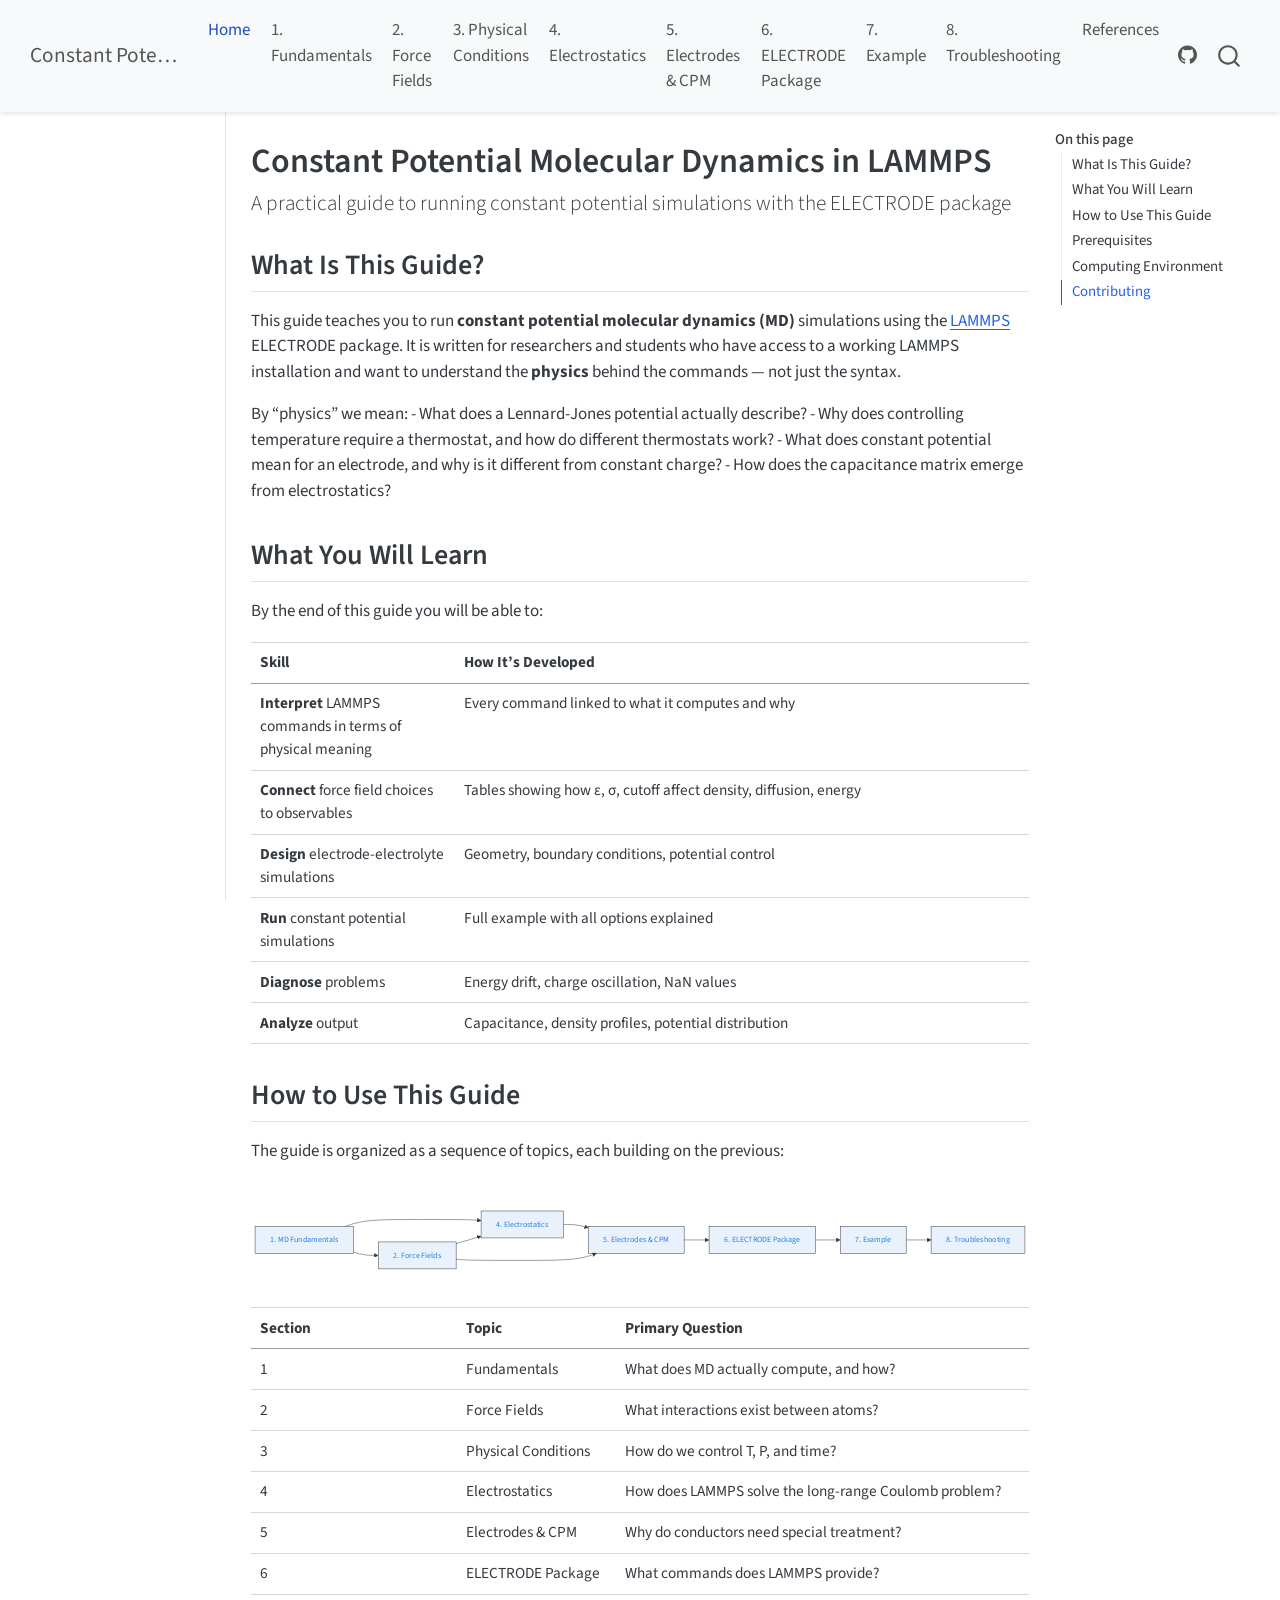
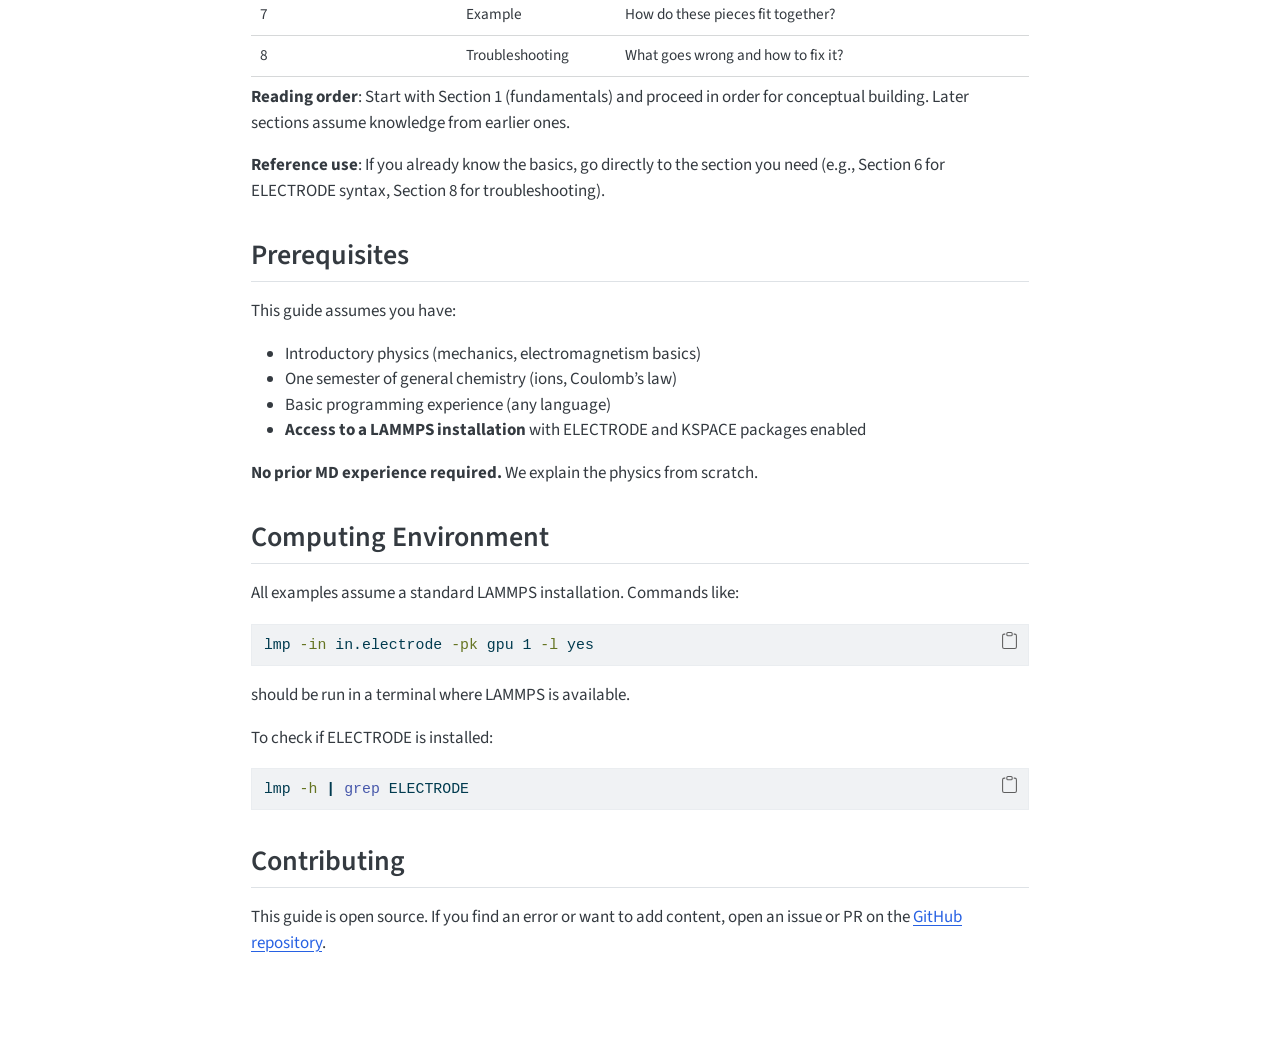
<file: index.html>
<!DOCTYPE html>
<html xmlns="http://www.w3.org/1999/xhtml" lang="en" xml:lang="en"><head>

<meta charset="utf-8">
<meta name="generator" content="quarto-1.9.36">

<meta name="viewport" content="width=device-width, initial-scale=1.0, user-scalable=yes">


<title>Constant Potential Molecular Dynamics in LAMMPS – Constant Potential MD in LAMMPS</title>
<style>
/* Default styles provided by pandoc.
** See https://pandoc.org/MANUAL.html#variables-for-html for config info.
*/
code{white-space: pre-wrap;}
span.smallcaps{font-variant: small-caps;}
div.columns{display: flex; gap: min(4vw, 1.5em);}
div.column{flex: auto; overflow-x: auto;}
div.hanging-indent{margin-left: 1.5em; text-indent: -1.5em;}
ul.task-list{list-style: none;}
ul.task-list li input[type="checkbox"] {
  width: 0.8em;
  margin: 0 0.8em 0.2em -1em; /* quarto-specific, see https://github.com/quarto-dev/quarto-cli/issues/4556 */ 
  vertical-align: middle;
}
/* CSS for syntax highlighting */
html { -webkit-text-size-adjust: 100%; }
pre > code.sourceCode { white-space: pre; position: relative; }
pre > code.sourceCode > span { display: inline-block; line-height: 1.25; }
pre > code.sourceCode > span:empty { height: 1.2em; }
.sourceCode { overflow: visible; }
code.sourceCode > span { color: inherit; text-decoration: inherit; }
div.sourceCode { margin: 1em 0; }
pre.sourceCode { margin: 0; }
@media screen {
div.sourceCode { overflow: auto; }
}
@media print {
pre > code.sourceCode { white-space: pre-wrap; }
pre > code.sourceCode > span { text-indent: -5em; padding-left: 5em; }
}
pre.numberSource code
  { counter-reset: source-line 0; }
pre.numberSource code > span
  { position: relative; left: -4em; counter-increment: source-line; }
pre.numberSource code > span > a:first-child::before
  { content: counter(source-line);
    position: relative; left: -1em; text-align: right; vertical-align: baseline;
    border: none; display: inline-block;
    -webkit-touch-callout: none; -webkit-user-select: none;
    -khtml-user-select: none; -moz-user-select: none;
    -ms-user-select: none; user-select: none;
    padding: 0 4px; width: 4em;
  }
pre.numberSource { margin-left: 3em;  padding-left: 4px; }
div.sourceCode
  {   }
@media screen {
pre > code.sourceCode > span > a:first-child::before { text-decoration: underline; }
}
</style>


<script src="site_libs/quarto-nav/quarto-nav.js"></script>
<script src="site_libs/quarto-nav/headroom.min.js"></script>
<script src="site_libs/clipboard/clipboard.min.js"></script>
<script src="site_libs/quarto-search/autocomplete.umd.js"></script>
<script src="site_libs/quarto-search/fuse.min.js"></script>
<script src="site_libs/quarto-search/quarto-search.js"></script>
<meta name="quarto:offset" content="./">
<script src="site_libs/quarto-html/quarto.js" type="module"></script>
<script src="site_libs/quarto-html/tabsets/tabsets.js" type="module"></script>
<script src="site_libs/quarto-html/popper.min.js"></script>
<script src="site_libs/quarto-html/tippy.umd.min.js"></script>
<script src="site_libs/quarto-html/anchor.min.js"></script>
<link href="site_libs/quarto-html/tippy.css" rel="stylesheet">
<link href="site_libs/quarto-html/quarto-syntax-highlighting-845c23b38eaddc0f92fda52bfe77a8c8.css" rel="stylesheet" id="quarto-text-highlighting-styles">
<script src="site_libs/bootstrap/bootstrap.min.js"></script>
<link href="site_libs/bootstrap/bootstrap-icons.css" rel="stylesheet">
<link href="site_libs/bootstrap/bootstrap-ff0631ae66c640f7beec88805fcb678e.min.css" rel="stylesheet" append-hash="true" id="quarto-bootstrap" data-mode="light">
<script id="quarto-search-options" type="application/json">{
  "location": "navbar",
  "copy-button": false,
  "collapse-after": 3,
  "panel-placement": "end",
  "type": "overlay",
  "limit": 50,
  "keyboard-shortcut": [
    "f",
    "/",
    "s"
  ],
  "show-item-context": false,
  "language": {
    "search-no-results-text": "No results",
    "search-matching-documents-text": "matching documents",
    "search-copy-link-title": "Copy link to search",
    "search-hide-matches-text": "Hide additional matches",
    "search-more-match-text": "more match in this document",
    "search-more-matches-text": "more matches in this document",
    "search-clear-button-title": "Clear",
    "search-text-placeholder": "",
    "search-detached-cancel-button-title": "Cancel",
    "search-submit-button-title": "Submit",
    "search-label": "Search"
  }
}</script>
<script src="site_libs/quarto-diagram/mermaid.min.js"></script>
<script src="site_libs/quarto-diagram/mermaid-init.js"></script>
<link href="site_libs/quarto-diagram/mermaid.css" rel="stylesheet">


<link rel="stylesheet" href="styles.css">
</head>

<body class="nav-sidebar docked nav-fixed quarto-light">

<div id="quarto-search-results"></div>
  <header id="quarto-header" class="headroom fixed-top">
    <nav class="navbar navbar-expand-lg " data-bs-theme="dark">
      <div class="navbar-container container-fluid">
      <div class="navbar-brand-container mx-auto">
    <a class="navbar-brand" href="./index.html">
    <span class="navbar-title">Constant Potential MD in LAMMPS</span>
    </a>
  </div>
            <div id="quarto-search" class="" title="Search"></div>
          <button class="navbar-toggler" type="button" data-bs-toggle="collapse" data-bs-target="#navbarCollapse" aria-controls="navbarCollapse" role="menu" aria-expanded="false" aria-label="Toggle navigation" onclick="if (window.quartoToggleHeadroom) { window.quartoToggleHeadroom(); }">
  <span class="navbar-toggler-icon"></span>
</button>
          <div class="collapse navbar-collapse" id="navbarCollapse">
            <ul class="navbar-nav navbar-nav-scroll me-auto">
  <li class="nav-item">
    <a class="nav-link active" href="./index.html" aria-current="page"> 
<span class="menu-text">Home</span></a>
  </li>  
  <li class="nav-item">
    <a class="nav-link" href="./01-fundamentals.html"> 
<span class="menu-text">1. Fundamentals</span></a>
  </li>  
  <li class="nav-item">
    <a class="nav-link" href="./02-force-fields.html"> 
<span class="menu-text">2. Force Fields</span></a>
  </li>  
  <li class="nav-item">
    <a class="nav-link" href="./03-physical-conditions.html"> 
<span class="menu-text">3. Physical Conditions</span></a>
  </li>  
  <li class="nav-item">
    <a class="nav-link" href="./04-electrostatics.html"> 
<span class="menu-text">4. Electrostatics</span></a>
  </li>  
  <li class="nav-item">
    <a class="nav-link" href="./05-electrodes-cpm.html"> 
<span class="menu-text">5. Electrodes &amp; CPM</span></a>
  </li>  
  <li class="nav-item">
    <a class="nav-link" href="./06-electrode-package.html"> 
<span class="menu-text">6. ELECTRODE Package</span></a>
  </li>  
  <li class="nav-item">
    <a class="nav-link" href="./07-example-simulation.html"> 
<span class="menu-text">7. Example</span></a>
  </li>  
  <li class="nav-item">
    <a class="nav-link" href="./08-troubleshooting.html"> 
<span class="menu-text">8. Troubleshooting</span></a>
  </li>  
  <li class="nav-item">
    <a class="nav-link" href="./references.html"> 
<span class="menu-text">References</span></a>
  </li>  
</ul>
            <ul class="navbar-nav navbar-nav-scroll ms-auto">
  <li class="nav-item compact">
    <a class="nav-link" href="https://github.com/lammps/lammps"> <i class="bi bi-github" role="img" aria-label="LAMMPS GitHub">
</i> 
<span class="menu-text"></span></a>
  </li>  
</ul>
          </div> <!-- /navcollapse -->
            <div class="quarto-navbar-tools">
</div>
      </div> <!-- /container-fluid -->
    </nav>
  <nav class="quarto-secondary-nav">
    <div class="container-fluid d-flex">
      <button type="button" class="quarto-btn-toggle btn" data-bs-toggle="collapse" role="button" data-bs-target=".quarto-sidebar-collapse-item" aria-controls="quarto-sidebar" aria-expanded="false" aria-label="Toggle sidebar navigation" onclick="if (window.quartoToggleHeadroom) { window.quartoToggleHeadroom(); }">
        <i class="bi bi-layout-text-sidebar-reverse"></i>
      </button>
        <nav class="quarto-page-breadcrumbs" aria-label="breadcrumb"><ol class="breadcrumb"><li class="breadcrumb-item">Constant Potential Molecular Dynamics in LAMMPS</li></ol></nav>
        <a class="flex-grow-1" role="navigation" data-bs-toggle="collapse" data-bs-target=".quarto-sidebar-collapse-item" aria-controls="quarto-sidebar" aria-expanded="false" aria-label="Toggle sidebar navigation" onclick="if (window.quartoToggleHeadroom) { window.quartoToggleHeadroom(); }">      
        </a>
      <button type="button" class="btn quarto-search-button" aria-label="Search" onclick="window.quartoOpenSearch();">
        <i class="bi bi-search"></i>
      </button>
    </div>
  </nav>
</header>
<!-- content -->
<div id="quarto-content" class="quarto-container page-columns page-rows-contents page-layout-article page-navbar">
<!-- sidebar -->
  <nav id="quarto-sidebar" class="sidebar collapse collapse-horizontal quarto-sidebar-collapse-item sidebar-navigation docked overflow-auto">
        <div class="mt-2 flex-shrink-0 align-items-center">
        <div class="sidebar-search">
        <div id="quarto-search" class="" title="Search"></div>
        </div>
        </div>
</nav>
<div id="quarto-sidebar-glass" class="quarto-sidebar-collapse-item" data-bs-toggle="collapse" data-bs-target=".quarto-sidebar-collapse-item"></div>
<!-- margin-sidebar -->
    <div id="quarto-margin-sidebar" class="sidebar margin-sidebar">
        <nav id="TOC" role="doc-toc" class="toc-active">
    <h2 id="toc-title">On this page</h2>
   
  <ul>
  <li><a href="#what-is-this-guide" id="toc-what-is-this-guide" class="nav-link active" data-scroll-target="#what-is-this-guide">What Is This Guide?</a></li>
  <li><a href="#what-you-will-learn" id="toc-what-you-will-learn" class="nav-link" data-scroll-target="#what-you-will-learn">What You Will Learn</a></li>
  <li><a href="#how-to-use-this-guide" id="toc-how-to-use-this-guide" class="nav-link" data-scroll-target="#how-to-use-this-guide">How to Use This Guide</a></li>
  <li><a href="#prerequisites" id="toc-prerequisites" class="nav-link" data-scroll-target="#prerequisites">Prerequisites</a></li>
  <li><a href="#computing-environment" id="toc-computing-environment" class="nav-link" data-scroll-target="#computing-environment">Computing Environment</a></li>
  <li><a href="#contributing" id="toc-contributing" class="nav-link" data-scroll-target="#contributing">Contributing</a></li>
  </ul>
</nav>
    </div>
<!-- main -->
<main class="content" id="quarto-document-content">

<header id="title-block-header" class="quarto-title-block default">
<div class="quarto-title">
<h1 class="title">Constant Potential Molecular Dynamics in LAMMPS</h1>
<p class="subtitle lead">A practical guide to running constant potential simulations with the ELECTRODE package</p>
</div>



<div class="quarto-title-meta">

    
  
    
  </div>
  


</header>


<section id="what-is-this-guide" class="level2">
<h2 class="anchored" data-anchor-id="what-is-this-guide">What Is This Guide?</h2>
<p>This guide teaches you to run <strong>constant potential molecular dynamics (MD)</strong> simulations using the <a href="https://lammps.org">LAMMPS</a> ELECTRODE package. It is written for researchers and students who have access to a working LAMMPS installation and want to understand the <strong>physics</strong> behind the commands — not just the syntax.</p>
<p>By “physics” we mean: - What does a Lennard-Jones potential actually describe? - Why does controlling temperature require a thermostat, and how do different thermostats work? - What does constant potential mean for an electrode, and why is it different from constant charge? - How does the capacitance matrix emerge from electrostatics?</p>
</section>
<section id="what-you-will-learn" class="level2">
<h2 class="anchored" data-anchor-id="what-you-will-learn">What You Will Learn</h2>
<p>By the end of this guide you will be able to:</p>
<table class="caption-top table">
<colgroup>
<col style="width: 26%">
<col style="width: 73%">
</colgroup>
<thead>
<tr class="header">
<th>Skill</th>
<th>How It’s Developed</th>
</tr>
</thead>
<tbody>
<tr class="odd">
<td><strong>Interpret</strong> LAMMPS commands in terms of physical meaning</td>
<td>Every command linked to what it computes and why</td>
</tr>
<tr class="even">
<td><strong>Connect</strong> force field choices to observables</td>
<td>Tables showing how ε, σ, cutoff affect density, diffusion, energy</td>
</tr>
<tr class="odd">
<td><strong>Design</strong> electrode-electrolyte simulations</td>
<td>Geometry, boundary conditions, potential control</td>
</tr>
<tr class="even">
<td><strong>Run</strong> constant potential simulations</td>
<td>Full example with all options explained</td>
</tr>
<tr class="odd">
<td><strong>Diagnose</strong> problems</td>
<td>Energy drift, charge oscillation, NaN values</td>
</tr>
<tr class="even">
<td><strong>Analyze</strong> output</td>
<td>Capacitance, density profiles, potential distribution</td>
</tr>
</tbody>
</table>
</section>
<section id="how-to-use-this-guide" class="level2">
<h2 class="anchored" data-anchor-id="how-to-use-this-guide">How to Use This Guide</h2>
<p>The guide is organized as a sequence of topics, each building on the previous:</p>
<div class="cell" data-layout-align="default">
<div class="cell-output-display">
<div>
<p></p><figure class="figure"><p></p>
<div>
<pre class="mermaid mermaid-js">flowchart LR
    A[1. MD Fundamentals] --&gt; B[2. Force Fields]
    A --&gt; C[4. Electrostatics]
    B --&gt; C
    C --&gt; D[5. Electrodes &amp; CPM]
    D --&gt; E[6. ELECTRODE Package]
    E --&gt; F[7. Example]
    F --&gt; G[8. Troubleshooting]
    B --&gt; D
</pre>
</div>
<p></p></figure><p></p>
</div>
</div>
</div>
<table class="caption-top table">
<colgroup>
<col style="width: 26%">
<col style="width: 20%">
<col style="width: 52%">
</colgroup>
<thead>
<tr class="header">
<th>Section</th>
<th>Topic</th>
<th>Primary Question</th>
</tr>
</thead>
<tbody>
<tr class="odd">
<td>1</td>
<td>Fundamentals</td>
<td>What does MD actually compute, and how?</td>
</tr>
<tr class="even">
<td>2</td>
<td>Force Fields</td>
<td>What interactions exist between atoms?</td>
</tr>
<tr class="odd">
<td>3</td>
<td>Physical Conditions</td>
<td>How do we control T, P, and time?</td>
</tr>
<tr class="even">
<td>4</td>
<td>Electrostatics</td>
<td>How does LAMMPS solve the long-range Coulomb problem?</td>
</tr>
<tr class="odd">
<td>5</td>
<td>Electrodes &amp; CPM</td>
<td>Why do conductors need special treatment?</td>
</tr>
<tr class="even">
<td>6</td>
<td>ELECTRODE Package</td>
<td>What commands does LAMMPS provide?</td>
</tr>
<tr class="odd">
<td>7</td>
<td>Example</td>
<td>How do these pieces fit together?</td>
</tr>
<tr class="even">
<td>8</td>
<td>Troubleshooting</td>
<td>What goes wrong and how to fix it?</td>
</tr>
</tbody>
</table>
<p><strong>Reading order</strong>: Start with Section 1 (fundamentals) and proceed in order for conceptual building. Later sections assume knowledge from earlier ones.</p>
<p><strong>Reference use</strong>: If you already know the basics, go directly to the section you need (e.g., Section 6 for ELECTRODE syntax, Section 8 for troubleshooting).</p>
</section>
<section id="prerequisites" class="level2">
<h2 class="anchored" data-anchor-id="prerequisites">Prerequisites</h2>
<p>This guide assumes you have:</p>
<ul>
<li>Introductory physics (mechanics, electromagnetism basics)</li>
<li>One semester of general chemistry (ions, Coulomb’s law)</li>
<li>Basic programming experience (any language)</li>
<li><strong>Access to a LAMMPS installation</strong> with ELECTRODE and KSPACE packages enabled</li>
</ul>
<p><strong>No prior MD experience required.</strong> We explain the physics from scratch.</p>
</section>
<section id="computing-environment" class="level2">
<h2 class="anchored" data-anchor-id="computing-environment">Computing Environment</h2>
<p>All examples assume a standard LAMMPS installation. Commands like:</p>
<div class="code-copy-outer-scaffold"><div class="sourceCode" id="cb1"><pre class="sourceCode bash code-with-copy"><code class="sourceCode bash"><span id="cb1-1"><a href="#cb1-1" aria-hidden="true" tabindex="-1"></a><span class="ex">lmp</span> <span class="at">-in</span> in.electrode <span class="at">-pk</span> gpu 1 <span class="at">-l</span> yes</span></code></pre></div><button title="Copy to Clipboard" class="code-copy-button"><i class="bi"></i></button></div>
<p>should be run in a terminal where LAMMPS is available.</p>
<p>To check if ELECTRODE is installed:</p>
<div class="code-copy-outer-scaffold"><div class="sourceCode" id="cb2"><pre class="sourceCode bash code-with-copy"><code class="sourceCode bash"><span id="cb2-1"><a href="#cb2-1" aria-hidden="true" tabindex="-1"></a><span class="ex">lmp</span> <span class="at">-h</span> <span class="kw">|</span> <span class="fu">grep</span> ELECTRODE</span></code></pre></div><button title="Copy to Clipboard" class="code-copy-button"><i class="bi"></i></button></div>
</section>
<section id="contributing" class="level2">
<h2 class="anchored" data-anchor-id="contributing">Contributing</h2>
<p>This guide is open source. If you find an error or want to add content, open an issue or PR on the <a href="https://github.com/srtee/mddocs">GitHub repository</a>.</p>


</section>

</main> <!-- /main -->
<script id="quarto-html-after-body" type="application/javascript">
  window.document.addEventListener("DOMContentLoaded", function (event) {
    const icon = "";
    const anchorJS = new window.AnchorJS();
    anchorJS.options = {
      placement: 'right',
      icon: icon
    };
    anchorJS.add('.anchored');
    const isCodeAnnotation = (el) => {
      for (const clz of el.classList) {
        if (clz.startsWith('code-annotation-')) {                     
          return true;
        }
      }
      return false;
    }
    const onCopySuccess = function(e) {
      // button target
      const button = e.trigger;
      // don't keep focus
      button.blur();
      // flash "checked"
      button.classList.add('code-copy-button-checked');
      var currentTitle = button.getAttribute("title");
      button.setAttribute("title", "Copied!");
      let tooltip;
      if (window.bootstrap) {
        button.setAttribute("data-bs-toggle", "tooltip");
        button.setAttribute("data-bs-placement", "left");
        button.setAttribute("data-bs-title", "Copied!");
        tooltip = new bootstrap.Tooltip(button, 
          { trigger: "manual", 
            customClass: "code-copy-button-tooltip",
            offset: [0, -8]});
        tooltip.show();    
      }
      setTimeout(function() {
        if (tooltip) {
          tooltip.hide();
          button.removeAttribute("data-bs-title");
          button.removeAttribute("data-bs-toggle");
          button.removeAttribute("data-bs-placement");
        }
        button.setAttribute("title", currentTitle);
        button.classList.remove('code-copy-button-checked');
      }, 1000);
      // clear code selection
      e.clearSelection();
    }
    const getTextToCopy = function(trigger) {
      const outerScaffold = trigger.parentElement.cloneNode(true);
      const codeEl = outerScaffold.querySelector('code');
      for (const childEl of codeEl.children) {
        if (isCodeAnnotation(childEl)) {
          childEl.remove();
        }
      }
      return codeEl.innerText;
    }
    const clipboard = new window.ClipboardJS('.code-copy-button:not([data-in-quarto-modal])', {
      text: getTextToCopy
    });
    clipboard.on('success', onCopySuccess);
    if (window.document.getElementById('quarto-embedded-source-code-modal')) {
      const clipboardModal = new window.ClipboardJS('.code-copy-button[data-in-quarto-modal]', {
        text: getTextToCopy,
        container: window.document.getElementById('quarto-embedded-source-code-modal')
      });
      clipboardModal.on('success', onCopySuccess);
    }
      var localhostRegex = new RegExp(/^(?:http|https):\/\/localhost\:?[0-9]*\//);
      var mailtoRegex = new RegExp(/^mailto:/);
        var filterRegex = new RegExp("https:\/\/srtee\.github\.io\/mddocs\/");
      var isInternal = (href) => {
          return filterRegex.test(href) || localhostRegex.test(href) || mailtoRegex.test(href);
      }
      // Inspect non-navigation links and adorn them if external
     var links = window.document.querySelectorAll('a[href]:not(.nav-link):not(.navbar-brand):not(.toc-action):not(.sidebar-link):not(.sidebar-item-toggle):not(.pagination-link):not(.no-external):not([aria-hidden]):not(.dropdown-item):not(.quarto-navigation-tool):not(.about-link)');
      for (var i=0; i<links.length; i++) {
        const link = links[i];
        if (!isInternal(link.href)) {
          // undo the damage that might have been done by quarto-nav.js in the case of
          // links that we want to consider external
          if (link.dataset.originalHref !== undefined) {
            link.href = link.dataset.originalHref;
          }
            // target, if specified
            link.setAttribute("target", "_blank");
            if (link.getAttribute("rel") === null) {
              link.setAttribute("rel", "noopener");
            }
        }
      }
    function tippyHover(el, contentFn, onTriggerFn, onUntriggerFn) {
      const config = {
        allowHTML: true,
        maxWidth: 500,
        delay: 100,
        arrow: false,
        appendTo: function(el) {
            return el.parentElement;
        },
        interactive: true,
        interactiveBorder: 10,
        theme: 'quarto',
        placement: 'bottom-start',
      };
      if (contentFn) {
        config.content = contentFn;
      }
      if (onTriggerFn) {
        config.onTrigger = onTriggerFn;
      }
      if (onUntriggerFn) {
        config.onUntrigger = onUntriggerFn;
      }
      window.tippy(el, config); 
    }
    const noterefs = window.document.querySelectorAll('a[role="doc-noteref"]');
    for (var i=0; i<noterefs.length; i++) {
      const ref = noterefs[i];
      tippyHover(ref, function() {
        // use id or data attribute instead here
        let href = ref.getAttribute('data-footnote-href') || ref.getAttribute('href');
        try { href = new URL(href).hash; } catch {}
        const id = href.replace(/^#\/?/, "");
        const note = window.document.getElementById(id);
        if (note) {
          return note.innerHTML;
        } else {
          return "";
        }
      });
    }
    const xrefs = window.document.querySelectorAll('a.quarto-xref');
    const processXRef = (id, note) => {
      // Strip column container classes
      const stripColumnClz = (el) => {
        el.classList.remove("page-full", "page-columns");
        if (el.children) {
          for (const child of el.children) {
            stripColumnClz(child);
          }
        }
      }
      stripColumnClz(note)
      if (id === null || id.startsWith('sec-')) {
        // Special case sections, only their first couple elements
        const container = document.createElement("div");
        if (note.children && note.children.length > 2) {
          container.appendChild(note.children[0].cloneNode(true));
          for (let i = 1; i < note.children.length; i++) {
            const child = note.children[i];
            if (child.tagName === "P" && child.innerText === "") {
              continue;
            } else {
              container.appendChild(child.cloneNode(true));
              break;
            }
          }
          if (window.Quarto?.typesetMath) {
            window.Quarto.typesetMath(container);
          }
          return container.innerHTML
        } else {
          if (window.Quarto?.typesetMath) {
            window.Quarto.typesetMath(note);
          }
          return note.innerHTML;
        }
      } else {
        // Remove any anchor links if they are present
        const anchorLink = note.querySelector('a.anchorjs-link');
        if (anchorLink) {
          anchorLink.remove();
        }
        if (window.Quarto?.typesetMath) {
          window.Quarto.typesetMath(note);
        }
        if (note.classList.contains("callout")) {
          return note.outerHTML;
        } else {
          return note.innerHTML;
        }
      }
    }
    for (var i=0; i<xrefs.length; i++) {
      const xref = xrefs[i];
      tippyHover(xref, undefined, function(instance) {
        instance.disable();
        let url = xref.getAttribute('href');
        let hash = undefined; 
        if (url.startsWith('#')) {
          hash = url;
        } else {
          try { hash = new URL(url).hash; } catch {}
        }
        if (hash) {
          const id = hash.replace(/^#\/?/, "");
          const note = window.document.getElementById(id);
          if (note !== null) {
            try {
              const html = processXRef(id, note.cloneNode(true));
              instance.setContent(html);
            } finally {
              instance.enable();
              instance.show();
            }
          } else {
            // See if we can fetch this
            fetch(url.split('#')[0])
            .then(res => res.text())
            .then(html => {
              const parser = new DOMParser();
              const htmlDoc = parser.parseFromString(html, "text/html");
              const note = htmlDoc.getElementById(id);
              if (note !== null) {
                const html = processXRef(id, note);
                instance.setContent(html);
              } 
            }).finally(() => {
              instance.enable();
              instance.show();
            });
          }
        } else {
          // See if we can fetch a full url (with no hash to target)
          // This is a special case and we should probably do some content thinning / targeting
          fetch(url)
          .then(res => res.text())
          .then(html => {
            const parser = new DOMParser();
            const htmlDoc = parser.parseFromString(html, "text/html");
            const note = htmlDoc.querySelector('main.content');
            if (note !== null) {
              // This should only happen for chapter cross references
              // (since there is no id in the URL)
              // remove the first header
              if (note.children.length > 0 && note.children[0].tagName === "HEADER") {
                note.children[0].remove();
              }
              const html = processXRef(null, note);
              instance.setContent(html);
            } 
          }).finally(() => {
            instance.enable();
            instance.show();
          });
        }
      }, function(instance) {
      });
    }
        let selectedAnnoteEl;
        const selectorForAnnotation = ( cell, annotation) => {
          let cellAttr = 'data-code-cell="' + cell + '"';
          let lineAttr = 'data-code-annotation="' +  annotation + '"';
          const selector = 'span[' + cellAttr + '][' + lineAttr + ']';
          return selector;
        }
        const selectCodeLines = (annoteEl) => {
          const doc = window.document;
          const targetCell = annoteEl.getAttribute("data-target-cell");
          const targetAnnotation = annoteEl.getAttribute("data-target-annotation");
          const annoteSpan = window.document.querySelector(selectorForAnnotation(targetCell, targetAnnotation));
          const lines = annoteSpan.getAttribute("data-code-lines").split(",");
          const lineIds = lines.map((line) => {
            return targetCell + "-" + line;
          })
          let top = null;
          let height = null;
          let parent = null;
          if (lineIds.length > 0) {
              //compute the position of the single el (top and bottom and make a div)
              const el = window.document.getElementById(lineIds[0]);
              top = el.offsetTop;
              height = el.offsetHeight;
              parent = el.parentElement.parentElement;
            if (lineIds.length > 1) {
              const lastEl = window.document.getElementById(lineIds[lineIds.length - 1]);
              const bottom = lastEl.offsetTop + lastEl.offsetHeight;
              height = bottom - top;
            }
            if (top !== null && height !== null && parent !== null) {
              // cook up a div (if necessary) and position it 
              let div = window.document.getElementById("code-annotation-line-highlight");
              if (div === null) {
                div = window.document.createElement("div");
                div.setAttribute("id", "code-annotation-line-highlight");
                div.style.position = 'absolute';
                parent.appendChild(div);
              }
              div.style.top = top - 2 + "px";
              div.style.height = height + 4 + "px";
              div.style.left = 0;
              let gutterDiv = window.document.getElementById("code-annotation-line-highlight-gutter");
              if (gutterDiv === null) {
                gutterDiv = window.document.createElement("div");
                gutterDiv.setAttribute("id", "code-annotation-line-highlight-gutter");
                gutterDiv.style.position = 'absolute';
                const codeCell = window.document.getElementById(targetCell);
                const gutter = codeCell.querySelector('.code-annotation-gutter');
                gutter.appendChild(gutterDiv);
              }
              gutterDiv.style.top = top - 2 + "px";
              gutterDiv.style.height = height + 4 + "px";
            }
            selectedAnnoteEl = annoteEl;
          }
        };
        const unselectCodeLines = () => {
          const elementsIds = ["code-annotation-line-highlight", "code-annotation-line-highlight-gutter"];
          elementsIds.forEach((elId) => {
            const div = window.document.getElementById(elId);
            if (div) {
              div.remove();
            }
          });
          selectedAnnoteEl = undefined;
        };
          // Handle positioning of the toggle
      window.addEventListener(
        "resize",
        throttle(() => {
          elRect = undefined;
          if (selectedAnnoteEl) {
            selectCodeLines(selectedAnnoteEl);
          }
        }, 10)
      );
      function throttle(fn, ms) {
      let throttle = false;
      let timer;
        return (...args) => {
          if(!throttle) { // first call gets through
              fn.apply(this, args);
              throttle = true;
          } else { // all the others get throttled
              if(timer) clearTimeout(timer); // cancel #2
              timer = setTimeout(() => {
                fn.apply(this, args);
                timer = throttle = false;
              }, ms);
          }
        };
      }
        // Attach click handler to the DT
        const annoteDls = window.document.querySelectorAll('dt[data-target-cell]');
        for (const annoteDlNode of annoteDls) {
          annoteDlNode.addEventListener('click', (event) => {
            const clickedEl = event.target;
            if (clickedEl !== selectedAnnoteEl) {
              unselectCodeLines();
              const activeEl = window.document.querySelector('dt[data-target-cell].code-annotation-active');
              if (activeEl) {
                activeEl.classList.remove('code-annotation-active');
              }
              selectCodeLines(clickedEl);
              clickedEl.classList.add('code-annotation-active');
            } else {
              // Unselect the line
              unselectCodeLines();
              clickedEl.classList.remove('code-annotation-active');
            }
          });
        }
    const findCites = (el) => {
      const parentEl = el.parentElement;
      if (parentEl) {
        const cites = parentEl.dataset.cites;
        if (cites) {
          return {
            el,
            cites: cites.split(' ')
          };
        } else {
          return findCites(el.parentElement)
        }
      } else {
        return undefined;
      }
    };
    var bibliorefs = window.document.querySelectorAll('a[role="doc-biblioref"]');
    for (var i=0; i<bibliorefs.length; i++) {
      const ref = bibliorefs[i];
      const citeInfo = findCites(ref);
      if (citeInfo) {
        tippyHover(citeInfo.el, function() {
          var popup = window.document.createElement('div');
          citeInfo.cites.forEach(function(cite) {
            var citeDiv = window.document.createElement('div');
            citeDiv.classList.add('hanging-indent');
            citeDiv.classList.add('csl-entry');
            var biblioDiv = window.document.getElementById('ref-' + cite);
            if (biblioDiv) {
              citeDiv.innerHTML = biblioDiv.innerHTML;
            }
            popup.appendChild(citeDiv);
          });
          return popup.innerHTML;
        });
      }
    }
  });
  </script>
</div> <!-- /content -->




</body></html>
</file>
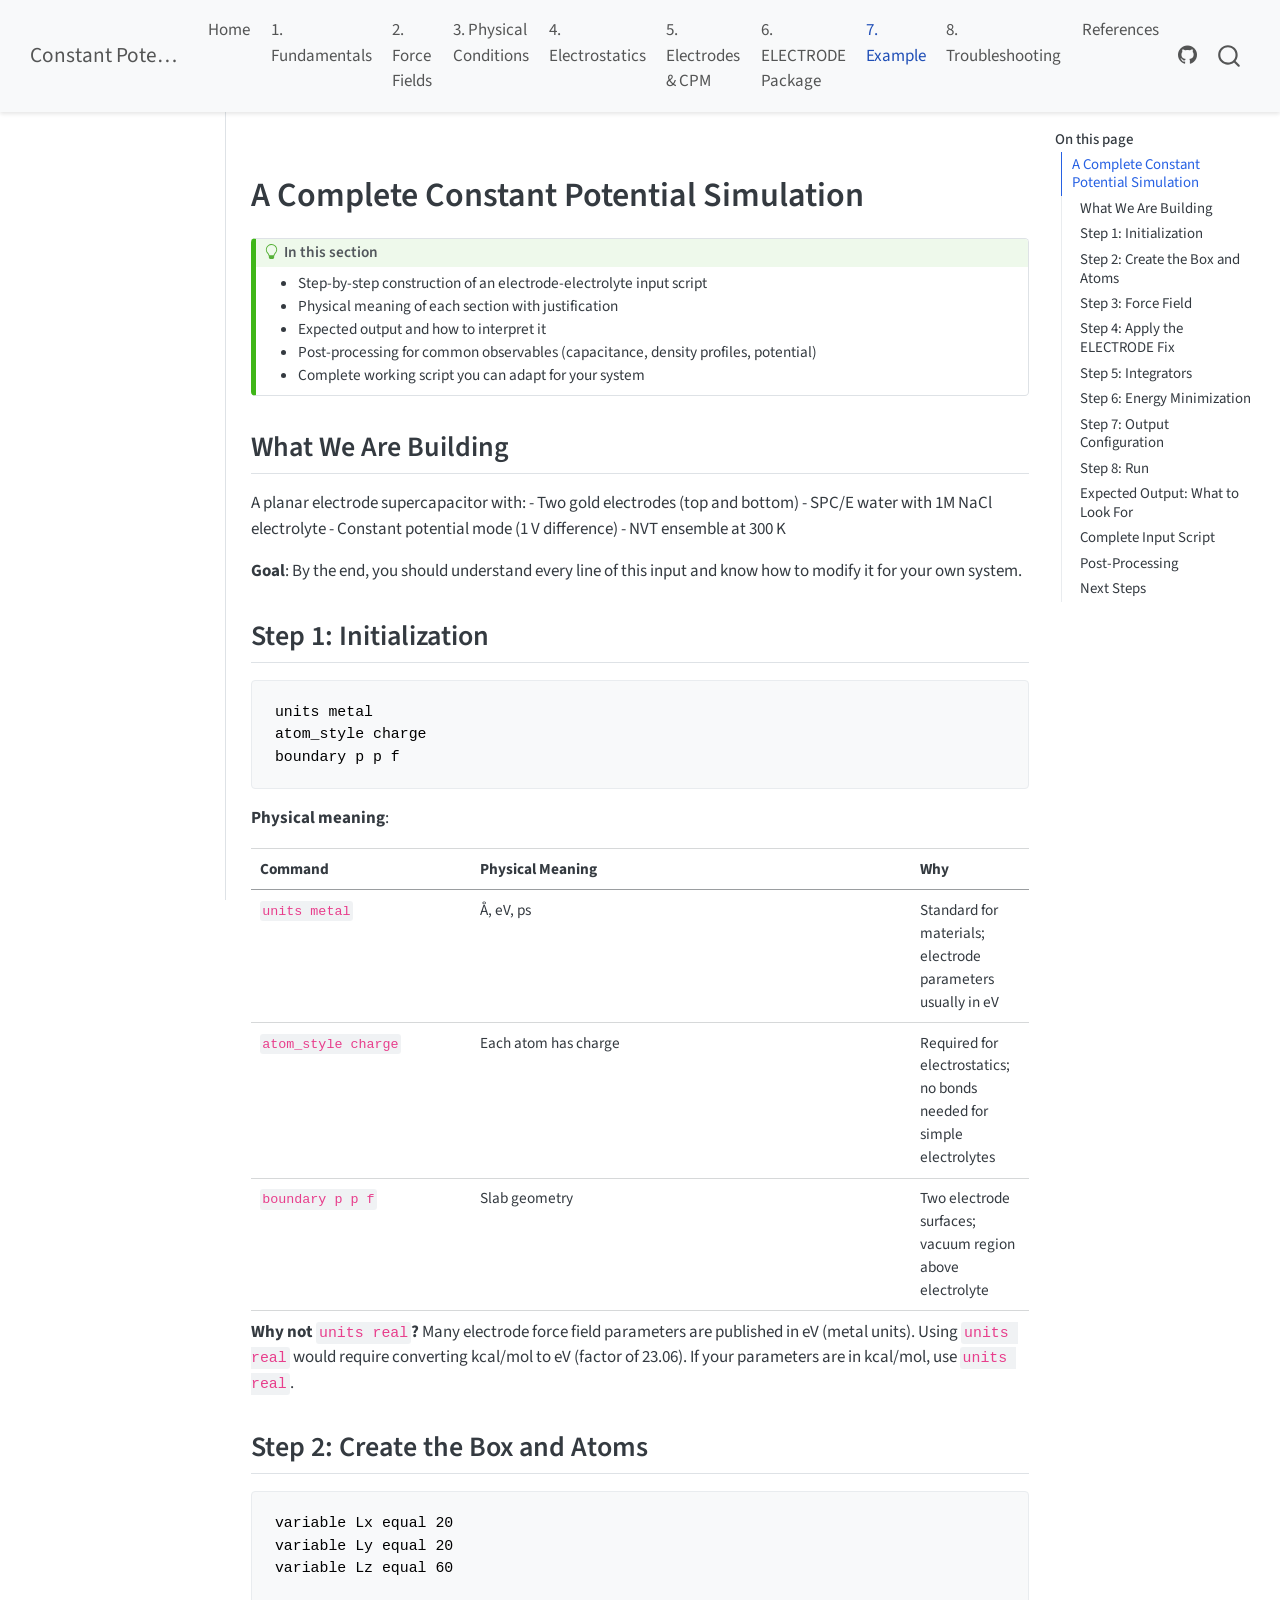
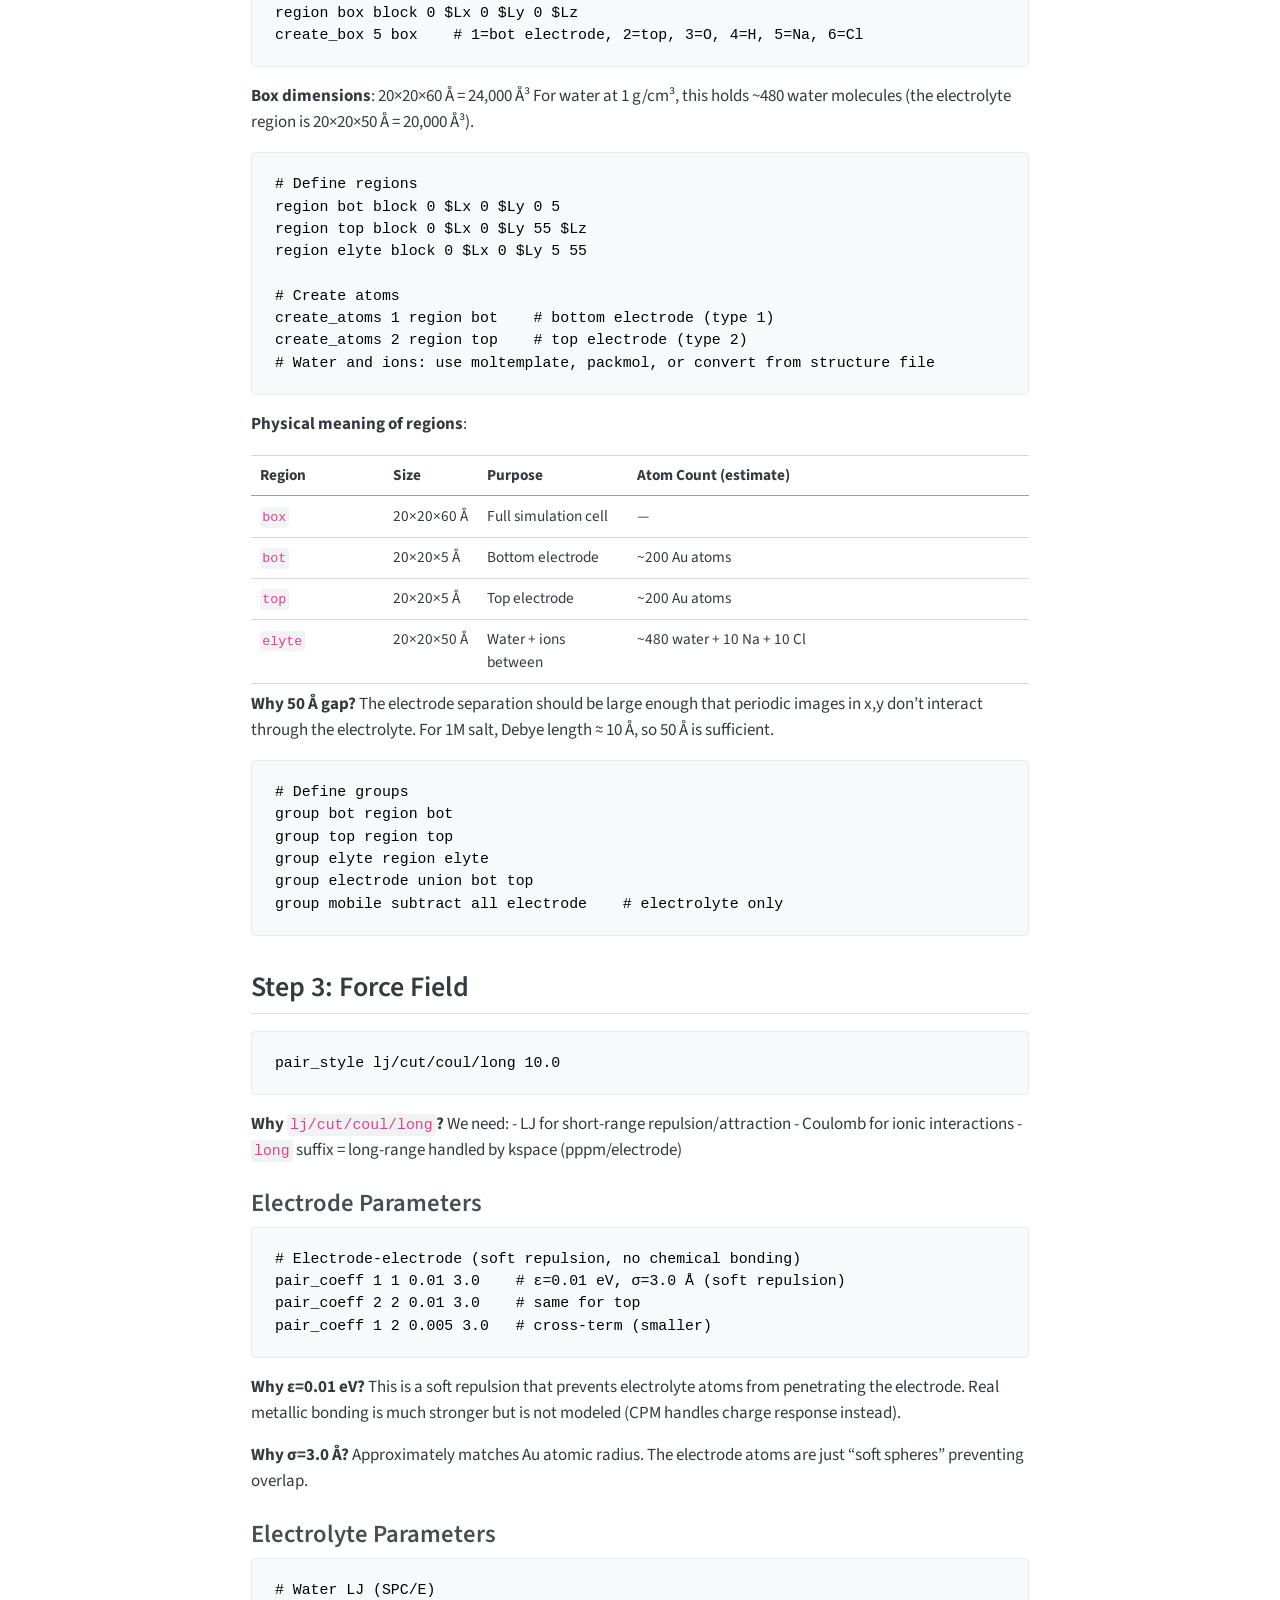
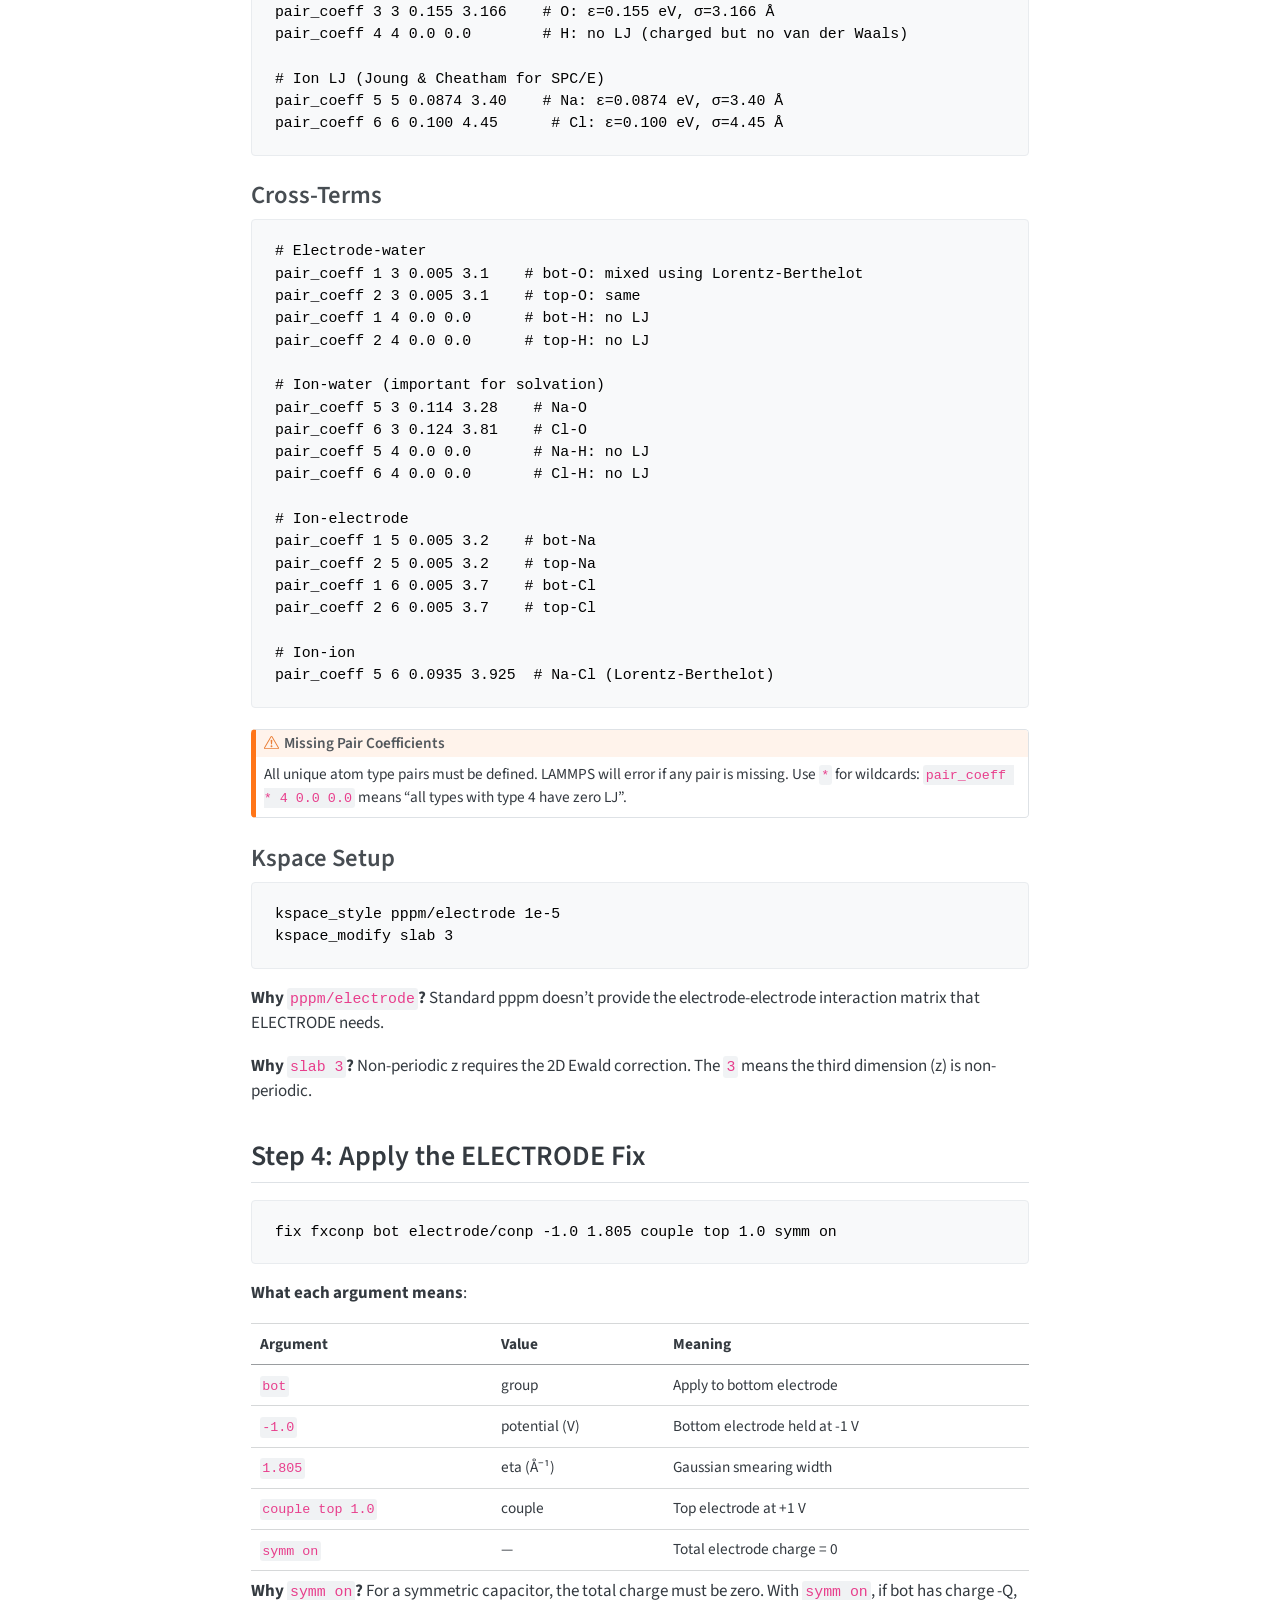
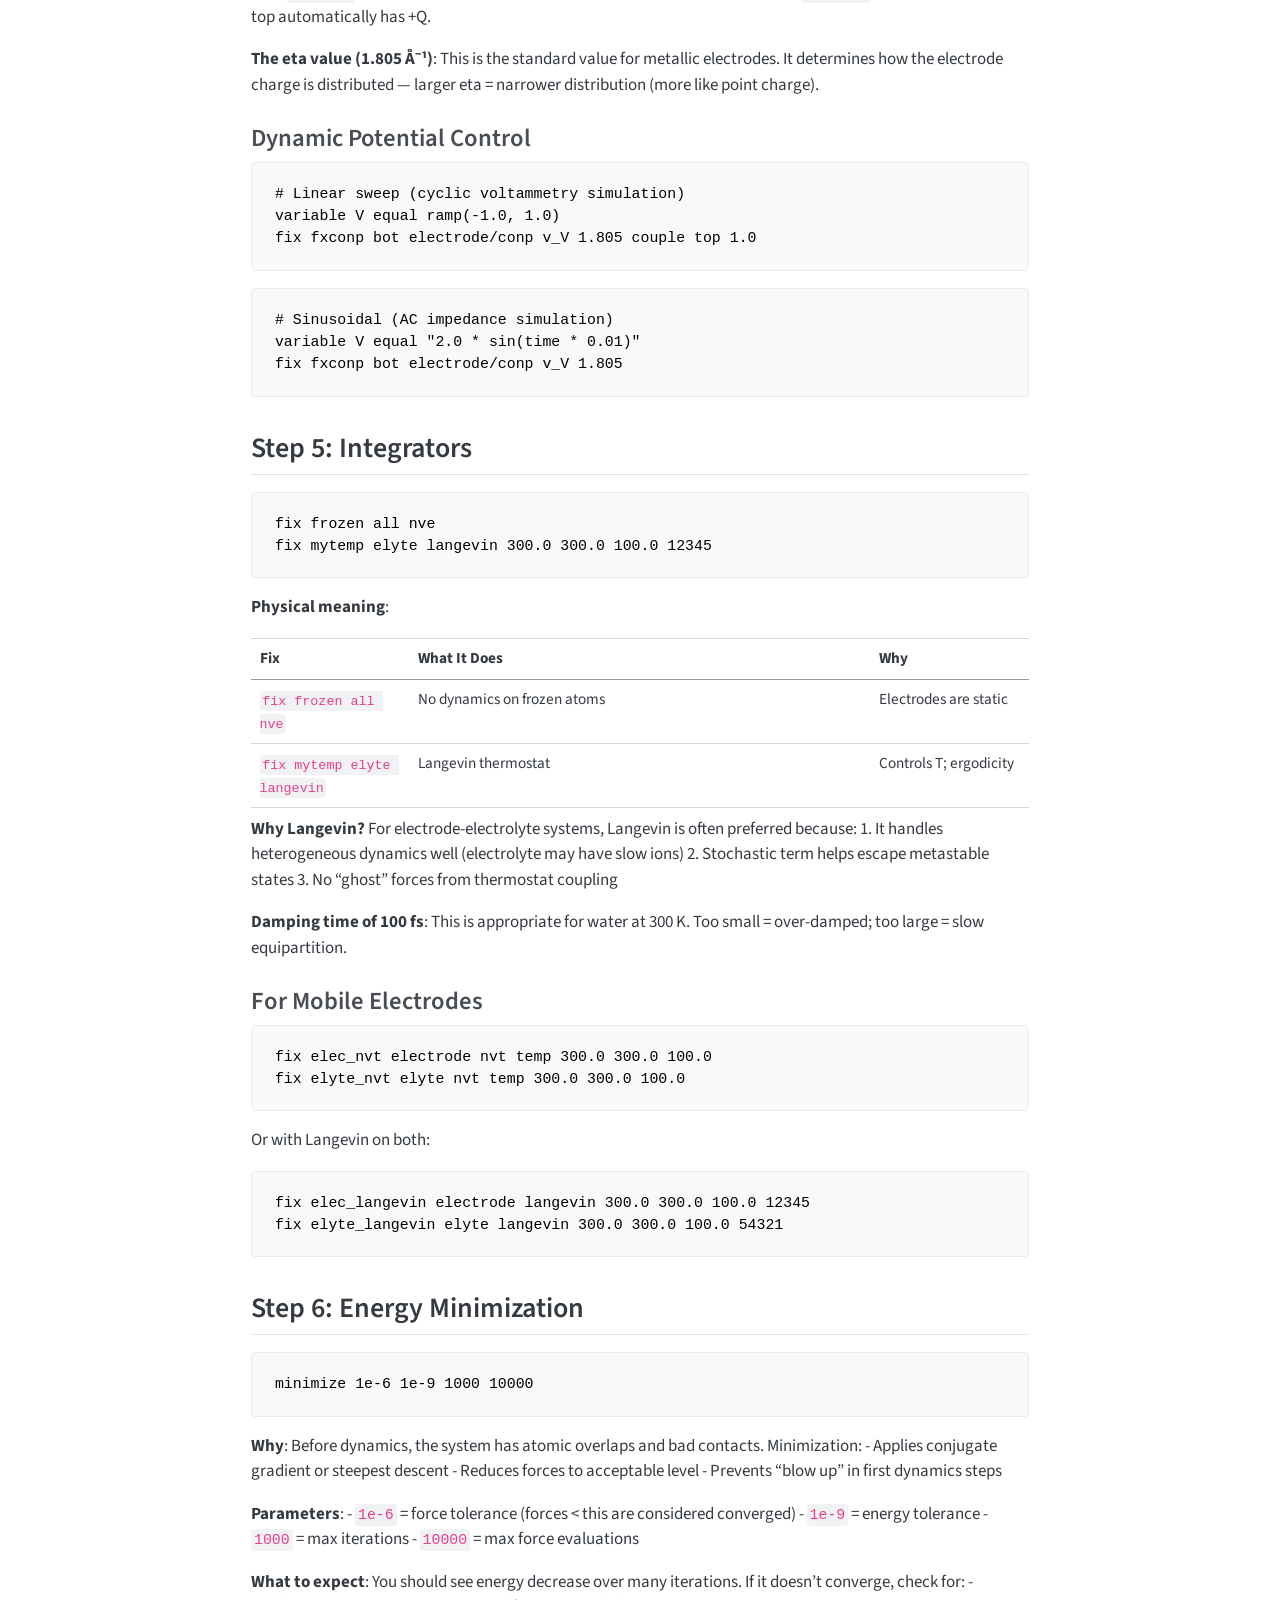
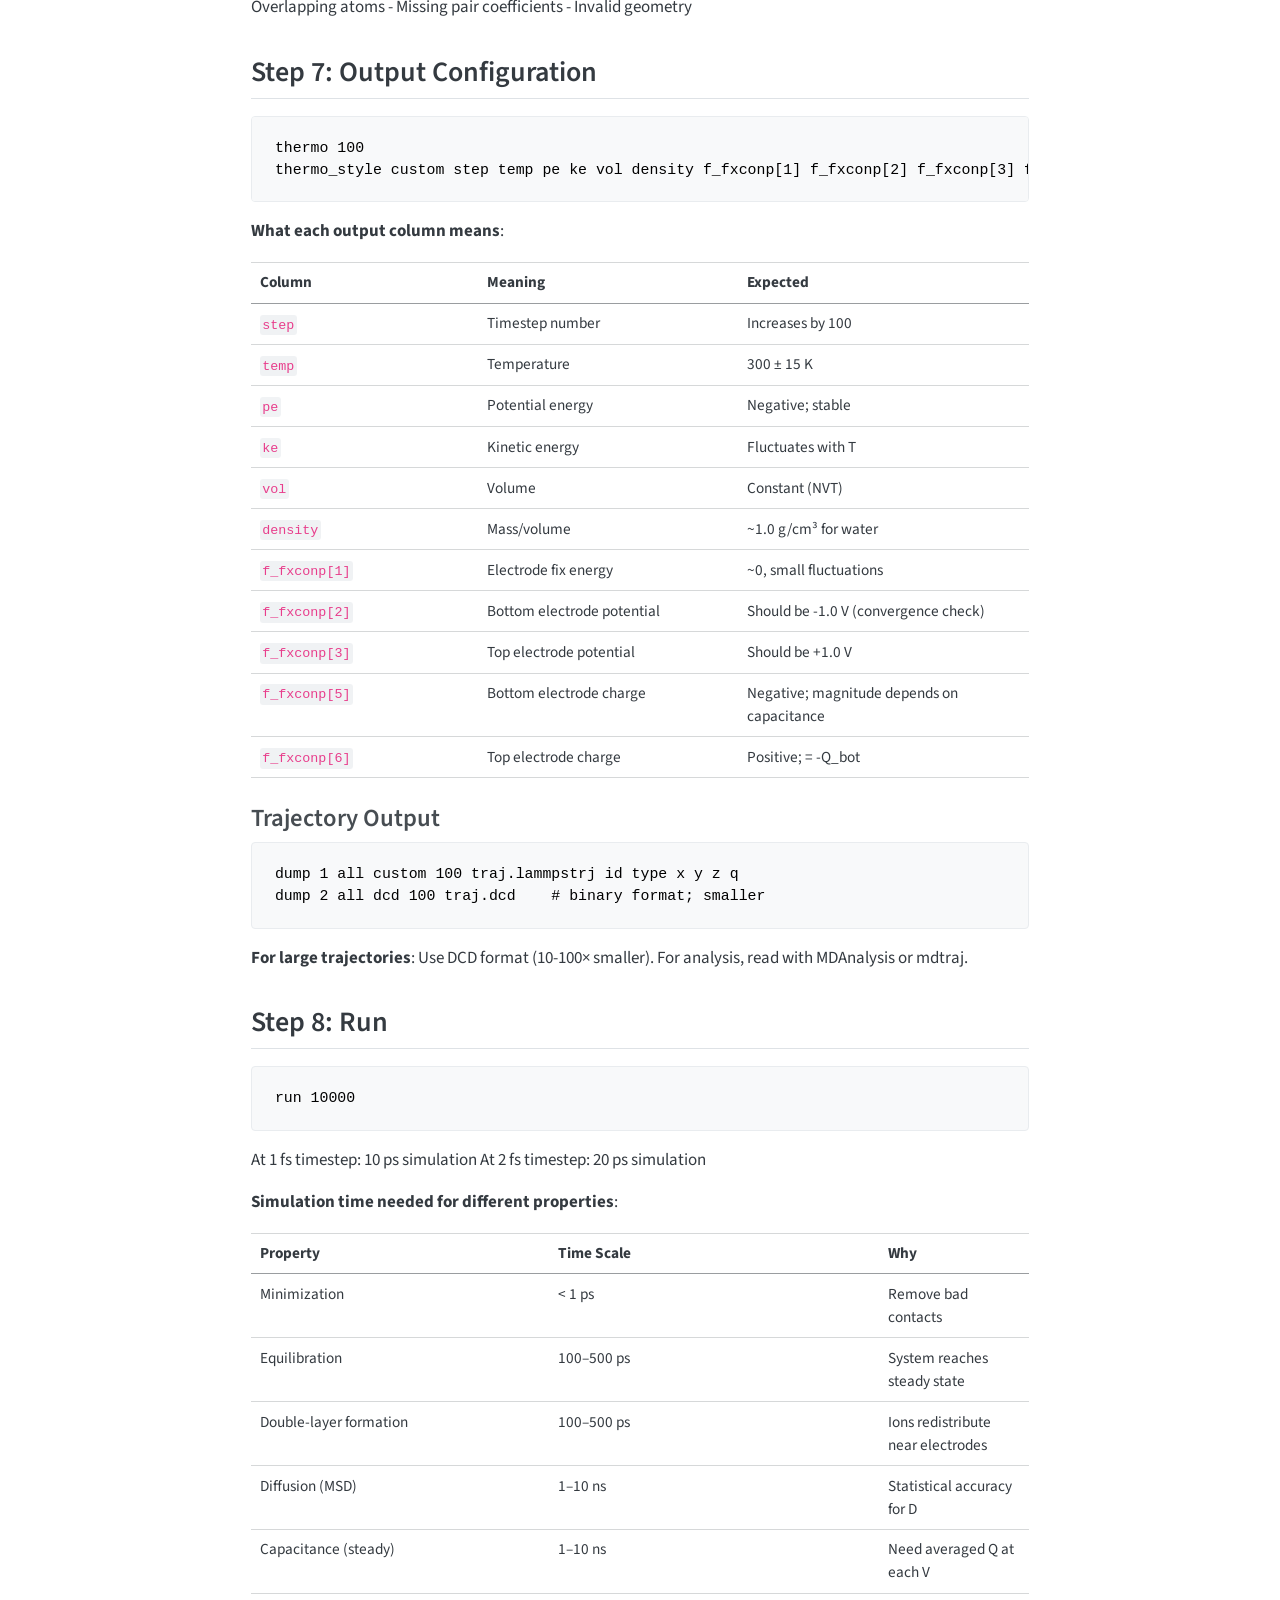
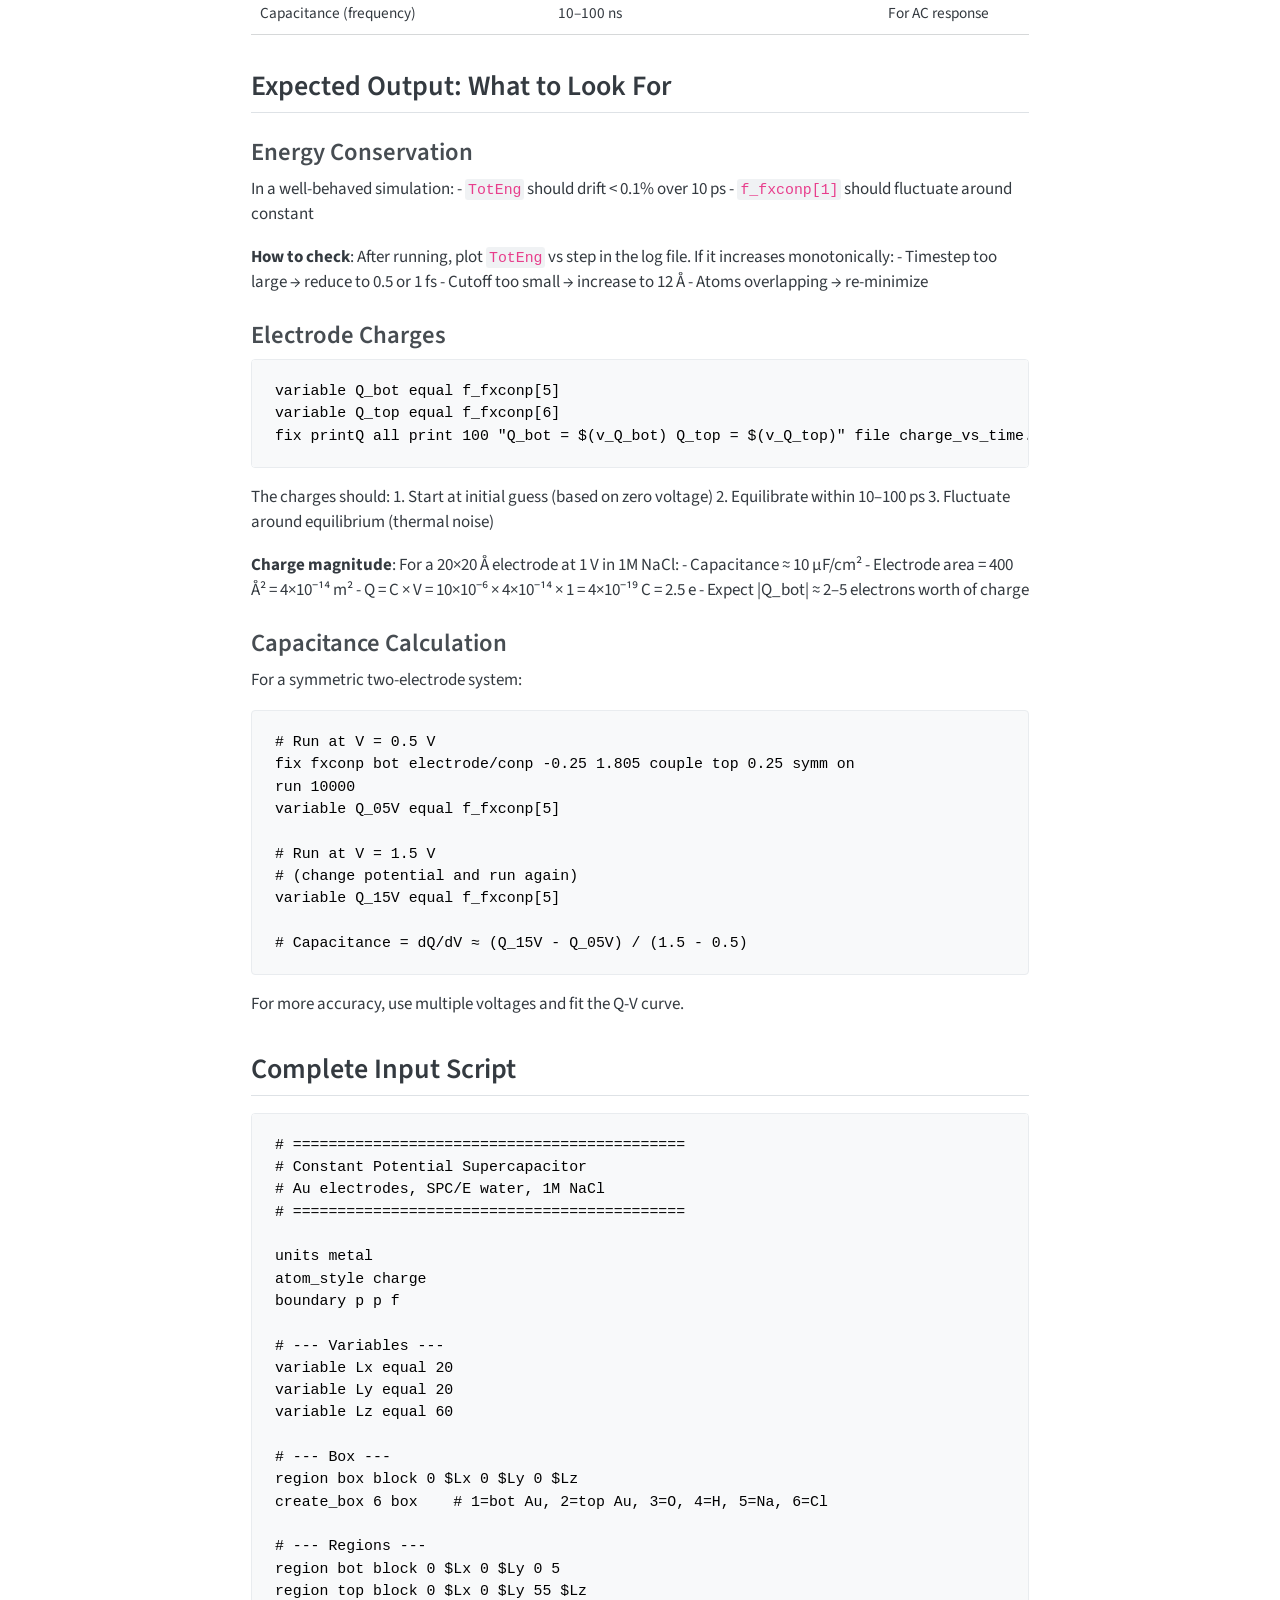
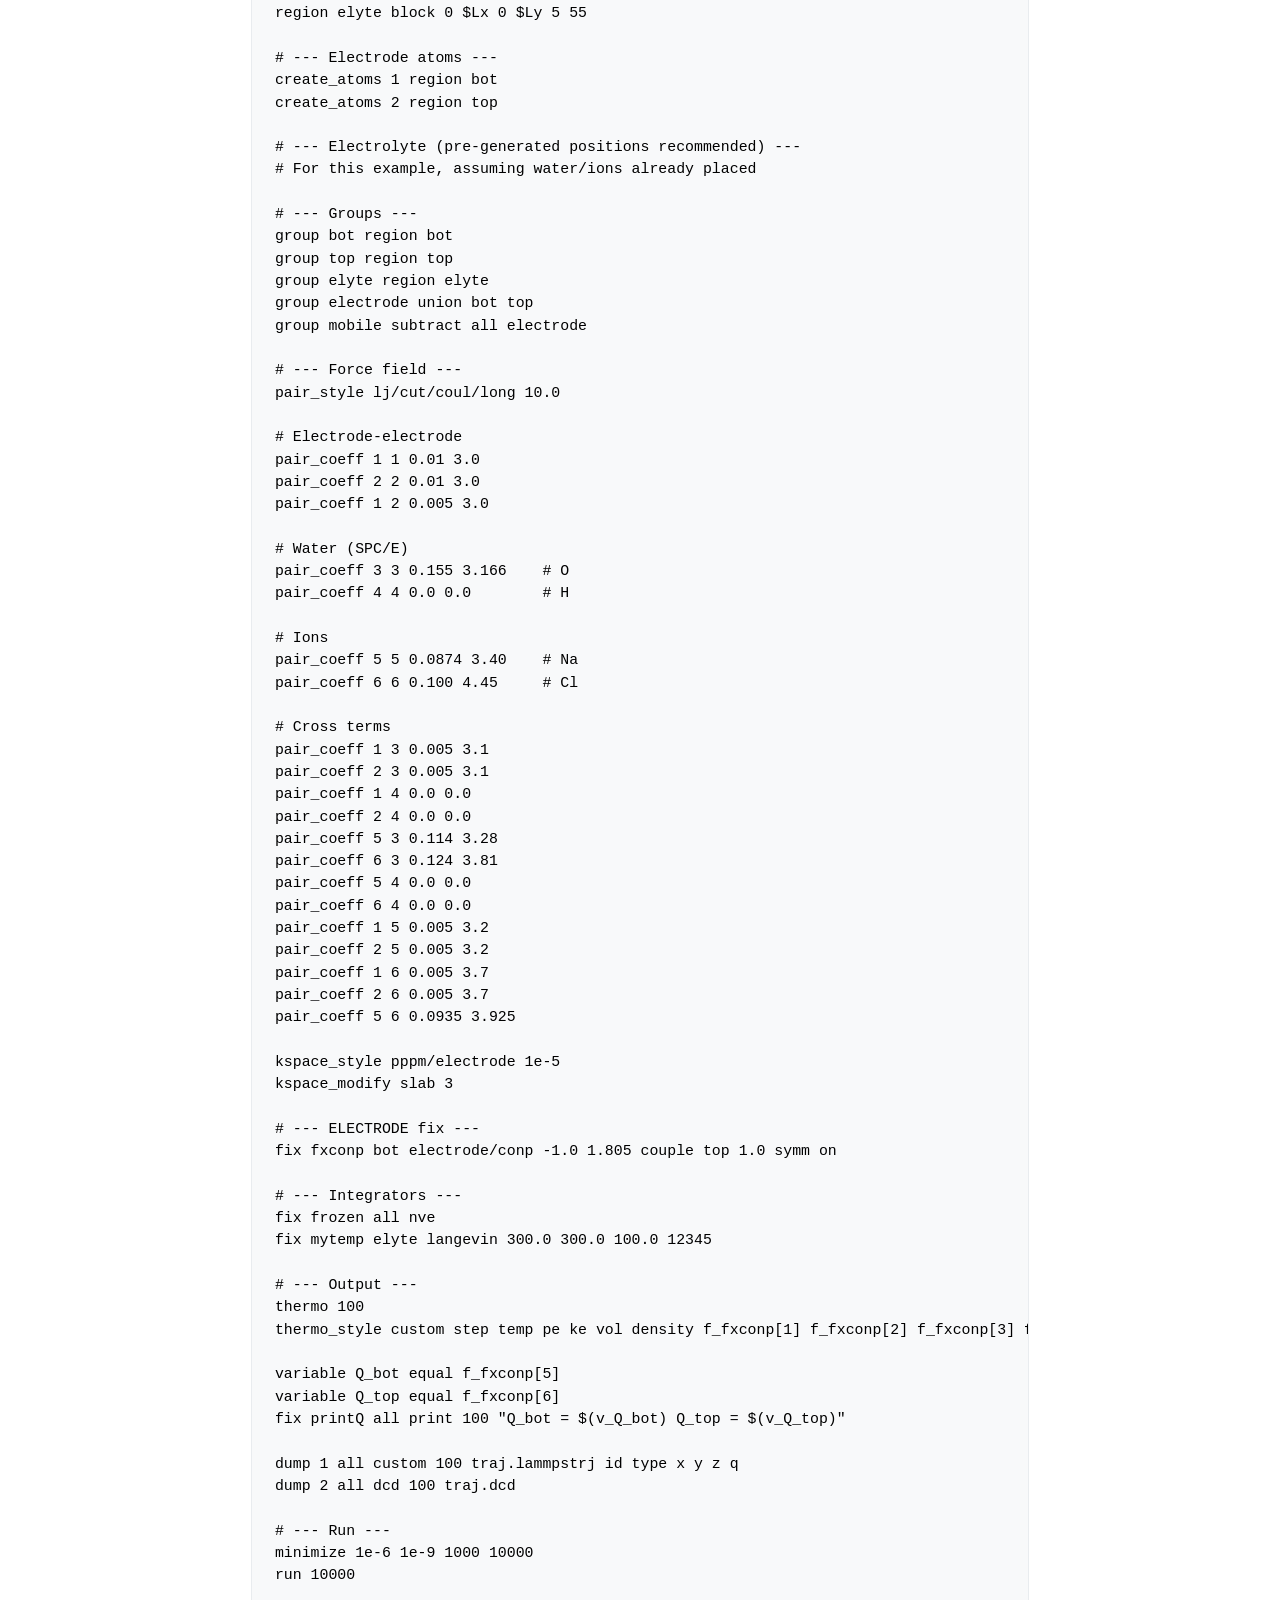
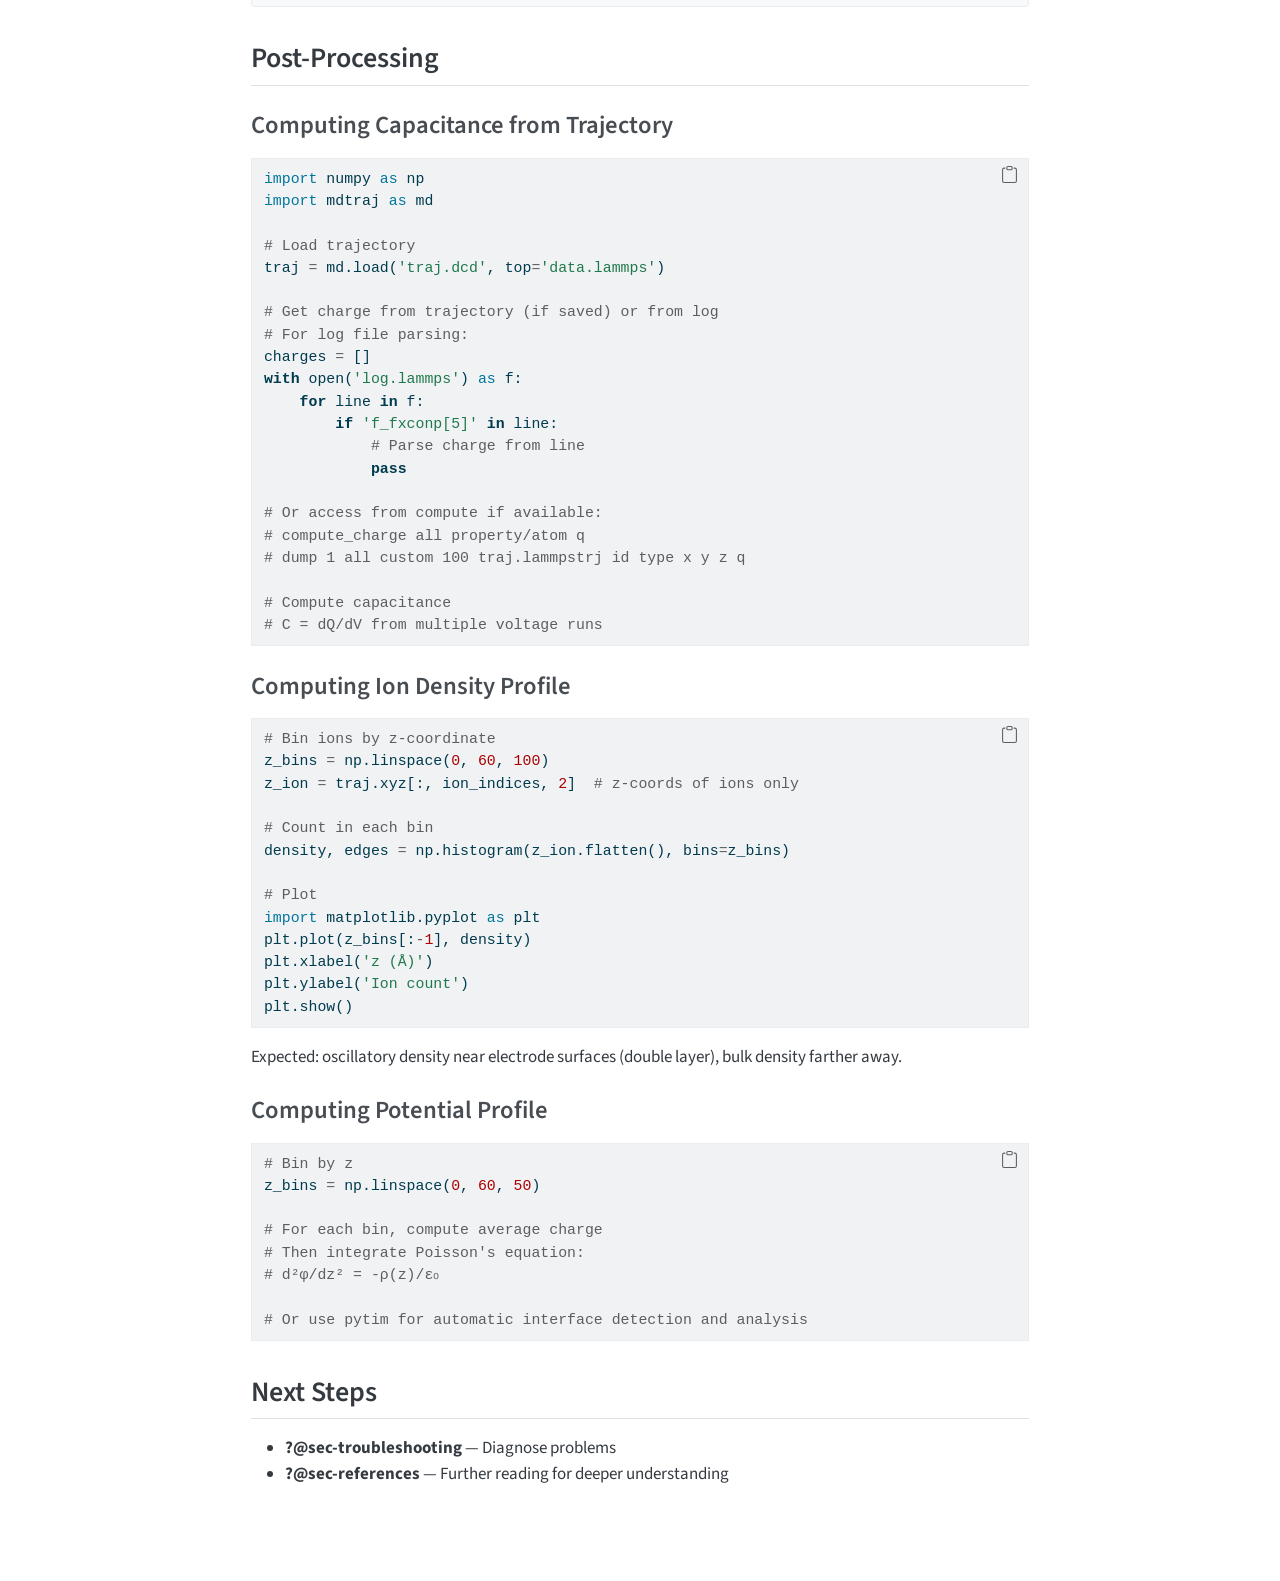
<file: 07-example-simulation.html>
<!DOCTYPE html>
<html xmlns="http://www.w3.org/1999/xhtml" lang="en" xml:lang="en"><head>

<meta charset="utf-8">
<meta name="generator" content="quarto-1.9.36">

<meta name="viewport" content="width=device-width, initial-scale=1.0, user-scalable=yes">


<title>example-simulation – Constant Potential MD in LAMMPS</title>
<style>
/* Default styles provided by pandoc.
** See https://pandoc.org/MANUAL.html#variables-for-html for config info.
*/
code{white-space: pre-wrap;}
span.smallcaps{font-variant: small-caps;}
div.columns{display: flex; gap: min(4vw, 1.5em);}
div.column{flex: auto; overflow-x: auto;}
div.hanging-indent{margin-left: 1.5em; text-indent: -1.5em;}
ul.task-list{list-style: none;}
ul.task-list li input[type="checkbox"] {
  width: 0.8em;
  margin: 0 0.8em 0.2em -1em; /* quarto-specific, see https://github.com/quarto-dev/quarto-cli/issues/4556 */ 
  vertical-align: middle;
}
/* CSS for syntax highlighting */
html { -webkit-text-size-adjust: 100%; }
pre > code.sourceCode { white-space: pre; position: relative; }
pre > code.sourceCode > span { display: inline-block; line-height: 1.25; }
pre > code.sourceCode > span:empty { height: 1.2em; }
.sourceCode { overflow: visible; }
code.sourceCode > span { color: inherit; text-decoration: inherit; }
div.sourceCode { margin: 1em 0; }
pre.sourceCode { margin: 0; }
@media screen {
div.sourceCode { overflow: auto; }
}
@media print {
pre > code.sourceCode { white-space: pre-wrap; }
pre > code.sourceCode > span { text-indent: -5em; padding-left: 5em; }
}
pre.numberSource code
  { counter-reset: source-line 0; }
pre.numberSource code > span
  { position: relative; left: -4em; counter-increment: source-line; }
pre.numberSource code > span > a:first-child::before
  { content: counter(source-line);
    position: relative; left: -1em; text-align: right; vertical-align: baseline;
    border: none; display: inline-block;
    -webkit-touch-callout: none; -webkit-user-select: none;
    -khtml-user-select: none; -moz-user-select: none;
    -ms-user-select: none; user-select: none;
    padding: 0 4px; width: 4em;
  }
pre.numberSource { margin-left: 3em;  padding-left: 4px; }
div.sourceCode
  {   }
@media screen {
pre > code.sourceCode > span > a:first-child::before { text-decoration: underline; }
}
</style>


<script src="site_libs/quarto-nav/quarto-nav.js"></script>
<script src="site_libs/quarto-nav/headroom.min.js"></script>
<script src="site_libs/clipboard/clipboard.min.js"></script>
<script src="site_libs/quarto-search/autocomplete.umd.js"></script>
<script src="site_libs/quarto-search/fuse.min.js"></script>
<script src="site_libs/quarto-search/quarto-search.js"></script>
<meta name="quarto:offset" content="./">
<script src="site_libs/quarto-html/quarto.js" type="module"></script>
<script src="site_libs/quarto-html/tabsets/tabsets.js" type="module"></script>
<script src="site_libs/quarto-html/popper.min.js"></script>
<script src="site_libs/quarto-html/tippy.umd.min.js"></script>
<script src="site_libs/quarto-html/anchor.min.js"></script>
<link href="site_libs/quarto-html/tippy.css" rel="stylesheet">
<link href="site_libs/quarto-html/quarto-syntax-highlighting-845c23b38eaddc0f92fda52bfe77a8c8.css" rel="stylesheet" id="quarto-text-highlighting-styles">
<script src="site_libs/bootstrap/bootstrap.min.js"></script>
<link href="site_libs/bootstrap/bootstrap-icons.css" rel="stylesheet">
<link href="site_libs/bootstrap/bootstrap-ff0631ae66c640f7beec88805fcb678e.min.css" rel="stylesheet" append-hash="true" id="quarto-bootstrap" data-mode="light">
<script id="quarto-search-options" type="application/json">{
  "location": "navbar",
  "copy-button": false,
  "collapse-after": 3,
  "panel-placement": "end",
  "type": "overlay",
  "limit": 50,
  "keyboard-shortcut": [
    "f",
    "/",
    "s"
  ],
  "show-item-context": false,
  "language": {
    "search-no-results-text": "No results",
    "search-matching-documents-text": "matching documents",
    "search-copy-link-title": "Copy link to search",
    "search-hide-matches-text": "Hide additional matches",
    "search-more-match-text": "more match in this document",
    "search-more-matches-text": "more matches in this document",
    "search-clear-button-title": "Clear",
    "search-text-placeholder": "",
    "search-detached-cancel-button-title": "Cancel",
    "search-submit-button-title": "Submit",
    "search-label": "Search"
  }
}</script>


<link rel="stylesheet" href="styles.css">
</head>

<body class="nav-sidebar docked nav-fixed quarto-light">

<div id="quarto-search-results"></div>
  <header id="quarto-header" class="headroom fixed-top">
    <nav class="navbar navbar-expand-lg " data-bs-theme="dark">
      <div class="navbar-container container-fluid">
      <div class="navbar-brand-container mx-auto">
    <a class="navbar-brand" href="./index.html">
    <span class="navbar-title">Constant Potential MD in LAMMPS</span>
    </a>
  </div>
            <div id="quarto-search" class="" title="Search"></div>
          <button class="navbar-toggler" type="button" data-bs-toggle="collapse" data-bs-target="#navbarCollapse" aria-controls="navbarCollapse" role="menu" aria-expanded="false" aria-label="Toggle navigation" onclick="if (window.quartoToggleHeadroom) { window.quartoToggleHeadroom(); }">
  <span class="navbar-toggler-icon"></span>
</button>
          <div class="collapse navbar-collapse" id="navbarCollapse">
            <ul class="navbar-nav navbar-nav-scroll me-auto">
  <li class="nav-item">
    <a class="nav-link" href="./index.html"> 
<span class="menu-text">Home</span></a>
  </li>  
  <li class="nav-item">
    <a class="nav-link" href="./01-fundamentals.html"> 
<span class="menu-text">1. Fundamentals</span></a>
  </li>  
  <li class="nav-item">
    <a class="nav-link" href="./02-force-fields.html"> 
<span class="menu-text">2. Force Fields</span></a>
  </li>  
  <li class="nav-item">
    <a class="nav-link" href="./03-physical-conditions.html"> 
<span class="menu-text">3. Physical Conditions</span></a>
  </li>  
  <li class="nav-item">
    <a class="nav-link" href="./04-electrostatics.html"> 
<span class="menu-text">4. Electrostatics</span></a>
  </li>  
  <li class="nav-item">
    <a class="nav-link" href="./05-electrodes-cpm.html"> 
<span class="menu-text">5. Electrodes &amp; CPM</span></a>
  </li>  
  <li class="nav-item">
    <a class="nav-link" href="./06-electrode-package.html"> 
<span class="menu-text">6. ELECTRODE Package</span></a>
  </li>  
  <li class="nav-item">
    <a class="nav-link active" href="./07-example-simulation.html" aria-current="page"> 
<span class="menu-text">7. Example</span></a>
  </li>  
  <li class="nav-item">
    <a class="nav-link" href="./08-troubleshooting.html"> 
<span class="menu-text">8. Troubleshooting</span></a>
  </li>  
  <li class="nav-item">
    <a class="nav-link" href="./references.html"> 
<span class="menu-text">References</span></a>
  </li>  
</ul>
            <ul class="navbar-nav navbar-nav-scroll ms-auto">
  <li class="nav-item compact">
    <a class="nav-link" href="https://github.com/lammps/lammps"> <i class="bi bi-github" role="img" aria-label="LAMMPS GitHub">
</i> 
<span class="menu-text"></span></a>
  </li>  
</ul>
          </div> <!-- /navcollapse -->
            <div class="quarto-navbar-tools">
</div>
      </div> <!-- /container-fluid -->
    </nav>
  <nav class="quarto-secondary-nav">
    <div class="container-fluid d-flex">
      <button type="button" class="quarto-btn-toggle btn" data-bs-toggle="collapse" role="button" data-bs-target=".quarto-sidebar-collapse-item" aria-controls="quarto-sidebar" aria-expanded="false" aria-label="Toggle sidebar navigation" onclick="if (window.quartoToggleHeadroom) { window.quartoToggleHeadroom(); }">
        <i class="bi bi-layout-text-sidebar-reverse"></i>
      </button>
        <nav class="quarto-page-breadcrumbs" aria-label="breadcrumb"><ol class="breadcrumb"></ol></nav>
        <a class="flex-grow-1" role="navigation" data-bs-toggle="collapse" data-bs-target=".quarto-sidebar-collapse-item" aria-controls="quarto-sidebar" aria-expanded="false" aria-label="Toggle sidebar navigation" onclick="if (window.quartoToggleHeadroom) { window.quartoToggleHeadroom(); }">      
        </a>
      <button type="button" class="btn quarto-search-button" aria-label="Search" onclick="window.quartoOpenSearch();">
        <i class="bi bi-search"></i>
      </button>
    </div>
  </nav>
</header>
<!-- content -->
<div id="quarto-content" class="quarto-container page-columns page-rows-contents page-layout-article page-navbar">
<!-- sidebar -->
  <nav id="quarto-sidebar" class="sidebar collapse collapse-horizontal quarto-sidebar-collapse-item sidebar-navigation docked overflow-auto">
        <div class="mt-2 flex-shrink-0 align-items-center">
        <div class="sidebar-search">
        <div id="quarto-search" class="" title="Search"></div>
        </div>
        </div>
</nav>
<div id="quarto-sidebar-glass" class="quarto-sidebar-collapse-item" data-bs-toggle="collapse" data-bs-target=".quarto-sidebar-collapse-item"></div>
<!-- margin-sidebar -->
    <div id="quarto-margin-sidebar" class="sidebar margin-sidebar">
        <nav id="TOC" role="doc-toc" class="toc-active">
    <h2 id="toc-title">On this page</h2>
   
  <ul>
  <li><a href="#sec-example" id="toc-sec-example" class="nav-link active" data-scroll-target="#sec-example">A Complete Constant Potential Simulation</a>
  <ul class="collapse">
  <li><a href="#what-we-are-building" id="toc-what-we-are-building" class="nav-link" data-scroll-target="#what-we-are-building">What We Are Building</a></li>
  <li><a href="#step-1-initialization" id="toc-step-1-initialization" class="nav-link" data-scroll-target="#step-1-initialization">Step 1: Initialization</a></li>
  <li><a href="#step-2-create-the-box-and-atoms" id="toc-step-2-create-the-box-and-atoms" class="nav-link" data-scroll-target="#step-2-create-the-box-and-atoms">Step 2: Create the Box and Atoms</a></li>
  <li><a href="#step-3-force-field" id="toc-step-3-force-field" class="nav-link" data-scroll-target="#step-3-force-field">Step 3: Force Field</a>
  <ul class="collapse">
  <li><a href="#electrode-parameters" id="toc-electrode-parameters" class="nav-link" data-scroll-target="#electrode-parameters">Electrode Parameters</a></li>
  <li><a href="#electrolyte-parameters" id="toc-electrolyte-parameters" class="nav-link" data-scroll-target="#electrolyte-parameters">Electrolyte Parameters</a></li>
  <li><a href="#cross-terms" id="toc-cross-terms" class="nav-link" data-scroll-target="#cross-terms">Cross-Terms</a></li>
  <li><a href="#kspace-setup" id="toc-kspace-setup" class="nav-link" data-scroll-target="#kspace-setup">Kspace Setup</a></li>
  </ul></li>
  <li><a href="#step-4-apply-the-electrode-fix" id="toc-step-4-apply-the-electrode-fix" class="nav-link" data-scroll-target="#step-4-apply-the-electrode-fix">Step 4: Apply the ELECTRODE Fix</a>
  <ul class="collapse">
  <li><a href="#dynamic-potential-control" id="toc-dynamic-potential-control" class="nav-link" data-scroll-target="#dynamic-potential-control">Dynamic Potential Control</a></li>
  </ul></li>
  <li><a href="#step-5-integrators" id="toc-step-5-integrators" class="nav-link" data-scroll-target="#step-5-integrators">Step 5: Integrators</a>
  <ul class="collapse">
  <li><a href="#for-mobile-electrodes" id="toc-for-mobile-electrodes" class="nav-link" data-scroll-target="#for-mobile-electrodes">For Mobile Electrodes</a></li>
  </ul></li>
  <li><a href="#step-6-energy-minimization" id="toc-step-6-energy-minimization" class="nav-link" data-scroll-target="#step-6-energy-minimization">Step 6: Energy Minimization</a></li>
  <li><a href="#step-7-output-configuration" id="toc-step-7-output-configuration" class="nav-link" data-scroll-target="#step-7-output-configuration">Step 7: Output Configuration</a>
  <ul class="collapse">
  <li><a href="#trajectory-output" id="toc-trajectory-output" class="nav-link" data-scroll-target="#trajectory-output">Trajectory Output</a></li>
  </ul></li>
  <li><a href="#step-8-run" id="toc-step-8-run" class="nav-link" data-scroll-target="#step-8-run">Step 8: Run</a></li>
  <li><a href="#expected-output-what-to-look-for" id="toc-expected-output-what-to-look-for" class="nav-link" data-scroll-target="#expected-output-what-to-look-for">Expected Output: What to Look For</a>
  <ul class="collapse">
  <li><a href="#energy-conservation" id="toc-energy-conservation" class="nav-link" data-scroll-target="#energy-conservation">Energy Conservation</a></li>
  <li><a href="#electrode-charges" id="toc-electrode-charges" class="nav-link" data-scroll-target="#electrode-charges">Electrode Charges</a></li>
  <li><a href="#capacitance-calculation" id="toc-capacitance-calculation" class="nav-link" data-scroll-target="#capacitance-calculation">Capacitance Calculation</a></li>
  </ul></li>
  <li><a href="#complete-input-script" id="toc-complete-input-script" class="nav-link" data-scroll-target="#complete-input-script">Complete Input Script</a></li>
  <li><a href="#post-processing" id="toc-post-processing" class="nav-link" data-scroll-target="#post-processing">Post-Processing</a>
  <ul class="collapse">
  <li><a href="#computing-capacitance-from-trajectory" id="toc-computing-capacitance-from-trajectory" class="nav-link" data-scroll-target="#computing-capacitance-from-trajectory">Computing Capacitance from Trajectory</a></li>
  <li><a href="#computing-ion-density-profile" id="toc-computing-ion-density-profile" class="nav-link" data-scroll-target="#computing-ion-density-profile">Computing Ion Density Profile</a></li>
  <li><a href="#computing-potential-profile" id="toc-computing-potential-profile" class="nav-link" data-scroll-target="#computing-potential-profile">Computing Potential Profile</a></li>
  </ul></li>
  <li><a href="#next-steps" id="toc-next-steps" class="nav-link" data-scroll-target="#next-steps">Next Steps</a></li>
  </ul></li>
  </ul>
</nav>
    </div>
<!-- main -->
<main class="content" id="quarto-document-content"><header id="title-block-header" class="quarto-title-block"></header>




<section id="sec-example" class="level1">
<h1>A Complete Constant Potential Simulation</h1>
<div class="callout callout-style-default callout-tip callout-titled">
<div class="callout-header d-flex align-content-center">
<div class="callout-icon-container">
<i class="callout-icon"></i>
</div>
<div class="callout-title-container flex-fill">
<span class="screen-reader-only">Tip</span>In this section
</div>
</div>
<div class="callout-body-container callout-body">
<ul>
<li>Step-by-step construction of an electrode-electrolyte input script</li>
<li>Physical meaning of each section with justification</li>
<li>Expected output and how to interpret it</li>
<li>Post-processing for common observables (capacitance, density profiles, potential)</li>
<li>Complete working script you can adapt for your system</li>
</ul>
</div>
</div>
<section id="what-we-are-building" class="level2">
<h2 class="anchored" data-anchor-id="what-we-are-building">What We Are Building</h2>
<p>A planar electrode supercapacitor with: - Two gold electrodes (top and bottom) - SPC/E water with 1M NaCl electrolyte - Constant potential mode (1 V difference) - NVT ensemble at 300 K</p>
<p><strong>Goal</strong>: By the end, you should understand every line of this input and know how to modify it for your own system.</p>
</section>
<section id="step-1-initialization" class="level2">
<h2 class="anchored" data-anchor-id="step-1-initialization">Step 1: Initialization</h2>
<pre class="lammps"><code>units metal
atom_style charge
boundary p p f</code></pre>
<p><strong>Physical meaning</strong>:</p>
<table class="caption-top table">
<colgroup>
<col style="width: 28%">
<col style="width: 56%">
<col style="width: 15%">
</colgroup>
<thead>
<tr class="header">
<th>Command</th>
<th>Physical Meaning</th>
<th>Why</th>
</tr>
</thead>
<tbody>
<tr class="odd">
<td><code>units metal</code></td>
<td>Å, eV, ps</td>
<td>Standard for materials; electrode parameters usually in eV</td>
</tr>
<tr class="even">
<td><code>atom_style charge</code></td>
<td>Each atom has charge</td>
<td>Required for electrostatics; no bonds needed for simple electrolytes</td>
</tr>
<tr class="odd">
<td><code>boundary p p f</code></td>
<td>Slab geometry</td>
<td>Two electrode surfaces; vacuum region above electrolyte</td>
</tr>
</tbody>
</table>
<p><strong>Why not <code>units real</code>?</strong> Many electrode force field parameters are published in eV (metal units). Using <code>units real</code> would require converting kcal/mol to eV (factor of 23.06). If your parameters are in kcal/mol, use <code>units real</code>.</p>
</section>
<section id="step-2-create-the-box-and-atoms" class="level2">
<h2 class="anchored" data-anchor-id="step-2-create-the-box-and-atoms">Step 2: Create the Box and Atoms</h2>
<pre class="lammps"><code>variable Lx equal 20
variable Ly equal 20
variable Lz equal 60

region box block 0 $Lx 0 $Ly 0 $Lz
create_box 5 box    # 1=bot electrode, 2=top, 3=O, 4=H, 5=Na, 6=Cl</code></pre>
<p><strong>Box dimensions</strong>: 20×20×60 Å = 24,000 Å³ For water at 1 g/cm³, this holds ~480 water molecules (the electrolyte region is 20×20×50 Å = 20,000 Å³).</p>
<pre class="lammps"><code># Define regions
region bot block 0 $Lx 0 $Ly 0 5
region top block 0 $Lx 0 $Ly 55 $Lz
region elyte block 0 $Lx 0 $Ly 5 55

# Create atoms
create_atoms 1 region bot    # bottom electrode (type 1)
create_atoms 2 region top    # top electrode (type 2)
# Water and ions: use moltemplate, packmol, or convert from structure file</code></pre>
<p><strong>Physical meaning of regions</strong>:</p>
<table class="caption-top table">
<colgroup>
<col style="width: 17%">
<col style="width: 12%">
<col style="width: 19%">
<col style="width: 51%">
</colgroup>
<thead>
<tr class="header">
<th>Region</th>
<th>Size</th>
<th>Purpose</th>
<th>Atom Count (estimate)</th>
</tr>
</thead>
<tbody>
<tr class="odd">
<td><code>box</code></td>
<td>20×20×60 Å</td>
<td>Full simulation cell</td>
<td>—</td>
</tr>
<tr class="even">
<td><code>bot</code></td>
<td>20×20×5 Å</td>
<td>Bottom electrode</td>
<td>~200 Au atoms</td>
</tr>
<tr class="odd">
<td><code>top</code></td>
<td>20×20×5 Å</td>
<td>Top electrode</td>
<td>~200 Au atoms</td>
</tr>
<tr class="even">
<td><code>elyte</code></td>
<td>20×20×50 Å</td>
<td>Water + ions between</td>
<td>~480 water + 10 Na + 10 Cl</td>
</tr>
</tbody>
</table>
<p><strong>Why 50 Å gap?</strong> The electrode separation should be large enough that periodic images in x,y don’t interact through the electrolyte. For 1M salt, Debye length ≈ 10 Å, so 50 Å is sufficient.</p>
<pre class="lammps"><code># Define groups
group bot region bot
group top region top
group elyte region elyte
group electrode union bot top
group mobile subtract all electrode    # electrolyte only</code></pre>
</section>
<section id="step-3-force-field" class="level2">
<h2 class="anchored" data-anchor-id="step-3-force-field">Step 3: Force Field</h2>
<pre class="lammps"><code>pair_style lj/cut/coul/long 10.0</code></pre>
<p><strong>Why <code>lj/cut/coul/long</code>?</strong> We need: - LJ for short-range repulsion/attraction - Coulomb for ionic interactions - <code>long</code> suffix = long-range handled by kspace (pppm/electrode)</p>
<section id="electrode-parameters" class="level3">
<h3 class="anchored" data-anchor-id="electrode-parameters">Electrode Parameters</h3>
<pre class="lammps"><code># Electrode-electrode (soft repulsion, no chemical bonding)
pair_coeff 1 1 0.01 3.0    # ε=0.01 eV, σ=3.0 Å (soft repulsion)
pair_coeff 2 2 0.01 3.0    # same for top
pair_coeff 1 2 0.005 3.0   # cross-term (smaller)</code></pre>
<p><strong>Why ε=0.01 eV?</strong> This is a soft repulsion that prevents electrolyte atoms from penetrating the electrode. Real metallic bonding is much stronger but is not modeled (CPM handles charge response instead).</p>
<p><strong>Why σ=3.0 Å?</strong> Approximately matches Au atomic radius. The electrode atoms are just “soft spheres” preventing overlap.</p>
</section>
<section id="electrolyte-parameters" class="level3">
<h3 class="anchored" data-anchor-id="electrolyte-parameters">Electrolyte Parameters</h3>
<pre class="lammps"><code># Water LJ (SPC/E)
pair_coeff 3 3 0.155 3.166    # O: ε=0.155 eV, σ=3.166 Å
pair_coeff 4 4 0.0 0.0        # H: no LJ (charged but no van der Waals)

# Ion LJ (Joung &amp; Cheatham for SPC/E)
pair_coeff 5 5 0.0874 3.40    # Na: ε=0.0874 eV, σ=3.40 Å
pair_coeff 6 6 0.100 4.45      # Cl: ε=0.100 eV, σ=4.45 Å</code></pre>
</section>
<section id="cross-terms" class="level3">
<h3 class="anchored" data-anchor-id="cross-terms">Cross-Terms</h3>
<pre class="lammps"><code># Electrode-water
pair_coeff 1 3 0.005 3.1    # bot-O: mixed using Lorentz-Berthelot
pair_coeff 2 3 0.005 3.1    # top-O: same
pair_coeff 1 4 0.0 0.0      # bot-H: no LJ
pair_coeff 2 4 0.0 0.0      # top-H: no LJ

# Ion-water (important for solvation)
pair_coeff 5 3 0.114 3.28    # Na-O
pair_coeff 6 3 0.124 3.81    # Cl-O
pair_coeff 5 4 0.0 0.0       # Na-H: no LJ
pair_coeff 6 4 0.0 0.0       # Cl-H: no LJ

# Ion-electrode
pair_coeff 1 5 0.005 3.2    # bot-Na
pair_coeff 2 5 0.005 3.2    # top-Na
pair_coeff 1 6 0.005 3.7    # bot-Cl
pair_coeff 2 6 0.005 3.7    # top-Cl

# Ion-ion
pair_coeff 5 6 0.0935 3.925  # Na-Cl (Lorentz-Berthelot)</code></pre>
<div class="callout callout-style-default callout-warning callout-titled">
<div class="callout-header d-flex align-content-center">
<div class="callout-icon-container">
<i class="callout-icon"></i>
</div>
<div class="callout-title-container flex-fill">
<span class="screen-reader-only">Warning</span>Missing Pair Coefficients
</div>
</div>
<div class="callout-body-container callout-body">
<p>All unique atom type pairs must be defined. LAMMPS will error if any pair is missing. Use <code>*</code> for wildcards: <code>pair_coeff * 4 0.0 0.0</code> means “all types with type 4 have zero LJ”.</p>
</div>
</div>
</section>
<section id="kspace-setup" class="level3">
<h3 class="anchored" data-anchor-id="kspace-setup">Kspace Setup</h3>
<pre class="lammps"><code>kspace_style pppm/electrode 1e-5
kspace_modify slab 3</code></pre>
<p><strong>Why <code>pppm/electrode</code>?</strong> Standard pppm doesn’t provide the electrode-electrode interaction matrix that ELECTRODE needs.</p>
<p><strong>Why <code>slab 3</code>?</strong> Non-periodic z requires the 2D Ewald correction. The <code>3</code> means the third dimension (z) is non-periodic.</p>
</section>
</section>
<section id="step-4-apply-the-electrode-fix" class="level2">
<h2 class="anchored" data-anchor-id="step-4-apply-the-electrode-fix">Step 4: Apply the ELECTRODE Fix</h2>
<pre class="lammps"><code>fix fxconp bot electrode/conp -1.0 1.805 couple top 1.0 symm on</code></pre>
<p><strong>What each argument means</strong>:</p>
<table class="caption-top table">
<thead>
<tr class="header">
<th>Argument</th>
<th>Value</th>
<th>Meaning</th>
</tr>
</thead>
<tbody>
<tr class="odd">
<td><code>bot</code></td>
<td>group</td>
<td>Apply to bottom electrode</td>
</tr>
<tr class="even">
<td><code>-1.0</code></td>
<td>potential (V)</td>
<td>Bottom electrode held at -1 V</td>
</tr>
<tr class="odd">
<td><code>1.805</code></td>
<td>eta (Å⁻¹)</td>
<td>Gaussian smearing width</td>
</tr>
<tr class="even">
<td><code>couple top 1.0</code></td>
<td>couple</td>
<td>Top electrode at +1 V</td>
</tr>
<tr class="odd">
<td><code>symm on</code></td>
<td>—</td>
<td>Total electrode charge = 0</td>
</tr>
</tbody>
</table>
<p><strong>Why <code>symm on</code>?</strong> For a symmetric capacitor, the total charge must be zero. With <code>symm on</code>, if bot has charge -Q, top automatically has +Q.</p>
<p><strong>The eta value (1.805 Å⁻¹)</strong>: This is the standard value for metallic electrodes. It determines how the electrode charge is distributed — larger eta = narrower distribution (more like point charge).</p>
<section id="dynamic-potential-control" class="level3">
<h3 class="anchored" data-anchor-id="dynamic-potential-control">Dynamic Potential Control</h3>
<pre class="lammps"><code># Linear sweep (cyclic voltammetry simulation)
variable V equal ramp(-1.0, 1.0)
fix fxconp bot electrode/conp v_V 1.805 couple top 1.0</code></pre>
<pre class="lammps"><code># Sinusoidal (AC impedance simulation)
variable V equal "2.0 * sin(time * 0.01)"
fix fxconp bot electrode/conp v_V 1.805</code></pre>
</section>
</section>
<section id="step-5-integrators" class="level2">
<h2 class="anchored" data-anchor-id="step-5-integrators">Step 5: Integrators</h2>
<pre class="lammps"><code>fix frozen all nve
fix mytemp elyte langevin 300.0 300.0 100.0 12345</code></pre>
<p><strong>Physical meaning</strong>:</p>
<table class="caption-top table">
<colgroup>
<col style="width: 20%">
<col style="width: 58%">
<col style="width: 20%">
</colgroup>
<thead>
<tr class="header">
<th>Fix</th>
<th>What It Does</th>
<th>Why</th>
</tr>
</thead>
<tbody>
<tr class="odd">
<td><code>fix frozen all nve</code></td>
<td>No dynamics on frozen atoms</td>
<td>Electrodes are static</td>
</tr>
<tr class="even">
<td><code>fix mytemp elyte langevin</code></td>
<td>Langevin thermostat</td>
<td>Controls T; ergodicity</td>
</tr>
</tbody>
</table>
<p><strong>Why Langevin?</strong> For electrode-electrolyte systems, Langevin is often preferred because: 1. It handles heterogeneous dynamics well (electrolyte may have slow ions) 2. Stochastic term helps escape metastable states 3. No “ghost” forces from thermostat coupling</p>
<p><strong>Damping time of 100 fs</strong>: This is appropriate for water at 300 K. Too small = over-damped; too large = slow equipartition.</p>
<section id="for-mobile-electrodes" class="level3">
<h3 class="anchored" data-anchor-id="for-mobile-electrodes">For Mobile Electrodes</h3>
<pre class="lammps"><code>fix elec_nvt electrode nvt temp 300.0 300.0 100.0
fix elyte_nvt elyte nvt temp 300.0 300.0 100.0</code></pre>
<p>Or with Langevin on both:</p>
<pre class="lammps"><code>fix elec_langevin electrode langevin 300.0 300.0 100.0 12345
fix elyte_langevin elyte langevin 300.0 300.0 100.0 54321</code></pre>
</section>
</section>
<section id="step-6-energy-minimization" class="level2">
<h2 class="anchored" data-anchor-id="step-6-energy-minimization">Step 6: Energy Minimization</h2>
<pre class="lammps"><code>minimize 1e-6 1e-9 1000 10000</code></pre>
<p><strong>Why</strong>: Before dynamics, the system has atomic overlaps and bad contacts. Minimization: - Applies conjugate gradient or steepest descent - Reduces forces to acceptable level - Prevents “blow up” in first dynamics steps</p>
<p><strong>Parameters</strong>: - <code>1e-6</code> = force tolerance (forces &lt; this are considered converged) - <code>1e-9</code> = energy tolerance - <code>1000</code> = max iterations - <code>10000</code> = max force evaluations</p>
<p><strong>What to expect</strong>: You should see energy decrease over many iterations. If it doesn’t converge, check for: - Overlapping atoms - Missing pair coefficients - Invalid geometry</p>
</section>
<section id="step-7-output-configuration" class="level2">
<h2 class="anchored" data-anchor-id="step-7-output-configuration">Step 7: Output Configuration</h2>
<pre class="lammps"><code>thermo 100
thermo_style custom step temp pe ke vol density f_fxconp[1] f_fxconp[2] f_fxconp[3] f_fxconp[5] f_fxconp[6]</code></pre>
<p><strong>What each output column means</strong>:</p>
<table class="caption-top table">
<colgroup>
<col style="width: 29%">
<col style="width: 33%">
<col style="width: 37%">
</colgroup>
<thead>
<tr class="header">
<th>Column</th>
<th>Meaning</th>
<th>Expected</th>
</tr>
</thead>
<tbody>
<tr class="odd">
<td><code>step</code></td>
<td>Timestep number</td>
<td>Increases by 100</td>
</tr>
<tr class="even">
<td><code>temp</code></td>
<td>Temperature</td>
<td>300 ± 15 K</td>
</tr>
<tr class="odd">
<td><code>pe</code></td>
<td>Potential energy</td>
<td>Negative; stable</td>
</tr>
<tr class="even">
<td><code>ke</code></td>
<td>Kinetic energy</td>
<td>Fluctuates with T</td>
</tr>
<tr class="odd">
<td><code>vol</code></td>
<td>Volume</td>
<td>Constant (NVT)</td>
</tr>
<tr class="even">
<td><code>density</code></td>
<td>Mass/volume</td>
<td>~1.0 g/cm³ for water</td>
</tr>
<tr class="odd">
<td><code>f_fxconp[1]</code></td>
<td>Electrode fix energy</td>
<td>~0, small fluctuations</td>
</tr>
<tr class="even">
<td><code>f_fxconp[2]</code></td>
<td>Bottom electrode potential</td>
<td>Should be -1.0 V (convergence check)</td>
</tr>
<tr class="odd">
<td><code>f_fxconp[3]</code></td>
<td>Top electrode potential</td>
<td>Should be +1.0 V</td>
</tr>
<tr class="even">
<td><code>f_fxconp[5]</code></td>
<td>Bottom electrode charge</td>
<td>Negative; magnitude depends on capacitance</td>
</tr>
<tr class="odd">
<td><code>f_fxconp[6]</code></td>
<td>Top electrode charge</td>
<td>Positive; = -Q_bot</td>
</tr>
</tbody>
</table>
<section id="trajectory-output" class="level3">
<h3 class="anchored" data-anchor-id="trajectory-output">Trajectory Output</h3>
<pre class="lammps"><code>dump 1 all custom 100 traj.lammpstrj id type x y z q
dump 2 all dcd 100 traj.dcd    # binary format; smaller</code></pre>
<p><strong>For large trajectories</strong>: Use DCD format (10-100× smaller). For analysis, read with MDAnalysis or mdtraj.</p>
</section>
</section>
<section id="step-8-run" class="level2">
<h2 class="anchored" data-anchor-id="step-8-run">Step 8: Run</h2>
<pre class="lammps"><code>run 10000</code></pre>
<p>At 1 fs timestep: 10 ps simulation At 2 fs timestep: 20 ps simulation</p>
<p><strong>Simulation time needed for different properties</strong>:</p>
<table class="caption-top table">
<colgroup>
<col style="width: 38%">
<col style="width: 42%">
<col style="width: 19%">
</colgroup>
<thead>
<tr class="header">
<th>Property</th>
<th>Time Scale</th>
<th>Why</th>
</tr>
</thead>
<tbody>
<tr class="odd">
<td>Minimization</td>
<td>&lt; 1 ps</td>
<td>Remove bad contacts</td>
</tr>
<tr class="even">
<td>Equilibration</td>
<td>100–500 ps</td>
<td>System reaches steady state</td>
</tr>
<tr class="odd">
<td>Double-layer formation</td>
<td>100–500 ps</td>
<td>Ions redistribute near electrodes</td>
</tr>
<tr class="even">
<td>Diffusion (MSD)</td>
<td>1–10 ns</td>
<td>Statistical accuracy for D</td>
</tr>
<tr class="odd">
<td>Capacitance (steady)</td>
<td>1–10 ns</td>
<td>Need averaged Q at each V</td>
</tr>
<tr class="even">
<td>Capacitance (frequency)</td>
<td>10–100 ns</td>
<td>For AC response</td>
</tr>
</tbody>
</table>
</section>
<section id="expected-output-what-to-look-for" class="level2">
<h2 class="anchored" data-anchor-id="expected-output-what-to-look-for">Expected Output: What to Look For</h2>
<section id="energy-conservation" class="level3">
<h3 class="anchored" data-anchor-id="energy-conservation">Energy Conservation</h3>
<p>In a well-behaved simulation: - <code>TotEng</code> should drift &lt; 0.1% over 10 ps - <code>f_fxconp[1]</code> should fluctuate around constant</p>
<p><strong>How to check</strong>: After running, plot <code>TotEng</code> vs step in the log file. If it increases monotonically: - Timestep too large → reduce to 0.5 or 1 fs - Cutoff too small → increase to 12 Å - Atoms overlapping → re-minimize</p>
</section>
<section id="electrode-charges" class="level3">
<h3 class="anchored" data-anchor-id="electrode-charges">Electrode Charges</h3>
<pre class="lammps"><code>variable Q_bot equal f_fxconp[5]
variable Q_top equal f_fxconp[6]
fix printQ all print 100 "Q_bot = $(v_Q_bot) Q_top = $(v_Q_top)" file charge_vs_time.txt</code></pre>
<p>The charges should: 1. Start at initial guess (based on zero voltage) 2. Equilibrate within 10–100 ps 3. Fluctuate around equilibrium (thermal noise)</p>
<p><strong>Charge magnitude</strong>: For a 20×20 Å electrode at 1 V in 1M NaCl: - Capacitance ≈ 10 μF/cm² - Electrode area = 400 Å² = 4×10⁻¹⁴ m² - Q = C × V = 10×10⁻⁶ × 4×10⁻¹⁴ × 1 = 4×10⁻¹⁹ C = 2.5 e - Expect |Q_bot| ≈ 2–5 electrons worth of charge</p>
</section>
<section id="capacitance-calculation" class="level3">
<h3 class="anchored" data-anchor-id="capacitance-calculation">Capacitance Calculation</h3>
<p>For a symmetric two-electrode system:</p>
<pre class="lammps"><code># Run at V = 0.5 V
fix fxconp bot electrode/conp -0.25 1.805 couple top 0.25 symm on
run 10000
variable Q_05V equal f_fxconp[5]

# Run at V = 1.5 V  
# (change potential and run again)
variable Q_15V equal f_fxconp[5]

# Capacitance = dQ/dV ≈ (Q_15V - Q_05V) / (1.5 - 0.5)</code></pre>
<p>For more accuracy, use multiple voltages and fit the Q-V curve.</p>
</section>
</section>
<section id="complete-input-script" class="level2">
<h2 class="anchored" data-anchor-id="complete-input-script">Complete Input Script</h2>
<pre class="lammps"><code># ============================================
# Constant Potential Supercapacitor
# Au electrodes, SPC/E water, 1M NaCl
# ============================================

units metal
atom_style charge
boundary p p f

# --- Variables ---
variable Lx equal 20
variable Ly equal 20
variable Lz equal 60

# --- Box ---
region box block 0 $Lx 0 $Ly 0 $Lz
create_box 6 box    # 1=bot Au, 2=top Au, 3=O, 4=H, 5=Na, 6=Cl

# --- Regions ---
region bot block 0 $Lx 0 $Ly 0 5
region top block 0 $Lx 0 $Ly 55 $Lz
region elyte block 0 $Lx 0 $Ly 5 55

# --- Electrode atoms ---
create_atoms 1 region bot
create_atoms 2 region top

# --- Electrolyte (pre-generated positions recommended) ---
# For this example, assuming water/ions already placed

# --- Groups ---
group bot region bot
group top region top
group elyte region elyte
group electrode union bot top
group mobile subtract all electrode

# --- Force field ---
pair_style lj/cut/coul/long 10.0

# Electrode-electrode
pair_coeff 1 1 0.01 3.0
pair_coeff 2 2 0.01 3.0
pair_coeff 1 2 0.005 3.0

# Water (SPC/E)
pair_coeff 3 3 0.155 3.166    # O
pair_coeff 4 4 0.0 0.0        # H

# Ions
pair_coeff 5 5 0.0874 3.40    # Na
pair_coeff 6 6 0.100 4.45     # Cl

# Cross terms
pair_coeff 1 3 0.005 3.1
pair_coeff 2 3 0.005 3.1
pair_coeff 1 4 0.0 0.0
pair_coeff 2 4 0.0 0.0
pair_coeff 5 3 0.114 3.28
pair_coeff 6 3 0.124 3.81
pair_coeff 5 4 0.0 0.0
pair_coeff 6 4 0.0 0.0
pair_coeff 1 5 0.005 3.2
pair_coeff 2 5 0.005 3.2
pair_coeff 1 6 0.005 3.7
pair_coeff 2 6 0.005 3.7
pair_coeff 5 6 0.0935 3.925

kspace_style pppm/electrode 1e-5
kspace_modify slab 3

# --- ELECTRODE fix ---
fix fxconp bot electrode/conp -1.0 1.805 couple top 1.0 symm on

# --- Integrators ---
fix frozen all nve
fix mytemp elyte langevin 300.0 300.0 100.0 12345

# --- Output ---
thermo 100
thermo_style custom step temp pe ke vol density f_fxconp[1] f_fxconp[2] f_fxconp[3] f_fxconp[5] f_fxconp[6]

variable Q_bot equal f_fxconp[5]
variable Q_top equal f_fxconp[6]
fix printQ all print 100 "Q_bot = $(v_Q_bot) Q_top = $(v_Q_top)"

dump 1 all custom 100 traj.lammpstrj id type x y z q
dump 2 all dcd 100 traj.dcd

# --- Run ---
minimize 1e-6 1e-9 1000 10000
run 10000</code></pre>
</section>
<section id="post-processing" class="level2">
<h2 class="anchored" data-anchor-id="post-processing">Post-Processing</h2>
<section id="computing-capacitance-from-trajectory" class="level3">
<h3 class="anchored" data-anchor-id="computing-capacitance-from-trajectory">Computing Capacitance from Trajectory</h3>
<div class="code-copy-outer-scaffold"><div class="sourceCode" id="cb23"><pre class="sourceCode python code-with-copy"><code class="sourceCode python"><span id="cb23-1"><a href="#cb23-1" aria-hidden="true" tabindex="-1"></a><span class="im">import</span> numpy <span class="im">as</span> np</span>
<span id="cb23-2"><a href="#cb23-2" aria-hidden="true" tabindex="-1"></a><span class="im">import</span> mdtraj <span class="im">as</span> md</span>
<span id="cb23-3"><a href="#cb23-3" aria-hidden="true" tabindex="-1"></a></span>
<span id="cb23-4"><a href="#cb23-4" aria-hidden="true" tabindex="-1"></a><span class="co"># Load trajectory</span></span>
<span id="cb23-5"><a href="#cb23-5" aria-hidden="true" tabindex="-1"></a>traj <span class="op">=</span> md.load(<span class="st">'traj.dcd'</span>, top<span class="op">=</span><span class="st">'data.lammps'</span>)</span>
<span id="cb23-6"><a href="#cb23-6" aria-hidden="true" tabindex="-1"></a></span>
<span id="cb23-7"><a href="#cb23-7" aria-hidden="true" tabindex="-1"></a><span class="co"># Get charge from trajectory (if saved) or from log</span></span>
<span id="cb23-8"><a href="#cb23-8" aria-hidden="true" tabindex="-1"></a><span class="co"># For log file parsing:</span></span>
<span id="cb23-9"><a href="#cb23-9" aria-hidden="true" tabindex="-1"></a>charges <span class="op">=</span> []</span>
<span id="cb23-10"><a href="#cb23-10" aria-hidden="true" tabindex="-1"></a><span class="cf">with</span> <span class="bu">open</span>(<span class="st">'log.lammps'</span>) <span class="im">as</span> f:</span>
<span id="cb23-11"><a href="#cb23-11" aria-hidden="true" tabindex="-1"></a>    <span class="cf">for</span> line <span class="kw">in</span> f:</span>
<span id="cb23-12"><a href="#cb23-12" aria-hidden="true" tabindex="-1"></a>        <span class="cf">if</span> <span class="st">'f_fxconp[5]'</span> <span class="kw">in</span> line:</span>
<span id="cb23-13"><a href="#cb23-13" aria-hidden="true" tabindex="-1"></a>            <span class="co"># Parse charge from line</span></span>
<span id="cb23-14"><a href="#cb23-14" aria-hidden="true" tabindex="-1"></a>            <span class="cf">pass</span></span>
<span id="cb23-15"><a href="#cb23-15" aria-hidden="true" tabindex="-1"></a></span>
<span id="cb23-16"><a href="#cb23-16" aria-hidden="true" tabindex="-1"></a><span class="co"># Or access from compute if available:</span></span>
<span id="cb23-17"><a href="#cb23-17" aria-hidden="true" tabindex="-1"></a><span class="co"># compute_charge all property/atom q</span></span>
<span id="cb23-18"><a href="#cb23-18" aria-hidden="true" tabindex="-1"></a><span class="co"># dump 1 all custom 100 traj.lammpstrj id type x y z q</span></span>
<span id="cb23-19"><a href="#cb23-19" aria-hidden="true" tabindex="-1"></a></span>
<span id="cb23-20"><a href="#cb23-20" aria-hidden="true" tabindex="-1"></a><span class="co"># Compute capacitance</span></span>
<span id="cb23-21"><a href="#cb23-21" aria-hidden="true" tabindex="-1"></a><span class="co"># C = dQ/dV from multiple voltage runs</span></span></code></pre></div><button title="Copy to Clipboard" class="code-copy-button"><i class="bi"></i></button></div>
</section>
<section id="computing-ion-density-profile" class="level3">
<h3 class="anchored" data-anchor-id="computing-ion-density-profile">Computing Ion Density Profile</h3>
<div class="code-copy-outer-scaffold"><div class="sourceCode" id="cb24"><pre class="sourceCode python code-with-copy"><code class="sourceCode python"><span id="cb24-1"><a href="#cb24-1" aria-hidden="true" tabindex="-1"></a><span class="co"># Bin ions by z-coordinate</span></span>
<span id="cb24-2"><a href="#cb24-2" aria-hidden="true" tabindex="-1"></a>z_bins <span class="op">=</span> np.linspace(<span class="dv">0</span>, <span class="dv">60</span>, <span class="dv">100</span>)</span>
<span id="cb24-3"><a href="#cb24-3" aria-hidden="true" tabindex="-1"></a>z_ion <span class="op">=</span> traj.xyz[:, ion_indices, <span class="dv">2</span>]  <span class="co"># z-coords of ions only</span></span>
<span id="cb24-4"><a href="#cb24-4" aria-hidden="true" tabindex="-1"></a></span>
<span id="cb24-5"><a href="#cb24-5" aria-hidden="true" tabindex="-1"></a><span class="co"># Count in each bin</span></span>
<span id="cb24-6"><a href="#cb24-6" aria-hidden="true" tabindex="-1"></a>density, edges <span class="op">=</span> np.histogram(z_ion.flatten(), bins<span class="op">=</span>z_bins)</span>
<span id="cb24-7"><a href="#cb24-7" aria-hidden="true" tabindex="-1"></a></span>
<span id="cb24-8"><a href="#cb24-8" aria-hidden="true" tabindex="-1"></a><span class="co"># Plot</span></span>
<span id="cb24-9"><a href="#cb24-9" aria-hidden="true" tabindex="-1"></a><span class="im">import</span> matplotlib.pyplot <span class="im">as</span> plt</span>
<span id="cb24-10"><a href="#cb24-10" aria-hidden="true" tabindex="-1"></a>plt.plot(z_bins[:<span class="op">-</span><span class="dv">1</span>], density)</span>
<span id="cb24-11"><a href="#cb24-11" aria-hidden="true" tabindex="-1"></a>plt.xlabel(<span class="st">'z (Å)'</span>)</span>
<span id="cb24-12"><a href="#cb24-12" aria-hidden="true" tabindex="-1"></a>plt.ylabel(<span class="st">'Ion count'</span>)</span>
<span id="cb24-13"><a href="#cb24-13" aria-hidden="true" tabindex="-1"></a>plt.show()</span></code></pre></div><button title="Copy to Clipboard" class="code-copy-button"><i class="bi"></i></button></div>
<p>Expected: oscillatory density near electrode surfaces (double layer), bulk density farther away.</p>
</section>
<section id="computing-potential-profile" class="level3">
<h3 class="anchored" data-anchor-id="computing-potential-profile">Computing Potential Profile</h3>
<div class="code-copy-outer-scaffold"><div class="sourceCode" id="cb25"><pre class="sourceCode python code-with-copy"><code class="sourceCode python"><span id="cb25-1"><a href="#cb25-1" aria-hidden="true" tabindex="-1"></a><span class="co"># Bin by z</span></span>
<span id="cb25-2"><a href="#cb25-2" aria-hidden="true" tabindex="-1"></a>z_bins <span class="op">=</span> np.linspace(<span class="dv">0</span>, <span class="dv">60</span>, <span class="dv">50</span>)</span>
<span id="cb25-3"><a href="#cb25-3" aria-hidden="true" tabindex="-1"></a></span>
<span id="cb25-4"><a href="#cb25-4" aria-hidden="true" tabindex="-1"></a><span class="co"># For each bin, compute average charge</span></span>
<span id="cb25-5"><a href="#cb25-5" aria-hidden="true" tabindex="-1"></a><span class="co"># Then integrate Poisson's equation:</span></span>
<span id="cb25-6"><a href="#cb25-6" aria-hidden="true" tabindex="-1"></a><span class="co"># d²φ/dz² = -ρ(z)/ε₀</span></span>
<span id="cb25-7"><a href="#cb25-7" aria-hidden="true" tabindex="-1"></a></span>
<span id="cb25-8"><a href="#cb25-8" aria-hidden="true" tabindex="-1"></a><span class="co"># Or use pytim for automatic interface detection and analysis</span></span></code></pre></div><button title="Copy to Clipboard" class="code-copy-button"><i class="bi"></i></button></div>
</section>
</section>
<section id="next-steps" class="level2">
<h2 class="anchored" data-anchor-id="next-steps">Next Steps</h2>
<ul>
<li><strong>?@sec-troubleshooting</strong> — Diagnose problems</li>
<li><strong>?@sec-references</strong> — Further reading for deeper understanding</li>
</ul>


</section>
</section>

</main> <!-- /main -->
<script id="quarto-html-after-body" type="application/javascript">
  window.document.addEventListener("DOMContentLoaded", function (event) {
    const icon = "";
    const anchorJS = new window.AnchorJS();
    anchorJS.options = {
      placement: 'right',
      icon: icon
    };
    anchorJS.add('.anchored');
    const isCodeAnnotation = (el) => {
      for (const clz of el.classList) {
        if (clz.startsWith('code-annotation-')) {                     
          return true;
        }
      }
      return false;
    }
    const onCopySuccess = function(e) {
      // button target
      const button = e.trigger;
      // don't keep focus
      button.blur();
      // flash "checked"
      button.classList.add('code-copy-button-checked');
      var currentTitle = button.getAttribute("title");
      button.setAttribute("title", "Copied!");
      let tooltip;
      if (window.bootstrap) {
        button.setAttribute("data-bs-toggle", "tooltip");
        button.setAttribute("data-bs-placement", "left");
        button.setAttribute("data-bs-title", "Copied!");
        tooltip = new bootstrap.Tooltip(button, 
          { trigger: "manual", 
            customClass: "code-copy-button-tooltip",
            offset: [0, -8]});
        tooltip.show();    
      }
      setTimeout(function() {
        if (tooltip) {
          tooltip.hide();
          button.removeAttribute("data-bs-title");
          button.removeAttribute("data-bs-toggle");
          button.removeAttribute("data-bs-placement");
        }
        button.setAttribute("title", currentTitle);
        button.classList.remove('code-copy-button-checked');
      }, 1000);
      // clear code selection
      e.clearSelection();
    }
    const getTextToCopy = function(trigger) {
      const outerScaffold = trigger.parentElement.cloneNode(true);
      const codeEl = outerScaffold.querySelector('code');
      for (const childEl of codeEl.children) {
        if (isCodeAnnotation(childEl)) {
          childEl.remove();
        }
      }
      return codeEl.innerText;
    }
    const clipboard = new window.ClipboardJS('.code-copy-button:not([data-in-quarto-modal])', {
      text: getTextToCopy
    });
    clipboard.on('success', onCopySuccess);
    if (window.document.getElementById('quarto-embedded-source-code-modal')) {
      const clipboardModal = new window.ClipboardJS('.code-copy-button[data-in-quarto-modal]', {
        text: getTextToCopy,
        container: window.document.getElementById('quarto-embedded-source-code-modal')
      });
      clipboardModal.on('success', onCopySuccess);
    }
      var localhostRegex = new RegExp(/^(?:http|https):\/\/localhost\:?[0-9]*\//);
      var mailtoRegex = new RegExp(/^mailto:/);
        var filterRegex = new RegExp("https:\/\/srtee\.github\.io\/mddocs\/");
      var isInternal = (href) => {
          return filterRegex.test(href) || localhostRegex.test(href) || mailtoRegex.test(href);
      }
      // Inspect non-navigation links and adorn them if external
     var links = window.document.querySelectorAll('a[href]:not(.nav-link):not(.navbar-brand):not(.toc-action):not(.sidebar-link):not(.sidebar-item-toggle):not(.pagination-link):not(.no-external):not([aria-hidden]):not(.dropdown-item):not(.quarto-navigation-tool):not(.about-link)');
      for (var i=0; i<links.length; i++) {
        const link = links[i];
        if (!isInternal(link.href)) {
          // undo the damage that might have been done by quarto-nav.js in the case of
          // links that we want to consider external
          if (link.dataset.originalHref !== undefined) {
            link.href = link.dataset.originalHref;
          }
            // target, if specified
            link.setAttribute("target", "_blank");
            if (link.getAttribute("rel") === null) {
              link.setAttribute("rel", "noopener");
            }
        }
      }
    function tippyHover(el, contentFn, onTriggerFn, onUntriggerFn) {
      const config = {
        allowHTML: true,
        maxWidth: 500,
        delay: 100,
        arrow: false,
        appendTo: function(el) {
            return el.parentElement;
        },
        interactive: true,
        interactiveBorder: 10,
        theme: 'quarto',
        placement: 'bottom-start',
      };
      if (contentFn) {
        config.content = contentFn;
      }
      if (onTriggerFn) {
        config.onTrigger = onTriggerFn;
      }
      if (onUntriggerFn) {
        config.onUntrigger = onUntriggerFn;
      }
      window.tippy(el, config); 
    }
    const noterefs = window.document.querySelectorAll('a[role="doc-noteref"]');
    for (var i=0; i<noterefs.length; i++) {
      const ref = noterefs[i];
      tippyHover(ref, function() {
        // use id or data attribute instead here
        let href = ref.getAttribute('data-footnote-href') || ref.getAttribute('href');
        try { href = new URL(href).hash; } catch {}
        const id = href.replace(/^#\/?/, "");
        const note = window.document.getElementById(id);
        if (note) {
          return note.innerHTML;
        } else {
          return "";
        }
      });
    }
    const xrefs = window.document.querySelectorAll('a.quarto-xref');
    const processXRef = (id, note) => {
      // Strip column container classes
      const stripColumnClz = (el) => {
        el.classList.remove("page-full", "page-columns");
        if (el.children) {
          for (const child of el.children) {
            stripColumnClz(child);
          }
        }
      }
      stripColumnClz(note)
      if (id === null || id.startsWith('sec-')) {
        // Special case sections, only their first couple elements
        const container = document.createElement("div");
        if (note.children && note.children.length > 2) {
          container.appendChild(note.children[0].cloneNode(true));
          for (let i = 1; i < note.children.length; i++) {
            const child = note.children[i];
            if (child.tagName === "P" && child.innerText === "") {
              continue;
            } else {
              container.appendChild(child.cloneNode(true));
              break;
            }
          }
          if (window.Quarto?.typesetMath) {
            window.Quarto.typesetMath(container);
          }
          return container.innerHTML
        } else {
          if (window.Quarto?.typesetMath) {
            window.Quarto.typesetMath(note);
          }
          return note.innerHTML;
        }
      } else {
        // Remove any anchor links if they are present
        const anchorLink = note.querySelector('a.anchorjs-link');
        if (anchorLink) {
          anchorLink.remove();
        }
        if (window.Quarto?.typesetMath) {
          window.Quarto.typesetMath(note);
        }
        if (note.classList.contains("callout")) {
          return note.outerHTML;
        } else {
          return note.innerHTML;
        }
      }
    }
    for (var i=0; i<xrefs.length; i++) {
      const xref = xrefs[i];
      tippyHover(xref, undefined, function(instance) {
        instance.disable();
        let url = xref.getAttribute('href');
        let hash = undefined; 
        if (url.startsWith('#')) {
          hash = url;
        } else {
          try { hash = new URL(url).hash; } catch {}
        }
        if (hash) {
          const id = hash.replace(/^#\/?/, "");
          const note = window.document.getElementById(id);
          if (note !== null) {
            try {
              const html = processXRef(id, note.cloneNode(true));
              instance.setContent(html);
            } finally {
              instance.enable();
              instance.show();
            }
          } else {
            // See if we can fetch this
            fetch(url.split('#')[0])
            .then(res => res.text())
            .then(html => {
              const parser = new DOMParser();
              const htmlDoc = parser.parseFromString(html, "text/html");
              const note = htmlDoc.getElementById(id);
              if (note !== null) {
                const html = processXRef(id, note);
                instance.setContent(html);
              } 
            }).finally(() => {
              instance.enable();
              instance.show();
            });
          }
        } else {
          // See if we can fetch a full url (with no hash to target)
          // This is a special case and we should probably do some content thinning / targeting
          fetch(url)
          .then(res => res.text())
          .then(html => {
            const parser = new DOMParser();
            const htmlDoc = parser.parseFromString(html, "text/html");
            const note = htmlDoc.querySelector('main.content');
            if (note !== null) {
              // This should only happen for chapter cross references
              // (since there is no id in the URL)
              // remove the first header
              if (note.children.length > 0 && note.children[0].tagName === "HEADER") {
                note.children[0].remove();
              }
              const html = processXRef(null, note);
              instance.setContent(html);
            } 
          }).finally(() => {
            instance.enable();
            instance.show();
          });
        }
      }, function(instance) {
      });
    }
        let selectedAnnoteEl;
        const selectorForAnnotation = ( cell, annotation) => {
          let cellAttr = 'data-code-cell="' + cell + '"';
          let lineAttr = 'data-code-annotation="' +  annotation + '"';
          const selector = 'span[' + cellAttr + '][' + lineAttr + ']';
          return selector;
        }
        const selectCodeLines = (annoteEl) => {
          const doc = window.document;
          const targetCell = annoteEl.getAttribute("data-target-cell");
          const targetAnnotation = annoteEl.getAttribute("data-target-annotation");
          const annoteSpan = window.document.querySelector(selectorForAnnotation(targetCell, targetAnnotation));
          const lines = annoteSpan.getAttribute("data-code-lines").split(",");
          const lineIds = lines.map((line) => {
            return targetCell + "-" + line;
          })
          let top = null;
          let height = null;
          let parent = null;
          if (lineIds.length > 0) {
              //compute the position of the single el (top and bottom and make a div)
              const el = window.document.getElementById(lineIds[0]);
              top = el.offsetTop;
              height = el.offsetHeight;
              parent = el.parentElement.parentElement;
            if (lineIds.length > 1) {
              const lastEl = window.document.getElementById(lineIds[lineIds.length - 1]);
              const bottom = lastEl.offsetTop + lastEl.offsetHeight;
              height = bottom - top;
            }
            if (top !== null && height !== null && parent !== null) {
              // cook up a div (if necessary) and position it 
              let div = window.document.getElementById("code-annotation-line-highlight");
              if (div === null) {
                div = window.document.createElement("div");
                div.setAttribute("id", "code-annotation-line-highlight");
                div.style.position = 'absolute';
                parent.appendChild(div);
              }
              div.style.top = top - 2 + "px";
              div.style.height = height + 4 + "px";
              div.style.left = 0;
              let gutterDiv = window.document.getElementById("code-annotation-line-highlight-gutter");
              if (gutterDiv === null) {
                gutterDiv = window.document.createElement("div");
                gutterDiv.setAttribute("id", "code-annotation-line-highlight-gutter");
                gutterDiv.style.position = 'absolute';
                const codeCell = window.document.getElementById(targetCell);
                const gutter = codeCell.querySelector('.code-annotation-gutter');
                gutter.appendChild(gutterDiv);
              }
              gutterDiv.style.top = top - 2 + "px";
              gutterDiv.style.height = height + 4 + "px";
            }
            selectedAnnoteEl = annoteEl;
          }
        };
        const unselectCodeLines = () => {
          const elementsIds = ["code-annotation-line-highlight", "code-annotation-line-highlight-gutter"];
          elementsIds.forEach((elId) => {
            const div = window.document.getElementById(elId);
            if (div) {
              div.remove();
            }
          });
          selectedAnnoteEl = undefined;
        };
          // Handle positioning of the toggle
      window.addEventListener(
        "resize",
        throttle(() => {
          elRect = undefined;
          if (selectedAnnoteEl) {
            selectCodeLines(selectedAnnoteEl);
          }
        }, 10)
      );
      function throttle(fn, ms) {
      let throttle = false;
      let timer;
        return (...args) => {
          if(!throttle) { // first call gets through
              fn.apply(this, args);
              throttle = true;
          } else { // all the others get throttled
              if(timer) clearTimeout(timer); // cancel #2
              timer = setTimeout(() => {
                fn.apply(this, args);
                timer = throttle = false;
              }, ms);
          }
        };
      }
        // Attach click handler to the DT
        const annoteDls = window.document.querySelectorAll('dt[data-target-cell]');
        for (const annoteDlNode of annoteDls) {
          annoteDlNode.addEventListener('click', (event) => {
            const clickedEl = event.target;
            if (clickedEl !== selectedAnnoteEl) {
              unselectCodeLines();
              const activeEl = window.document.querySelector('dt[data-target-cell].code-annotation-active');
              if (activeEl) {
                activeEl.classList.remove('code-annotation-active');
              }
              selectCodeLines(clickedEl);
              clickedEl.classList.add('code-annotation-active');
            } else {
              // Unselect the line
              unselectCodeLines();
              clickedEl.classList.remove('code-annotation-active');
            }
          });
        }
    const findCites = (el) => {
      const parentEl = el.parentElement;
      if (parentEl) {
        const cites = parentEl.dataset.cites;
        if (cites) {
          return {
            el,
            cites: cites.split(' ')
          };
        } else {
          return findCites(el.parentElement)
        }
      } else {
        return undefined;
      }
    };
    var bibliorefs = window.document.querySelectorAll('a[role="doc-biblioref"]');
    for (var i=0; i<bibliorefs.length; i++) {
      const ref = bibliorefs[i];
      const citeInfo = findCites(ref);
      if (citeInfo) {
        tippyHover(citeInfo.el, function() {
          var popup = window.document.createElement('div');
          citeInfo.cites.forEach(function(cite) {
            var citeDiv = window.document.createElement('div');
            citeDiv.classList.add('hanging-indent');
            citeDiv.classList.add('csl-entry');
            var biblioDiv = window.document.getElementById('ref-' + cite);
            if (biblioDiv) {
              citeDiv.innerHTML = biblioDiv.innerHTML;
            }
            popup.appendChild(citeDiv);
          });
          return popup.innerHTML;
        });
      }
    }
  });
  </script>
</div> <!-- /content -->




</body></html>
</file>
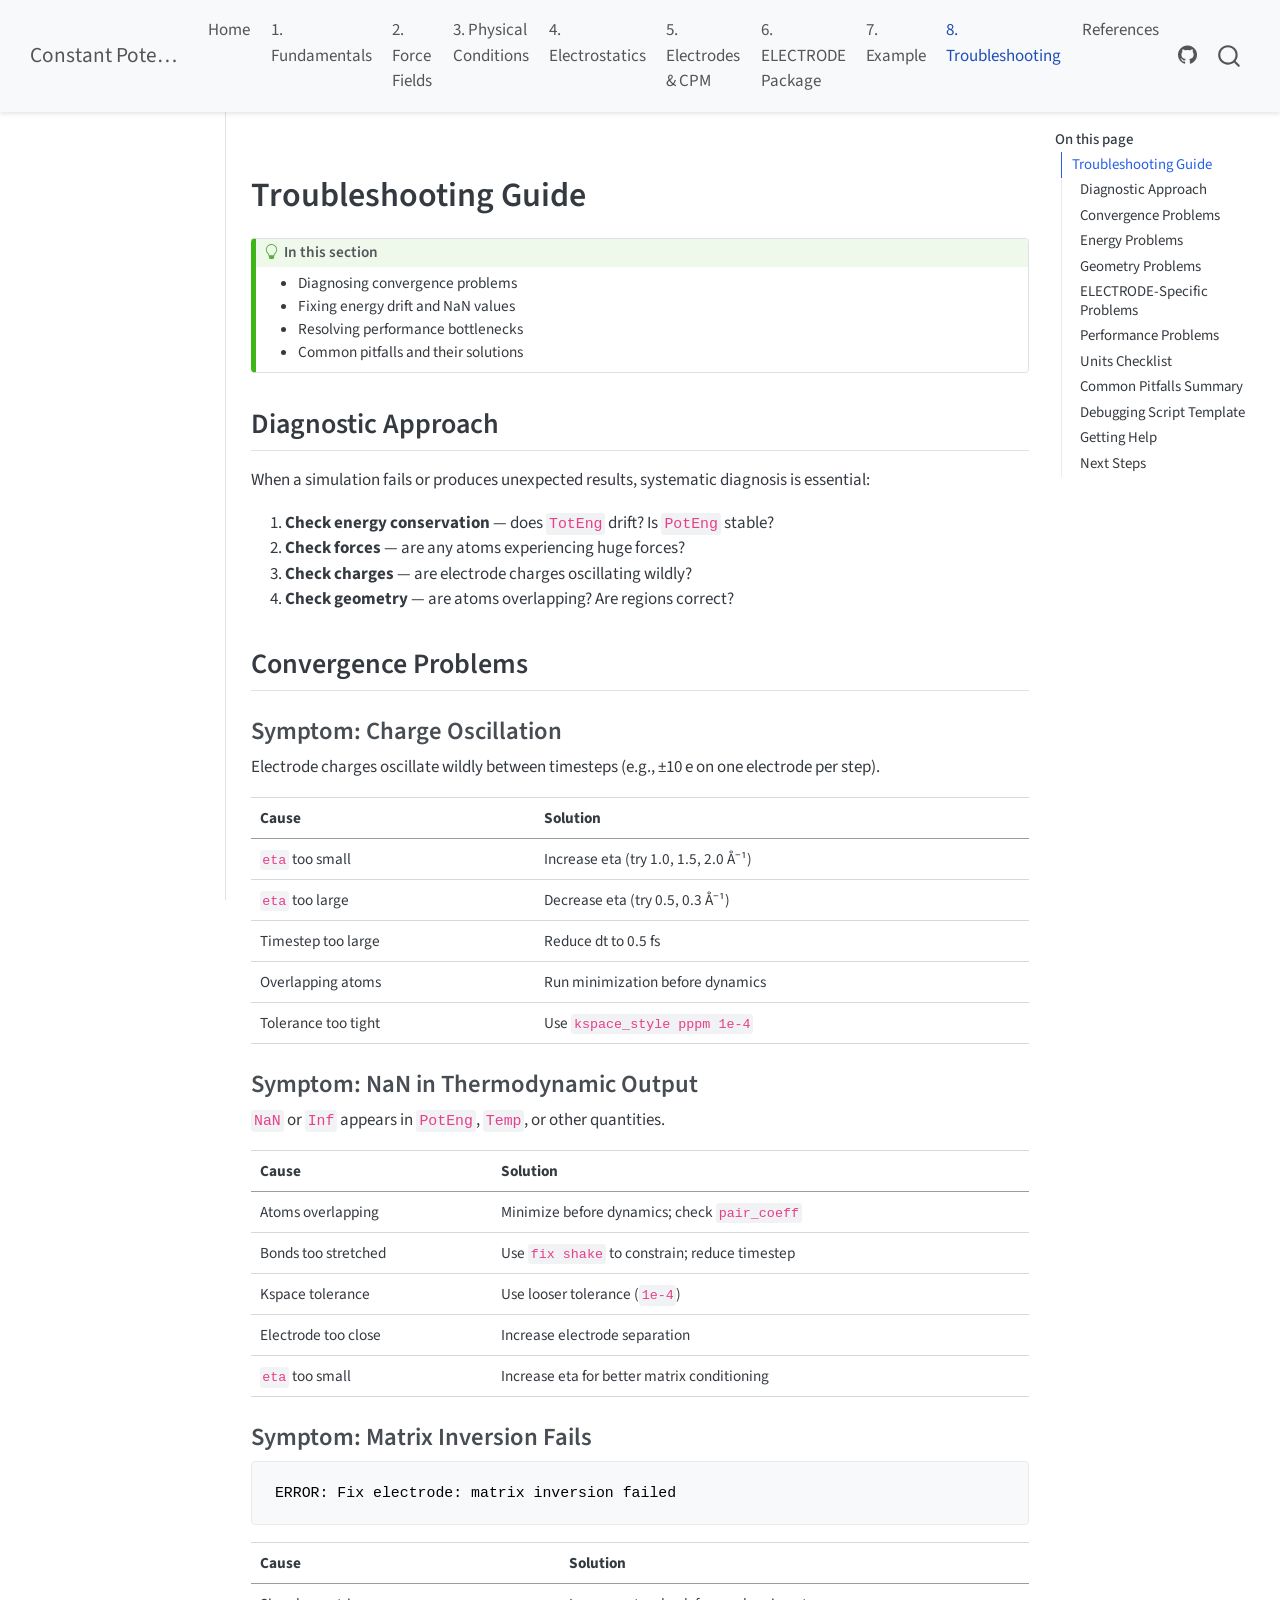
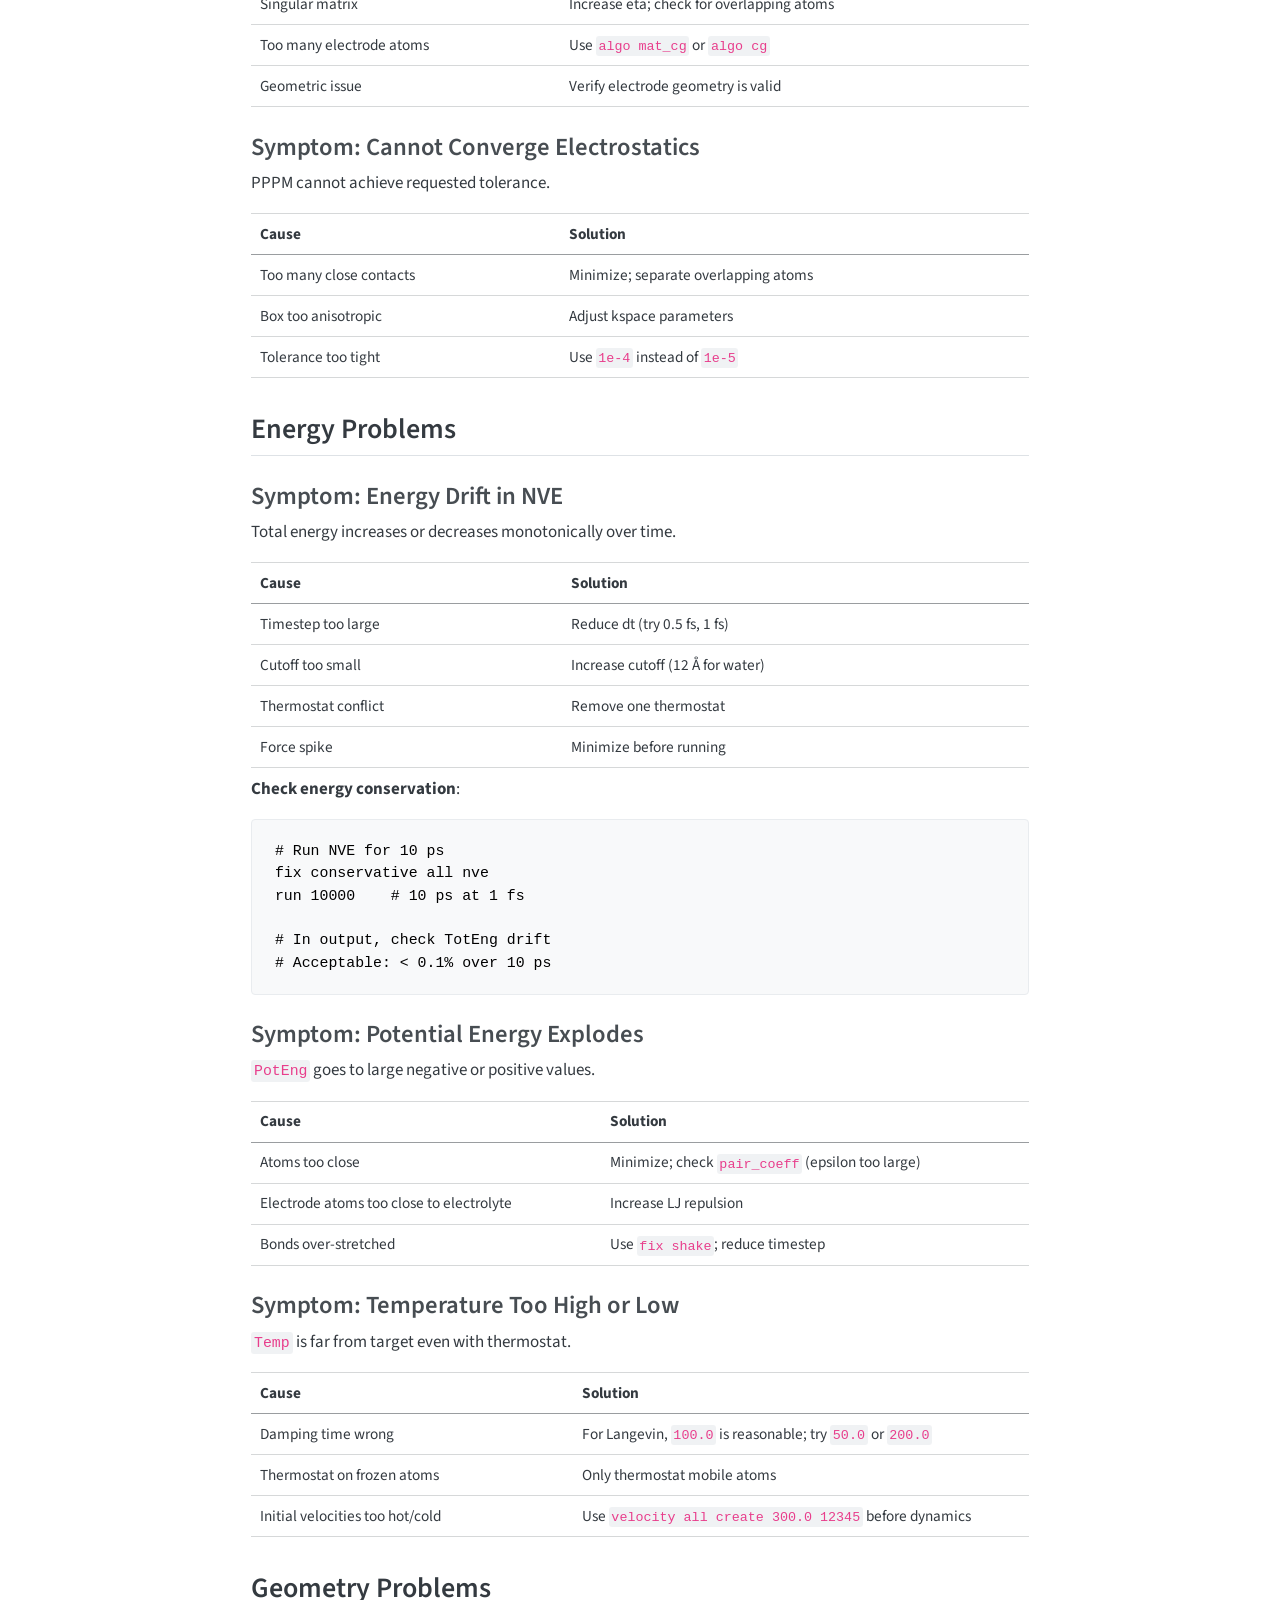
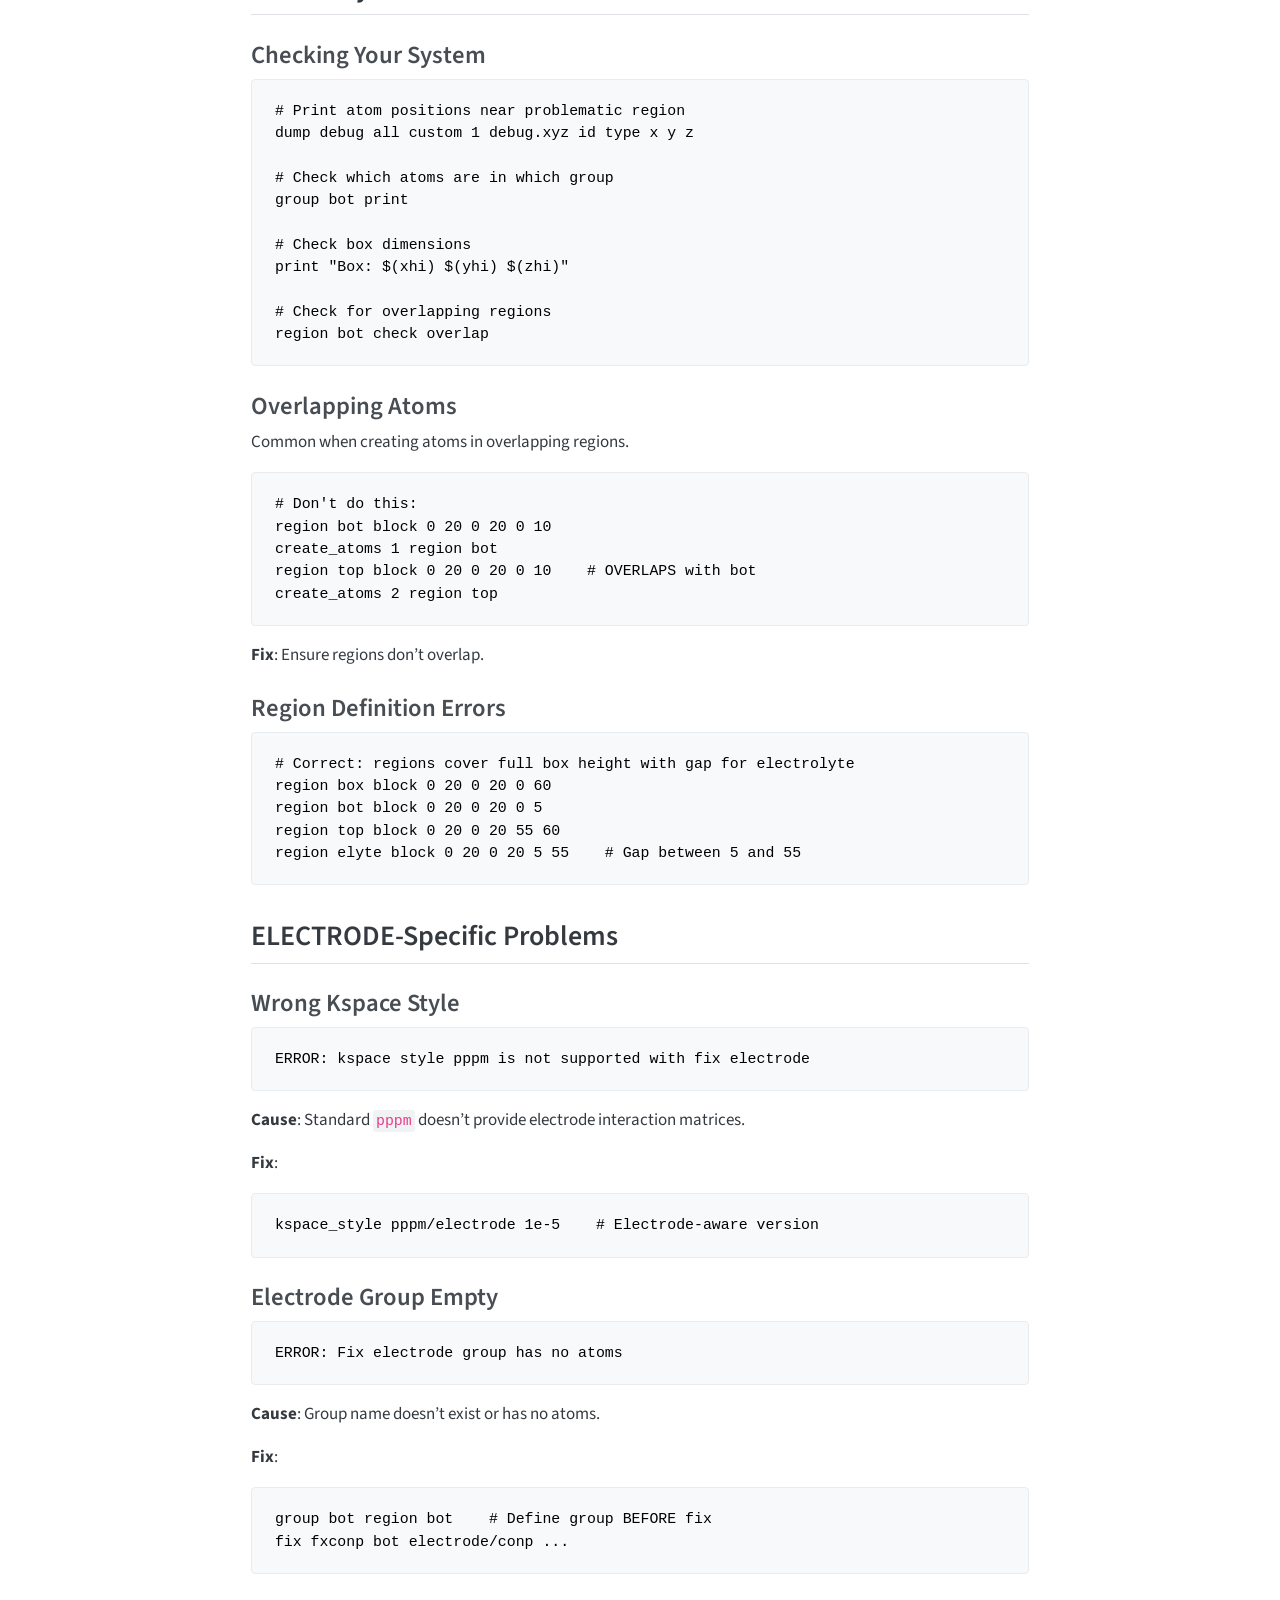
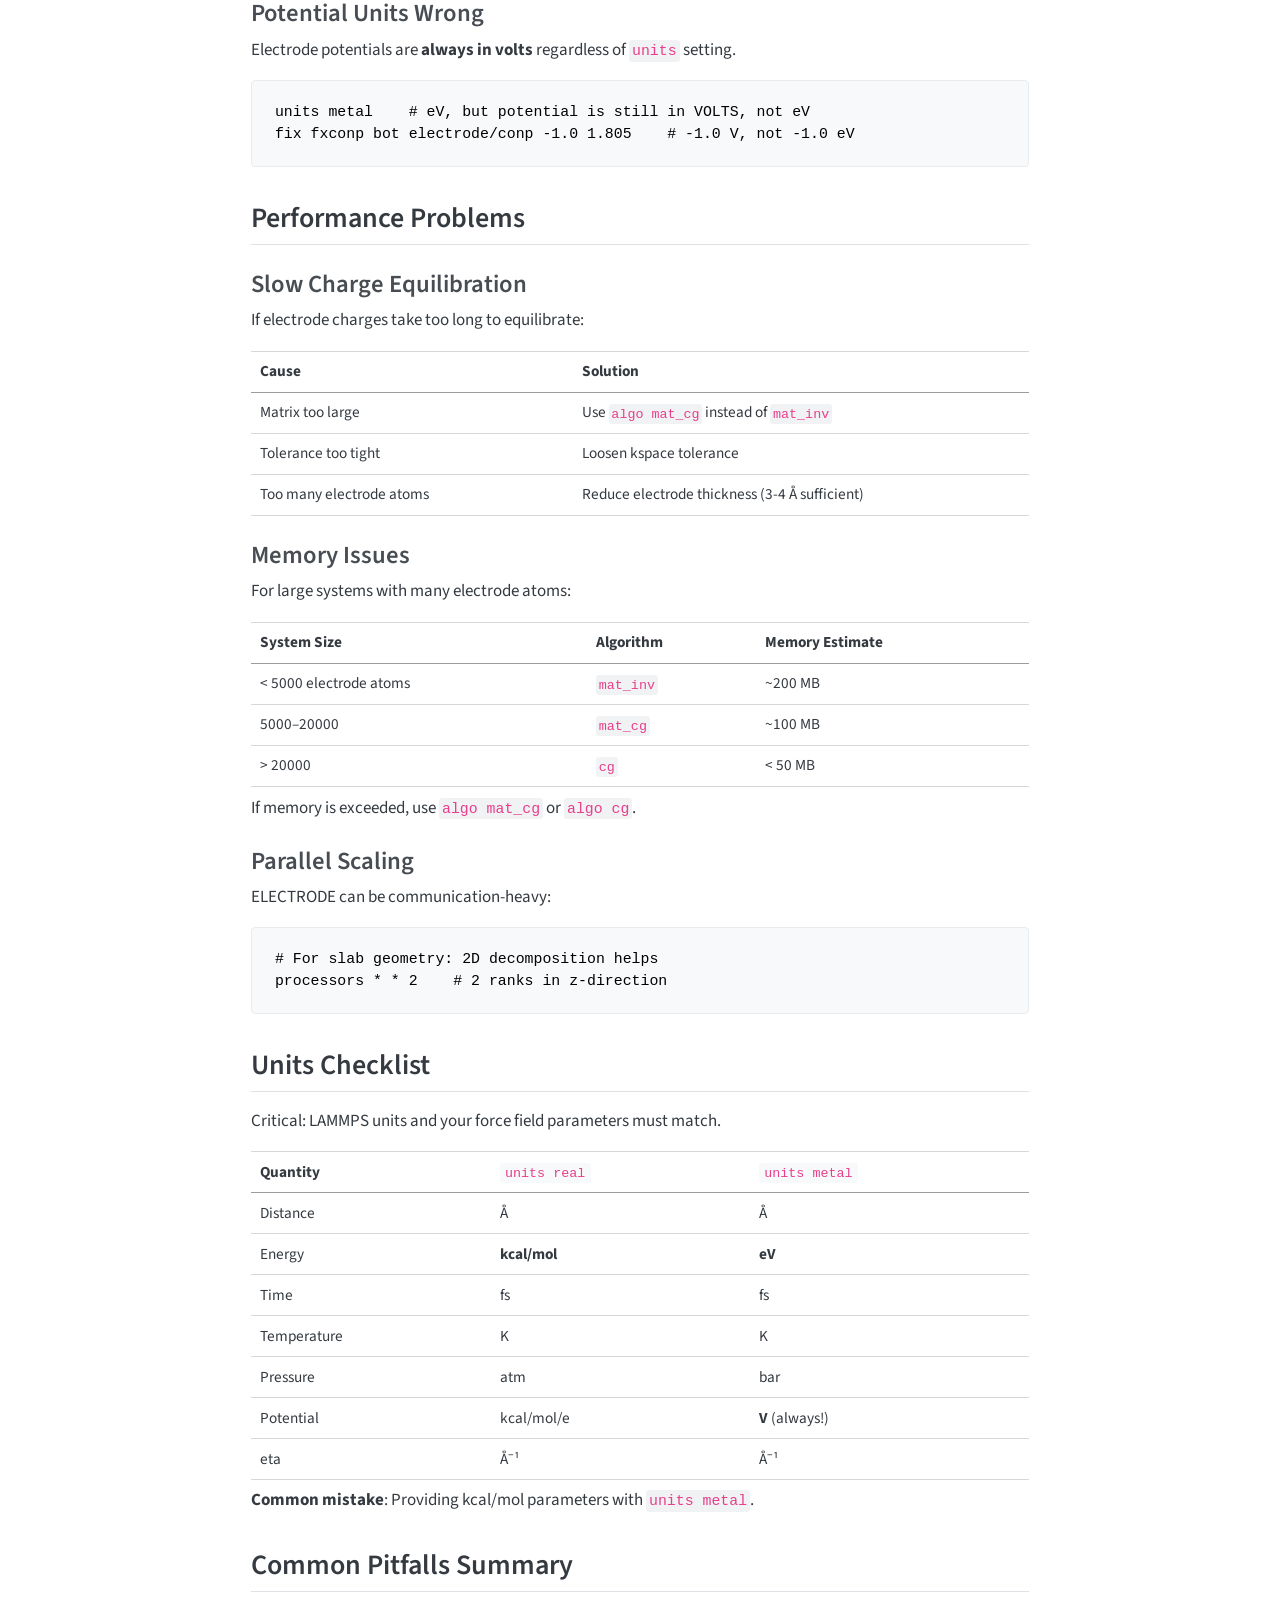
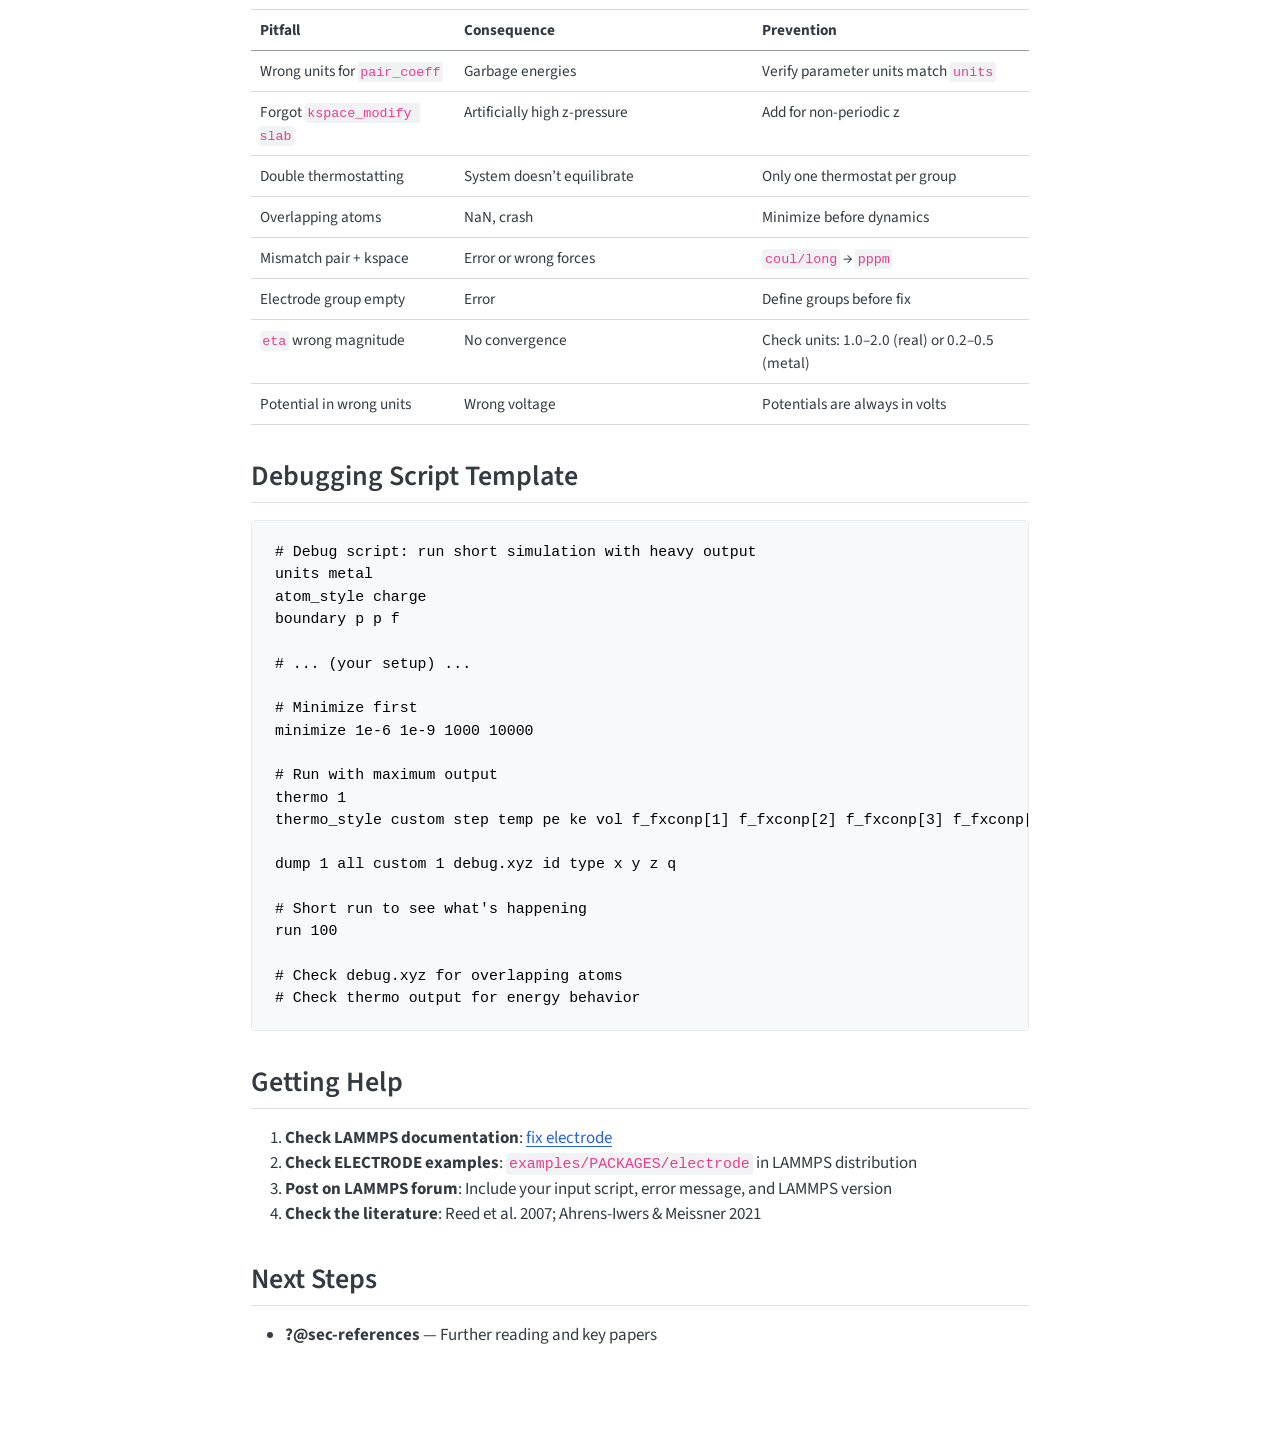
<file: 08-troubleshooting.html>
<!DOCTYPE html>
<html xmlns="http://www.w3.org/1999/xhtml" lang="en" xml:lang="en"><head>

<meta charset="utf-8">
<meta name="generator" content="quarto-1.9.36">

<meta name="viewport" content="width=device-width, initial-scale=1.0, user-scalable=yes">


<title>troubleshooting – Constant Potential MD in LAMMPS</title>
<style>
/* Default styles provided by pandoc.
** See https://pandoc.org/MANUAL.html#variables-for-html for config info.
*/
code{white-space: pre-wrap;}
span.smallcaps{font-variant: small-caps;}
div.columns{display: flex; gap: min(4vw, 1.5em);}
div.column{flex: auto; overflow-x: auto;}
div.hanging-indent{margin-left: 1.5em; text-indent: -1.5em;}
ul.task-list{list-style: none;}
ul.task-list li input[type="checkbox"] {
  width: 0.8em;
  margin: 0 0.8em 0.2em -1em; /* quarto-specific, see https://github.com/quarto-dev/quarto-cli/issues/4556 */ 
  vertical-align: middle;
}
</style>


<script src="site_libs/quarto-nav/quarto-nav.js"></script>
<script src="site_libs/quarto-nav/headroom.min.js"></script>
<script src="site_libs/clipboard/clipboard.min.js"></script>
<script src="site_libs/quarto-search/autocomplete.umd.js"></script>
<script src="site_libs/quarto-search/fuse.min.js"></script>
<script src="site_libs/quarto-search/quarto-search.js"></script>
<meta name="quarto:offset" content="./">
<script src="site_libs/quarto-html/quarto.js" type="module"></script>
<script src="site_libs/quarto-html/tabsets/tabsets.js" type="module"></script>
<script src="site_libs/quarto-html/popper.min.js"></script>
<script src="site_libs/quarto-html/tippy.umd.min.js"></script>
<script src="site_libs/quarto-html/anchor.min.js"></script>
<link href="site_libs/quarto-html/tippy.css" rel="stylesheet">
<link href="site_libs/quarto-html/quarto-syntax-highlighting-845c23b38eaddc0f92fda52bfe77a8c8.css" rel="stylesheet" id="quarto-text-highlighting-styles">
<script src="site_libs/bootstrap/bootstrap.min.js"></script>
<link href="site_libs/bootstrap/bootstrap-icons.css" rel="stylesheet">
<link href="site_libs/bootstrap/bootstrap-ff0631ae66c640f7beec88805fcb678e.min.css" rel="stylesheet" append-hash="true" id="quarto-bootstrap" data-mode="light">
<script id="quarto-search-options" type="application/json">{
  "location": "navbar",
  "copy-button": false,
  "collapse-after": 3,
  "panel-placement": "end",
  "type": "overlay",
  "limit": 50,
  "keyboard-shortcut": [
    "f",
    "/",
    "s"
  ],
  "show-item-context": false,
  "language": {
    "search-no-results-text": "No results",
    "search-matching-documents-text": "matching documents",
    "search-copy-link-title": "Copy link to search",
    "search-hide-matches-text": "Hide additional matches",
    "search-more-match-text": "more match in this document",
    "search-more-matches-text": "more matches in this document",
    "search-clear-button-title": "Clear",
    "search-text-placeholder": "",
    "search-detached-cancel-button-title": "Cancel",
    "search-submit-button-title": "Submit",
    "search-label": "Search"
  }
}</script>


<link rel="stylesheet" href="styles.css">
</head>

<body class="nav-sidebar docked nav-fixed quarto-light">

<div id="quarto-search-results"></div>
  <header id="quarto-header" class="headroom fixed-top">
    <nav class="navbar navbar-expand-lg " data-bs-theme="dark">
      <div class="navbar-container container-fluid">
      <div class="navbar-brand-container mx-auto">
    <a class="navbar-brand" href="./index.html">
    <span class="navbar-title">Constant Potential MD in LAMMPS</span>
    </a>
  </div>
            <div id="quarto-search" class="" title="Search"></div>
          <button class="navbar-toggler" type="button" data-bs-toggle="collapse" data-bs-target="#navbarCollapse" aria-controls="navbarCollapse" role="menu" aria-expanded="false" aria-label="Toggle navigation" onclick="if (window.quartoToggleHeadroom) { window.quartoToggleHeadroom(); }">
  <span class="navbar-toggler-icon"></span>
</button>
          <div class="collapse navbar-collapse" id="navbarCollapse">
            <ul class="navbar-nav navbar-nav-scroll me-auto">
  <li class="nav-item">
    <a class="nav-link" href="./index.html"> 
<span class="menu-text">Home</span></a>
  </li>  
  <li class="nav-item">
    <a class="nav-link" href="./01-fundamentals.html"> 
<span class="menu-text">1. Fundamentals</span></a>
  </li>  
  <li class="nav-item">
    <a class="nav-link" href="./02-force-fields.html"> 
<span class="menu-text">2. Force Fields</span></a>
  </li>  
  <li class="nav-item">
    <a class="nav-link" href="./03-physical-conditions.html"> 
<span class="menu-text">3. Physical Conditions</span></a>
  </li>  
  <li class="nav-item">
    <a class="nav-link" href="./04-electrostatics.html"> 
<span class="menu-text">4. Electrostatics</span></a>
  </li>  
  <li class="nav-item">
    <a class="nav-link" href="./05-electrodes-cpm.html"> 
<span class="menu-text">5. Electrodes &amp; CPM</span></a>
  </li>  
  <li class="nav-item">
    <a class="nav-link" href="./06-electrode-package.html"> 
<span class="menu-text">6. ELECTRODE Package</span></a>
  </li>  
  <li class="nav-item">
    <a class="nav-link" href="./07-example-simulation.html"> 
<span class="menu-text">7. Example</span></a>
  </li>  
  <li class="nav-item">
    <a class="nav-link active" href="./08-troubleshooting.html" aria-current="page"> 
<span class="menu-text">8. Troubleshooting</span></a>
  </li>  
  <li class="nav-item">
    <a class="nav-link" href="./references.html"> 
<span class="menu-text">References</span></a>
  </li>  
</ul>
            <ul class="navbar-nav navbar-nav-scroll ms-auto">
  <li class="nav-item compact">
    <a class="nav-link" href="https://github.com/lammps/lammps"> <i class="bi bi-github" role="img" aria-label="LAMMPS GitHub">
</i> 
<span class="menu-text"></span></a>
  </li>  
</ul>
          </div> <!-- /navcollapse -->
            <div class="quarto-navbar-tools">
</div>
      </div> <!-- /container-fluid -->
    </nav>
  <nav class="quarto-secondary-nav">
    <div class="container-fluid d-flex">
      <button type="button" class="quarto-btn-toggle btn" data-bs-toggle="collapse" role="button" data-bs-target=".quarto-sidebar-collapse-item" aria-controls="quarto-sidebar" aria-expanded="false" aria-label="Toggle sidebar navigation" onclick="if (window.quartoToggleHeadroom) { window.quartoToggleHeadroom(); }">
        <i class="bi bi-layout-text-sidebar-reverse"></i>
      </button>
        <nav class="quarto-page-breadcrumbs" aria-label="breadcrumb"><ol class="breadcrumb"></ol></nav>
        <a class="flex-grow-1" role="navigation" data-bs-toggle="collapse" data-bs-target=".quarto-sidebar-collapse-item" aria-controls="quarto-sidebar" aria-expanded="false" aria-label="Toggle sidebar navigation" onclick="if (window.quartoToggleHeadroom) { window.quartoToggleHeadroom(); }">      
        </a>
      <button type="button" class="btn quarto-search-button" aria-label="Search" onclick="window.quartoOpenSearch();">
        <i class="bi bi-search"></i>
      </button>
    </div>
  </nav>
</header>
<!-- content -->
<div id="quarto-content" class="quarto-container page-columns page-rows-contents page-layout-article page-navbar">
<!-- sidebar -->
  <nav id="quarto-sidebar" class="sidebar collapse collapse-horizontal quarto-sidebar-collapse-item sidebar-navigation docked overflow-auto">
        <div class="mt-2 flex-shrink-0 align-items-center">
        <div class="sidebar-search">
        <div id="quarto-search" class="" title="Search"></div>
        </div>
        </div>
</nav>
<div id="quarto-sidebar-glass" class="quarto-sidebar-collapse-item" data-bs-toggle="collapse" data-bs-target=".quarto-sidebar-collapse-item"></div>
<!-- margin-sidebar -->
    <div id="quarto-margin-sidebar" class="sidebar margin-sidebar">
        <nav id="TOC" role="doc-toc" class="toc-active">
    <h2 id="toc-title">On this page</h2>
   
  <ul>
  <li><a href="#sec-troubleshooting" id="toc-sec-troubleshooting" class="nav-link active" data-scroll-target="#sec-troubleshooting">Troubleshooting Guide</a>
  <ul class="collapse">
  <li><a href="#diagnostic-approach" id="toc-diagnostic-approach" class="nav-link" data-scroll-target="#diagnostic-approach">Diagnostic Approach</a></li>
  <li><a href="#convergence-problems" id="toc-convergence-problems" class="nav-link" data-scroll-target="#convergence-problems">Convergence Problems</a>
  <ul class="collapse">
  <li><a href="#symptom-charge-oscillation" id="toc-symptom-charge-oscillation" class="nav-link" data-scroll-target="#symptom-charge-oscillation">Symptom: Charge Oscillation</a></li>
  <li><a href="#symptom-nan-in-thermodynamic-output" id="toc-symptom-nan-in-thermodynamic-output" class="nav-link" data-scroll-target="#symptom-nan-in-thermodynamic-output">Symptom: NaN in Thermodynamic Output</a></li>
  <li><a href="#symptom-matrix-inversion-fails" id="toc-symptom-matrix-inversion-fails" class="nav-link" data-scroll-target="#symptom-matrix-inversion-fails">Symptom: Matrix Inversion Fails</a></li>
  <li><a href="#symptom-cannot-converge-electrostatics" id="toc-symptom-cannot-converge-electrostatics" class="nav-link" data-scroll-target="#symptom-cannot-converge-electrostatics">Symptom: Cannot Converge Electrostatics</a></li>
  </ul></li>
  <li><a href="#energy-problems" id="toc-energy-problems" class="nav-link" data-scroll-target="#energy-problems">Energy Problems</a>
  <ul class="collapse">
  <li><a href="#symptom-energy-drift-in-nve" id="toc-symptom-energy-drift-in-nve" class="nav-link" data-scroll-target="#symptom-energy-drift-in-nve">Symptom: Energy Drift in NVE</a></li>
  <li><a href="#symptom-potential-energy-explodes" id="toc-symptom-potential-energy-explodes" class="nav-link" data-scroll-target="#symptom-potential-energy-explodes">Symptom: Potential Energy Explodes</a></li>
  <li><a href="#symptom-temperature-too-high-or-low" id="toc-symptom-temperature-too-high-or-low" class="nav-link" data-scroll-target="#symptom-temperature-too-high-or-low">Symptom: Temperature Too High or Low</a></li>
  </ul></li>
  <li><a href="#geometry-problems" id="toc-geometry-problems" class="nav-link" data-scroll-target="#geometry-problems">Geometry Problems</a>
  <ul class="collapse">
  <li><a href="#checking-your-system" id="toc-checking-your-system" class="nav-link" data-scroll-target="#checking-your-system">Checking Your System</a></li>
  <li><a href="#overlapping-atoms" id="toc-overlapping-atoms" class="nav-link" data-scroll-target="#overlapping-atoms">Overlapping Atoms</a></li>
  <li><a href="#region-definition-errors" id="toc-region-definition-errors" class="nav-link" data-scroll-target="#region-definition-errors">Region Definition Errors</a></li>
  </ul></li>
  <li><a href="#electrode-specific-problems" id="toc-electrode-specific-problems" class="nav-link" data-scroll-target="#electrode-specific-problems">ELECTRODE-Specific Problems</a>
  <ul class="collapse">
  <li><a href="#wrong-kspace-style" id="toc-wrong-kspace-style" class="nav-link" data-scroll-target="#wrong-kspace-style">Wrong Kspace Style</a></li>
  <li><a href="#electrode-group-empty" id="toc-electrode-group-empty" class="nav-link" data-scroll-target="#electrode-group-empty">Electrode Group Empty</a></li>
  <li><a href="#potential-units-wrong" id="toc-potential-units-wrong" class="nav-link" data-scroll-target="#potential-units-wrong">Potential Units Wrong</a></li>
  </ul></li>
  <li><a href="#performance-problems" id="toc-performance-problems" class="nav-link" data-scroll-target="#performance-problems">Performance Problems</a>
  <ul class="collapse">
  <li><a href="#slow-charge-equilibration" id="toc-slow-charge-equilibration" class="nav-link" data-scroll-target="#slow-charge-equilibration">Slow Charge Equilibration</a></li>
  <li><a href="#memory-issues" id="toc-memory-issues" class="nav-link" data-scroll-target="#memory-issues">Memory Issues</a></li>
  <li><a href="#parallel-scaling" id="toc-parallel-scaling" class="nav-link" data-scroll-target="#parallel-scaling">Parallel Scaling</a></li>
  </ul></li>
  <li><a href="#units-checklist" id="toc-units-checklist" class="nav-link" data-scroll-target="#units-checklist">Units Checklist</a></li>
  <li><a href="#common-pitfalls-summary" id="toc-common-pitfalls-summary" class="nav-link" data-scroll-target="#common-pitfalls-summary">Common Pitfalls Summary</a></li>
  <li><a href="#debugging-script-template" id="toc-debugging-script-template" class="nav-link" data-scroll-target="#debugging-script-template">Debugging Script Template</a></li>
  <li><a href="#getting-help" id="toc-getting-help" class="nav-link" data-scroll-target="#getting-help">Getting Help</a></li>
  <li><a href="#next-steps" id="toc-next-steps" class="nav-link" data-scroll-target="#next-steps">Next Steps</a></li>
  </ul></li>
  </ul>
</nav>
    </div>
<!-- main -->
<main class="content" id="quarto-document-content"><header id="title-block-header" class="quarto-title-block"></header>




<section id="sec-troubleshooting" class="level1">
<h1>Troubleshooting Guide</h1>
<div class="callout callout-style-default callout-tip callout-titled">
<div class="callout-header d-flex align-content-center">
<div class="callout-icon-container">
<i class="callout-icon"></i>
</div>
<div class="callout-title-container flex-fill">
<span class="screen-reader-only">Tip</span>In this section
</div>
</div>
<div class="callout-body-container callout-body">
<ul>
<li>Diagnosing convergence problems</li>
<li>Fixing energy drift and NaN values</li>
<li>Resolving performance bottlenecks</li>
<li>Common pitfalls and their solutions</li>
</ul>
</div>
</div>
<section id="diagnostic-approach" class="level2">
<h2 class="anchored" data-anchor-id="diagnostic-approach">Diagnostic Approach</h2>
<p>When a simulation fails or produces unexpected results, systematic diagnosis is essential:</p>
<ol type="1">
<li><strong>Check energy conservation</strong> — does <code>TotEng</code> drift? Is <code>PotEng</code> stable?</li>
<li><strong>Check forces</strong> — are any atoms experiencing huge forces?</li>
<li><strong>Check charges</strong> — are electrode charges oscillating wildly?</li>
<li><strong>Check geometry</strong> — are atoms overlapping? Are regions correct?</li>
</ol>
</section>
<section id="convergence-problems" class="level2">
<h2 class="anchored" data-anchor-id="convergence-problems">Convergence Problems</h2>
<section id="symptom-charge-oscillation" class="level3">
<h3 class="anchored" data-anchor-id="symptom-charge-oscillation">Symptom: Charge Oscillation</h3>
<p>Electrode charges oscillate wildly between timesteps (e.g., ±10 e on one electrode per step).</p>
<table class="caption-top table">
<thead>
<tr class="header">
<th>Cause</th>
<th>Solution</th>
</tr>
</thead>
<tbody>
<tr class="odd">
<td><code>eta</code> too small</td>
<td>Increase eta (try 1.0, 1.5, 2.0 Å⁻¹)</td>
</tr>
<tr class="even">
<td><code>eta</code> too large</td>
<td>Decrease eta (try 0.5, 0.3 Å⁻¹)</td>
</tr>
<tr class="odd">
<td>Timestep too large</td>
<td>Reduce dt to 0.5 fs</td>
</tr>
<tr class="even">
<td>Overlapping atoms</td>
<td>Run minimization before dynamics</td>
</tr>
<tr class="odd">
<td>Tolerance too tight</td>
<td>Use <code>kspace_style pppm 1e-4</code></td>
</tr>
</tbody>
</table>
</section>
<section id="symptom-nan-in-thermodynamic-output" class="level3">
<h3 class="anchored" data-anchor-id="symptom-nan-in-thermodynamic-output">Symptom: NaN in Thermodynamic Output</h3>
<p><code>NaN</code> or <code>Inf</code> appears in <code>PotEng</code>, <code>Temp</code>, or other quantities.</p>
<table class="caption-top table">
<thead>
<tr class="header">
<th>Cause</th>
<th>Solution</th>
</tr>
</thead>
<tbody>
<tr class="odd">
<td>Atoms overlapping</td>
<td>Minimize before dynamics; check <code>pair_coeff</code></td>
</tr>
<tr class="even">
<td>Bonds too stretched</td>
<td>Use <code>fix shake</code> to constrain; reduce timestep</td>
</tr>
<tr class="odd">
<td>Kspace tolerance</td>
<td>Use looser tolerance (<code>1e-4</code>)</td>
</tr>
<tr class="even">
<td>Electrode too close</td>
<td>Increase electrode separation</td>
</tr>
<tr class="odd">
<td><code>eta</code> too small</td>
<td>Increase eta for better matrix conditioning</td>
</tr>
</tbody>
</table>
</section>
<section id="symptom-matrix-inversion-fails" class="level3">
<h3 class="anchored" data-anchor-id="symptom-matrix-inversion-fails">Symptom: Matrix Inversion Fails</h3>
<pre><code>ERROR: Fix electrode: matrix inversion failed</code></pre>
<table class="caption-top table">
<thead>
<tr class="header">
<th>Cause</th>
<th>Solution</th>
</tr>
</thead>
<tbody>
<tr class="odd">
<td>Singular matrix</td>
<td>Increase eta; check for overlapping atoms</td>
</tr>
<tr class="even">
<td>Too many electrode atoms</td>
<td>Use <code>algo mat_cg</code> or <code>algo cg</code></td>
</tr>
<tr class="odd">
<td>Geometric issue</td>
<td>Verify electrode geometry is valid</td>
</tr>
</tbody>
</table>
</section>
<section id="symptom-cannot-converge-electrostatics" class="level3">
<h3 class="anchored" data-anchor-id="symptom-cannot-converge-electrostatics">Symptom: Cannot Converge Electrostatics</h3>
<p>PPPM cannot achieve requested tolerance.</p>
<table class="caption-top table">
<thead>
<tr class="header">
<th>Cause</th>
<th>Solution</th>
</tr>
</thead>
<tbody>
<tr class="odd">
<td>Too many close contacts</td>
<td>Minimize; separate overlapping atoms</td>
</tr>
<tr class="even">
<td>Box too anisotropic</td>
<td>Adjust kspace parameters</td>
</tr>
<tr class="odd">
<td>Tolerance too tight</td>
<td>Use <code>1e-4</code> instead of <code>1e-5</code></td>
</tr>
</tbody>
</table>
</section>
</section>
<section id="energy-problems" class="level2">
<h2 class="anchored" data-anchor-id="energy-problems">Energy Problems</h2>
<section id="symptom-energy-drift-in-nve" class="level3">
<h3 class="anchored" data-anchor-id="symptom-energy-drift-in-nve">Symptom: Energy Drift in NVE</h3>
<p>Total energy increases or decreases monotonically over time.</p>
<table class="caption-top table">
<thead>
<tr class="header">
<th>Cause</th>
<th>Solution</th>
</tr>
</thead>
<tbody>
<tr class="odd">
<td>Timestep too large</td>
<td>Reduce dt (try 0.5 fs, 1 fs)</td>
</tr>
<tr class="even">
<td>Cutoff too small</td>
<td>Increase cutoff (12 Å for water)</td>
</tr>
<tr class="odd">
<td>Thermostat conflict</td>
<td>Remove one thermostat</td>
</tr>
<tr class="even">
<td>Force spike</td>
<td>Minimize before running</td>
</tr>
</tbody>
</table>
<p><strong>Check energy conservation</strong>:</p>
<pre class="lammps"><code># Run NVE for 10 ps
fix conservative all nve
run 10000    # 10 ps at 1 fs

# In output, check TotEng drift
# Acceptable: &lt; 0.1% over 10 ps</code></pre>
</section>
<section id="symptom-potential-energy-explodes" class="level3">
<h3 class="anchored" data-anchor-id="symptom-potential-energy-explodes">Symptom: Potential Energy Explodes</h3>
<p><code>PotEng</code> goes to large negative or positive values.</p>
<table class="caption-top table">
<thead>
<tr class="header">
<th>Cause</th>
<th>Solution</th>
</tr>
</thead>
<tbody>
<tr class="odd">
<td>Atoms too close</td>
<td>Minimize; check <code>pair_coeff</code> (epsilon too large)</td>
</tr>
<tr class="even">
<td>Electrode atoms too close to electrolyte</td>
<td>Increase LJ repulsion</td>
</tr>
<tr class="odd">
<td>Bonds over-stretched</td>
<td>Use <code>fix shake</code>; reduce timestep</td>
</tr>
</tbody>
</table>
</section>
<section id="symptom-temperature-too-high-or-low" class="level3">
<h3 class="anchored" data-anchor-id="symptom-temperature-too-high-or-low">Symptom: Temperature Too High or Low</h3>
<p><code>Temp</code> is far from target even with thermostat.</p>
<table class="caption-top table">
<colgroup>
<col style="width: 41%">
<col style="width: 58%">
</colgroup>
<thead>
<tr class="header">
<th>Cause</th>
<th>Solution</th>
</tr>
</thead>
<tbody>
<tr class="odd">
<td>Damping time wrong</td>
<td>For Langevin, <code>100.0</code> is reasonable; try <code>50.0</code> or <code>200.0</code></td>
</tr>
<tr class="even">
<td>Thermostat on frozen atoms</td>
<td>Only thermostat mobile atoms</td>
</tr>
<tr class="odd">
<td>Initial velocities too hot/cold</td>
<td>Use <code>velocity all create 300.0 12345</code> before dynamics</td>
</tr>
</tbody>
</table>
</section>
</section>
<section id="geometry-problems" class="level2">
<h2 class="anchored" data-anchor-id="geometry-problems">Geometry Problems</h2>
<section id="checking-your-system" class="level3">
<h3 class="anchored" data-anchor-id="checking-your-system">Checking Your System</h3>
<pre class="lammps"><code># Print atom positions near problematic region
dump debug all custom 1 debug.xyz id type x y z

# Check which atoms are in which group
group bot print

# Check box dimensions
print "Box: $(xhi) $(yhi) $(zhi)"

# Check for overlapping regions
region bot check overlap</code></pre>
</section>
<section id="overlapping-atoms" class="level3">
<h3 class="anchored" data-anchor-id="overlapping-atoms">Overlapping Atoms</h3>
<p>Common when creating atoms in overlapping regions.</p>
<pre class="lammps"><code># Don't do this:
region bot block 0 20 0 20 0 10
create_atoms 1 region bot
region top block 0 20 0 20 0 10    # OVERLAPS with bot
create_atoms 2 region top</code></pre>
<p><strong>Fix</strong>: Ensure regions don’t overlap.</p>
</section>
<section id="region-definition-errors" class="level3">
<h3 class="anchored" data-anchor-id="region-definition-errors">Region Definition Errors</h3>
<pre class="lammps"><code># Correct: regions cover full box height with gap for electrolyte
region box block 0 20 0 20 0 60
region bot block 0 20 0 20 0 5
region top block 0 20 0 20 55 60
region elyte block 0 20 0 20 5 55    # Gap between 5 and 55</code></pre>
</section>
</section>
<section id="electrode-specific-problems" class="level2">
<h2 class="anchored" data-anchor-id="electrode-specific-problems">ELECTRODE-Specific Problems</h2>
<section id="wrong-kspace-style" class="level3">
<h3 class="anchored" data-anchor-id="wrong-kspace-style">Wrong Kspace Style</h3>
<pre><code>ERROR: kspace style pppm is not supported with fix electrode</code></pre>
<p><strong>Cause</strong>: Standard <code>pppm</code> doesn’t provide electrode interaction matrices.</p>
<p><strong>Fix</strong>:</p>
<pre class="lammps"><code>kspace_style pppm/electrode 1e-5    # Electrode-aware version</code></pre>
</section>
<section id="electrode-group-empty" class="level3">
<h3 class="anchored" data-anchor-id="electrode-group-empty">Electrode Group Empty</h3>
<pre><code>ERROR: Fix electrode group has no atoms</code></pre>
<p><strong>Cause</strong>: Group name doesn’t exist or has no atoms.</p>
<p><strong>Fix</strong>:</p>
<pre class="lammps"><code>group bot region bot    # Define group BEFORE fix
fix fxconp bot electrode/conp ...</code></pre>
</section>
<section id="potential-units-wrong" class="level3">
<h3 class="anchored" data-anchor-id="potential-units-wrong">Potential Units Wrong</h3>
<p>Electrode potentials are <strong>always in volts</strong> regardless of <code>units</code> setting.</p>
<pre class="lammps"><code>units metal    # eV, but potential is still in VOLTS, not eV
fix fxconp bot electrode/conp -1.0 1.805    # -1.0 V, not -1.0 eV</code></pre>
</section>
</section>
<section id="performance-problems" class="level2">
<h2 class="anchored" data-anchor-id="performance-problems">Performance Problems</h2>
<section id="slow-charge-equilibration" class="level3">
<h3 class="anchored" data-anchor-id="slow-charge-equilibration">Slow Charge Equilibration</h3>
<p>If electrode charges take too long to equilibrate:</p>
<table class="caption-top table">
<colgroup>
<col style="width: 41%">
<col style="width: 58%">
</colgroup>
<thead>
<tr class="header">
<th>Cause</th>
<th>Solution</th>
</tr>
</thead>
<tbody>
<tr class="odd">
<td>Matrix too large</td>
<td>Use <code>algo mat_cg</code> instead of <code>mat_inv</code></td>
</tr>
<tr class="even">
<td>Tolerance too tight</td>
<td>Loosen kspace tolerance</td>
</tr>
<tr class="odd">
<td>Too many electrode atoms</td>
<td>Reduce electrode thickness (3-4 Å sufficient)</td>
</tr>
</tbody>
</table>
</section>
<section id="memory-issues" class="level3">
<h3 class="anchored" data-anchor-id="memory-issues">Memory Issues</h3>
<p>For large systems with many electrode atoms:</p>
<table class="caption-top table">
<thead>
<tr class="header">
<th>System Size</th>
<th>Algorithm</th>
<th>Memory Estimate</th>
</tr>
</thead>
<tbody>
<tr class="odd">
<td>&lt; 5000 electrode atoms</td>
<td><code>mat_inv</code></td>
<td>~200 MB</td>
</tr>
<tr class="even">
<td>5000–20000</td>
<td><code>mat_cg</code></td>
<td>~100 MB</td>
</tr>
<tr class="odd">
<td>&gt; 20000</td>
<td><code>cg</code></td>
<td>&lt; 50 MB</td>
</tr>
</tbody>
</table>
<p>If memory is exceeded, use <code>algo mat_cg</code> or <code>algo cg</code>.</p>
</section>
<section id="parallel-scaling" class="level3">
<h3 class="anchored" data-anchor-id="parallel-scaling">Parallel Scaling</h3>
<p>ELECTRODE can be communication-heavy:</p>
<pre class="lammps"><code># For slab geometry: 2D decomposition helps
processors * * 2    # 2 ranks in z-direction</code></pre>
</section>
</section>
<section id="units-checklist" class="level2">
<h2 class="anchored" data-anchor-id="units-checklist">Units Checklist</h2>
<p>Critical: LAMMPS units and your force field parameters must match.</p>
<table class="caption-top table">
<thead>
<tr class="header">
<th>Quantity</th>
<th><code>units real</code></th>
<th><code>units metal</code></th>
</tr>
</thead>
<tbody>
<tr class="odd">
<td>Distance</td>
<td>Å</td>
<td>Å</td>
</tr>
<tr class="even">
<td>Energy</td>
<td><strong>kcal/mol</strong></td>
<td><strong>eV</strong></td>
</tr>
<tr class="odd">
<td>Time</td>
<td>fs</td>
<td>fs</td>
</tr>
<tr class="even">
<td>Temperature</td>
<td>K</td>
<td>K</td>
</tr>
<tr class="odd">
<td>Pressure</td>
<td>atm</td>
<td>bar</td>
</tr>
<tr class="even">
<td>Potential</td>
<td>kcal/mol/e</td>
<td><strong>V</strong> (always!)</td>
</tr>
<tr class="odd">
<td>eta</td>
<td>Å⁻¹</td>
<td>Å⁻¹</td>
</tr>
</tbody>
</table>
<p><strong>Common mistake</strong>: Providing kcal/mol parameters with <code>units metal</code>.</p>
</section>
<section id="common-pitfalls-summary" class="level2">
<h2 class="anchored" data-anchor-id="common-pitfalls-summary">Common Pitfalls Summary</h2>
<table class="caption-top table">
<colgroup>
<col style="width: 26%">
<col style="width: 38%">
<col style="width: 35%">
</colgroup>
<thead>
<tr class="header">
<th>Pitfall</th>
<th>Consequence</th>
<th>Prevention</th>
</tr>
</thead>
<tbody>
<tr class="odd">
<td>Wrong units for <code>pair_coeff</code></td>
<td>Garbage energies</td>
<td>Verify parameter units match <code>units</code></td>
</tr>
<tr class="even">
<td>Forgot <code>kspace_modify slab</code></td>
<td>Artificially high z-pressure</td>
<td>Add for non-periodic z</td>
</tr>
<tr class="odd">
<td>Double thermostatting</td>
<td>System doesn’t equilibrate</td>
<td>Only one thermostat per group</td>
</tr>
<tr class="even">
<td>Overlapping atoms</td>
<td>NaN, crash</td>
<td>Minimize before dynamics</td>
</tr>
<tr class="odd">
<td>Mismatch pair + kspace</td>
<td>Error or wrong forces</td>
<td><code>coul/long</code> → <code>pppm</code></td>
</tr>
<tr class="even">
<td>Electrode group empty</td>
<td>Error</td>
<td>Define groups before fix</td>
</tr>
<tr class="odd">
<td><code>eta</code> wrong magnitude</td>
<td>No convergence</td>
<td>Check units: 1.0–2.0 (real) or 0.2–0.5 (metal)</td>
</tr>
<tr class="even">
<td>Potential in wrong units</td>
<td>Wrong voltage</td>
<td>Potentials are always in volts</td>
</tr>
</tbody>
</table>
</section>
<section id="debugging-script-template" class="level2">
<h2 class="anchored" data-anchor-id="debugging-script-template">Debugging Script Template</h2>
<pre class="lammps"><code># Debug script: run short simulation with heavy output
units metal
atom_style charge
boundary p p f

# ... (your setup) ...

# Minimize first
minimize 1e-6 1e-9 1000 10000

# Run with maximum output
thermo 1
thermo_style custom step temp pe ke vol f_fxconp[1] f_fxconp[2] f_fxconp[3] f_fxconp[4] f_fxconp[5]

dump 1 all custom 1 debug.xyz id type x y z q

# Short run to see what's happening
run 100

# Check debug.xyz for overlapping atoms
# Check thermo output for energy behavior</code></pre>
</section>
<section id="getting-help" class="level2">
<h2 class="anchored" data-anchor-id="getting-help">Getting Help</h2>
<ol type="1">
<li><strong>Check LAMMPS documentation</strong>: <a href="https://docs.lammps.org/fix_electrode.html">fix electrode</a></li>
<li><strong>Check ELECTRODE examples</strong>: <code>examples/PACKAGES/electrode</code> in LAMMPS distribution</li>
<li><strong>Post on LAMMPS forum</strong>: Include your input script, error message, and LAMMPS version</li>
<li><strong>Check the literature</strong>: Reed et al.&nbsp;2007; Ahrens-Iwers &amp; Meissner 2021</li>
</ol>
</section>
<section id="next-steps" class="level2">
<h2 class="anchored" data-anchor-id="next-steps">Next Steps</h2>
<ul>
<li><strong>?@sec-references</strong> — Further reading and key papers</li>
</ul>


</section>
</section>

</main> <!-- /main -->
<script id="quarto-html-after-body" type="application/javascript">
  window.document.addEventListener("DOMContentLoaded", function (event) {
    const icon = "";
    const anchorJS = new window.AnchorJS();
    anchorJS.options = {
      placement: 'right',
      icon: icon
    };
    anchorJS.add('.anchored');
    const isCodeAnnotation = (el) => {
      for (const clz of el.classList) {
        if (clz.startsWith('code-annotation-')) {                     
          return true;
        }
      }
      return false;
    }
    const onCopySuccess = function(e) {
      // button target
      const button = e.trigger;
      // don't keep focus
      button.blur();
      // flash "checked"
      button.classList.add('code-copy-button-checked');
      var currentTitle = button.getAttribute("title");
      button.setAttribute("title", "Copied!");
      let tooltip;
      if (window.bootstrap) {
        button.setAttribute("data-bs-toggle", "tooltip");
        button.setAttribute("data-bs-placement", "left");
        button.setAttribute("data-bs-title", "Copied!");
        tooltip = new bootstrap.Tooltip(button, 
          { trigger: "manual", 
            customClass: "code-copy-button-tooltip",
            offset: [0, -8]});
        tooltip.show();    
      }
      setTimeout(function() {
        if (tooltip) {
          tooltip.hide();
          button.removeAttribute("data-bs-title");
          button.removeAttribute("data-bs-toggle");
          button.removeAttribute("data-bs-placement");
        }
        button.setAttribute("title", currentTitle);
        button.classList.remove('code-copy-button-checked');
      }, 1000);
      // clear code selection
      e.clearSelection();
    }
    const getTextToCopy = function(trigger) {
      const outerScaffold = trigger.parentElement.cloneNode(true);
      const codeEl = outerScaffold.querySelector('code');
      for (const childEl of codeEl.children) {
        if (isCodeAnnotation(childEl)) {
          childEl.remove();
        }
      }
      return codeEl.innerText;
    }
    const clipboard = new window.ClipboardJS('.code-copy-button:not([data-in-quarto-modal])', {
      text: getTextToCopy
    });
    clipboard.on('success', onCopySuccess);
    if (window.document.getElementById('quarto-embedded-source-code-modal')) {
      const clipboardModal = new window.ClipboardJS('.code-copy-button[data-in-quarto-modal]', {
        text: getTextToCopy,
        container: window.document.getElementById('quarto-embedded-source-code-modal')
      });
      clipboardModal.on('success', onCopySuccess);
    }
      var localhostRegex = new RegExp(/^(?:http|https):\/\/localhost\:?[0-9]*\//);
      var mailtoRegex = new RegExp(/^mailto:/);
        var filterRegex = new RegExp("https:\/\/srtee\.github\.io\/mddocs\/");
      var isInternal = (href) => {
          return filterRegex.test(href) || localhostRegex.test(href) || mailtoRegex.test(href);
      }
      // Inspect non-navigation links and adorn them if external
     var links = window.document.querySelectorAll('a[href]:not(.nav-link):not(.navbar-brand):not(.toc-action):not(.sidebar-link):not(.sidebar-item-toggle):not(.pagination-link):not(.no-external):not([aria-hidden]):not(.dropdown-item):not(.quarto-navigation-tool):not(.about-link)');
      for (var i=0; i<links.length; i++) {
        const link = links[i];
        if (!isInternal(link.href)) {
          // undo the damage that might have been done by quarto-nav.js in the case of
          // links that we want to consider external
          if (link.dataset.originalHref !== undefined) {
            link.href = link.dataset.originalHref;
          }
            // target, if specified
            link.setAttribute("target", "_blank");
            if (link.getAttribute("rel") === null) {
              link.setAttribute("rel", "noopener");
            }
        }
      }
    function tippyHover(el, contentFn, onTriggerFn, onUntriggerFn) {
      const config = {
        allowHTML: true,
        maxWidth: 500,
        delay: 100,
        arrow: false,
        appendTo: function(el) {
            return el.parentElement;
        },
        interactive: true,
        interactiveBorder: 10,
        theme: 'quarto',
        placement: 'bottom-start',
      };
      if (contentFn) {
        config.content = contentFn;
      }
      if (onTriggerFn) {
        config.onTrigger = onTriggerFn;
      }
      if (onUntriggerFn) {
        config.onUntrigger = onUntriggerFn;
      }
      window.tippy(el, config); 
    }
    const noterefs = window.document.querySelectorAll('a[role="doc-noteref"]');
    for (var i=0; i<noterefs.length; i++) {
      const ref = noterefs[i];
      tippyHover(ref, function() {
        // use id or data attribute instead here
        let href = ref.getAttribute('data-footnote-href') || ref.getAttribute('href');
        try { href = new URL(href).hash; } catch {}
        const id = href.replace(/^#\/?/, "");
        const note = window.document.getElementById(id);
        if (note) {
          return note.innerHTML;
        } else {
          return "";
        }
      });
    }
    const xrefs = window.document.querySelectorAll('a.quarto-xref');
    const processXRef = (id, note) => {
      // Strip column container classes
      const stripColumnClz = (el) => {
        el.classList.remove("page-full", "page-columns");
        if (el.children) {
          for (const child of el.children) {
            stripColumnClz(child);
          }
        }
      }
      stripColumnClz(note)
      if (id === null || id.startsWith('sec-')) {
        // Special case sections, only their first couple elements
        const container = document.createElement("div");
        if (note.children && note.children.length > 2) {
          container.appendChild(note.children[0].cloneNode(true));
          for (let i = 1; i < note.children.length; i++) {
            const child = note.children[i];
            if (child.tagName === "P" && child.innerText === "") {
              continue;
            } else {
              container.appendChild(child.cloneNode(true));
              break;
            }
          }
          if (window.Quarto?.typesetMath) {
            window.Quarto.typesetMath(container);
          }
          return container.innerHTML
        } else {
          if (window.Quarto?.typesetMath) {
            window.Quarto.typesetMath(note);
          }
          return note.innerHTML;
        }
      } else {
        // Remove any anchor links if they are present
        const anchorLink = note.querySelector('a.anchorjs-link');
        if (anchorLink) {
          anchorLink.remove();
        }
        if (window.Quarto?.typesetMath) {
          window.Quarto.typesetMath(note);
        }
        if (note.classList.contains("callout")) {
          return note.outerHTML;
        } else {
          return note.innerHTML;
        }
      }
    }
    for (var i=0; i<xrefs.length; i++) {
      const xref = xrefs[i];
      tippyHover(xref, undefined, function(instance) {
        instance.disable();
        let url = xref.getAttribute('href');
        let hash = undefined; 
        if (url.startsWith('#')) {
          hash = url;
        } else {
          try { hash = new URL(url).hash; } catch {}
        }
        if (hash) {
          const id = hash.replace(/^#\/?/, "");
          const note = window.document.getElementById(id);
          if (note !== null) {
            try {
              const html = processXRef(id, note.cloneNode(true));
              instance.setContent(html);
            } finally {
              instance.enable();
              instance.show();
            }
          } else {
            // See if we can fetch this
            fetch(url.split('#')[0])
            .then(res => res.text())
            .then(html => {
              const parser = new DOMParser();
              const htmlDoc = parser.parseFromString(html, "text/html");
              const note = htmlDoc.getElementById(id);
              if (note !== null) {
                const html = processXRef(id, note);
                instance.setContent(html);
              } 
            }).finally(() => {
              instance.enable();
              instance.show();
            });
          }
        } else {
          // See if we can fetch a full url (with no hash to target)
          // This is a special case and we should probably do some content thinning / targeting
          fetch(url)
          .then(res => res.text())
          .then(html => {
            const parser = new DOMParser();
            const htmlDoc = parser.parseFromString(html, "text/html");
            const note = htmlDoc.querySelector('main.content');
            if (note !== null) {
              // This should only happen for chapter cross references
              // (since there is no id in the URL)
              // remove the first header
              if (note.children.length > 0 && note.children[0].tagName === "HEADER") {
                note.children[0].remove();
              }
              const html = processXRef(null, note);
              instance.setContent(html);
            } 
          }).finally(() => {
            instance.enable();
            instance.show();
          });
        }
      }, function(instance) {
      });
    }
        let selectedAnnoteEl;
        const selectorForAnnotation = ( cell, annotation) => {
          let cellAttr = 'data-code-cell="' + cell + '"';
          let lineAttr = 'data-code-annotation="' +  annotation + '"';
          const selector = 'span[' + cellAttr + '][' + lineAttr + ']';
          return selector;
        }
        const selectCodeLines = (annoteEl) => {
          const doc = window.document;
          const targetCell = annoteEl.getAttribute("data-target-cell");
          const targetAnnotation = annoteEl.getAttribute("data-target-annotation");
          const annoteSpan = window.document.querySelector(selectorForAnnotation(targetCell, targetAnnotation));
          const lines = annoteSpan.getAttribute("data-code-lines").split(",");
          const lineIds = lines.map((line) => {
            return targetCell + "-" + line;
          })
          let top = null;
          let height = null;
          let parent = null;
          if (lineIds.length > 0) {
              //compute the position of the single el (top and bottom and make a div)
              const el = window.document.getElementById(lineIds[0]);
              top = el.offsetTop;
              height = el.offsetHeight;
              parent = el.parentElement.parentElement;
            if (lineIds.length > 1) {
              const lastEl = window.document.getElementById(lineIds[lineIds.length - 1]);
              const bottom = lastEl.offsetTop + lastEl.offsetHeight;
              height = bottom - top;
            }
            if (top !== null && height !== null && parent !== null) {
              // cook up a div (if necessary) and position it 
              let div = window.document.getElementById("code-annotation-line-highlight");
              if (div === null) {
                div = window.document.createElement("div");
                div.setAttribute("id", "code-annotation-line-highlight");
                div.style.position = 'absolute';
                parent.appendChild(div);
              }
              div.style.top = top - 2 + "px";
              div.style.height = height + 4 + "px";
              div.style.left = 0;
              let gutterDiv = window.document.getElementById("code-annotation-line-highlight-gutter");
              if (gutterDiv === null) {
                gutterDiv = window.document.createElement("div");
                gutterDiv.setAttribute("id", "code-annotation-line-highlight-gutter");
                gutterDiv.style.position = 'absolute';
                const codeCell = window.document.getElementById(targetCell);
                const gutter = codeCell.querySelector('.code-annotation-gutter');
                gutter.appendChild(gutterDiv);
              }
              gutterDiv.style.top = top - 2 + "px";
              gutterDiv.style.height = height + 4 + "px";
            }
            selectedAnnoteEl = annoteEl;
          }
        };
        const unselectCodeLines = () => {
          const elementsIds = ["code-annotation-line-highlight", "code-annotation-line-highlight-gutter"];
          elementsIds.forEach((elId) => {
            const div = window.document.getElementById(elId);
            if (div) {
              div.remove();
            }
          });
          selectedAnnoteEl = undefined;
        };
          // Handle positioning of the toggle
      window.addEventListener(
        "resize",
        throttle(() => {
          elRect = undefined;
          if (selectedAnnoteEl) {
            selectCodeLines(selectedAnnoteEl);
          }
        }, 10)
      );
      function throttle(fn, ms) {
      let throttle = false;
      let timer;
        return (...args) => {
          if(!throttle) { // first call gets through
              fn.apply(this, args);
              throttle = true;
          } else { // all the others get throttled
              if(timer) clearTimeout(timer); // cancel #2
              timer = setTimeout(() => {
                fn.apply(this, args);
                timer = throttle = false;
              }, ms);
          }
        };
      }
        // Attach click handler to the DT
        const annoteDls = window.document.querySelectorAll('dt[data-target-cell]');
        for (const annoteDlNode of annoteDls) {
          annoteDlNode.addEventListener('click', (event) => {
            const clickedEl = event.target;
            if (clickedEl !== selectedAnnoteEl) {
              unselectCodeLines();
              const activeEl = window.document.querySelector('dt[data-target-cell].code-annotation-active');
              if (activeEl) {
                activeEl.classList.remove('code-annotation-active');
              }
              selectCodeLines(clickedEl);
              clickedEl.classList.add('code-annotation-active');
            } else {
              // Unselect the line
              unselectCodeLines();
              clickedEl.classList.remove('code-annotation-active');
            }
          });
        }
    const findCites = (el) => {
      const parentEl = el.parentElement;
      if (parentEl) {
        const cites = parentEl.dataset.cites;
        if (cites) {
          return {
            el,
            cites: cites.split(' ')
          };
        } else {
          return findCites(el.parentElement)
        }
      } else {
        return undefined;
      }
    };
    var bibliorefs = window.document.querySelectorAll('a[role="doc-biblioref"]');
    for (var i=0; i<bibliorefs.length; i++) {
      const ref = bibliorefs[i];
      const citeInfo = findCites(ref);
      if (citeInfo) {
        tippyHover(citeInfo.el, function() {
          var popup = window.document.createElement('div');
          citeInfo.cites.forEach(function(cite) {
            var citeDiv = window.document.createElement('div');
            citeDiv.classList.add('hanging-indent');
            citeDiv.classList.add('csl-entry');
            var biblioDiv = window.document.getElementById('ref-' + cite);
            if (biblioDiv) {
              citeDiv.innerHTML = biblioDiv.innerHTML;
            }
            popup.appendChild(citeDiv);
          });
          return popup.innerHTML;
        });
      }
    }
  });
  </script>
</div> <!-- /content -->




</body></html>
</file>
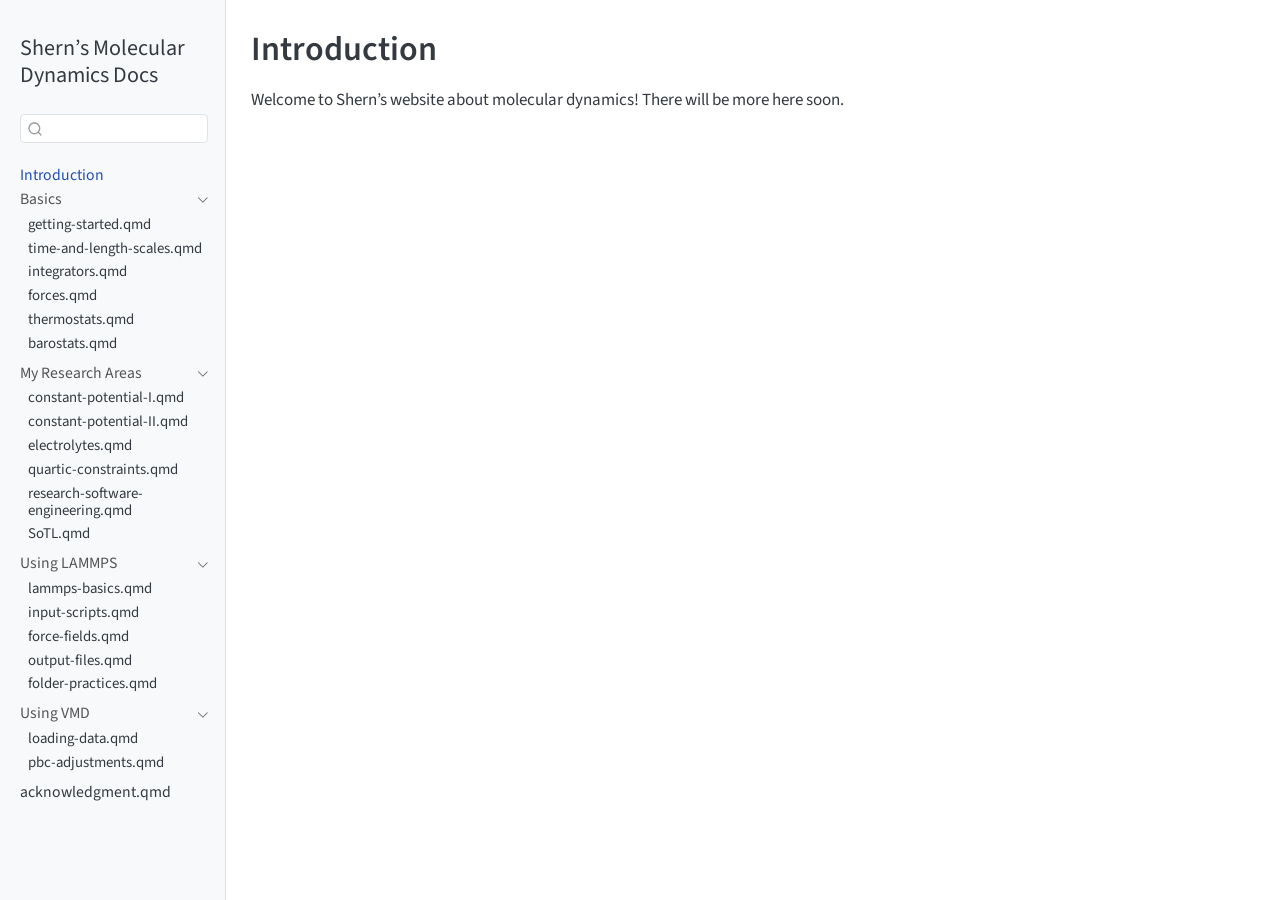
<file: introduction.html>
<!DOCTYPE html>
<html xmlns="http://www.w3.org/1999/xhtml" lang="en" xml:lang="en"><head>

<meta charset="utf-8">
<meta name="generator" content="quarto-1.7.32">

<meta name="viewport" content="width=device-width, initial-scale=1.0, user-scalable=yes">


<title>Introduction – Shern’s Molecular Dynamics Docs</title>
<style>
code{white-space: pre-wrap;}
span.smallcaps{font-variant: small-caps;}
div.columns{display: flex; gap: min(4vw, 1.5em);}
div.column{flex: auto; overflow-x: auto;}
div.hanging-indent{margin-left: 1.5em; text-indent: -1.5em;}
ul.task-list{list-style: none;}
ul.task-list li input[type="checkbox"] {
  width: 0.8em;
  margin: 0 0.8em 0.2em -1em; /* quarto-specific, see https://github.com/quarto-dev/quarto-cli/issues/4556 */ 
  vertical-align: middle;
}
</style>


<script src="site_libs/quarto-nav/quarto-nav.js"></script>
<script src="site_libs/quarto-nav/headroom.min.js"></script>
<script src="site_libs/clipboard/clipboard.min.js"></script>
<script src="site_libs/quarto-search/autocomplete.umd.js"></script>
<script src="site_libs/quarto-search/fuse.min.js"></script>
<script src="site_libs/quarto-search/quarto-search.js"></script>
<meta name="quarto:offset" content="./">
<script src="site_libs/quarto-html/quarto.js" type="module"></script>
<script src="site_libs/quarto-html/tabsets/tabsets.js" type="module"></script>
<script src="site_libs/quarto-html/popper.min.js"></script>
<script src="site_libs/quarto-html/tippy.umd.min.js"></script>
<script src="site_libs/quarto-html/anchor.min.js"></script>
<link href="site_libs/quarto-html/tippy.css" rel="stylesheet">
<link href="site_libs/quarto-html/quarto-syntax-highlighting-37eea08aefeeee20ff55810ff984fec1.css" rel="stylesheet" id="quarto-text-highlighting-styles">
<script src="site_libs/bootstrap/bootstrap.min.js"></script>
<link href="site_libs/bootstrap/bootstrap-icons.css" rel="stylesheet">
<link href="site_libs/bootstrap/bootstrap-5d2e30ad26079c1dae90a1fd11eba2b9.min.css" rel="stylesheet" append-hash="true" id="quarto-bootstrap" data-mode="light">
<script id="quarto-search-options" type="application/json">{
  "location": "sidebar",
  "copy-button": false,
  "collapse-after": 3,
  "panel-placement": "start",
  "type": "textbox",
  "limit": 50,
  "keyboard-shortcut": [
    "f",
    "/",
    "s"
  ],
  "show-item-context": false,
  "language": {
    "search-no-results-text": "No results",
    "search-matching-documents-text": "matching documents",
    "search-copy-link-title": "Copy link to search",
    "search-hide-matches-text": "Hide additional matches",
    "search-more-match-text": "more match in this document",
    "search-more-matches-text": "more matches in this document",
    "search-clear-button-title": "Clear",
    "search-text-placeholder": "",
    "search-detached-cancel-button-title": "Cancel",
    "search-submit-button-title": "Submit",
    "search-label": "Search"
  }
}</script>


</head>

<body class="nav-sidebar docked quarto-light">

<div id="quarto-search-results"></div>
  <header id="quarto-header" class="headroom fixed-top">
  <nav class="quarto-secondary-nav">
    <div class="container-fluid d-flex">
      <button type="button" class="quarto-btn-toggle btn" data-bs-toggle="collapse" role="button" data-bs-target=".quarto-sidebar-collapse-item" aria-controls="quarto-sidebar" aria-expanded="false" aria-label="Toggle sidebar navigation" onclick="if (window.quartoToggleHeadroom) { window.quartoToggleHeadroom(); }">
        <i class="bi bi-layout-text-sidebar-reverse"></i>
      </button>
        <nav class="quarto-page-breadcrumbs" aria-label="breadcrumb"><ol class="breadcrumb"><li class="breadcrumb-item"><a href="./introduction.html">Introduction</a></li></ol></nav>
        <a class="flex-grow-1" role="navigation" data-bs-toggle="collapse" data-bs-target=".quarto-sidebar-collapse-item" aria-controls="quarto-sidebar" aria-expanded="false" aria-label="Toggle sidebar navigation" onclick="if (window.quartoToggleHeadroom) { window.quartoToggleHeadroom(); }">      
        </a>
      <button type="button" class="btn quarto-search-button" aria-label="Search" onclick="window.quartoOpenSearch();">
        <i class="bi bi-search"></i>
      </button>
    </div>
  </nav>
</header>
<!-- content -->
<div id="quarto-content" class="quarto-container page-columns page-rows-contents page-layout-article">
<!-- sidebar -->
  <nav id="quarto-sidebar" class="sidebar collapse collapse-horizontal quarto-sidebar-collapse-item sidebar-navigation docked overflow-auto">
    <div class="pt-lg-2 mt-2 text-left sidebar-header">
    <div class="sidebar-title mb-0 py-0">
      <a href="./">Shern’s Molecular Dynamics Docs</a> 
    </div>
      </div>
        <div class="mt-2 flex-shrink-0 align-items-center">
        <div class="sidebar-search">
        <div id="quarto-search" class="" title="Search"></div>
        </div>
        </div>
    <div class="sidebar-menu-container"> 
    <ul class="list-unstyled mt-1">
        <li class="sidebar-item">
  <div class="sidebar-item-container"> 
  <a href="./introduction.html" class="sidebar-item-text sidebar-link active">
 <span class="menu-text">Introduction</span></a>
  </div>
</li>
        <li class="sidebar-item sidebar-item-section">
      <div class="sidebar-item-container"> 
            <a class="sidebar-item-text sidebar-link text-start" data-bs-toggle="collapse" data-bs-target="#quarto-sidebar-section-1" role="navigation" aria-expanded="true">
 <span class="menu-text">Basics</span></a>
          <a class="sidebar-item-toggle text-start" data-bs-toggle="collapse" data-bs-target="#quarto-sidebar-section-1" role="navigation" aria-expanded="true" aria-label="Toggle section">
            <i class="bi bi-chevron-right ms-2"></i>
          </a> 
      </div>
      <ul id="quarto-sidebar-section-1" class="collapse list-unstyled sidebar-section depth1 show">  
          <li class="sidebar-item">
 <span class="menu-text">getting-started.qmd</span>
  </li>
          <li class="sidebar-item">
 <span class="menu-text">time-and-length-scales.qmd</span>
  </li>
          <li class="sidebar-item">
 <span class="menu-text">integrators.qmd</span>
  </li>
          <li class="sidebar-item">
 <span class="menu-text">forces.qmd</span>
  </li>
          <li class="sidebar-item">
 <span class="menu-text">thermostats.qmd</span>
  </li>
          <li class="sidebar-item">
 <span class="menu-text">barostats.qmd</span>
  </li>
      </ul>
  </li>
        <li class="sidebar-item sidebar-item-section">
      <div class="sidebar-item-container"> 
            <a class="sidebar-item-text sidebar-link text-start" data-bs-toggle="collapse" data-bs-target="#quarto-sidebar-section-2" role="navigation" aria-expanded="true">
 <span class="menu-text">My Research Areas</span></a>
          <a class="sidebar-item-toggle text-start" data-bs-toggle="collapse" data-bs-target="#quarto-sidebar-section-2" role="navigation" aria-expanded="true" aria-label="Toggle section">
            <i class="bi bi-chevron-right ms-2"></i>
          </a> 
      </div>
      <ul id="quarto-sidebar-section-2" class="collapse list-unstyled sidebar-section depth1 show">  
          <li class="sidebar-item">
 <span class="menu-text">constant-potential-I.qmd</span>
  </li>
          <li class="sidebar-item">
 <span class="menu-text">constant-potential-II.qmd</span>
  </li>
          <li class="sidebar-item">
 <span class="menu-text">electrolytes.qmd</span>
  </li>
          <li class="sidebar-item">
 <span class="menu-text">quartic-constraints.qmd</span>
  </li>
          <li class="sidebar-item">
 <span class="menu-text">research-software-engineering.qmd</span>
  </li>
          <li class="sidebar-item">
 <span class="menu-text">SoTL.qmd</span>
  </li>
      </ul>
  </li>
        <li class="sidebar-item sidebar-item-section">
      <div class="sidebar-item-container"> 
            <a class="sidebar-item-text sidebar-link text-start" data-bs-toggle="collapse" data-bs-target="#quarto-sidebar-section-3" role="navigation" aria-expanded="true">
 <span class="menu-text">Using LAMMPS</span></a>
          <a class="sidebar-item-toggle text-start" data-bs-toggle="collapse" data-bs-target="#quarto-sidebar-section-3" role="navigation" aria-expanded="true" aria-label="Toggle section">
            <i class="bi bi-chevron-right ms-2"></i>
          </a> 
      </div>
      <ul id="quarto-sidebar-section-3" class="collapse list-unstyled sidebar-section depth1 show">  
          <li class="sidebar-item">
 <span class="menu-text">lammps-basics.qmd</span>
  </li>
          <li class="sidebar-item">
 <span class="menu-text">input-scripts.qmd</span>
  </li>
          <li class="sidebar-item">
 <span class="menu-text">force-fields.qmd</span>
  </li>
          <li class="sidebar-item">
 <span class="menu-text">output-files.qmd</span>
  </li>
          <li class="sidebar-item">
 <span class="menu-text">folder-practices.qmd</span>
  </li>
      </ul>
  </li>
        <li class="sidebar-item sidebar-item-section">
      <div class="sidebar-item-container"> 
            <a class="sidebar-item-text sidebar-link text-start" data-bs-toggle="collapse" data-bs-target="#quarto-sidebar-section-4" role="navigation" aria-expanded="true">
 <span class="menu-text">Using VMD</span></a>
          <a class="sidebar-item-toggle text-start" data-bs-toggle="collapse" data-bs-target="#quarto-sidebar-section-4" role="navigation" aria-expanded="true" aria-label="Toggle section">
            <i class="bi bi-chevron-right ms-2"></i>
          </a> 
      </div>
      <ul id="quarto-sidebar-section-4" class="collapse list-unstyled sidebar-section depth1 show">  
          <li class="sidebar-item">
 <span class="menu-text">loading-data.qmd</span>
  </li>
          <li class="sidebar-item">
 <span class="menu-text">pbc-adjustments.qmd</span>
  </li>
      </ul>
  </li>
        <li class="sidebar-item">
 <span class="menu-text">acknowledgment.qmd</span>
  </li>
    </ul>
    </div>
</nav>
<div id="quarto-sidebar-glass" class="quarto-sidebar-collapse-item" data-bs-toggle="collapse" data-bs-target=".quarto-sidebar-collapse-item"></div>
<!-- margin-sidebar -->
    <div id="quarto-margin-sidebar" class="sidebar margin-sidebar zindex-bottom">
        
    </div>
<!-- main -->
<main class="content" id="quarto-document-content">

<header id="title-block-header" class="quarto-title-block default">
<div class="quarto-title">
<h1 class="title">Introduction</h1>
</div>



<div class="quarto-title-meta">

    
  
    
  </div>
  


</header>


<p>Welcome to Shern’s website about molecular dynamics! There will be more here soon.</p>



</main> <!-- /main -->
<script id="quarto-html-after-body" type="application/javascript">
  window.document.addEventListener("DOMContentLoaded", function (event) {
    const icon = "";
    const anchorJS = new window.AnchorJS();
    anchorJS.options = {
      placement: 'right',
      icon: icon
    };
    anchorJS.add('.anchored');
    const isCodeAnnotation = (el) => {
      for (const clz of el.classList) {
        if (clz.startsWith('code-annotation-')) {                     
          return true;
        }
      }
      return false;
    }
    const onCopySuccess = function(e) {
      // button target
      const button = e.trigger;
      // don't keep focus
      button.blur();
      // flash "checked"
      button.classList.add('code-copy-button-checked');
      var currentTitle = button.getAttribute("title");
      button.setAttribute("title", "Copied!");
      let tooltip;
      if (window.bootstrap) {
        button.setAttribute("data-bs-toggle", "tooltip");
        button.setAttribute("data-bs-placement", "left");
        button.setAttribute("data-bs-title", "Copied!");
        tooltip = new bootstrap.Tooltip(button, 
          { trigger: "manual", 
            customClass: "code-copy-button-tooltip",
            offset: [0, -8]});
        tooltip.show();    
      }
      setTimeout(function() {
        if (tooltip) {
          tooltip.hide();
          button.removeAttribute("data-bs-title");
          button.removeAttribute("data-bs-toggle");
          button.removeAttribute("data-bs-placement");
        }
        button.setAttribute("title", currentTitle);
        button.classList.remove('code-copy-button-checked');
      }, 1000);
      // clear code selection
      e.clearSelection();
    }
    const getTextToCopy = function(trigger) {
        const codeEl = trigger.previousElementSibling.cloneNode(true);
        for (const childEl of codeEl.children) {
          if (isCodeAnnotation(childEl)) {
            childEl.remove();
          }
        }
        return codeEl.innerText;
    }
    const clipboard = new window.ClipboardJS('.code-copy-button:not([data-in-quarto-modal])', {
      text: getTextToCopy
    });
    clipboard.on('success', onCopySuccess);
    if (window.document.getElementById('quarto-embedded-source-code-modal')) {
      const clipboardModal = new window.ClipboardJS('.code-copy-button[data-in-quarto-modal]', {
        text: getTextToCopy,
        container: window.document.getElementById('quarto-embedded-source-code-modal')
      });
      clipboardModal.on('success', onCopySuccess);
    }
      var localhostRegex = new RegExp(/^(?:http|https):\/\/localhost\:?[0-9]*\//);
      var mailtoRegex = new RegExp(/^mailto:/);
        var filterRegex = new RegExp('/' + window.location.host + '/');
      var isInternal = (href) => {
          return filterRegex.test(href) || localhostRegex.test(href) || mailtoRegex.test(href);
      }
      // Inspect non-navigation links and adorn them if external
     var links = window.document.querySelectorAll('a[href]:not(.nav-link):not(.navbar-brand):not(.toc-action):not(.sidebar-link):not(.sidebar-item-toggle):not(.pagination-link):not(.no-external):not([aria-hidden]):not(.dropdown-item):not(.quarto-navigation-tool):not(.about-link)');
      for (var i=0; i<links.length; i++) {
        const link = links[i];
        if (!isInternal(link.href)) {
          // undo the damage that might have been done by quarto-nav.js in the case of
          // links that we want to consider external
          if (link.dataset.originalHref !== undefined) {
            link.href = link.dataset.originalHref;
          }
        }
      }
    function tippyHover(el, contentFn, onTriggerFn, onUntriggerFn) {
      const config = {
        allowHTML: true,
        maxWidth: 500,
        delay: 100,
        arrow: false,
        appendTo: function(el) {
            return el.parentElement;
        },
        interactive: true,
        interactiveBorder: 10,
        theme: 'quarto',
        placement: 'bottom-start',
      };
      if (contentFn) {
        config.content = contentFn;
      }
      if (onTriggerFn) {
        config.onTrigger = onTriggerFn;
      }
      if (onUntriggerFn) {
        config.onUntrigger = onUntriggerFn;
      }
      window.tippy(el, config); 
    }
    const noterefs = window.document.querySelectorAll('a[role="doc-noteref"]');
    for (var i=0; i<noterefs.length; i++) {
      const ref = noterefs[i];
      tippyHover(ref, function() {
        // use id or data attribute instead here
        let href = ref.getAttribute('data-footnote-href') || ref.getAttribute('href');
        try { href = new URL(href).hash; } catch {}
        const id = href.replace(/^#\/?/, "");
        const note = window.document.getElementById(id);
        if (note) {
          return note.innerHTML;
        } else {
          return "";
        }
      });
    }
    const xrefs = window.document.querySelectorAll('a.quarto-xref');
    const processXRef = (id, note) => {
      // Strip column container classes
      const stripColumnClz = (el) => {
        el.classList.remove("page-full", "page-columns");
        if (el.children) {
          for (const child of el.children) {
            stripColumnClz(child);
          }
        }
      }
      stripColumnClz(note)
      if (id === null || id.startsWith('sec-')) {
        // Special case sections, only their first couple elements
        const container = document.createElement("div");
        if (note.children && note.children.length > 2) {
          container.appendChild(note.children[0].cloneNode(true));
          for (let i = 1; i < note.children.length; i++) {
            const child = note.children[i];
            if (child.tagName === "P" && child.innerText === "") {
              continue;
            } else {
              container.appendChild(child.cloneNode(true));
              break;
            }
          }
          if (window.Quarto?.typesetMath) {
            window.Quarto.typesetMath(container);
          }
          return container.innerHTML
        } else {
          if (window.Quarto?.typesetMath) {
            window.Quarto.typesetMath(note);
          }
          return note.innerHTML;
        }
      } else {
        // Remove any anchor links if they are present
        const anchorLink = note.querySelector('a.anchorjs-link');
        if (anchorLink) {
          anchorLink.remove();
        }
        if (window.Quarto?.typesetMath) {
          window.Quarto.typesetMath(note);
        }
        if (note.classList.contains("callout")) {
          return note.outerHTML;
        } else {
          return note.innerHTML;
        }
      }
    }
    for (var i=0; i<xrefs.length; i++) {
      const xref = xrefs[i];
      tippyHover(xref, undefined, function(instance) {
        instance.disable();
        let url = xref.getAttribute('href');
        let hash = undefined; 
        if (url.startsWith('#')) {
          hash = url;
        } else {
          try { hash = new URL(url).hash; } catch {}
        }
        if (hash) {
          const id = hash.replace(/^#\/?/, "");
          const note = window.document.getElementById(id);
          if (note !== null) {
            try {
              const html = processXRef(id, note.cloneNode(true));
              instance.setContent(html);
            } finally {
              instance.enable();
              instance.show();
            }
          } else {
            // See if we can fetch this
            fetch(url.split('#')[0])
            .then(res => res.text())
            .then(html => {
              const parser = new DOMParser();
              const htmlDoc = parser.parseFromString(html, "text/html");
              const note = htmlDoc.getElementById(id);
              if (note !== null) {
                const html = processXRef(id, note);
                instance.setContent(html);
              } 
            }).finally(() => {
              instance.enable();
              instance.show();
            });
          }
        } else {
          // See if we can fetch a full url (with no hash to target)
          // This is a special case and we should probably do some content thinning / targeting
          fetch(url)
          .then(res => res.text())
          .then(html => {
            const parser = new DOMParser();
            const htmlDoc = parser.parseFromString(html, "text/html");
            const note = htmlDoc.querySelector('main.content');
            if (note !== null) {
              // This should only happen for chapter cross references
              // (since there is no id in the URL)
              // remove the first header
              if (note.children.length > 0 && note.children[0].tagName === "HEADER") {
                note.children[0].remove();
              }
              const html = processXRef(null, note);
              instance.setContent(html);
            } 
          }).finally(() => {
            instance.enable();
            instance.show();
          });
        }
      }, function(instance) {
      });
    }
        let selectedAnnoteEl;
        const selectorForAnnotation = ( cell, annotation) => {
          let cellAttr = 'data-code-cell="' + cell + '"';
          let lineAttr = 'data-code-annotation="' +  annotation + '"';
          const selector = 'span[' + cellAttr + '][' + lineAttr + ']';
          return selector;
        }
        const selectCodeLines = (annoteEl) => {
          const doc = window.document;
          const targetCell = annoteEl.getAttribute("data-target-cell");
          const targetAnnotation = annoteEl.getAttribute("data-target-annotation");
          const annoteSpan = window.document.querySelector(selectorForAnnotation(targetCell, targetAnnotation));
          const lines = annoteSpan.getAttribute("data-code-lines").split(",");
          const lineIds = lines.map((line) => {
            return targetCell + "-" + line;
          })
          let top = null;
          let height = null;
          let parent = null;
          if (lineIds.length > 0) {
              //compute the position of the single el (top and bottom and make a div)
              const el = window.document.getElementById(lineIds[0]);
              top = el.offsetTop;
              height = el.offsetHeight;
              parent = el.parentElement.parentElement;
            if (lineIds.length > 1) {
              const lastEl = window.document.getElementById(lineIds[lineIds.length - 1]);
              const bottom = lastEl.offsetTop + lastEl.offsetHeight;
              height = bottom - top;
            }
            if (top !== null && height !== null && parent !== null) {
              // cook up a div (if necessary) and position it 
              let div = window.document.getElementById("code-annotation-line-highlight");
              if (div === null) {
                div = window.document.createElement("div");
                div.setAttribute("id", "code-annotation-line-highlight");
                div.style.position = 'absolute';
                parent.appendChild(div);
              }
              div.style.top = top - 2 + "px";
              div.style.height = height + 4 + "px";
              div.style.left = 0;
              let gutterDiv = window.document.getElementById("code-annotation-line-highlight-gutter");
              if (gutterDiv === null) {
                gutterDiv = window.document.createElement("div");
                gutterDiv.setAttribute("id", "code-annotation-line-highlight-gutter");
                gutterDiv.style.position = 'absolute';
                const codeCell = window.document.getElementById(targetCell);
                const gutter = codeCell.querySelector('.code-annotation-gutter');
                gutter.appendChild(gutterDiv);
              }
              gutterDiv.style.top = top - 2 + "px";
              gutterDiv.style.height = height + 4 + "px";
            }
            selectedAnnoteEl = annoteEl;
          }
        };
        const unselectCodeLines = () => {
          const elementsIds = ["code-annotation-line-highlight", "code-annotation-line-highlight-gutter"];
          elementsIds.forEach((elId) => {
            const div = window.document.getElementById(elId);
            if (div) {
              div.remove();
            }
          });
          selectedAnnoteEl = undefined;
        };
          // Handle positioning of the toggle
      window.addEventListener(
        "resize",
        throttle(() => {
          elRect = undefined;
          if (selectedAnnoteEl) {
            selectCodeLines(selectedAnnoteEl);
          }
        }, 10)
      );
      function throttle(fn, ms) {
      let throttle = false;
      let timer;
        return (...args) => {
          if(!throttle) { // first call gets through
              fn.apply(this, args);
              throttle = true;
          } else { // all the others get throttled
              if(timer) clearTimeout(timer); // cancel #2
              timer = setTimeout(() => {
                fn.apply(this, args);
                timer = throttle = false;
              }, ms);
          }
        };
      }
        // Attach click handler to the DT
        const annoteDls = window.document.querySelectorAll('dt[data-target-cell]');
        for (const annoteDlNode of annoteDls) {
          annoteDlNode.addEventListener('click', (event) => {
            const clickedEl = event.target;
            if (clickedEl !== selectedAnnoteEl) {
              unselectCodeLines();
              const activeEl = window.document.querySelector('dt[data-target-cell].code-annotation-active');
              if (activeEl) {
                activeEl.classList.remove('code-annotation-active');
              }
              selectCodeLines(clickedEl);
              clickedEl.classList.add('code-annotation-active');
            } else {
              // Unselect the line
              unselectCodeLines();
              clickedEl.classList.remove('code-annotation-active');
            }
          });
        }
    const findCites = (el) => {
      const parentEl = el.parentElement;
      if (parentEl) {
        const cites = parentEl.dataset.cites;
        if (cites) {
          return {
            el,
            cites: cites.split(' ')
          };
        } else {
          return findCites(el.parentElement)
        }
      } else {
        return undefined;
      }
    };
    var bibliorefs = window.document.querySelectorAll('a[role="doc-biblioref"]');
    for (var i=0; i<bibliorefs.length; i++) {
      const ref = bibliorefs[i];
      const citeInfo = findCites(ref);
      if (citeInfo) {
        tippyHover(citeInfo.el, function() {
          var popup = window.document.createElement('div');
          citeInfo.cites.forEach(function(cite) {
            var citeDiv = window.document.createElement('div');
            citeDiv.classList.add('hanging-indent');
            citeDiv.classList.add('csl-entry');
            var biblioDiv = window.document.getElementById('ref-' + cite);
            if (biblioDiv) {
              citeDiv.innerHTML = biblioDiv.innerHTML;
            }
            popup.appendChild(citeDiv);
          });
          return popup.innerHTML;
        });
      }
    }
  });
  </script>
</div> <!-- /content -->




</body></html>
</file>
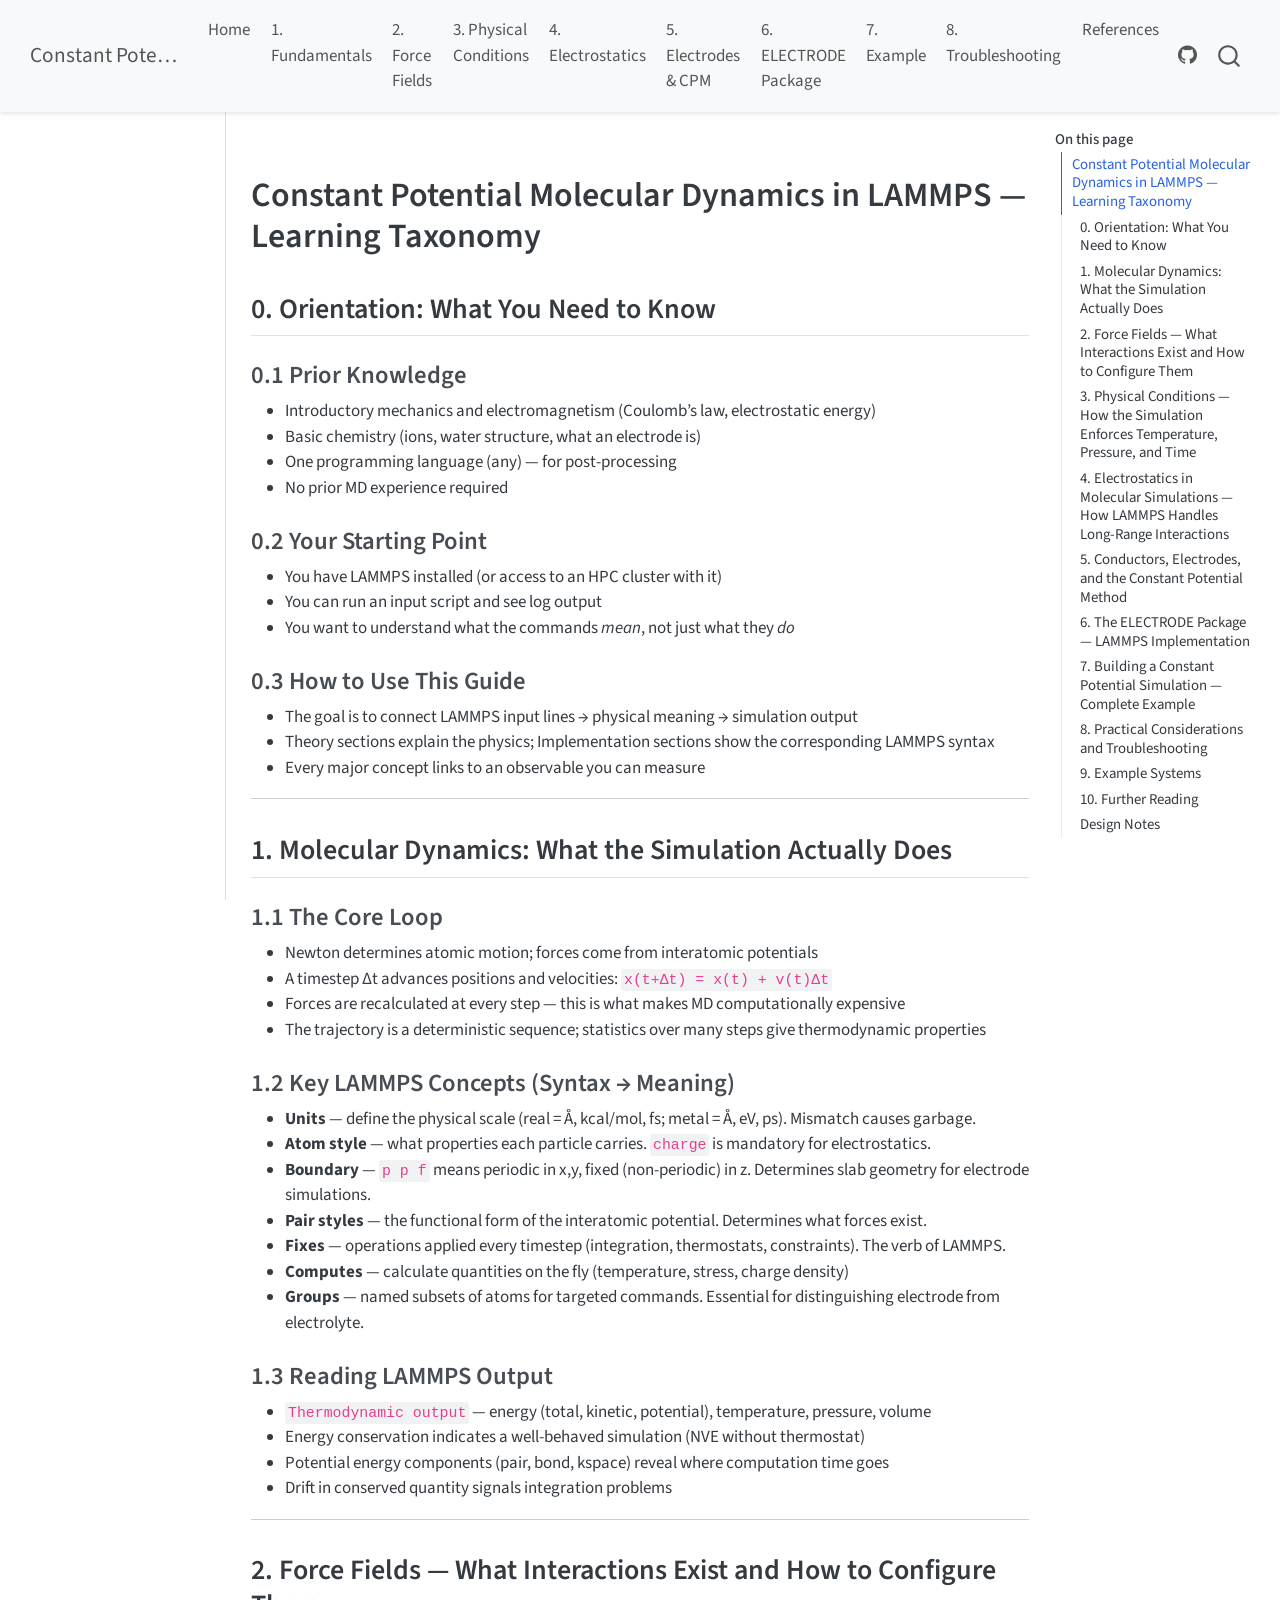
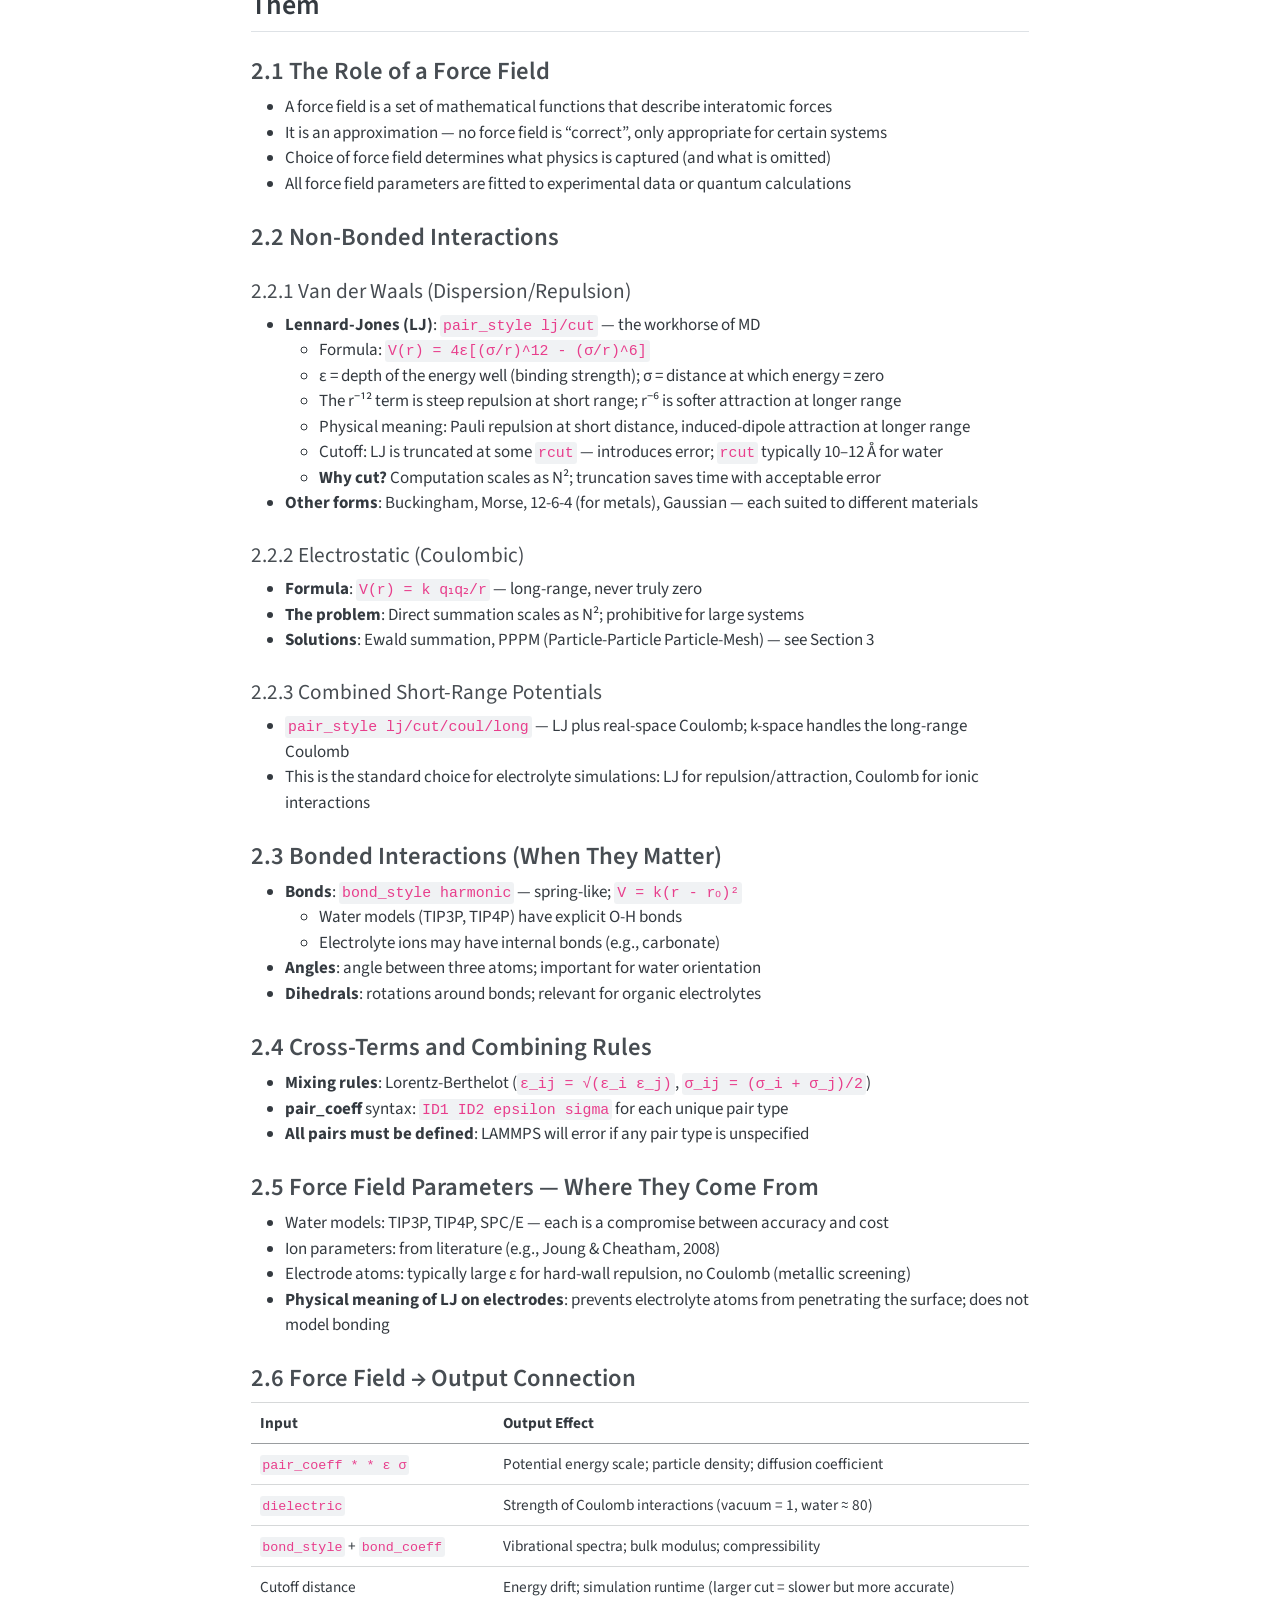
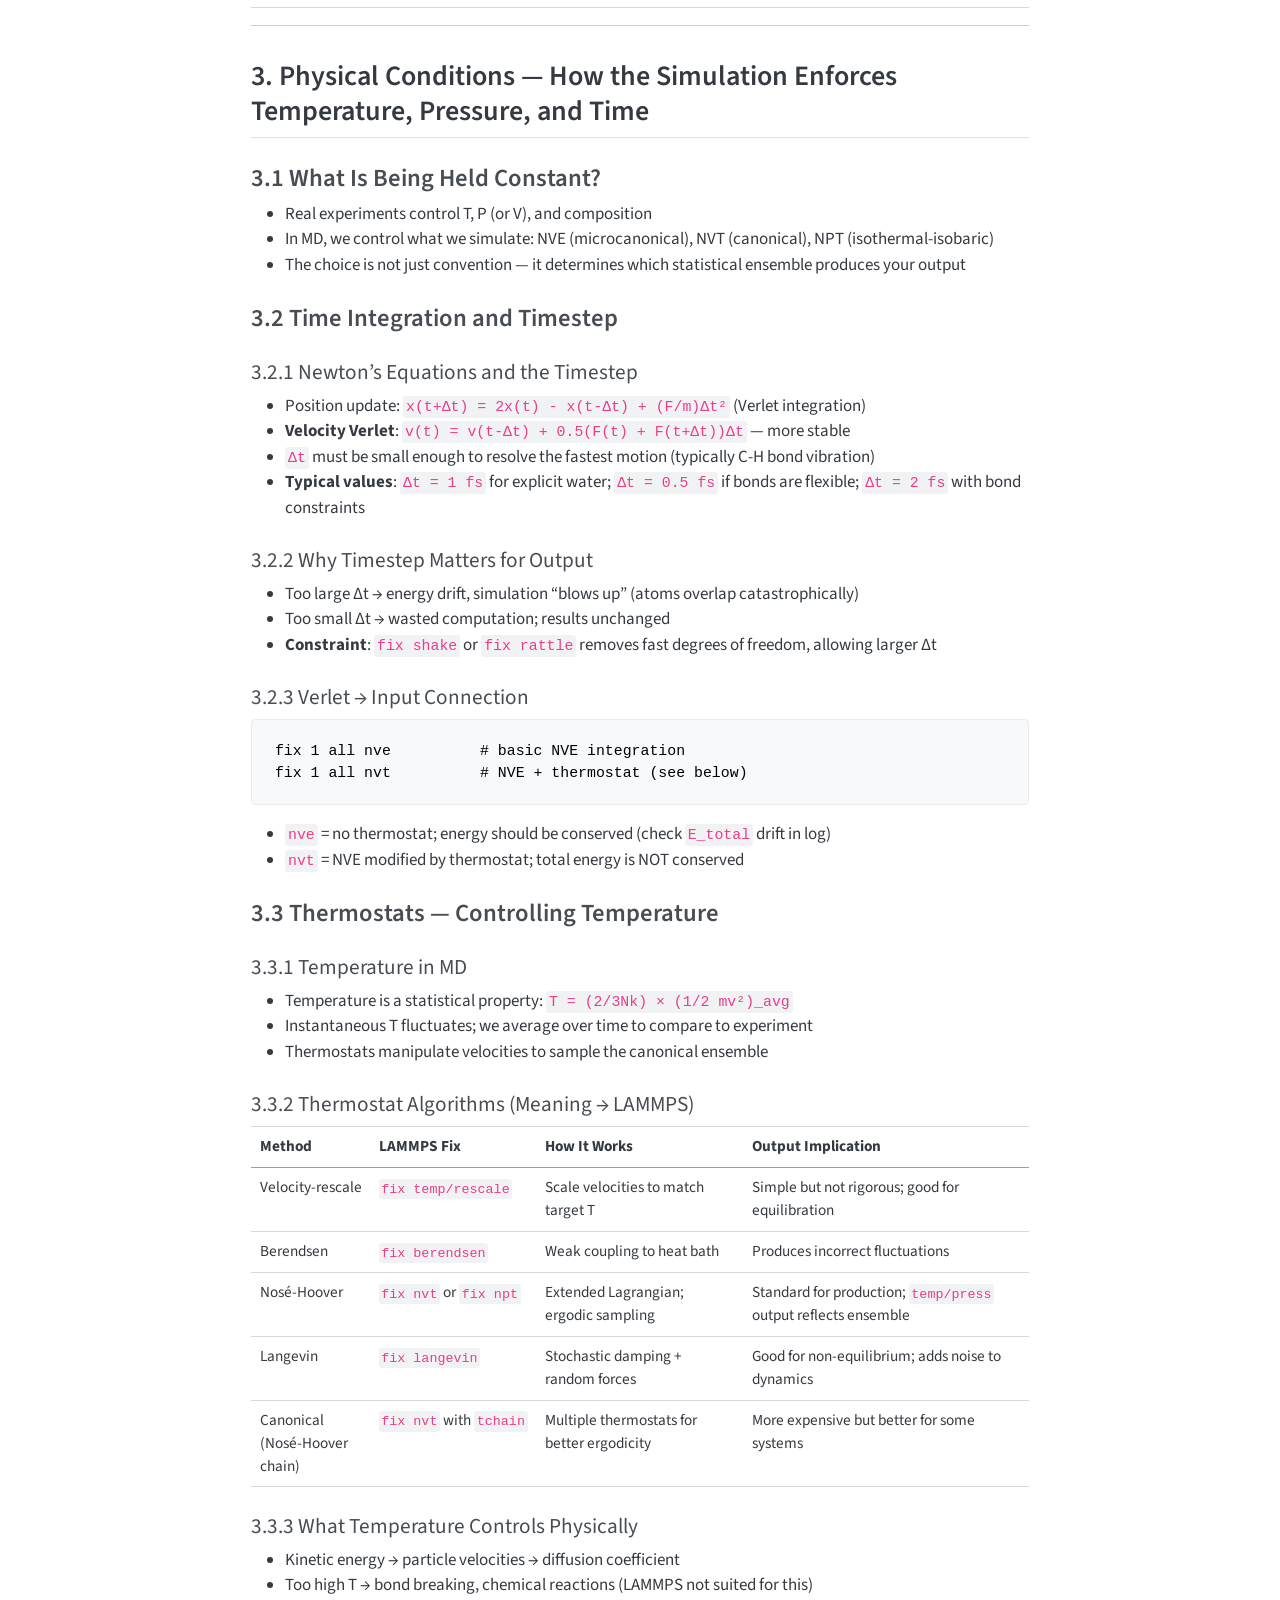
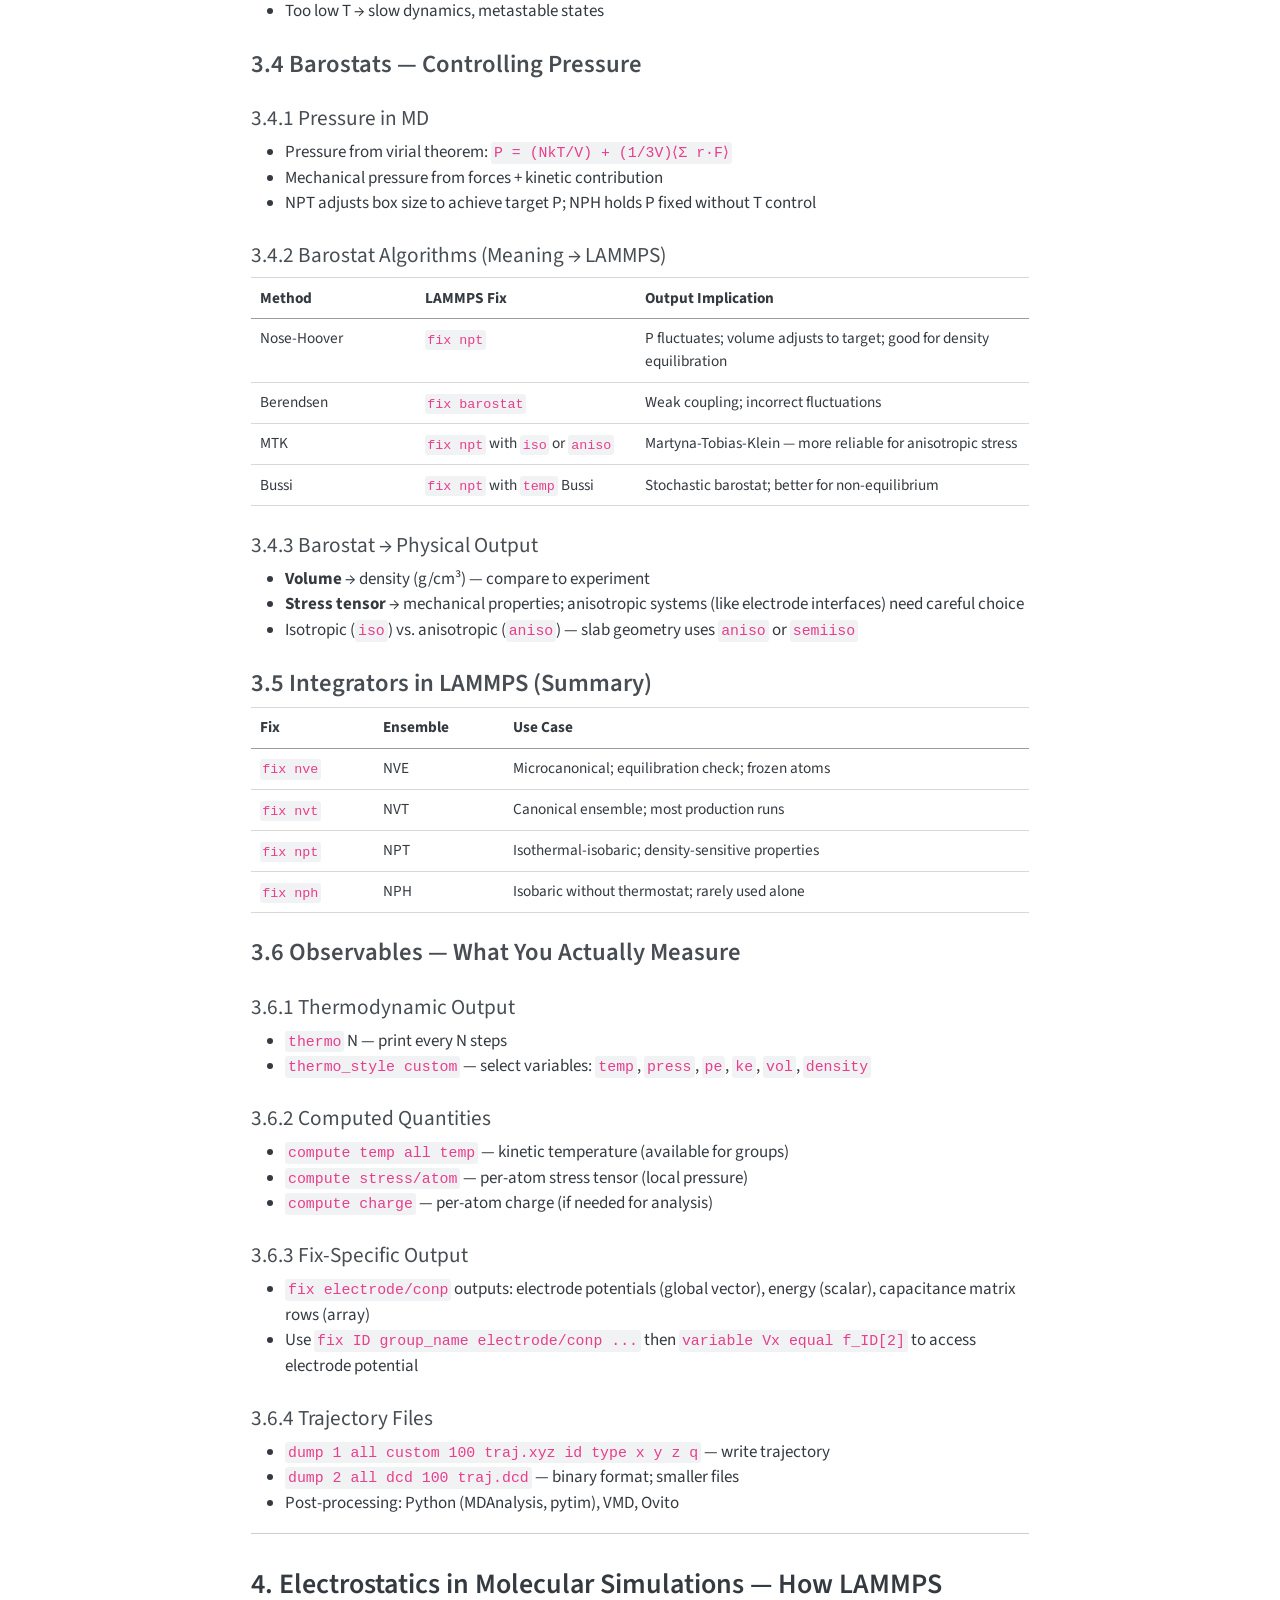
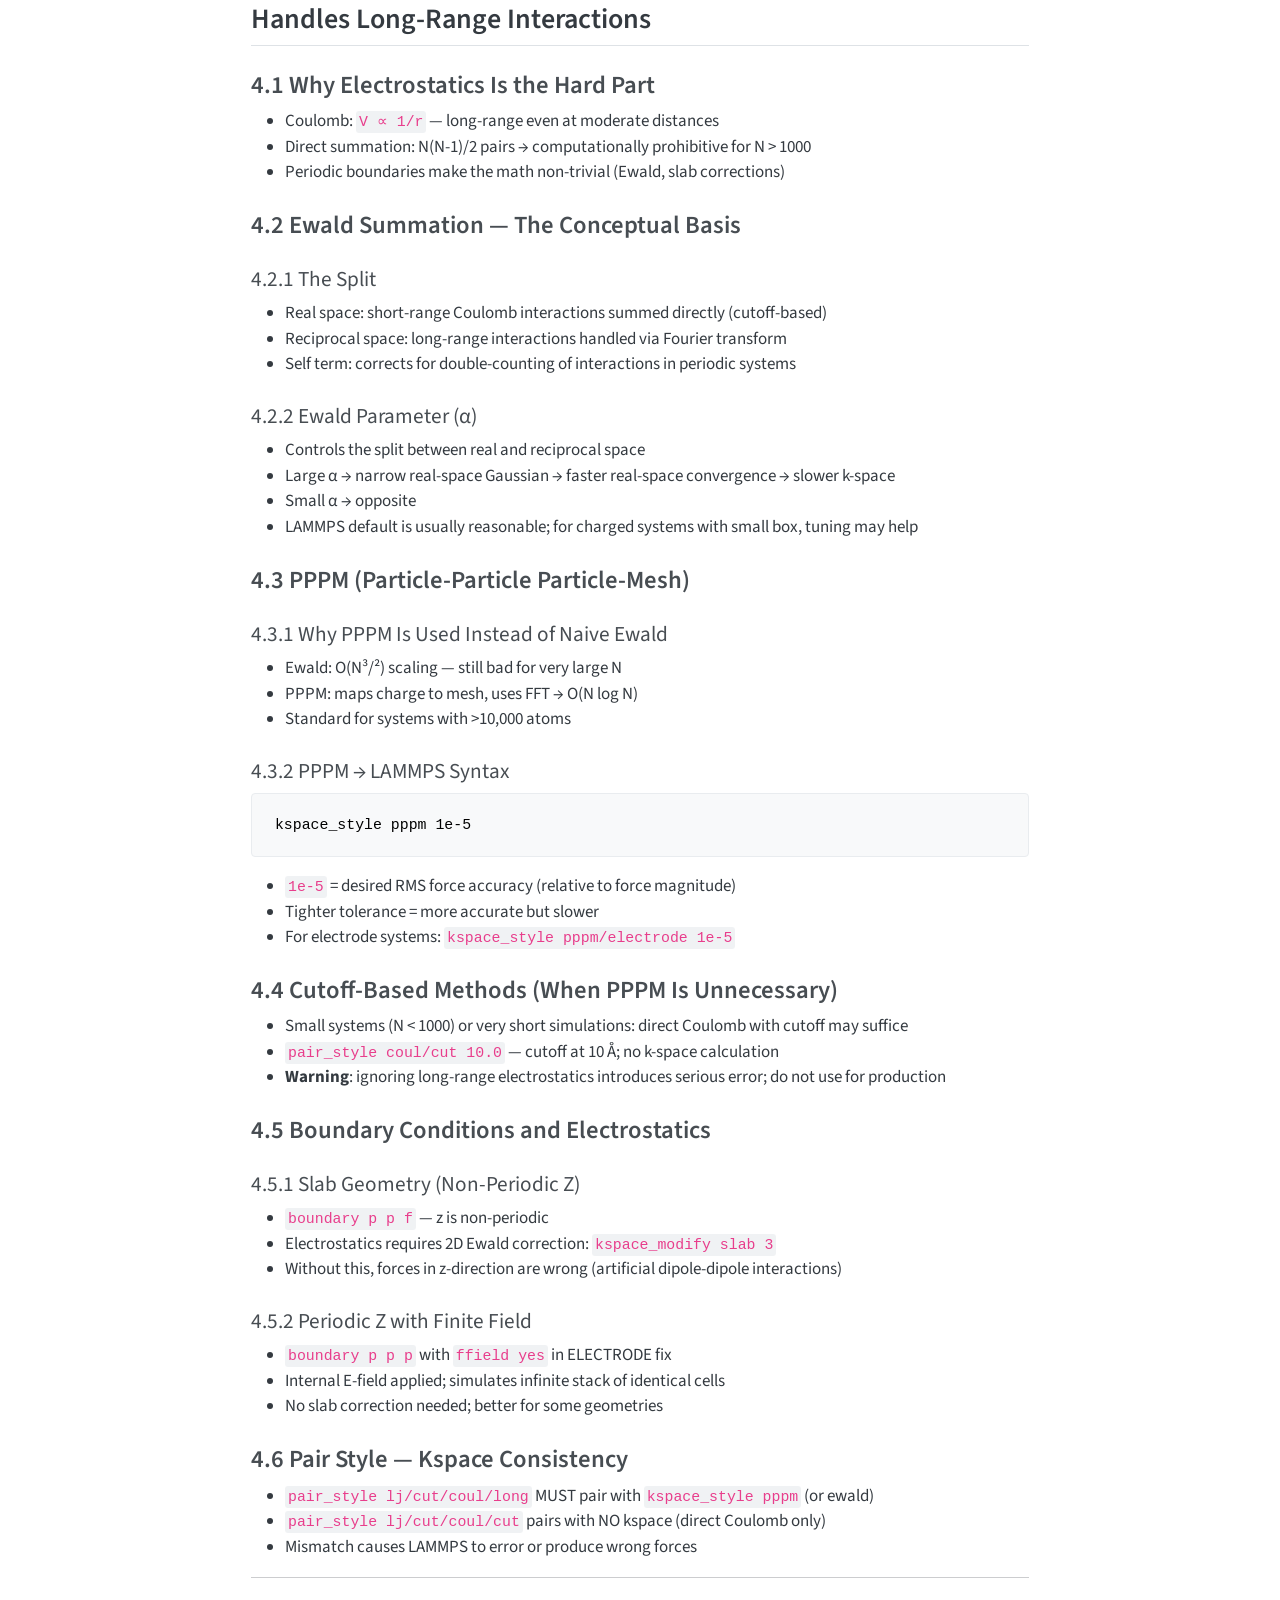
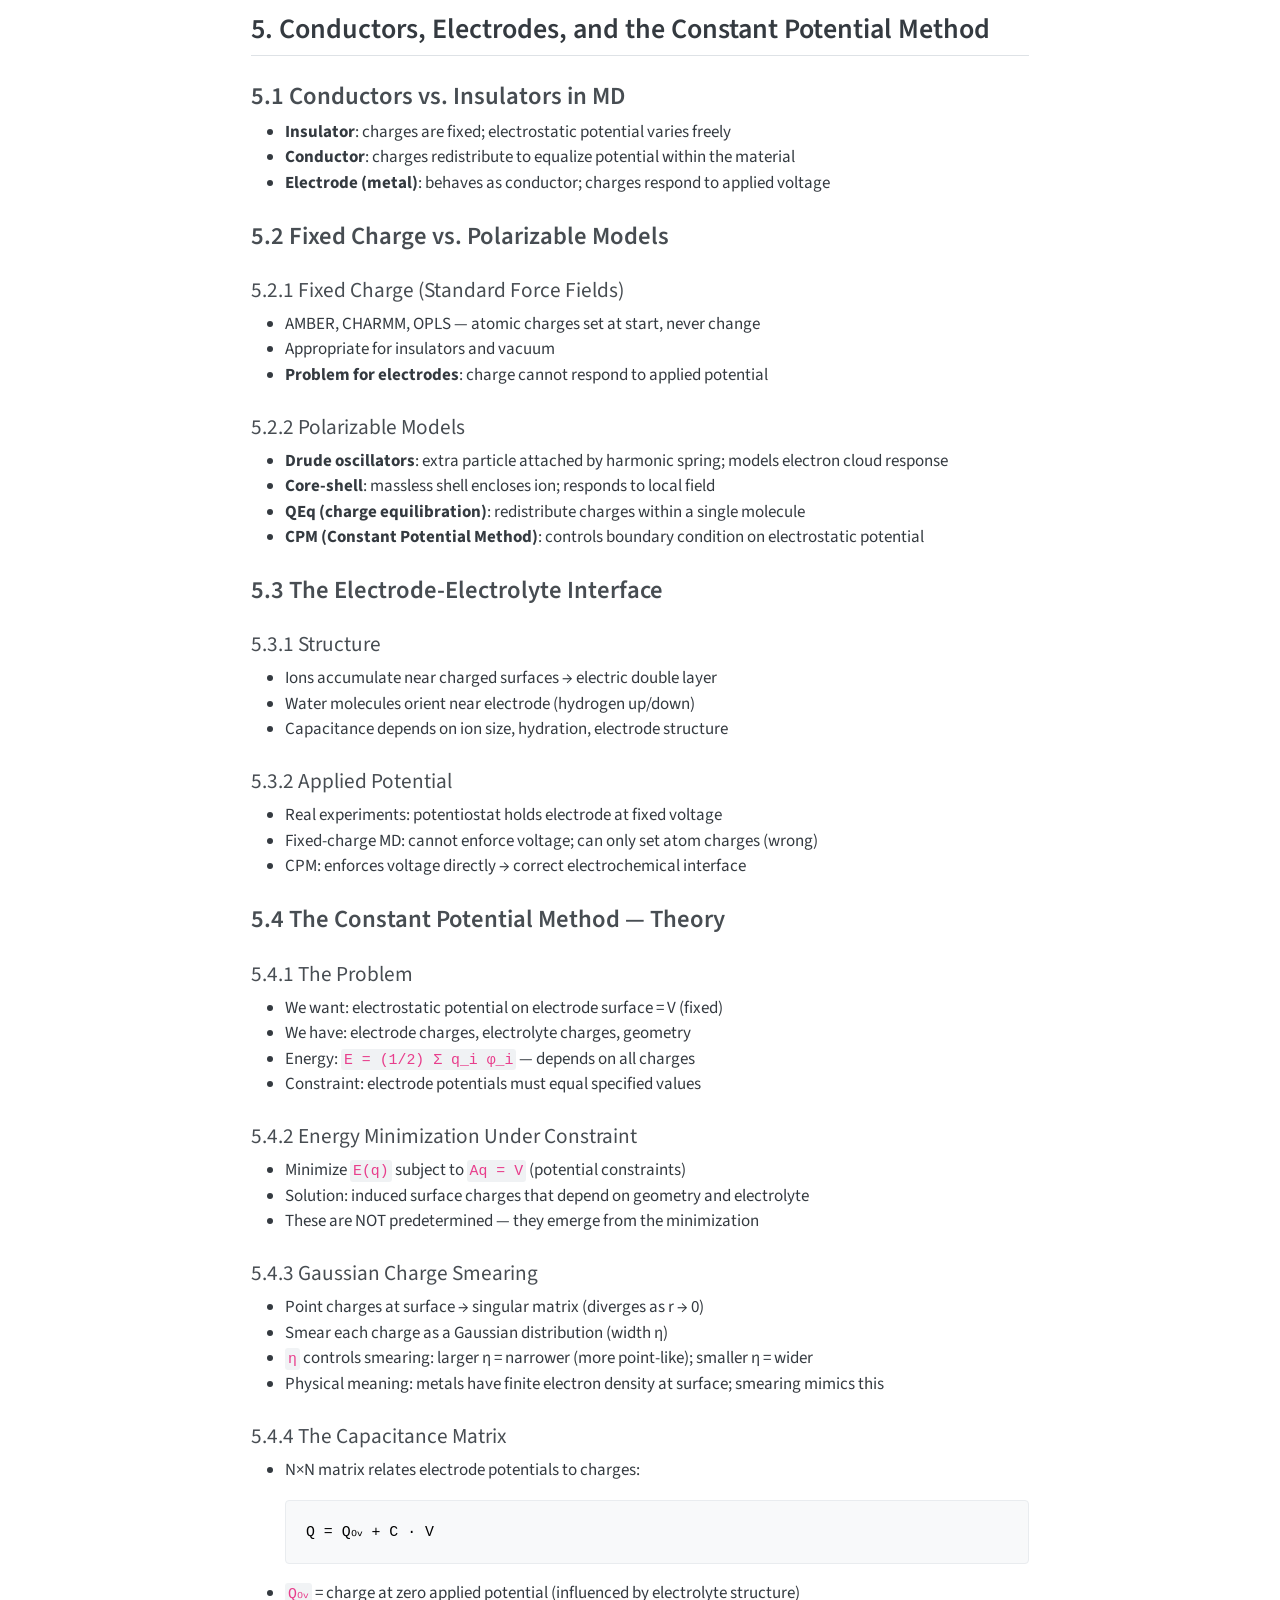
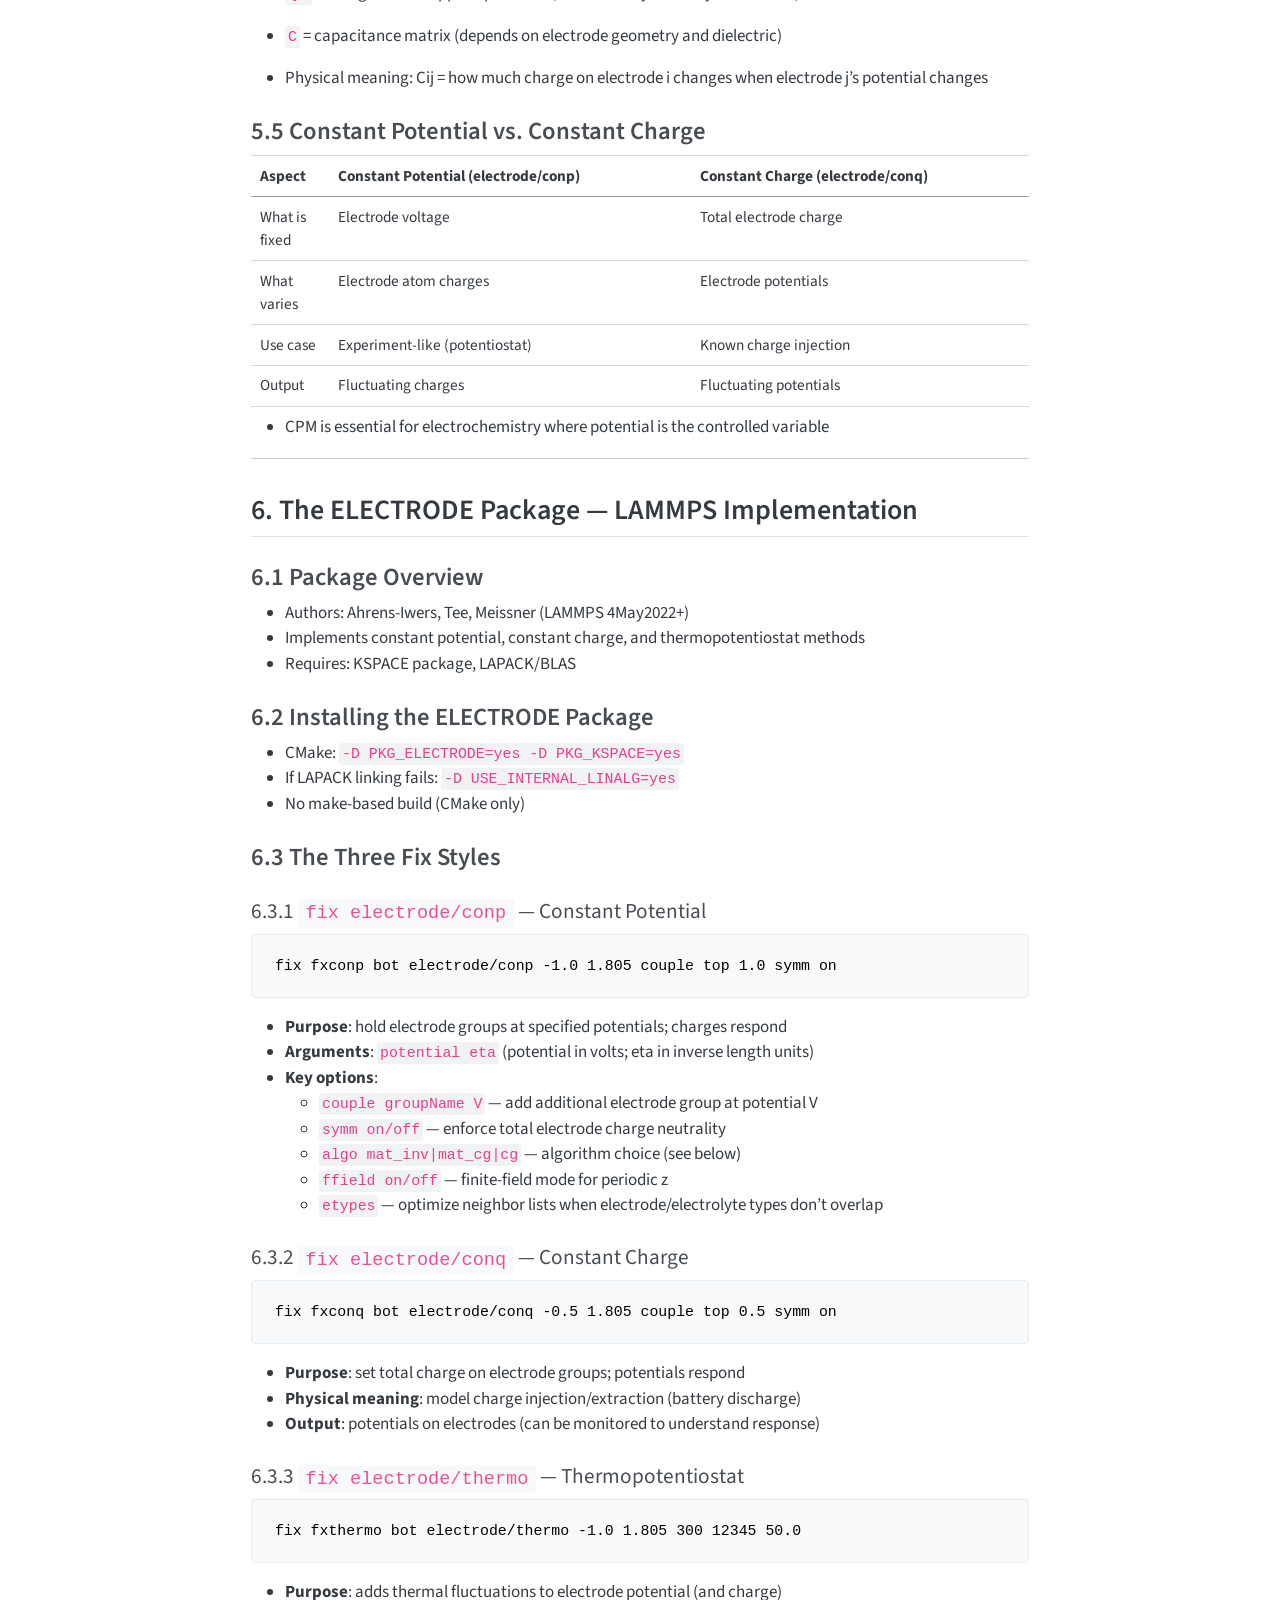
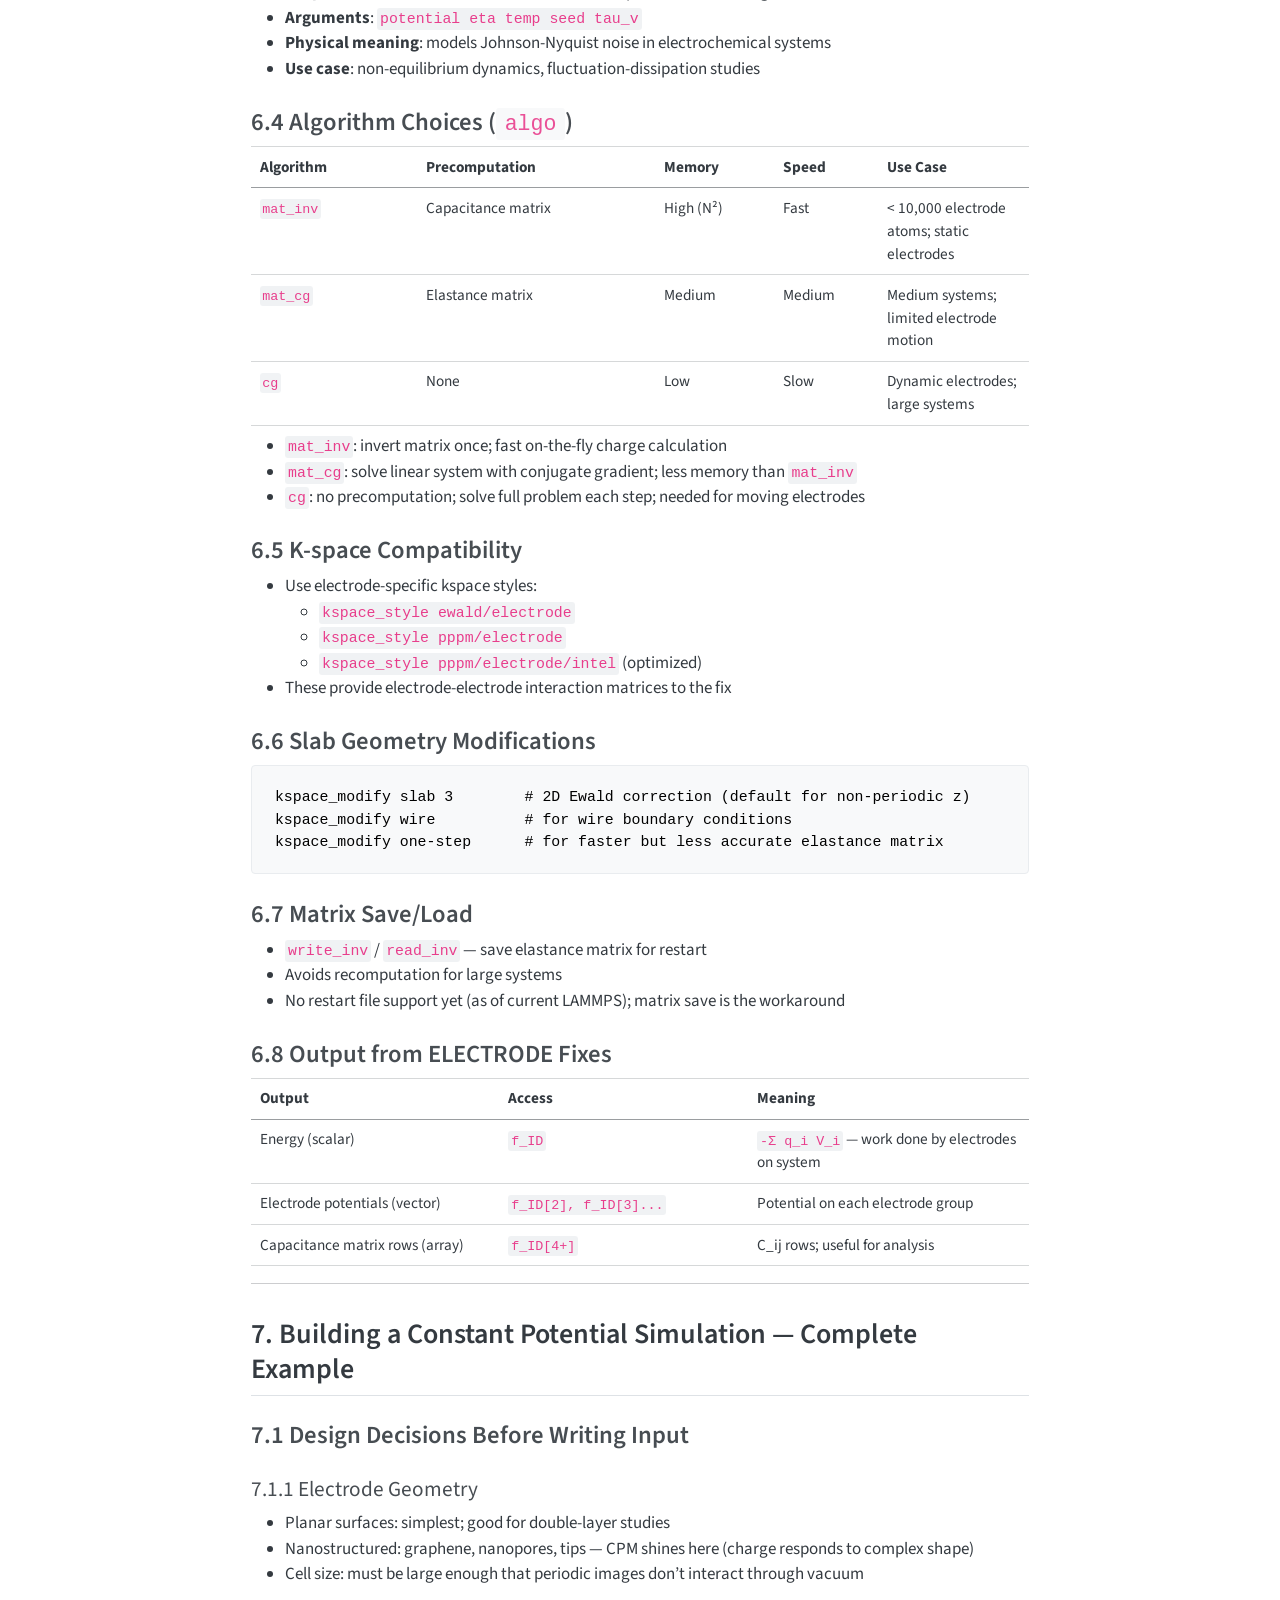
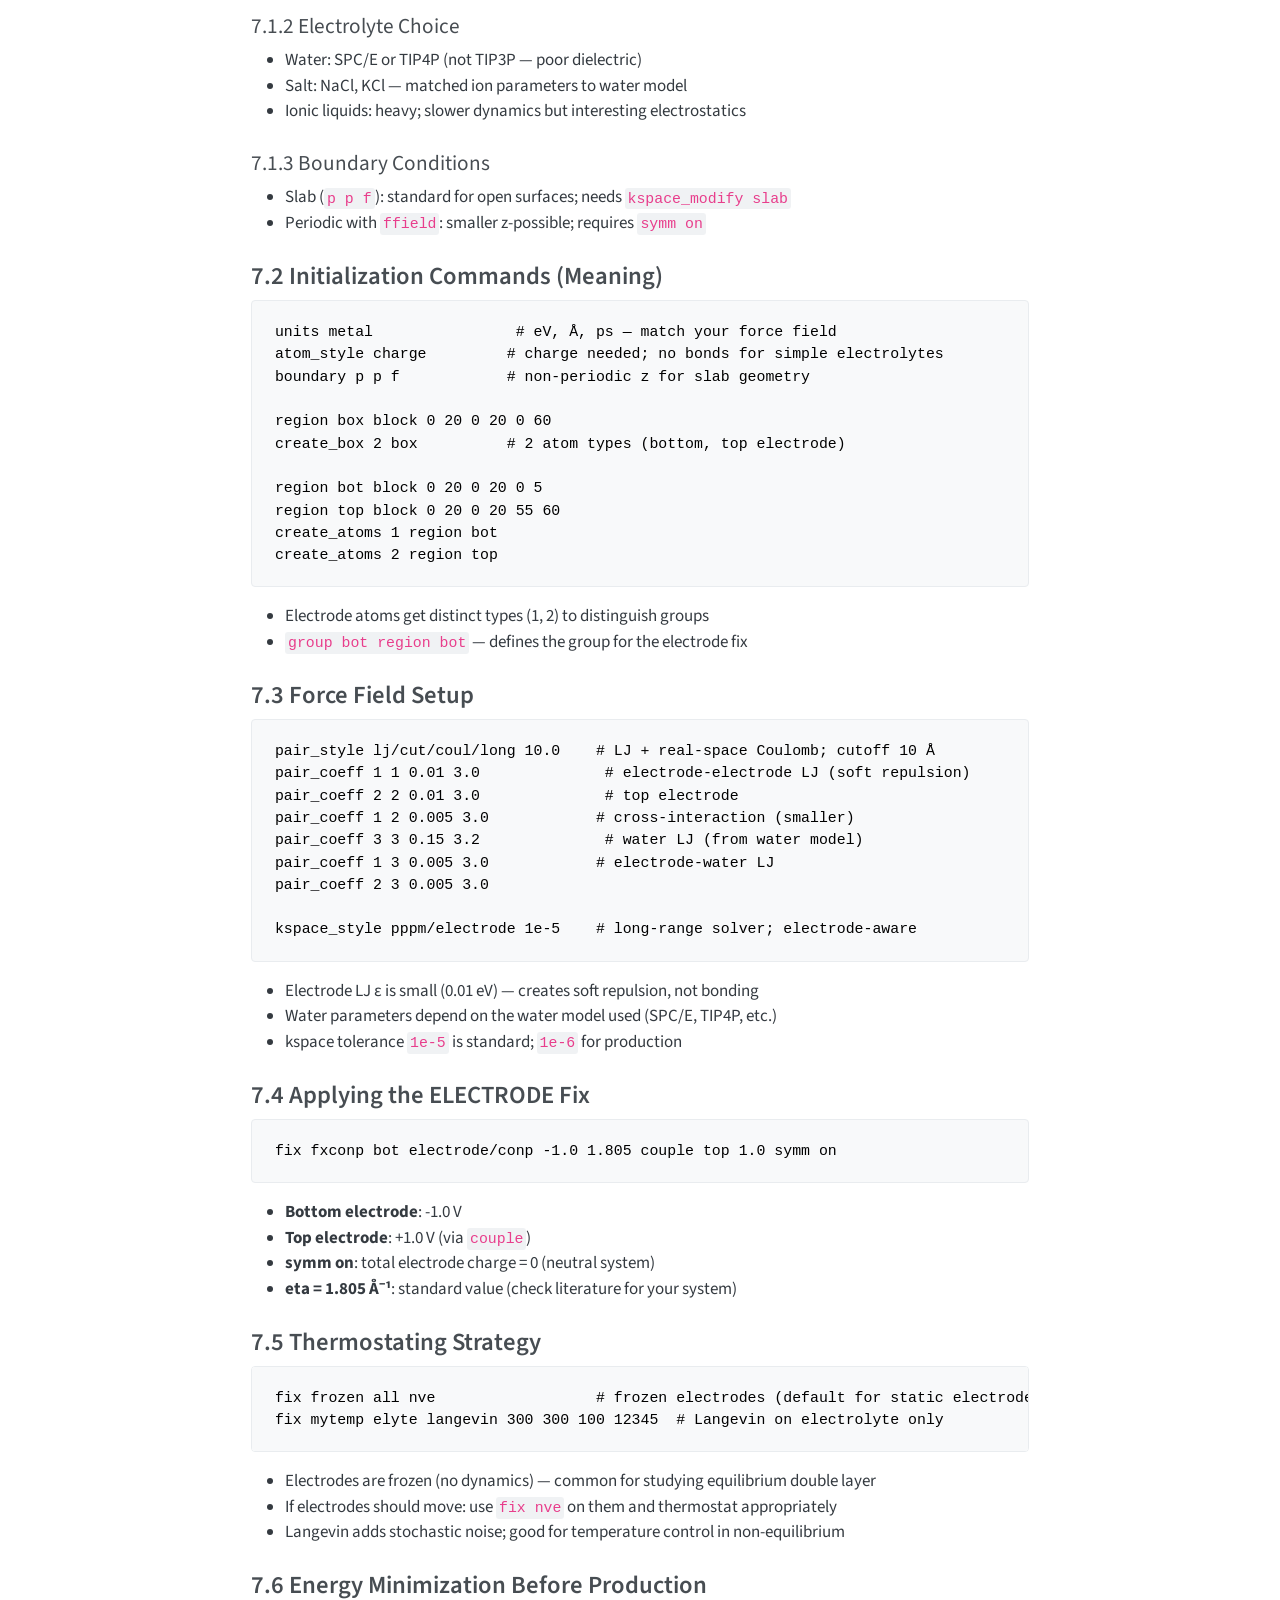
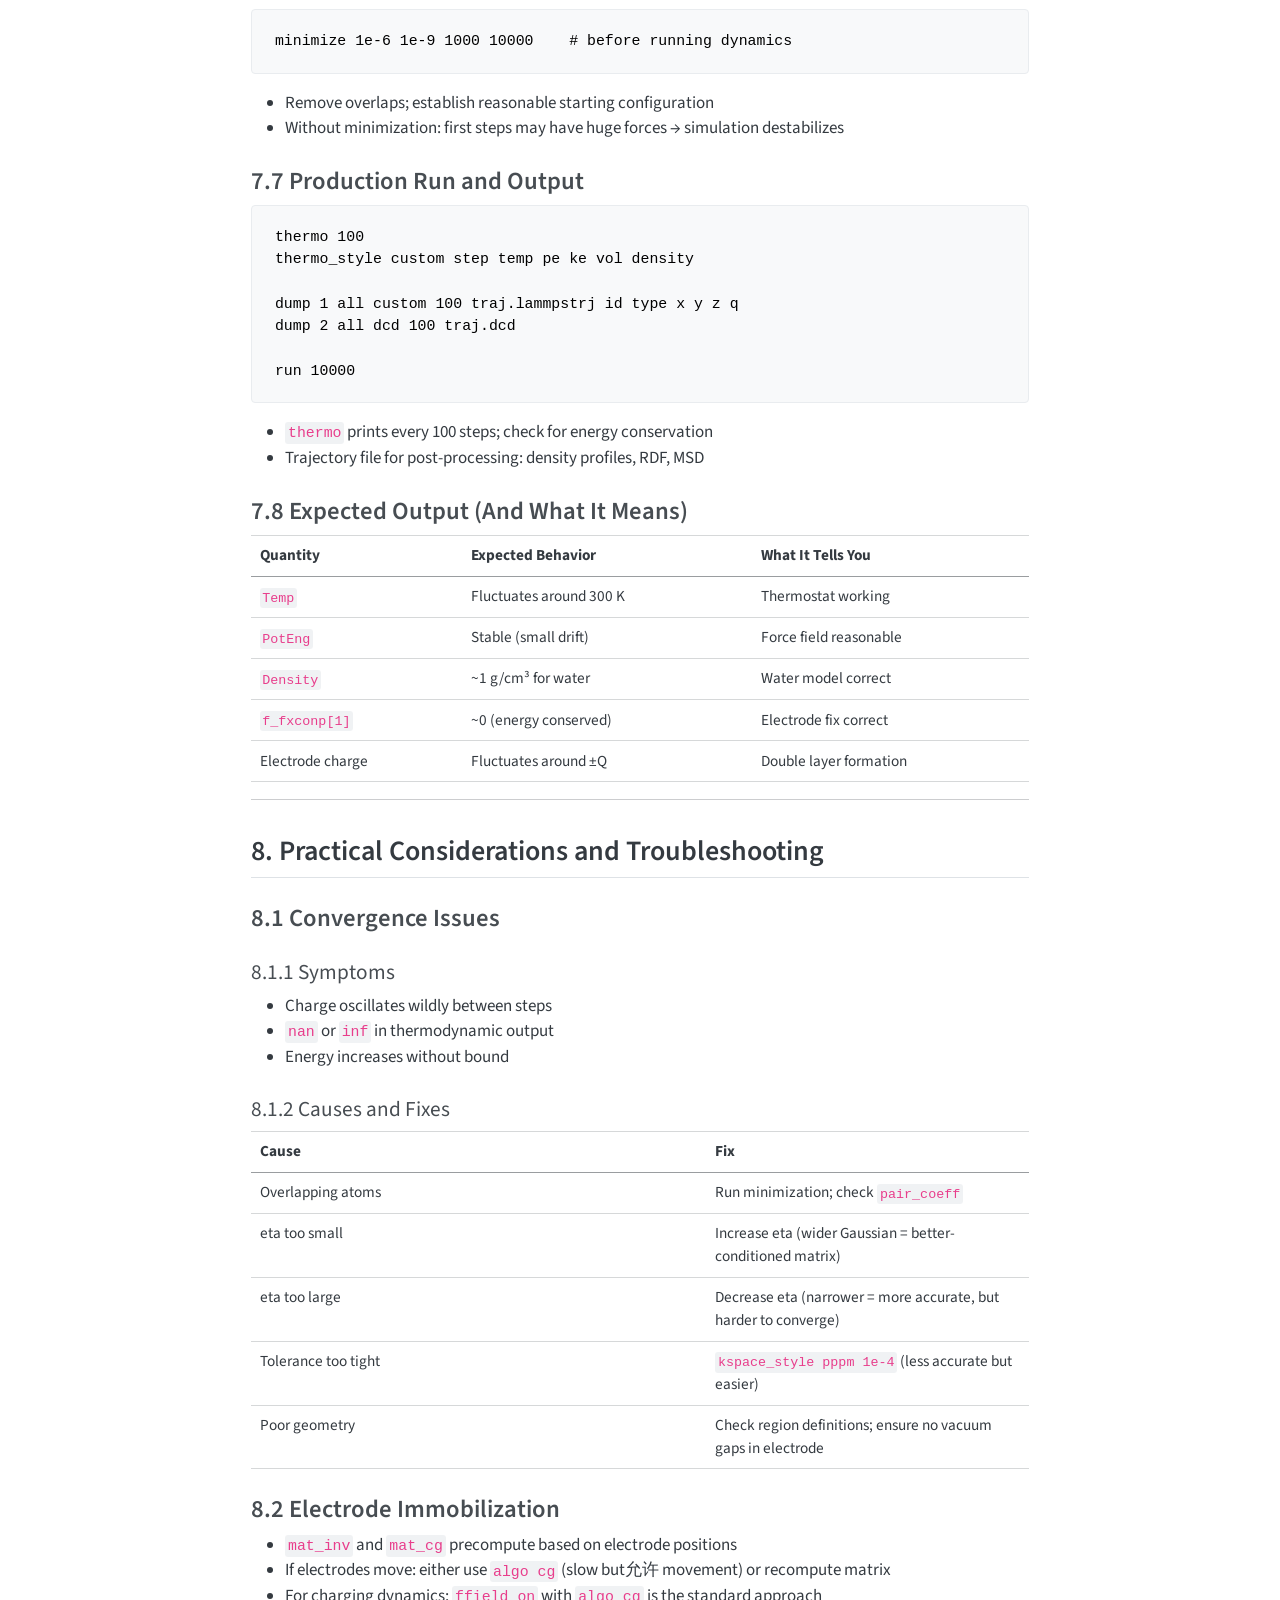
<file: OUTLINE.html>
<!DOCTYPE html>
<html xmlns="http://www.w3.org/1999/xhtml" lang="en" xml:lang="en"><head>

<meta charset="utf-8">
<meta name="generator" content="quarto-1.9.36">

<meta name="viewport" content="width=device-width, initial-scale=1.0, user-scalable=yes">


<title>outline – Constant Potential MD in LAMMPS</title>
<style>
/* Default styles provided by pandoc.
** See https://pandoc.org/MANUAL.html#variables-for-html for config info.
*/
code{white-space: pre-wrap;}
span.smallcaps{font-variant: small-caps;}
div.columns{display: flex; gap: min(4vw, 1.5em);}
div.column{flex: auto; overflow-x: auto;}
div.hanging-indent{margin-left: 1.5em; text-indent: -1.5em;}
ul.task-list{list-style: none;}
ul.task-list li input[type="checkbox"] {
  width: 0.8em;
  margin: 0 0.8em 0.2em -1em; /* quarto-specific, see https://github.com/quarto-dev/quarto-cli/issues/4556 */ 
  vertical-align: middle;
}
</style>


<script src="site_libs/quarto-nav/quarto-nav.js"></script>
<script src="site_libs/quarto-nav/headroom.min.js"></script>
<script src="site_libs/clipboard/clipboard.min.js"></script>
<script src="site_libs/quarto-search/autocomplete.umd.js"></script>
<script src="site_libs/quarto-search/fuse.min.js"></script>
<script src="site_libs/quarto-search/quarto-search.js"></script>
<meta name="quarto:offset" content="./">
<script src="site_libs/quarto-html/quarto.js" type="module"></script>
<script src="site_libs/quarto-html/tabsets/tabsets.js" type="module"></script>
<script src="site_libs/quarto-html/popper.min.js"></script>
<script src="site_libs/quarto-html/tippy.umd.min.js"></script>
<script src="site_libs/quarto-html/anchor.min.js"></script>
<link href="site_libs/quarto-html/tippy.css" rel="stylesheet">
<link href="site_libs/quarto-html/quarto-syntax-highlighting-845c23b38eaddc0f92fda52bfe77a8c8.css" rel="stylesheet" id="quarto-text-highlighting-styles">
<script src="site_libs/bootstrap/bootstrap.min.js"></script>
<link href="site_libs/bootstrap/bootstrap-icons.css" rel="stylesheet">
<link href="site_libs/bootstrap/bootstrap-ff0631ae66c640f7beec88805fcb678e.min.css" rel="stylesheet" append-hash="true" id="quarto-bootstrap" data-mode="light">
<script id="quarto-search-options" type="application/json">{
  "location": "navbar",
  "copy-button": false,
  "collapse-after": 3,
  "panel-placement": "end",
  "type": "overlay",
  "limit": 50,
  "keyboard-shortcut": [
    "f",
    "/",
    "s"
  ],
  "show-item-context": false,
  "language": {
    "search-no-results-text": "No results",
    "search-matching-documents-text": "matching documents",
    "search-copy-link-title": "Copy link to search",
    "search-hide-matches-text": "Hide additional matches",
    "search-more-match-text": "more match in this document",
    "search-more-matches-text": "more matches in this document",
    "search-clear-button-title": "Clear",
    "search-text-placeholder": "",
    "search-detached-cancel-button-title": "Cancel",
    "search-submit-button-title": "Submit",
    "search-label": "Search"
  }
}</script>


<link rel="stylesheet" href="styles.css">
</head>

<body class="nav-sidebar docked nav-fixed quarto-light">

<div id="quarto-search-results"></div>
  <header id="quarto-header" class="headroom fixed-top">
    <nav class="navbar navbar-expand-lg " data-bs-theme="dark">
      <div class="navbar-container container-fluid">
      <div class="navbar-brand-container mx-auto">
    <a class="navbar-brand" href="./index.html">
    <span class="navbar-title">Constant Potential MD in LAMMPS</span>
    </a>
  </div>
            <div id="quarto-search" class="" title="Search"></div>
          <button class="navbar-toggler" type="button" data-bs-toggle="collapse" data-bs-target="#navbarCollapse" aria-controls="navbarCollapse" role="menu" aria-expanded="false" aria-label="Toggle navigation" onclick="if (window.quartoToggleHeadroom) { window.quartoToggleHeadroom(); }">
  <span class="navbar-toggler-icon"></span>
</button>
          <div class="collapse navbar-collapse" id="navbarCollapse">
            <ul class="navbar-nav navbar-nav-scroll me-auto">
  <li class="nav-item">
    <a class="nav-link" href="./index.html"> 
<span class="menu-text">Home</span></a>
  </li>  
  <li class="nav-item">
    <a class="nav-link" href="./01-fundamentals.html"> 
<span class="menu-text">1. Fundamentals</span></a>
  </li>  
  <li class="nav-item">
    <a class="nav-link" href="./02-force-fields.html"> 
<span class="menu-text">2. Force Fields</span></a>
  </li>  
  <li class="nav-item">
    <a class="nav-link" href="./03-physical-conditions.html"> 
<span class="menu-text">3. Physical Conditions</span></a>
  </li>  
  <li class="nav-item">
    <a class="nav-link" href="./04-electrostatics.html"> 
<span class="menu-text">4. Electrostatics</span></a>
  </li>  
  <li class="nav-item">
    <a class="nav-link" href="./05-electrodes-cpm.html"> 
<span class="menu-text">5. Electrodes &amp; CPM</span></a>
  </li>  
  <li class="nav-item">
    <a class="nav-link" href="./06-electrode-package.html"> 
<span class="menu-text">6. ELECTRODE Package</span></a>
  </li>  
  <li class="nav-item">
    <a class="nav-link" href="./07-example-simulation.html"> 
<span class="menu-text">7. Example</span></a>
  </li>  
  <li class="nav-item">
    <a class="nav-link" href="./08-troubleshooting.html"> 
<span class="menu-text">8. Troubleshooting</span></a>
  </li>  
  <li class="nav-item">
    <a class="nav-link" href="./references.html"> 
<span class="menu-text">References</span></a>
  </li>  
</ul>
            <ul class="navbar-nav navbar-nav-scroll ms-auto">
  <li class="nav-item compact">
    <a class="nav-link" href="https://github.com/lammps/lammps"> <i class="bi bi-github" role="img" aria-label="LAMMPS GitHub">
</i> 
<span class="menu-text"></span></a>
  </li>  
</ul>
          </div> <!-- /navcollapse -->
            <div class="quarto-navbar-tools">
</div>
      </div> <!-- /container-fluid -->
    </nav>
  <nav class="quarto-secondary-nav">
    <div class="container-fluid d-flex">
      <button type="button" class="quarto-btn-toggle btn" data-bs-toggle="collapse" role="button" data-bs-target=".quarto-sidebar-collapse-item" aria-controls="quarto-sidebar" aria-expanded="false" aria-label="Toggle sidebar navigation" onclick="if (window.quartoToggleHeadroom) { window.quartoToggleHeadroom(); }">
        <i class="bi bi-layout-text-sidebar-reverse"></i>
      </button>
        <nav class="quarto-page-breadcrumbs" aria-label="breadcrumb"><ol class="breadcrumb"></ol></nav>
        <a class="flex-grow-1" role="navigation" data-bs-toggle="collapse" data-bs-target=".quarto-sidebar-collapse-item" aria-controls="quarto-sidebar" aria-expanded="false" aria-label="Toggle sidebar navigation" onclick="if (window.quartoToggleHeadroom) { window.quartoToggleHeadroom(); }">      
        </a>
      <button type="button" class="btn quarto-search-button" aria-label="Search" onclick="window.quartoOpenSearch();">
        <i class="bi bi-search"></i>
      </button>
    </div>
  </nav>
</header>
<!-- content -->
<div id="quarto-content" class="quarto-container page-columns page-rows-contents page-layout-article page-navbar">
<!-- sidebar -->
  <nav id="quarto-sidebar" class="sidebar collapse collapse-horizontal quarto-sidebar-collapse-item sidebar-navigation docked overflow-auto">
        <div class="mt-2 flex-shrink-0 align-items-center">
        <div class="sidebar-search">
        <div id="quarto-search" class="" title="Search"></div>
        </div>
        </div>
</nav>
<div id="quarto-sidebar-glass" class="quarto-sidebar-collapse-item" data-bs-toggle="collapse" data-bs-target=".quarto-sidebar-collapse-item"></div>
<!-- margin-sidebar -->
    <div id="quarto-margin-sidebar" class="sidebar margin-sidebar">
        <nav id="TOC" role="doc-toc" class="toc-active">
    <h2 id="toc-title">On this page</h2>
   
  <ul>
  <li><a href="#constant-potential-molecular-dynamics-in-lammps-learning-taxonomy" id="toc-constant-potential-molecular-dynamics-in-lammps-learning-taxonomy" class="nav-link active" data-scroll-target="#constant-potential-molecular-dynamics-in-lammps-learning-taxonomy">Constant Potential Molecular Dynamics in LAMMPS — Learning Taxonomy</a>
  <ul class="collapse">
  <li><a href="#orientation-what-you-need-to-know" id="toc-orientation-what-you-need-to-know" class="nav-link" data-scroll-target="#orientation-what-you-need-to-know">0. Orientation: What You Need to Know</a>
  <ul class="collapse">
  <li><a href="#prior-knowledge" id="toc-prior-knowledge" class="nav-link" data-scroll-target="#prior-knowledge">0.1 Prior Knowledge</a></li>
  <li><a href="#your-starting-point" id="toc-your-starting-point" class="nav-link" data-scroll-target="#your-starting-point">0.2 Your Starting Point</a></li>
  <li><a href="#how-to-use-this-guide" id="toc-how-to-use-this-guide" class="nav-link" data-scroll-target="#how-to-use-this-guide">0.3 How to Use This Guide</a></li>
  </ul></li>
  <li><a href="#molecular-dynamics-what-the-simulation-actually-does" id="toc-molecular-dynamics-what-the-simulation-actually-does" class="nav-link" data-scroll-target="#molecular-dynamics-what-the-simulation-actually-does">1. Molecular Dynamics: What the Simulation Actually Does</a>
  <ul class="collapse">
  <li><a href="#the-core-loop" id="toc-the-core-loop" class="nav-link" data-scroll-target="#the-core-loop">1.1 The Core Loop</a></li>
  <li><a href="#key-lammps-concepts-syntax-meaning" id="toc-key-lammps-concepts-syntax-meaning" class="nav-link" data-scroll-target="#key-lammps-concepts-syntax-meaning">1.2 Key LAMMPS Concepts (Syntax → Meaning)</a></li>
  <li><a href="#reading-lammps-output" id="toc-reading-lammps-output" class="nav-link" data-scroll-target="#reading-lammps-output">1.3 Reading LAMMPS Output</a></li>
  </ul></li>
  <li><a href="#force-fields-what-interactions-exist-and-how-to-configure-them" id="toc-force-fields-what-interactions-exist-and-how-to-configure-them" class="nav-link" data-scroll-target="#force-fields-what-interactions-exist-and-how-to-configure-them">2. Force Fields — What Interactions Exist and How to Configure Them</a>
  <ul class="collapse">
  <li><a href="#the-role-of-a-force-field" id="toc-the-role-of-a-force-field" class="nav-link" data-scroll-target="#the-role-of-a-force-field">2.1 The Role of a Force Field</a></li>
  <li><a href="#non-bonded-interactions" id="toc-non-bonded-interactions" class="nav-link" data-scroll-target="#non-bonded-interactions">2.2 Non-Bonded Interactions</a></li>
  <li><a href="#bonded-interactions-when-they-matter" id="toc-bonded-interactions-when-they-matter" class="nav-link" data-scroll-target="#bonded-interactions-when-they-matter">2.3 Bonded Interactions (When They Matter)</a></li>
  <li><a href="#cross-terms-and-combining-rules" id="toc-cross-terms-and-combining-rules" class="nav-link" data-scroll-target="#cross-terms-and-combining-rules">2.4 Cross-Terms and Combining Rules</a></li>
  <li><a href="#force-field-parameters-where-they-come-from" id="toc-force-field-parameters-where-they-come-from" class="nav-link" data-scroll-target="#force-field-parameters-where-they-come-from">2.5 Force Field Parameters — Where They Come From</a></li>
  <li><a href="#force-field-output-connection" id="toc-force-field-output-connection" class="nav-link" data-scroll-target="#force-field-output-connection">2.6 Force Field → Output Connection</a></li>
  </ul></li>
  <li><a href="#physical-conditions-how-the-simulation-enforces-temperature-pressure-and-time" id="toc-physical-conditions-how-the-simulation-enforces-temperature-pressure-and-time" class="nav-link" data-scroll-target="#physical-conditions-how-the-simulation-enforces-temperature-pressure-and-time">3. Physical Conditions — How the Simulation Enforces Temperature, Pressure, and Time</a>
  <ul class="collapse">
  <li><a href="#what-is-being-held-constant" id="toc-what-is-being-held-constant" class="nav-link" data-scroll-target="#what-is-being-held-constant">3.1 What Is Being Held Constant?</a></li>
  <li><a href="#time-integration-and-timestep" id="toc-time-integration-and-timestep" class="nav-link" data-scroll-target="#time-integration-and-timestep">3.2 Time Integration and Timestep</a></li>
  <li><a href="#thermostats-controlling-temperature" id="toc-thermostats-controlling-temperature" class="nav-link" data-scroll-target="#thermostats-controlling-temperature">3.3 Thermostats — Controlling Temperature</a></li>
  <li><a href="#barostats-controlling-pressure" id="toc-barostats-controlling-pressure" class="nav-link" data-scroll-target="#barostats-controlling-pressure">3.4 Barostats — Controlling Pressure</a></li>
  <li><a href="#integrators-in-lammps-summary" id="toc-integrators-in-lammps-summary" class="nav-link" data-scroll-target="#integrators-in-lammps-summary">3.5 Integrators in LAMMPS (Summary)</a></li>
  <li><a href="#observables-what-you-actually-measure" id="toc-observables-what-you-actually-measure" class="nav-link" data-scroll-target="#observables-what-you-actually-measure">3.6 Observables — What You Actually Measure</a></li>
  </ul></li>
  <li><a href="#electrostatics-in-molecular-simulations-how-lammps-handles-long-range-interactions" id="toc-electrostatics-in-molecular-simulations-how-lammps-handles-long-range-interactions" class="nav-link" data-scroll-target="#electrostatics-in-molecular-simulations-how-lammps-handles-long-range-interactions">4. Electrostatics in Molecular Simulations — How LAMMPS Handles Long-Range Interactions</a>
  <ul class="collapse">
  <li><a href="#why-electrostatics-is-the-hard-part" id="toc-why-electrostatics-is-the-hard-part" class="nav-link" data-scroll-target="#why-electrostatics-is-the-hard-part">4.1 Why Electrostatics Is the Hard Part</a></li>
  <li><a href="#ewald-summation-the-conceptual-basis" id="toc-ewald-summation-the-conceptual-basis" class="nav-link" data-scroll-target="#ewald-summation-the-conceptual-basis">4.2 Ewald Summation — The Conceptual Basis</a></li>
  <li><a href="#pppm-particle-particle-particle-mesh" id="toc-pppm-particle-particle-particle-mesh" class="nav-link" data-scroll-target="#pppm-particle-particle-particle-mesh">4.3 PPPM (Particle-Particle Particle-Mesh)</a></li>
  <li><a href="#cutoff-based-methods-when-pppm-is-unnecessary" id="toc-cutoff-based-methods-when-pppm-is-unnecessary" class="nav-link" data-scroll-target="#cutoff-based-methods-when-pppm-is-unnecessary">4.4 Cutoff-Based Methods (When PPPM Is Unnecessary)</a></li>
  <li><a href="#boundary-conditions-and-electrostatics" id="toc-boundary-conditions-and-electrostatics" class="nav-link" data-scroll-target="#boundary-conditions-and-electrostatics">4.5 Boundary Conditions and Electrostatics</a></li>
  <li><a href="#pair-style-kspace-consistency" id="toc-pair-style-kspace-consistency" class="nav-link" data-scroll-target="#pair-style-kspace-consistency">4.6 Pair Style — Kspace Consistency</a></li>
  </ul></li>
  <li><a href="#conductors-electrodes-and-the-constant-potential-method" id="toc-conductors-electrodes-and-the-constant-potential-method" class="nav-link" data-scroll-target="#conductors-electrodes-and-the-constant-potential-method">5. Conductors, Electrodes, and the Constant Potential Method</a>
  <ul class="collapse">
  <li><a href="#conductors-vs.-insulators-in-md" id="toc-conductors-vs.-insulators-in-md" class="nav-link" data-scroll-target="#conductors-vs.-insulators-in-md">5.1 Conductors vs.&nbsp;Insulators in MD</a></li>
  <li><a href="#fixed-charge-vs.-polarizable-models" id="toc-fixed-charge-vs.-polarizable-models" class="nav-link" data-scroll-target="#fixed-charge-vs.-polarizable-models">5.2 Fixed Charge vs.&nbsp;Polarizable Models</a></li>
  <li><a href="#the-electrode-electrolyte-interface" id="toc-the-electrode-electrolyte-interface" class="nav-link" data-scroll-target="#the-electrode-electrolyte-interface">5.3 The Electrode-Electrolyte Interface</a></li>
  <li><a href="#the-constant-potential-method-theory" id="toc-the-constant-potential-method-theory" class="nav-link" data-scroll-target="#the-constant-potential-method-theory">5.4 The Constant Potential Method — Theory</a></li>
  <li><a href="#constant-potential-vs.-constant-charge" id="toc-constant-potential-vs.-constant-charge" class="nav-link" data-scroll-target="#constant-potential-vs.-constant-charge">5.5 Constant Potential vs.&nbsp;Constant Charge</a></li>
  </ul></li>
  <li><a href="#the-electrode-package-lammps-implementation" id="toc-the-electrode-package-lammps-implementation" class="nav-link" data-scroll-target="#the-electrode-package-lammps-implementation">6. The ELECTRODE Package — LAMMPS Implementation</a>
  <ul class="collapse">
  <li><a href="#package-overview" id="toc-package-overview" class="nav-link" data-scroll-target="#package-overview">6.1 Package Overview</a></li>
  <li><a href="#installing-the-electrode-package" id="toc-installing-the-electrode-package" class="nav-link" data-scroll-target="#installing-the-electrode-package">6.2 Installing the ELECTRODE Package</a></li>
  <li><a href="#the-three-fix-styles" id="toc-the-three-fix-styles" class="nav-link" data-scroll-target="#the-three-fix-styles">6.3 The Three Fix Styles</a></li>
  <li><a href="#algorithm-choices-algo" id="toc-algorithm-choices-algo" class="nav-link" data-scroll-target="#algorithm-choices-algo">6.4 Algorithm Choices (<code>algo</code>)</a></li>
  <li><a href="#k-space-compatibility" id="toc-k-space-compatibility" class="nav-link" data-scroll-target="#k-space-compatibility">6.5 K-space Compatibility</a></li>
  <li><a href="#slab-geometry-modifications" id="toc-slab-geometry-modifications" class="nav-link" data-scroll-target="#slab-geometry-modifications">6.6 Slab Geometry Modifications</a></li>
  <li><a href="#matrix-saveload" id="toc-matrix-saveload" class="nav-link" data-scroll-target="#matrix-saveload">6.7 Matrix Save/Load</a></li>
  <li><a href="#output-from-electrode-fixes" id="toc-output-from-electrode-fixes" class="nav-link" data-scroll-target="#output-from-electrode-fixes">6.8 Output from ELECTRODE Fixes</a></li>
  </ul></li>
  <li><a href="#building-a-constant-potential-simulation-complete-example" id="toc-building-a-constant-potential-simulation-complete-example" class="nav-link" data-scroll-target="#building-a-constant-potential-simulation-complete-example">7. Building a Constant Potential Simulation — Complete Example</a>
  <ul class="collapse">
  <li><a href="#design-decisions-before-writing-input" id="toc-design-decisions-before-writing-input" class="nav-link" data-scroll-target="#design-decisions-before-writing-input">7.1 Design Decisions Before Writing Input</a></li>
  <li><a href="#initialization-commands-meaning" id="toc-initialization-commands-meaning" class="nav-link" data-scroll-target="#initialization-commands-meaning">7.2 Initialization Commands (Meaning)</a></li>
  <li><a href="#force-field-setup" id="toc-force-field-setup" class="nav-link" data-scroll-target="#force-field-setup">7.3 Force Field Setup</a></li>
  <li><a href="#applying-the-electrode-fix" id="toc-applying-the-electrode-fix" class="nav-link" data-scroll-target="#applying-the-electrode-fix">7.4 Applying the ELECTRODE Fix</a></li>
  <li><a href="#thermostating-strategy" id="toc-thermostating-strategy" class="nav-link" data-scroll-target="#thermostating-strategy">7.5 Thermostating Strategy</a></li>
  <li><a href="#energy-minimization-before-production" id="toc-energy-minimization-before-production" class="nav-link" data-scroll-target="#energy-minimization-before-production">7.6 Energy Minimization Before Production</a></li>
  <li><a href="#production-run-and-output" id="toc-production-run-and-output" class="nav-link" data-scroll-target="#production-run-and-output">7.7 Production Run and Output</a></li>
  <li><a href="#expected-output-and-what-it-means" id="toc-expected-output-and-what-it-means" class="nav-link" data-scroll-target="#expected-output-and-what-it-means">7.8 Expected Output (And What It Means)</a></li>
  </ul></li>
  <li><a href="#practical-considerations-and-troubleshooting" id="toc-practical-considerations-and-troubleshooting" class="nav-link" data-scroll-target="#practical-considerations-and-troubleshooting">8. Practical Considerations and Troubleshooting</a>
  <ul class="collapse">
  <li><a href="#convergence-issues" id="toc-convergence-issues" class="nav-link" data-scroll-target="#convergence-issues">8.1 Convergence Issues</a></li>
  <li><a href="#electrode-immobilization" id="toc-electrode-immobilization" class="nav-link" data-scroll-target="#electrode-immobilization">8.2 Electrode Immobilization</a></li>
  <li><a href="#parallel-performance" id="toc-parallel-performance" class="nav-link" data-scroll-target="#parallel-performance">8.3 Parallel Performance</a></li>
  <li><a href="#units-summary-critical-reference" id="toc-units-summary-critical-reference" class="nav-link" data-scroll-target="#units-summary-critical-reference">8.4 Units Summary (Critical Reference)</a></li>
  <li><a href="#reproducibility" id="toc-reproducibility" class="nav-link" data-scroll-target="#reproducibility">8.5 Reproducibility</a></li>
  <li><a href="#common-pitfalls-summary" id="toc-common-pitfalls-summary" class="nav-link" data-scroll-target="#common-pitfalls-summary">8.6 Common Pitfalls Summary</a></li>
  </ul></li>
  <li><a href="#example-systems" id="toc-example-systems" class="nav-link" data-scroll-target="#example-systems">9. Example Systems</a>
  <ul class="collapse">
  <li><a href="#planar-electrode-with-aqueous-nacl" id="toc-planar-electrode-with-aqueous-nacl" class="nav-link" data-scroll-target="#planar-electrode-with-aqueous-nacl">9.1 Planar Electrode with Aqueous NaCl</a></li>
  <li><a href="#graphene-supercapacitor" id="toc-graphene-supercapacitor" class="nav-link" data-scroll-target="#graphene-supercapacitor">9.2 Graphene Supercapacitor</a></li>
  <li><a href="#tip-substrate-junction" id="toc-tip-substrate-junction" class="nav-link" data-scroll-target="#tip-substrate-junction">9.3 Tip-Substrate Junction</a></li>
  <li><a href="#finite-field-charging-simulation" id="toc-finite-field-charging-simulation" class="nav-link" data-scroll-target="#finite-field-charging-simulation">9.4 Finite-Field Charging Simulation</a></li>
  </ul></li>
  <li><a href="#further-reading" id="toc-further-reading" class="nav-link" data-scroll-target="#further-reading">10. Further Reading</a>
  <ul class="collapse">
  <li><a href="#foundational-papers" id="toc-foundational-papers" class="nav-link" data-scroll-target="#foundational-papers">10.1 Foundational Papers</a></li>
  <li><a href="#related-methods" id="toc-related-methods" class="nav-link" data-scroll-target="#related-methods">10.2 Related Methods</a></li>
  <li><a href="#lammps-documentation" id="toc-lammps-documentation" class="nav-link" data-scroll-target="#lammps-documentation">10.3 LAMMPS Documentation</a></li>
  </ul></li>
  <li><a href="#design-notes" id="toc-design-notes" class="nav-link" data-scroll-target="#design-notes">Design Notes</a></li>
  </ul></li>
  </ul>
</nav>
    </div>
<!-- main -->
<main class="content" id="quarto-document-content"><header id="title-block-header" class="quarto-title-block"></header>




<section id="constant-potential-molecular-dynamics-in-lammps-learning-taxonomy" class="level1">
<h1>Constant Potential Molecular Dynamics in LAMMPS — Learning Taxonomy</h1>
<section id="orientation-what-you-need-to-know" class="level2">
<h2 class="anchored" data-anchor-id="orientation-what-you-need-to-know">0. Orientation: What You Need to Know</h2>
<section id="prior-knowledge" class="level3">
<h3 class="anchored" data-anchor-id="prior-knowledge">0.1 Prior Knowledge</h3>
<ul>
<li>Introductory mechanics and electromagnetism (Coulomb’s law, electrostatic energy)</li>
<li>Basic chemistry (ions, water structure, what an electrode is)</li>
<li>One programming language (any) — for post-processing</li>
<li>No prior MD experience required</li>
</ul>
</section>
<section id="your-starting-point" class="level3">
<h3 class="anchored" data-anchor-id="your-starting-point">0.2 Your Starting Point</h3>
<ul>
<li>You have LAMMPS installed (or access to an HPC cluster with it)</li>
<li>You can run an input script and see log output</li>
<li>You want to understand what the commands <em>mean</em>, not just what they <em>do</em></li>
</ul>
</section>
<section id="how-to-use-this-guide" class="level3">
<h3 class="anchored" data-anchor-id="how-to-use-this-guide">0.3 How to Use This Guide</h3>
<ul>
<li>The goal is to connect LAMMPS input lines → physical meaning → simulation output</li>
<li>Theory sections explain the physics; Implementation sections show the corresponding LAMMPS syntax</li>
<li>Every major concept links to an observable you can measure</li>
</ul>
<hr>
</section>
</section>
<section id="molecular-dynamics-what-the-simulation-actually-does" class="level2">
<h2 class="anchored" data-anchor-id="molecular-dynamics-what-the-simulation-actually-does">1. Molecular Dynamics: What the Simulation Actually Does</h2>
<section id="the-core-loop" class="level3">
<h3 class="anchored" data-anchor-id="the-core-loop">1.1 The Core Loop</h3>
<ul>
<li>Newton determines atomic motion; forces come from interatomic potentials</li>
<li>A timestep Δt advances positions and velocities: <code>x(t+Δt) = x(t) + v(t)Δt</code></li>
<li>Forces are recalculated at every step — this is what makes MD computationally expensive</li>
<li>The trajectory is a deterministic sequence; statistics over many steps give thermodynamic properties</li>
</ul>
</section>
<section id="key-lammps-concepts-syntax-meaning" class="level3">
<h3 class="anchored" data-anchor-id="key-lammps-concepts-syntax-meaning">1.2 Key LAMMPS Concepts (Syntax → Meaning)</h3>
<ul>
<li><strong>Units</strong> — define the physical scale (real = Å, kcal/mol, fs; metal = Å, eV, ps). Mismatch causes garbage.</li>
<li><strong>Atom style</strong> — what properties each particle carries. <code>charge</code> is mandatory for electrostatics.</li>
<li><strong>Boundary</strong> — <code>p p f</code> means periodic in x,y, fixed (non-periodic) in z. Determines slab geometry for electrode simulations.</li>
<li><strong>Pair styles</strong> — the functional form of the interatomic potential. Determines what forces exist.</li>
<li><strong>Fixes</strong> — operations applied every timestep (integration, thermostats, constraints). The verb of LAMMPS.</li>
<li><strong>Computes</strong> — calculate quantities on the fly (temperature, stress, charge density)</li>
<li><strong>Groups</strong> — named subsets of atoms for targeted commands. Essential for distinguishing electrode from electrolyte.</li>
</ul>
</section>
<section id="reading-lammps-output" class="level3">
<h3 class="anchored" data-anchor-id="reading-lammps-output">1.3 Reading LAMMPS Output</h3>
<ul>
<li><code>Thermodynamic output</code> — energy (total, kinetic, potential), temperature, pressure, volume</li>
<li>Energy conservation indicates a well-behaved simulation (NVE without thermostat)</li>
<li>Potential energy components (pair, bond, kspace) reveal where computation time goes</li>
<li>Drift in conserved quantity signals integration problems</li>
</ul>
<hr>
</section>
</section>
<section id="force-fields-what-interactions-exist-and-how-to-configure-them" class="level2">
<h2 class="anchored" data-anchor-id="force-fields-what-interactions-exist-and-how-to-configure-them">2. Force Fields — What Interactions Exist and How to Configure Them</h2>
<section id="the-role-of-a-force-field" class="level3">
<h3 class="anchored" data-anchor-id="the-role-of-a-force-field">2.1 The Role of a Force Field</h3>
<ul>
<li>A force field is a set of mathematical functions that describe interatomic forces</li>
<li>It is an approximation — no force field is “correct”, only appropriate for certain systems</li>
<li>Choice of force field determines what physics is captured (and what is omitted)</li>
<li>All force field parameters are fitted to experimental data or quantum calculations</li>
</ul>
</section>
<section id="non-bonded-interactions" class="level3">
<h3 class="anchored" data-anchor-id="non-bonded-interactions">2.2 Non-Bonded Interactions</h3>
<section id="van-der-waals-dispersionrepulsion" class="level4">
<h4 class="anchored" data-anchor-id="van-der-waals-dispersionrepulsion">2.2.1 Van der Waals (Dispersion/Repulsion)</h4>
<ul>
<li><strong>Lennard-Jones (LJ)</strong>: <code>pair_style lj/cut</code> — the workhorse of MD
<ul>
<li>Formula: <code>V(r) = 4ε[(σ/r)^12 - (σ/r)^6]</code></li>
<li>ε = depth of the energy well (binding strength); σ = distance at which energy = zero</li>
<li>The r⁻¹² term is steep repulsion at short range; r⁻⁶ is softer attraction at longer range</li>
<li>Physical meaning: Pauli repulsion at short distance, induced-dipole attraction at longer range</li>
<li>Cutoff: LJ is truncated at some <code>rcut</code> — introduces error; <code>rcut</code> typically 10–12 Å for water</li>
<li><strong>Why cut?</strong> Computation scales as N²; truncation saves time with acceptable error</li>
</ul></li>
<li><strong>Other forms</strong>: Buckingham, Morse, 12-6-4 (for metals), Gaussian — each suited to different materials</li>
</ul>
</section>
<section id="electrostatic-coulombic" class="level4">
<h4 class="anchored" data-anchor-id="electrostatic-coulombic">2.2.2 Electrostatic (Coulombic)</h4>
<ul>
<li><strong>Formula</strong>: <code>V(r) = k q₁q₂/r</code> — long-range, never truly zero</li>
<li><strong>The problem</strong>: Direct summation scales as N²; prohibitive for large systems</li>
<li><strong>Solutions</strong>: Ewald summation, PPPM (Particle-Particle Particle-Mesh) — see Section 3</li>
</ul>
</section>
<section id="combined-short-range-potentials" class="level4">
<h4 class="anchored" data-anchor-id="combined-short-range-potentials">2.2.3 Combined Short-Range Potentials</h4>
<ul>
<li><code>pair_style lj/cut/coul/long</code> — LJ plus real-space Coulomb; k-space handles the long-range Coulomb</li>
<li>This is the standard choice for electrolyte simulations: LJ for repulsion/attraction, Coulomb for ionic interactions</li>
</ul>
</section>
</section>
<section id="bonded-interactions-when-they-matter" class="level3">
<h3 class="anchored" data-anchor-id="bonded-interactions-when-they-matter">2.3 Bonded Interactions (When They Matter)</h3>
<ul>
<li><strong>Bonds</strong>: <code>bond_style harmonic</code> — spring-like; <code>V = k(r - r₀)²</code>
<ul>
<li>Water models (TIP3P, TIP4P) have explicit O-H bonds</li>
<li>Electrolyte ions may have internal bonds (e.g., carbonate)</li>
</ul></li>
<li><strong>Angles</strong>: angle between three atoms; important for water orientation</li>
<li><strong>Dihedrals</strong>: rotations around bonds; relevant for organic electrolytes</li>
</ul>
</section>
<section id="cross-terms-and-combining-rules" class="level3">
<h3 class="anchored" data-anchor-id="cross-terms-and-combining-rules">2.4 Cross-Terms and Combining Rules</h3>
<ul>
<li><strong>Mixing rules</strong>: Lorentz-Berthelot (<code>ε_ij = √(ε_i ε_j)</code>, <code>σ_ij = (σ_i + σ_j)/2</code>)</li>
<li><strong>pair_coeff</strong> syntax: <code>ID1 ID2 epsilon sigma</code> for each unique pair type</li>
<li><strong>All pairs must be defined</strong>: LAMMPS will error if any pair type is unspecified</li>
</ul>
</section>
<section id="force-field-parameters-where-they-come-from" class="level3">
<h3 class="anchored" data-anchor-id="force-field-parameters-where-they-come-from">2.5 Force Field Parameters — Where They Come From</h3>
<ul>
<li>Water models: TIP3P, TIP4P, SPC/E — each is a compromise between accuracy and cost</li>
<li>Ion parameters: from literature (e.g., Joung &amp; Cheatham, 2008)</li>
<li>Electrode atoms: typically large ε for hard-wall repulsion, no Coulomb (metallic screening)</li>
<li><strong>Physical meaning of LJ on electrodes</strong>: prevents electrolyte atoms from penetrating the surface; does not model bonding</li>
</ul>
</section>
<section id="force-field-output-connection" class="level3">
<h3 class="anchored" data-anchor-id="force-field-output-connection">2.6 Force Field → Output Connection</h3>
<table class="caption-top table">
<colgroup>
<col style="width: 31%">
<col style="width: 68%">
</colgroup>
<thead>
<tr class="header">
<th>Input</th>
<th>Output Effect</th>
</tr>
</thead>
<tbody>
<tr class="odd">
<td><code>pair_coeff * * ε σ</code></td>
<td>Potential energy scale; particle density; diffusion coefficient</td>
</tr>
<tr class="even">
<td><code>dielectric</code></td>
<td>Strength of Coulomb interactions (vacuum = 1, water ≈ 80)</td>
</tr>
<tr class="odd">
<td><code>bond_style</code> + <code>bond_coeff</code></td>
<td>Vibrational spectra; bulk modulus; compressibility</td>
</tr>
<tr class="even">
<td>Cutoff distance</td>
<td>Energy drift; simulation runtime (larger cut = slower but more accurate)</td>
</tr>
</tbody>
</table>
<hr>
</section>
</section>
<section id="physical-conditions-how-the-simulation-enforces-temperature-pressure-and-time" class="level2">
<h2 class="anchored" data-anchor-id="physical-conditions-how-the-simulation-enforces-temperature-pressure-and-time">3. Physical Conditions — How the Simulation Enforces Temperature, Pressure, and Time</h2>
<section id="what-is-being-held-constant" class="level3">
<h3 class="anchored" data-anchor-id="what-is-being-held-constant">3.1 What Is Being Held Constant?</h3>
<ul>
<li>Real experiments control T, P (or V), and composition</li>
<li>In MD, we control what we simulate: NVE (microcanonical), NVT (canonical), NPT (isothermal-isobaric)</li>
<li>The choice is not just convention — it determines which statistical ensemble produces your output</li>
</ul>
</section>
<section id="time-integration-and-timestep" class="level3">
<h3 class="anchored" data-anchor-id="time-integration-and-timestep">3.2 Time Integration and Timestep</h3>
<section id="newtons-equations-and-the-timestep" class="level4">
<h4 class="anchored" data-anchor-id="newtons-equations-and-the-timestep">3.2.1 Newton’s Equations and the Timestep</h4>
<ul>
<li>Position update: <code>x(t+Δt) = 2x(t) - x(t-Δt) + (F/m)Δt²</code> (Verlet integration)</li>
<li><strong>Velocity Verlet</strong>: <code>v(t) = v(t-Δt) + 0.5(F(t) + F(t+Δt))Δt</code> — more stable</li>
<li><code>Δt</code> must be small enough to resolve the fastest motion (typically C-H bond vibration)</li>
<li><strong>Typical values</strong>: <code>Δt = 1 fs</code> for explicit water; <code>Δt = 0.5 fs</code> if bonds are flexible; <code>Δt = 2 fs</code> with bond constraints</li>
</ul>
</section>
<section id="why-timestep-matters-for-output" class="level4">
<h4 class="anchored" data-anchor-id="why-timestep-matters-for-output">3.2.2 Why Timestep Matters for Output</h4>
<ul>
<li>Too large Δt → energy drift, simulation “blows up” (atoms overlap catastrophically)</li>
<li>Too small Δt → wasted computation; results unchanged</li>
<li><strong>Constraint</strong>: <code>fix shake</code> or <code>fix rattle</code> removes fast degrees of freedom, allowing larger Δt</li>
</ul>
</section>
<section id="verlet-input-connection" class="level4">
<h4 class="anchored" data-anchor-id="verlet-input-connection">3.2.3 Verlet → Input Connection</h4>
<pre><code>fix 1 all nve          # basic NVE integration
fix 1 all nvt          # NVE + thermostat (see below)</code></pre>
<ul>
<li><code>nve</code> = no thermostat; energy should be conserved (check <code>E_total</code> drift in log)</li>
<li><code>nvt</code> = NVE modified by thermostat; total energy is NOT conserved</li>
</ul>
</section>
</section>
<section id="thermostats-controlling-temperature" class="level3">
<h3 class="anchored" data-anchor-id="thermostats-controlling-temperature">3.3 Thermostats — Controlling Temperature</h3>
<section id="temperature-in-md" class="level4">
<h4 class="anchored" data-anchor-id="temperature-in-md">3.3.1 Temperature in MD</h4>
<ul>
<li>Temperature is a statistical property: <code>T = (2/3Nk) × (1/2 mv²)_avg</code></li>
<li>Instantaneous T fluctuates; we average over time to compare to experiment</li>
<li>Thermostats manipulate velocities to sample the canonical ensemble</li>
</ul>
</section>
<section id="thermostat-algorithms-meaning-lammps" class="level4">
<h4 class="anchored" data-anchor-id="thermostat-algorithms-meaning-lammps">3.3.2 Thermostat Algorithms (Meaning → LAMMPS)</h4>
<table class="caption-top table">
<colgroup>
<col style="width: 15%">
<col style="width: 21%">
<col style="width: 26%">
<col style="width: 36%">
</colgroup>
<thead>
<tr class="header">
<th>Method</th>
<th>LAMMPS Fix</th>
<th>How It Works</th>
<th>Output Implication</th>
</tr>
</thead>
<tbody>
<tr class="odd">
<td>Velocity-rescale</td>
<td><code>fix temp/rescale</code></td>
<td>Scale velocities to match target T</td>
<td>Simple but not rigorous; good for equilibration</td>
</tr>
<tr class="even">
<td>Berendsen</td>
<td><code>fix berendsen</code></td>
<td>Weak coupling to heat bath</td>
<td>Produces incorrect fluctuations</td>
</tr>
<tr class="odd">
<td>Nosé-Hoover</td>
<td><code>fix nvt</code> or <code>fix npt</code></td>
<td>Extended Lagrangian; ergodic sampling</td>
<td>Standard for production; <code>temp/press</code> output reflects ensemble</td>
</tr>
<tr class="even">
<td>Langevin</td>
<td><code>fix langevin</code></td>
<td>Stochastic damping + random forces</td>
<td>Good for non-equilibrium; adds noise to dynamics</td>
</tr>
<tr class="odd">
<td>Canonical (Nosé-Hoover chain)</td>
<td><code>fix nvt</code> with <code>tchain</code></td>
<td>Multiple thermostats for better ergodicity</td>
<td>More expensive but better for some systems</td>
</tr>
</tbody>
</table>
</section>
<section id="what-temperature-controls-physically" class="level4">
<h4 class="anchored" data-anchor-id="what-temperature-controls-physically">3.3.3 What Temperature Controls Physically</h4>
<ul>
<li>Kinetic energy → particle velocities → diffusion coefficient</li>
<li>Too high T → bond breaking, chemical reactions (LAMMPS not suited for this)</li>
<li>Too low T → slow dynamics, metastable states</li>
</ul>
</section>
</section>
<section id="barostats-controlling-pressure" class="level3">
<h3 class="anchored" data-anchor-id="barostats-controlling-pressure">3.4 Barostats — Controlling Pressure</h3>
<section id="pressure-in-md" class="level4">
<h4 class="anchored" data-anchor-id="pressure-in-md">3.4.1 Pressure in MD</h4>
<ul>
<li>Pressure from virial theorem: <code>P = (NkT/V) + (1/3V)⟨Σ r·F⟩</code></li>
<li>Mechanical pressure from forces + kinetic contribution</li>
<li>NPT adjusts box size to achieve target P; NPH holds P fixed without T control</li>
</ul>
</section>
<section id="barostat-algorithms-meaning-lammps" class="level4">
<h4 class="anchored" data-anchor-id="barostat-algorithms-meaning-lammps">3.4.2 Barostat Algorithms (Meaning → LAMMPS)</h4>
<table class="caption-top table">
<colgroup>
<col style="width: 21%">
<col style="width: 28%">
<col style="width: 50%">
</colgroup>
<thead>
<tr class="header">
<th>Method</th>
<th>LAMMPS Fix</th>
<th>Output Implication</th>
</tr>
</thead>
<tbody>
<tr class="odd">
<td>Nose-Hoover</td>
<td><code>fix npt</code></td>
<td>P fluctuates; volume adjusts to target; good for density equilibration</td>
</tr>
<tr class="even">
<td>Berendsen</td>
<td><code>fix barostat</code></td>
<td>Weak coupling; incorrect fluctuations</td>
</tr>
<tr class="odd">
<td>MTK</td>
<td><code>fix npt</code> with <code>iso</code> or <code>aniso</code></td>
<td>Martyna-Tobias-Klein — more reliable for anisotropic stress</td>
</tr>
<tr class="even">
<td>Bussi</td>
<td><code>fix npt</code> with <code>temp</code> Bussi</td>
<td>Stochastic barostat; better for non-equilibrium</td>
</tr>
</tbody>
</table>
</section>
<section id="barostat-physical-output" class="level4">
<h4 class="anchored" data-anchor-id="barostat-physical-output">3.4.3 Barostat → Physical Output</h4>
<ul>
<li><strong>Volume</strong> → density (g/cm³) — compare to experiment</li>
<li><strong>Stress tensor</strong> → mechanical properties; anisotropic systems (like electrode interfaces) need careful choice</li>
<li>Isotropic (<code>iso</code>) vs.&nbsp;anisotropic (<code>aniso</code>) — slab geometry uses <code>aniso</code> or <code>semiiso</code></li>
</ul>
</section>
</section>
<section id="integrators-in-lammps-summary" class="level3">
<h3 class="anchored" data-anchor-id="integrators-in-lammps-summary">3.5 Integrators in LAMMPS (Summary)</h3>
<table class="caption-top table">
<thead>
<tr class="header">
<th>Fix</th>
<th>Ensemble</th>
<th>Use Case</th>
</tr>
</thead>
<tbody>
<tr class="odd">
<td><code>fix nve</code></td>
<td>NVE</td>
<td>Microcanonical; equilibration check; frozen atoms</td>
</tr>
<tr class="even">
<td><code>fix nvt</code></td>
<td>NVT</td>
<td>Canonical ensemble; most production runs</td>
</tr>
<tr class="odd">
<td><code>fix npt</code></td>
<td>NPT</td>
<td>Isothermal-isobaric; density-sensitive properties</td>
</tr>
<tr class="even">
<td><code>fix nph</code></td>
<td>NPH</td>
<td>Isobaric without thermostat; rarely used alone</td>
</tr>
</tbody>
</table>
</section>
<section id="observables-what-you-actually-measure" class="level3">
<h3 class="anchored" data-anchor-id="observables-what-you-actually-measure">3.6 Observables — What You Actually Measure</h3>
<section id="thermodynamic-output" class="level4">
<h4 class="anchored" data-anchor-id="thermodynamic-output">3.6.1 Thermodynamic Output</h4>
<ul>
<li><code>thermo</code> N — print every N steps</li>
<li><code>thermo_style custom</code> — select variables: <code>temp</code>, <code>press</code>, <code>pe</code>, <code>ke</code>, <code>vol</code>, <code>density</code></li>
</ul>
</section>
<section id="computed-quantities" class="level4">
<h4 class="anchored" data-anchor-id="computed-quantities">3.6.2 Computed Quantities</h4>
<ul>
<li><code>compute temp all temp</code> — kinetic temperature (available for groups)</li>
<li><code>compute stress/atom</code> — per-atom stress tensor (local pressure)</li>
<li><code>compute charge</code> — per-atom charge (if needed for analysis)</li>
</ul>
</section>
<section id="fix-specific-output" class="level4">
<h4 class="anchored" data-anchor-id="fix-specific-output">3.6.3 Fix-Specific Output</h4>
<ul>
<li><code>fix electrode/conp</code> outputs: electrode potentials (global vector), energy (scalar), capacitance matrix rows (array)</li>
<li>Use <code>fix ID group_name electrode/conp ...</code> then <code>variable Vx equal f_ID[2]</code> to access electrode potential</li>
</ul>
</section>
<section id="trajectory-files" class="level4">
<h4 class="anchored" data-anchor-id="trajectory-files">3.6.4 Trajectory Files</h4>
<ul>
<li><code>dump 1 all custom 100 traj.xyz id type x y z q</code> — write trajectory</li>
<li><code>dump 2 all dcd 100 traj.dcd</code> — binary format; smaller files</li>
<li>Post-processing: Python (MDAnalysis, pytim), VMD, Ovito</li>
</ul>
<hr>
</section>
</section>
</section>
<section id="electrostatics-in-molecular-simulations-how-lammps-handles-long-range-interactions" class="level2">
<h2 class="anchored" data-anchor-id="electrostatics-in-molecular-simulations-how-lammps-handles-long-range-interactions">4. Electrostatics in Molecular Simulations — How LAMMPS Handles Long-Range Interactions</h2>
<section id="why-electrostatics-is-the-hard-part" class="level3">
<h3 class="anchored" data-anchor-id="why-electrostatics-is-the-hard-part">4.1 Why Electrostatics Is the Hard Part</h3>
<ul>
<li>Coulomb: <code>V ∝ 1/r</code> — long-range even at moderate distances</li>
<li>Direct summation: N(N-1)/2 pairs → computationally prohibitive for N &gt; 1000</li>
<li>Periodic boundaries make the math non-trivial (Ewald, slab corrections)</li>
</ul>
</section>
<section id="ewald-summation-the-conceptual-basis" class="level3">
<h3 class="anchored" data-anchor-id="ewald-summation-the-conceptual-basis">4.2 Ewald Summation — The Conceptual Basis</h3>
<section id="the-split" class="level4">
<h4 class="anchored" data-anchor-id="the-split">4.2.1 The Split</h4>
<ul>
<li>Real space: short-range Coulomb interactions summed directly (cutoff-based)</li>
<li>Reciprocal space: long-range interactions handled via Fourier transform</li>
<li>Self term: corrects for double-counting of interactions in periodic systems</li>
</ul>
</section>
<section id="ewald-parameter-α" class="level4">
<h4 class="anchored" data-anchor-id="ewald-parameter-α">4.2.2 Ewald Parameter (α)</h4>
<ul>
<li>Controls the split between real and reciprocal space</li>
<li>Large α → narrow real-space Gaussian → faster real-space convergence → slower k-space</li>
<li>Small α → opposite</li>
<li>LAMMPS default is usually reasonable; for charged systems with small box, tuning may help</li>
</ul>
</section>
</section>
<section id="pppm-particle-particle-particle-mesh" class="level3">
<h3 class="anchored" data-anchor-id="pppm-particle-particle-particle-mesh">4.3 PPPM (Particle-Particle Particle-Mesh)</h3>
<section id="why-pppm-is-used-instead-of-naive-ewald" class="level4">
<h4 class="anchored" data-anchor-id="why-pppm-is-used-instead-of-naive-ewald">4.3.1 Why PPPM Is Used Instead of Naive Ewald</h4>
<ul>
<li>Ewald: O(N³/²) scaling — still bad for very large N</li>
<li>PPPM: maps charge to mesh, uses FFT → O(N log N)</li>
<li>Standard for systems with &gt;10,000 atoms</li>
</ul>
</section>
<section id="pppm-lammps-syntax" class="level4">
<h4 class="anchored" data-anchor-id="pppm-lammps-syntax">4.3.2 PPPM → LAMMPS Syntax</h4>
<pre><code>kspace_style pppm 1e-5</code></pre>
<ul>
<li><code>1e-5</code> = desired RMS force accuracy (relative to force magnitude)</li>
<li>Tighter tolerance = more accurate but slower</li>
<li>For electrode systems: <code>kspace_style pppm/electrode 1e-5</code></li>
</ul>
</section>
</section>
<section id="cutoff-based-methods-when-pppm-is-unnecessary" class="level3">
<h3 class="anchored" data-anchor-id="cutoff-based-methods-when-pppm-is-unnecessary">4.4 Cutoff-Based Methods (When PPPM Is Unnecessary)</h3>
<ul>
<li>Small systems (N &lt; 1000) or very short simulations: direct Coulomb with cutoff may suffice</li>
<li><code>pair_style coul/cut 10.0</code> — cutoff at 10 Å; no k-space calculation</li>
<li><strong>Warning</strong>: ignoring long-range electrostatics introduces serious error; do not use for production</li>
</ul>
</section>
<section id="boundary-conditions-and-electrostatics" class="level3">
<h3 class="anchored" data-anchor-id="boundary-conditions-and-electrostatics">4.5 Boundary Conditions and Electrostatics</h3>
<section id="slab-geometry-non-periodic-z" class="level4">
<h4 class="anchored" data-anchor-id="slab-geometry-non-periodic-z">4.5.1 Slab Geometry (Non-Periodic Z)</h4>
<ul>
<li><code>boundary p p f</code> — z is non-periodic</li>
<li>Electrostatics requires 2D Ewald correction: <code>kspace_modify slab 3</code></li>
<li>Without this, forces in z-direction are wrong (artificial dipole-dipole interactions)</li>
</ul>
</section>
<section id="periodic-z-with-finite-field" class="level4">
<h4 class="anchored" data-anchor-id="periodic-z-with-finite-field">4.5.2 Periodic Z with Finite Field</h4>
<ul>
<li><code>boundary p p p</code> with <code>ffield yes</code> in ELECTRODE fix</li>
<li>Internal E-field applied; simulates infinite stack of identical cells</li>
<li>No slab correction needed; better for some geometries</li>
</ul>
</section>
</section>
<section id="pair-style-kspace-consistency" class="level3">
<h3 class="anchored" data-anchor-id="pair-style-kspace-consistency">4.6 Pair Style — Kspace Consistency</h3>
<ul>
<li><code>pair_style lj/cut/coul/long</code> MUST pair with <code>kspace_style pppm</code> (or ewald)</li>
<li><code>pair_style lj/cut/coul/cut</code> pairs with NO kspace (direct Coulomb only)</li>
<li>Mismatch causes LAMMPS to error or produce wrong forces</li>
</ul>
<hr>
</section>
</section>
<section id="conductors-electrodes-and-the-constant-potential-method" class="level2">
<h2 class="anchored" data-anchor-id="conductors-electrodes-and-the-constant-potential-method">5. Conductors, Electrodes, and the Constant Potential Method</h2>
<section id="conductors-vs.-insulators-in-md" class="level3">
<h3 class="anchored" data-anchor-id="conductors-vs.-insulators-in-md">5.1 Conductors vs.&nbsp;Insulators in MD</h3>
<ul>
<li><strong>Insulator</strong>: charges are fixed; electrostatic potential varies freely</li>
<li><strong>Conductor</strong>: charges redistribute to equalize potential within the material</li>
<li><strong>Electrode (metal)</strong>: behaves as conductor; charges respond to applied voltage</li>
</ul>
</section>
<section id="fixed-charge-vs.-polarizable-models" class="level3">
<h3 class="anchored" data-anchor-id="fixed-charge-vs.-polarizable-models">5.2 Fixed Charge vs.&nbsp;Polarizable Models</h3>
<section id="fixed-charge-standard-force-fields" class="level4">
<h4 class="anchored" data-anchor-id="fixed-charge-standard-force-fields">5.2.1 Fixed Charge (Standard Force Fields)</h4>
<ul>
<li>AMBER, CHARMM, OPLS — atomic charges set at start, never change</li>
<li>Appropriate for insulators and vacuum</li>
<li><strong>Problem for electrodes</strong>: charge cannot respond to applied potential</li>
</ul>
</section>
<section id="polarizable-models" class="level4">
<h4 class="anchored" data-anchor-id="polarizable-models">5.2.2 Polarizable Models</h4>
<ul>
<li><strong>Drude oscillators</strong>: extra particle attached by harmonic spring; models electron cloud response</li>
<li><strong>Core-shell</strong>: massless shell encloses ion; responds to local field</li>
<li><strong>QEq (charge equilibration)</strong>: redistribute charges within a single molecule</li>
<li><strong>CPM (Constant Potential Method)</strong>: controls boundary condition on electrostatic potential</li>
</ul>
</section>
</section>
<section id="the-electrode-electrolyte-interface" class="level3">
<h3 class="anchored" data-anchor-id="the-electrode-electrolyte-interface">5.3 The Electrode-Electrolyte Interface</h3>
<section id="structure" class="level4">
<h4 class="anchored" data-anchor-id="structure">5.3.1 Structure</h4>
<ul>
<li>Ions accumulate near charged surfaces → electric double layer</li>
<li>Water molecules orient near electrode (hydrogen up/down)</li>
<li>Capacitance depends on ion size, hydration, electrode structure</li>
</ul>
</section>
<section id="applied-potential" class="level4">
<h4 class="anchored" data-anchor-id="applied-potential">5.3.2 Applied Potential</h4>
<ul>
<li>Real experiments: potentiostat holds electrode at fixed voltage</li>
<li>Fixed-charge MD: cannot enforce voltage; can only set atom charges (wrong)</li>
<li>CPM: enforces voltage directly → correct electrochemical interface</li>
</ul>
</section>
</section>
<section id="the-constant-potential-method-theory" class="level3">
<h3 class="anchored" data-anchor-id="the-constant-potential-method-theory">5.4 The Constant Potential Method — Theory</h3>
<section id="the-problem" class="level4">
<h4 class="anchored" data-anchor-id="the-problem">5.4.1 The Problem</h4>
<ul>
<li>We want: electrostatic potential on electrode surface = V (fixed)</li>
<li>We have: electrode charges, electrolyte charges, geometry</li>
<li>Energy: <code>E = (1/2) Σ q_i φ_i</code> — depends on all charges</li>
<li>Constraint: electrode potentials must equal specified values</li>
</ul>
</section>
<section id="energy-minimization-under-constraint" class="level4">
<h4 class="anchored" data-anchor-id="energy-minimization-under-constraint">5.4.2 Energy Minimization Under Constraint</h4>
<ul>
<li>Minimize <code>E(q)</code> subject to <code>Aq = V</code> (potential constraints)</li>
<li>Solution: induced surface charges that depend on geometry and electrolyte</li>
<li>These are NOT predetermined — they emerge from the minimization</li>
</ul>
</section>
<section id="gaussian-charge-smearing" class="level4">
<h4 class="anchored" data-anchor-id="gaussian-charge-smearing">5.4.3 Gaussian Charge Smearing</h4>
<ul>
<li>Point charges at surface → singular matrix (diverges as r → 0)</li>
<li>Smear each charge as a Gaussian distribution (width η)</li>
<li><code>η</code> controls smearing: larger η = narrower (more point-like); smaller η = wider</li>
<li>Physical meaning: metals have finite electron density at surface; smearing mimics this</li>
</ul>
</section>
<section id="the-capacitance-matrix" class="level4">
<h4 class="anchored" data-anchor-id="the-capacitance-matrix">5.4.4 The Capacitance Matrix</h4>
<ul>
<li><p>N×N matrix relates electrode potentials to charges:</p>
<pre><code>Q = Q₀ᵥ + C · V</code></pre></li>
<li><p><code>Q₀ᵥ</code> = charge at zero applied potential (influenced by electrolyte structure)</p></li>
<li><p><code>C</code> = capacitance matrix (depends on electrode geometry and dielectric)</p></li>
<li><p>Physical meaning: Cij = how much charge on electrode i changes when electrode j’s potential changes</p></li>
</ul>
</section>
</section>
<section id="constant-potential-vs.-constant-charge" class="level3">
<h3 class="anchored" data-anchor-id="constant-potential-vs.-constant-charge">5.5 Constant Potential vs.&nbsp;Constant Charge</h3>
<table class="caption-top table">
<colgroup>
<col style="width: 10%">
<col style="width: 46%">
<col style="width: 43%">
</colgroup>
<thead>
<tr class="header">
<th>Aspect</th>
<th>Constant Potential (electrode/conp)</th>
<th>Constant Charge (electrode/conq)</th>
</tr>
</thead>
<tbody>
<tr class="odd">
<td>What is fixed</td>
<td>Electrode voltage</td>
<td>Total electrode charge</td>
</tr>
<tr class="even">
<td>What varies</td>
<td>Electrode atom charges</td>
<td>Electrode potentials</td>
</tr>
<tr class="odd">
<td>Use case</td>
<td>Experiment-like (potentiostat)</td>
<td>Known charge injection</td>
</tr>
<tr class="even">
<td>Output</td>
<td>Fluctuating charges</td>
<td>Fluctuating potentials</td>
</tr>
</tbody>
</table>
<ul>
<li>CPM is essential for electrochemistry where potential is the controlled variable</li>
</ul>
<hr>
</section>
</section>
<section id="the-electrode-package-lammps-implementation" class="level2">
<h2 class="anchored" data-anchor-id="the-electrode-package-lammps-implementation">6. The ELECTRODE Package — LAMMPS Implementation</h2>
<section id="package-overview" class="level3">
<h3 class="anchored" data-anchor-id="package-overview">6.1 Package Overview</h3>
<ul>
<li>Authors: Ahrens-Iwers, Tee, Meissner (LAMMPS 4May2022+)</li>
<li>Implements constant potential, constant charge, and thermopotentiostat methods</li>
<li>Requires: KSPACE package, LAPACK/BLAS</li>
</ul>
</section>
<section id="installing-the-electrode-package" class="level3">
<h3 class="anchored" data-anchor-id="installing-the-electrode-package">6.2 Installing the ELECTRODE Package</h3>
<ul>
<li>CMake: <code>-D PKG_ELECTRODE=yes -D PKG_KSPACE=yes</code></li>
<li>If LAPACK linking fails: <code>-D USE_INTERNAL_LINALG=yes</code></li>
<li>No make-based build (CMake only)</li>
</ul>
</section>
<section id="the-three-fix-styles" class="level3">
<h3 class="anchored" data-anchor-id="the-three-fix-styles">6.3 The Three Fix Styles</h3>
<section id="fix-electrodeconp-constant-potential" class="level4">
<h4 class="anchored" data-anchor-id="fix-electrodeconp-constant-potential">6.3.1 <code>fix electrode/conp</code> — Constant Potential</h4>
<pre><code>fix fxconp bot electrode/conp -1.0 1.805 couple top 1.0 symm on</code></pre>
<ul>
<li><strong>Purpose</strong>: hold electrode groups at specified potentials; charges respond</li>
<li><strong>Arguments</strong>: <code>potential eta</code> (potential in volts; eta in inverse length units)</li>
<li><strong>Key options</strong>:
<ul>
<li><code>couple groupName V</code> — add additional electrode group at potential V</li>
<li><code>symm on/off</code> — enforce total electrode charge neutrality</li>
<li><code>algo mat_inv|mat_cg|cg</code> — algorithm choice (see below)</li>
<li><code>ffield on/off</code> — finite-field mode for periodic z</li>
<li><code>etypes</code> — optimize neighbor lists when electrode/electrolyte types don’t overlap</li>
</ul></li>
</ul>
</section>
<section id="fix-electrodeconq-constant-charge" class="level4">
<h4 class="anchored" data-anchor-id="fix-electrodeconq-constant-charge">6.3.2 <code>fix electrode/conq</code> — Constant Charge</h4>
<pre><code>fix fxconq bot electrode/conq -0.5 1.805 couple top 0.5 symm on</code></pre>
<ul>
<li><strong>Purpose</strong>: set total charge on electrode groups; potentials respond</li>
<li><strong>Physical meaning</strong>: model charge injection/extraction (battery discharge)</li>
<li><strong>Output</strong>: potentials on electrodes (can be monitored to understand response)</li>
</ul>
</section>
<section id="fix-electrodethermo-thermopotentiostat" class="level4">
<h4 class="anchored" data-anchor-id="fix-electrodethermo-thermopotentiostat">6.3.3 <code>fix electrode/thermo</code> — Thermopotentiostat</h4>
<pre><code>fix fxthermo bot electrode/thermo -1.0 1.805 300 12345 50.0</code></pre>
<ul>
<li><strong>Purpose</strong>: adds thermal fluctuations to electrode potential (and charge)</li>
<li><strong>Arguments</strong>: <code>potential eta temp seed tau_v</code></li>
<li><strong>Physical meaning</strong>: models Johnson-Nyquist noise in electrochemical systems</li>
<li><strong>Use case</strong>: non-equilibrium dynamics, fluctuation-dissipation studies</li>
</ul>
</section>
</section>
<section id="algorithm-choices-algo" class="level3">
<h3 class="anchored" data-anchor-id="algorithm-choices-algo">6.4 Algorithm Choices (<code>algo</code>)</h3>
<table class="caption-top table">
<colgroup>
<col style="width: 21%">
<col style="width: 30%">
<col style="width: 15%">
<col style="width: 13%">
<col style="width: 19%">
</colgroup>
<thead>
<tr class="header">
<th>Algorithm</th>
<th>Precomputation</th>
<th>Memory</th>
<th>Speed</th>
<th>Use Case</th>
</tr>
</thead>
<tbody>
<tr class="odd">
<td><code>mat_inv</code></td>
<td>Capacitance matrix</td>
<td>High (N²)</td>
<td>Fast</td>
<td>&lt; 10,000 electrode atoms; static electrodes</td>
</tr>
<tr class="even">
<td><code>mat_cg</code></td>
<td>Elastance matrix</td>
<td>Medium</td>
<td>Medium</td>
<td>Medium systems; limited electrode motion</td>
</tr>
<tr class="odd">
<td><code>cg</code></td>
<td>None</td>
<td>Low</td>
<td>Slow</td>
<td>Dynamic electrodes; large systems</td>
</tr>
</tbody>
</table>
<ul>
<li><code>mat_inv</code>: invert matrix once; fast on-the-fly charge calculation</li>
<li><code>mat_cg</code>: solve linear system with conjugate gradient; less memory than <code>mat_inv</code></li>
<li><code>cg</code>: no precomputation; solve full problem each step; needed for moving electrodes</li>
</ul>
</section>
<section id="k-space-compatibility" class="level3">
<h3 class="anchored" data-anchor-id="k-space-compatibility">6.5 K-space Compatibility</h3>
<ul>
<li>Use electrode-specific kspace styles:
<ul>
<li><code>kspace_style ewald/electrode</code></li>
<li><code>kspace_style pppm/electrode</code></li>
<li><code>kspace_style pppm/electrode/intel</code> (optimized)</li>
</ul></li>
<li>These provide electrode-electrode interaction matrices to the fix</li>
</ul>
</section>
<section id="slab-geometry-modifications" class="level3">
<h3 class="anchored" data-anchor-id="slab-geometry-modifications">6.6 Slab Geometry Modifications</h3>
<pre><code>kspace_modify slab 3        # 2D Ewald correction (default for non-periodic z)
kspace_modify wire          # for wire boundary conditions
kspace_modify one-step      # for faster but less accurate elastance matrix</code></pre>
</section>
<section id="matrix-saveload" class="level3">
<h3 class="anchored" data-anchor-id="matrix-saveload">6.7 Matrix Save/Load</h3>
<ul>
<li><code>write_inv</code> / <code>read_inv</code> — save elastance matrix for restart</li>
<li>Avoids recomputation for large systems</li>
<li>No restart file support yet (as of current LAMMPS); matrix save is the workaround</li>
</ul>
</section>
<section id="output-from-electrode-fixes" class="level3">
<h3 class="anchored" data-anchor-id="output-from-electrode-fixes">6.8 Output from ELECTRODE Fixes</h3>
<table class="caption-top table">
<colgroup>
<col style="width: 32%">
<col style="width: 32%">
<col style="width: 36%">
</colgroup>
<thead>
<tr class="header">
<th>Output</th>
<th>Access</th>
<th>Meaning</th>
</tr>
</thead>
<tbody>
<tr class="odd">
<td>Energy (scalar)</td>
<td><code>f_ID</code></td>
<td><code>-Σ q_i V_i</code> — work done by electrodes on system</td>
</tr>
<tr class="even">
<td>Electrode potentials (vector)</td>
<td><code>f_ID[2], f_ID[3]...</code></td>
<td>Potential on each electrode group</td>
</tr>
<tr class="odd">
<td>Capacitance matrix rows (array)</td>
<td><code>f_ID[4+]</code></td>
<td>C_ij rows; useful for analysis</td>
</tr>
</tbody>
</table>
<hr>
</section>
</section>
<section id="building-a-constant-potential-simulation-complete-example" class="level2">
<h2 class="anchored" data-anchor-id="building-a-constant-potential-simulation-complete-example">7. Building a Constant Potential Simulation — Complete Example</h2>
<section id="design-decisions-before-writing-input" class="level3">
<h3 class="anchored" data-anchor-id="design-decisions-before-writing-input">7.1 Design Decisions Before Writing Input</h3>
<section id="electrode-geometry" class="level4">
<h4 class="anchored" data-anchor-id="electrode-geometry">7.1.1 Electrode Geometry</h4>
<ul>
<li>Planar surfaces: simplest; good for double-layer studies</li>
<li>Nanostructured: graphene, nanopores, tips — CPM shines here (charge responds to complex shape)</li>
<li>Cell size: must be large enough that periodic images don’t interact through vacuum</li>
</ul>
</section>
<section id="electrolyte-choice" class="level4">
<h4 class="anchored" data-anchor-id="electrolyte-choice">7.1.2 Electrolyte Choice</h4>
<ul>
<li>Water: SPC/E or TIP4P (not TIP3P — poor dielectric)</li>
<li>Salt: NaCl, KCl — matched ion parameters to water model</li>
<li>Ionic liquids: heavy; slower dynamics but interesting electrostatics</li>
</ul>
</section>
<section id="boundary-conditions" class="level4">
<h4 class="anchored" data-anchor-id="boundary-conditions">7.1.3 Boundary Conditions</h4>
<ul>
<li>Slab (<code>p p f</code>): standard for open surfaces; needs <code>kspace_modify slab</code></li>
<li>Periodic with <code>ffield</code>: smaller z-possible; requires <code>symm on</code></li>
</ul>
</section>
</section>
<section id="initialization-commands-meaning" class="level3">
<h3 class="anchored" data-anchor-id="initialization-commands-meaning">7.2 Initialization Commands (Meaning)</h3>
<pre class="lammps"><code>units metal                # eV, Å, ps — match your force field
atom_style charge         # charge needed; no bonds for simple electrolytes
boundary p p f            # non-periodic z for slab geometry

region box block 0 20 0 20 0 60
create_box 2 box          # 2 atom types (bottom, top electrode)

region bot block 0 20 0 20 0 5
region top block 0 20 0 20 55 60
create_atoms 1 region bot
create_atoms 2 region top</code></pre>
<ul>
<li>Electrode atoms get distinct types (1, 2) to distinguish groups</li>
<li><code>group bot region bot</code> — defines the group for the electrode fix</li>
</ul>
</section>
<section id="force-field-setup" class="level3">
<h3 class="anchored" data-anchor-id="force-field-setup">7.3 Force Field Setup</h3>
<pre class="lammps"><code>pair_style lj/cut/coul/long 10.0    # LJ + real-space Coulomb; cutoff 10 Å
pair_coeff 1 1 0.01 3.0              # electrode-electrode LJ (soft repulsion)
pair_coeff 2 2 0.01 3.0              # top electrode
pair_coeff 1 2 0.005 3.0            # cross-interaction (smaller)
pair_coeff 3 3 0.15 3.2              # water LJ (from water model)
pair_coeff 1 3 0.005 3.0            # electrode-water LJ
pair_coeff 2 3 0.005 3.0

kspace_style pppm/electrode 1e-5    # long-range solver; electrode-aware</code></pre>
<ul>
<li>Electrode LJ ε is small (0.01 eV) — creates soft repulsion, not bonding</li>
<li>Water parameters depend on the water model used (SPC/E, TIP4P, etc.)</li>
<li>kspace tolerance <code>1e-5</code> is standard; <code>1e-6</code> for production</li>
</ul>
</section>
<section id="applying-the-electrode-fix" class="level3">
<h3 class="anchored" data-anchor-id="applying-the-electrode-fix">7.4 Applying the ELECTRODE Fix</h3>
<pre class="lammps"><code>fix fxconp bot electrode/conp -1.0 1.805 couple top 1.0 symm on</code></pre>
<ul>
<li><strong>Bottom electrode</strong>: -1.0 V</li>
<li><strong>Top electrode</strong>: +1.0 V (via <code>couple</code>)</li>
<li><strong>symm on</strong>: total electrode charge = 0 (neutral system)</li>
<li><strong>eta = 1.805 Å⁻¹</strong>: standard value (check literature for your system)</li>
</ul>
</section>
<section id="thermostating-strategy" class="level3">
<h3 class="anchored" data-anchor-id="thermostating-strategy">7.5 Thermostating Strategy</h3>
<pre class="lammps"><code>fix frozen all nve                  # frozen electrodes (default for static electrodes)
fix mytemp elyte langevin 300 300 100 12345  # Langevin on electrolyte only</code></pre>
<ul>
<li>Electrodes are frozen (no dynamics) — common for studying equilibrium double layer</li>
<li>If electrodes should move: use <code>fix nve</code> on them and thermostat appropriately</li>
<li>Langevin adds stochastic noise; good for temperature control in non-equilibrium</li>
</ul>
</section>
<section id="energy-minimization-before-production" class="level3">
<h3 class="anchored" data-anchor-id="energy-minimization-before-production">7.6 Energy Minimization Before Production</h3>
<pre class="lammps"><code>minimize 1e-6 1e-9 1000 10000    # before running dynamics</code></pre>
<ul>
<li>Remove overlaps; establish reasonable starting configuration</li>
<li>Without minimization: first steps may have huge forces → simulation destabilizes</li>
</ul>
</section>
<section id="production-run-and-output" class="level3">
<h3 class="anchored" data-anchor-id="production-run-and-output">7.7 Production Run and Output</h3>
<pre class="lammps"><code>thermo 100
thermo_style custom step temp pe ke vol density

dump 1 all custom 100 traj.lammpstrj id type x y z q
dump 2 all dcd 100 traj.dcd

run 10000</code></pre>
<ul>
<li><code>thermo</code> prints every 100 steps; check for energy conservation</li>
<li>Trajectory file for post-processing: density profiles, RDF, MSD</li>
</ul>
</section>
<section id="expected-output-and-what-it-means" class="level3">
<h3 class="anchored" data-anchor-id="expected-output-and-what-it-means">7.8 Expected Output (And What It Means)</h3>
<table class="caption-top table">
<thead>
<tr class="header">
<th>Quantity</th>
<th>Expected Behavior</th>
<th>What It Tells You</th>
</tr>
</thead>
<tbody>
<tr class="odd">
<td><code>Temp</code></td>
<td>Fluctuates around 300 K</td>
<td>Thermostat working</td>
</tr>
<tr class="even">
<td><code>PotEng</code></td>
<td>Stable (small drift)</td>
<td>Force field reasonable</td>
</tr>
<tr class="odd">
<td><code>Density</code></td>
<td>~1 g/cm³ for water</td>
<td>Water model correct</td>
</tr>
<tr class="even">
<td><code>f_fxconp[1]</code></td>
<td>~0 (energy conserved)</td>
<td>Electrode fix correct</td>
</tr>
<tr class="odd">
<td>Electrode charge</td>
<td>Fluctuates around ±Q</td>
<td>Double layer formation</td>
</tr>
</tbody>
</table>
<hr>
</section>
</section>
<section id="practical-considerations-and-troubleshooting" class="level2">
<h2 class="anchored" data-anchor-id="practical-considerations-and-troubleshooting">8. Practical Considerations and Troubleshooting</h2>
<section id="convergence-issues" class="level3">
<h3 class="anchored" data-anchor-id="convergence-issues">8.1 Convergence Issues</h3>
<section id="symptoms" class="level4">
<h4 class="anchored" data-anchor-id="symptoms">8.1.1 Symptoms</h4>
<ul>
<li>Charge oscillates wildly between steps</li>
<li><code>nan</code> or <code>inf</code> in thermodynamic output</li>
<li>Energy increases without bound</li>
</ul>
</section>
<section id="causes-and-fixes" class="level4">
<h4 class="anchored" data-anchor-id="causes-and-fixes">8.1.2 Causes and Fixes</h4>
<table class="caption-top table">
<colgroup>
<col style="width: 58%">
<col style="width: 41%">
</colgroup>
<thead>
<tr class="header">
<th>Cause</th>
<th>Fix</th>
</tr>
</thead>
<tbody>
<tr class="odd">
<td>Overlapping atoms</td>
<td>Run minimization; check <code>pair_coeff</code></td>
</tr>
<tr class="even">
<td>eta too small</td>
<td>Increase eta (wider Gaussian = better-conditioned matrix)</td>
</tr>
<tr class="odd">
<td>eta too large</td>
<td>Decrease eta (narrower = more accurate, but harder to converge)</td>
</tr>
<tr class="even">
<td>Tolerance too tight</td>
<td><code>kspace_style pppm 1e-4</code> (less accurate but easier)</td>
</tr>
<tr class="odd">
<td>Poor geometry</td>
<td>Check region definitions; ensure no vacuum gaps in electrode</td>
</tr>
</tbody>
</table>
</section>
</section>
<section id="electrode-immobilization" class="level3">
<h3 class="anchored" data-anchor-id="electrode-immobilization">8.2 Electrode Immobilization</h3>
<ul>
<li><code>mat_inv</code> and <code>mat_cg</code> precompute based on electrode positions</li>
<li>If electrodes move: either use <code>algo cg</code> (slow but允许 movement) or recompute matrix</li>
<li>For charging dynamics: <code>ffield on</code> with <code>algo cg</code> is the standard approach</li>
</ul>
</section>
<section id="parallel-performance" class="level3">
<h3 class="anchored" data-anchor-id="parallel-performance">8.3 Parallel Performance</h3>
<ul>
<li>Electrode atoms should be evenly distributed: <code>processors * * 2</code> (2D slab decomposition)</li>
<li>Large electrode matrix: can exceed 0.5 GiB per MPI rank</li>
<li>For &gt;50,000 electrode atoms: use <code>mat_cg</code> or <code>cg</code></li>
</ul>
</section>
<section id="units-summary-critical-reference" class="level3">
<h3 class="anchored" data-anchor-id="units-summary-critical-reference">8.4 Units Summary (Critical Reference)</h3>
<table class="caption-top table">
<thead>
<tr class="header">
<th>Quantity</th>
<th>real units</th>
<th>metal units</th>
</tr>
</thead>
<tbody>
<tr class="odd">
<td>Distance</td>
<td>Å</td>
<td>Å</td>
</tr>
<tr class="even">
<td>Energy</td>
<td>kcal/mol</td>
<td>eV</td>
</tr>
<tr class="odd">
<td>Time</td>
<td>fs</td>
<td>fs</td>
</tr>
<tr class="even">
<td>Potential</td>
<td>kcal/mol·e</td>
<td>V (always!)</td>
</tr>
<tr class="odd">
<td>eta</td>
<td>Å⁻¹</td>
<td>Å⁻¹</td>
</tr>
</tbody>
</table>
<ul>
<li><strong>Potentials are ALWAYS in volts</strong> regardless of <code>units</code> setting</li>
<li>Verify eta is appropriate for your unit system (inverse length)</li>
</ul>
</section>
<section id="reproducibility" class="level3">
<h3 class="anchored" data-anchor-id="reproducibility">8.5 Reproducibility</h3>
<ul>
<li>Always set thermostat seeds explicitly: <code>12345</code> in <code>fix langevin</code></li>
<li>Set <code>random/philox</code> seed if using GPU (LAMMPS 2024+)</li>
<li>Matrix save/load ensures same capacitance matrix on restart</li>
</ul>
</section>
<section id="common-pitfalls-summary" class="level3">
<h3 class="anchored" data-anchor-id="common-pitfalls-summary">8.6 Common Pitfalls Summary</h3>
<table class="caption-top table">
<colgroup>
<col style="width: 25%">
<col style="width: 37%">
<col style="width: 37%">
</colgroup>
<thead>
<tr class="header">
<th>Pitfall</th>
<th>Consequence</th>
<th>Prevention</th>
</tr>
</thead>
<tbody>
<tr class="odd">
<td>Wrong units in pair_coeff</td>
<td>Wrong energies; crash</td>
<td>Check units matching <code>units</code> setting</td>
</tr>
<tr class="even">
<td>Mismatched pair + kspace</td>
<td>Error or wrong forces</td>
<td><code>coul/long</code> → <code>pppm</code>; <code>coul/cut</code> → no kspace</td>
</tr>
<tr class="odd">
<td>Forgot <code>kspace_modify slab</code></td>
<td>Artificially high z-pressures</td>
<td>Add for non-periodic z</td>
</tr>
<tr class="even">
<td>Electrode atoms in wrong group</td>
<td>Fix applies to wrong atoms</td>
<td>Verify with <code>group bot</code> command</td>
</tr>
<tr class="odd">
<td>Cutoff too small</td>
<td>Energy drift; bad electrostatics</td>
<td>Use ≥10 Å for water</td>
</tr>
</tbody>
</table>
<hr>
</section>
</section>
<section id="example-systems" class="level2">
<h2 class="anchored" data-anchor-id="example-systems">9. Example Systems</h2>
<section id="planar-electrode-with-aqueous-nacl" class="level3">
<h3 class="anchored" data-anchor-id="planar-electrode-with-aqueous-nacl">9.1 Planar Electrode with Aqueous NaCl</h3>
<ul>
<li>Two planar gold electrodes, 1M NaCl water</li>
<li>Study: double-layer capacitance, ion density profiles, potential distribution</li>
<li>Expected output: capacitance ~10–20 μF/cm² for gold</li>
</ul>
</section>
<section id="graphene-supercapacitor" class="level3">
<h3 class="anchored" data-anchor-id="graphene-supercapacitor">9.2 Graphene Supercapacitor</h3>
<ul>
<li>Two graphene layers (porous electrode)</li>
<li>Ionic liquid electrolyte</li>
<li>Study: charging dynamics, ion insertion, energy density</li>
<li>CPM essential: charge localizes at sharp curvature</li>
</ul>
</section>
<section id="tip-substrate-junction" class="level3">
<h3 class="anchored" data-anchor-id="tip-substrate-junction">9.3 Tip-Substrate Junction</h3>
<ul>
<li>STM tip near metal surface</li>
<li>Study: tunneling current, field emission</li>
<li>Complex geometry: CPM captures tip charge distribution correctly</li>
</ul>
</section>
<section id="finite-field-charging-simulation" class="level3">
<h3 class="anchored" data-anchor-id="finite-field-charging-simulation">9.4 Finite-Field Charging Simulation</h3>
<ul>
<li><code>boundary p p p</code> with <code>ffield on</code></li>
<li>Smaller z-dimension possible (no vacuum needed)</li>
<li>Model: battery discharge curve (potential vs.&nbsp;charge)</li>
<li>Use <code>electrode/conq</code> to set charge and measure potential response</li>
</ul>
<hr>
</section>
</section>
<section id="further-reading" class="level2">
<h2 class="anchored" data-anchor-id="further-reading">10. Further Reading</h2>
<section id="foundational-papers" class="level3">
<h3 class="anchored" data-anchor-id="foundational-papers">10.1 Foundational Papers</h3>
<ul>
<li>Siepmann &amp; Sprik, J. Chem. Phys. 102, 511 (1995) — original CPM</li>
<li>Reed et al., J. Chem. Phys. 126, 084704 (2007) — modern reformulation</li>
<li>Ahrens-Iwers &amp; Meissner, J. Chem. Phys. 155, 104104 (2021) — ELECTRODE package</li>
<li>Ahrens-Iwers et al., J. Chem. Phys. 157, 084801 (2022) — package validation</li>
</ul>
</section>
<section id="related-methods" class="level3">
<h3 class="anchored" data-anchor-id="related-methods">10.2 Related Methods</h3>
<ul>
<li>Gingrich, MSc thesis (2010) — Gaussian smearing for CPM</li>
<li>Deissenbeck et al., Phys. Rev.&nbsp;Lett. 126, 136803 (2021) — thermopotentiostat</li>
<li>Dufils et al., Phys. Rev.&nbsp;Lett. 123, 195501 (2019) — finite-field CPM</li>
<li>Scalfi et al., J. Chem. Phys. 153, 174704 (2020) — Thomas-Fermi model</li>
</ul>
</section>
<section id="lammps-documentation" class="level3">
<h3 class="anchored" data-anchor-id="lammps-documentation">10.3 LAMMPS Documentation</h3>
<ul>
<li><a href="https://docs.lammps.org/Packages_details.html#electrode-package">ELECTRODE package details</a></li>
<li><a href="https://docs.lammps.org/fix_electrode.html">fix electrode/conp</a></li>
<li><a href="https://docs.lammps.org/kspace_style.html">kspace_style</a> — electrode variants</li>
<li><a href="https://github.com/lammps/lammps/tree/develop/examples/PACKAGES/electrode">Examples/PACKAGES/electrode</a></li>
</ul>
<hr>
</section>
</section>
<section id="design-notes" class="level2">
<h2 class="anchored" data-anchor-id="design-notes">Design Notes</h2>
<p>This outline targets a student who has completed introductory physics and chemistry, has access to a working LAMMPS installation, and wants to understand the physics behind the commands.</p>
<p>The progression is: 1. <strong>What MD does</strong> → trajectory, forces, ensemble 2. <strong>What interacts</strong> → force fields (LJ, Coulomb, bonded) 3. <strong>What is controlled</strong> → thermostats, barostats, timestep 4. <strong>How electrostatics is solved</strong> → Ewald, PPPM, slab corrections 5. <strong>Why electrodes are different</strong> → conductor vs.&nbsp;insulator 6. <strong>What CPM does</strong> → energy minimization under potential constraint 7. <strong>How to run it</strong> → ELECTRODE package syntax 8. <strong>How to build a simulation</strong> → full example with output interpretation</p>
<p>Every section connects input syntax to physical meaning and output observables.</p>


</section>
</section>

</main> <!-- /main -->
<script id="quarto-html-after-body" type="application/javascript">
  window.document.addEventListener("DOMContentLoaded", function (event) {
    const icon = "";
    const anchorJS = new window.AnchorJS();
    anchorJS.options = {
      placement: 'right',
      icon: icon
    };
    anchorJS.add('.anchored');
    const isCodeAnnotation = (el) => {
      for (const clz of el.classList) {
        if (clz.startsWith('code-annotation-')) {                     
          return true;
        }
      }
      return false;
    }
    const onCopySuccess = function(e) {
      // button target
      const button = e.trigger;
      // don't keep focus
      button.blur();
      // flash "checked"
      button.classList.add('code-copy-button-checked');
      var currentTitle = button.getAttribute("title");
      button.setAttribute("title", "Copied!");
      let tooltip;
      if (window.bootstrap) {
        button.setAttribute("data-bs-toggle", "tooltip");
        button.setAttribute("data-bs-placement", "left");
        button.setAttribute("data-bs-title", "Copied!");
        tooltip = new bootstrap.Tooltip(button, 
          { trigger: "manual", 
            customClass: "code-copy-button-tooltip",
            offset: [0, -8]});
        tooltip.show();    
      }
      setTimeout(function() {
        if (tooltip) {
          tooltip.hide();
          button.removeAttribute("data-bs-title");
          button.removeAttribute("data-bs-toggle");
          button.removeAttribute("data-bs-placement");
        }
        button.setAttribute("title", currentTitle);
        button.classList.remove('code-copy-button-checked');
      }, 1000);
      // clear code selection
      e.clearSelection();
    }
    const getTextToCopy = function(trigger) {
      const outerScaffold = trigger.parentElement.cloneNode(true);
      const codeEl = outerScaffold.querySelector('code');
      for (const childEl of codeEl.children) {
        if (isCodeAnnotation(childEl)) {
          childEl.remove();
        }
      }
      return codeEl.innerText;
    }
    const clipboard = new window.ClipboardJS('.code-copy-button:not([data-in-quarto-modal])', {
      text: getTextToCopy
    });
    clipboard.on('success', onCopySuccess);
    if (window.document.getElementById('quarto-embedded-source-code-modal')) {
      const clipboardModal = new window.ClipboardJS('.code-copy-button[data-in-quarto-modal]', {
        text: getTextToCopy,
        container: window.document.getElementById('quarto-embedded-source-code-modal')
      });
      clipboardModal.on('success', onCopySuccess);
    }
      var localhostRegex = new RegExp(/^(?:http|https):\/\/localhost\:?[0-9]*\//);
      var mailtoRegex = new RegExp(/^mailto:/);
        var filterRegex = new RegExp("https:\/\/srtee\.github\.io\/mddocs\/");
      var isInternal = (href) => {
          return filterRegex.test(href) || localhostRegex.test(href) || mailtoRegex.test(href);
      }
      // Inspect non-navigation links and adorn them if external
     var links = window.document.querySelectorAll('a[href]:not(.nav-link):not(.navbar-brand):not(.toc-action):not(.sidebar-link):not(.sidebar-item-toggle):not(.pagination-link):not(.no-external):not([aria-hidden]):not(.dropdown-item):not(.quarto-navigation-tool):not(.about-link)');
      for (var i=0; i<links.length; i++) {
        const link = links[i];
        if (!isInternal(link.href)) {
          // undo the damage that might have been done by quarto-nav.js in the case of
          // links that we want to consider external
          if (link.dataset.originalHref !== undefined) {
            link.href = link.dataset.originalHref;
          }
            // target, if specified
            link.setAttribute("target", "_blank");
            if (link.getAttribute("rel") === null) {
              link.setAttribute("rel", "noopener");
            }
        }
      }
    function tippyHover(el, contentFn, onTriggerFn, onUntriggerFn) {
      const config = {
        allowHTML: true,
        maxWidth: 500,
        delay: 100,
        arrow: false,
        appendTo: function(el) {
            return el.parentElement;
        },
        interactive: true,
        interactiveBorder: 10,
        theme: 'quarto',
        placement: 'bottom-start',
      };
      if (contentFn) {
        config.content = contentFn;
      }
      if (onTriggerFn) {
        config.onTrigger = onTriggerFn;
      }
      if (onUntriggerFn) {
        config.onUntrigger = onUntriggerFn;
      }
      window.tippy(el, config); 
    }
    const noterefs = window.document.querySelectorAll('a[role="doc-noteref"]');
    for (var i=0; i<noterefs.length; i++) {
      const ref = noterefs[i];
      tippyHover(ref, function() {
        // use id or data attribute instead here
        let href = ref.getAttribute('data-footnote-href') || ref.getAttribute('href');
        try { href = new URL(href).hash; } catch {}
        const id = href.replace(/^#\/?/, "");
        const note = window.document.getElementById(id);
        if (note) {
          return note.innerHTML;
        } else {
          return "";
        }
      });
    }
    const xrefs = window.document.querySelectorAll('a.quarto-xref');
    const processXRef = (id, note) => {
      // Strip column container classes
      const stripColumnClz = (el) => {
        el.classList.remove("page-full", "page-columns");
        if (el.children) {
          for (const child of el.children) {
            stripColumnClz(child);
          }
        }
      }
      stripColumnClz(note)
      if (id === null || id.startsWith('sec-')) {
        // Special case sections, only their first couple elements
        const container = document.createElement("div");
        if (note.children && note.children.length > 2) {
          container.appendChild(note.children[0].cloneNode(true));
          for (let i = 1; i < note.children.length; i++) {
            const child = note.children[i];
            if (child.tagName === "P" && child.innerText === "") {
              continue;
            } else {
              container.appendChild(child.cloneNode(true));
              break;
            }
          }
          if (window.Quarto?.typesetMath) {
            window.Quarto.typesetMath(container);
          }
          return container.innerHTML
        } else {
          if (window.Quarto?.typesetMath) {
            window.Quarto.typesetMath(note);
          }
          return note.innerHTML;
        }
      } else {
        // Remove any anchor links if they are present
        const anchorLink = note.querySelector('a.anchorjs-link');
        if (anchorLink) {
          anchorLink.remove();
        }
        if (window.Quarto?.typesetMath) {
          window.Quarto.typesetMath(note);
        }
        if (note.classList.contains("callout")) {
          return note.outerHTML;
        } else {
          return note.innerHTML;
        }
      }
    }
    for (var i=0; i<xrefs.length; i++) {
      const xref = xrefs[i];
      tippyHover(xref, undefined, function(instance) {
        instance.disable();
        let url = xref.getAttribute('href');
        let hash = undefined; 
        if (url.startsWith('#')) {
          hash = url;
        } else {
          try { hash = new URL(url).hash; } catch {}
        }
        if (hash) {
          const id = hash.replace(/^#\/?/, "");
          const note = window.document.getElementById(id);
          if (note !== null) {
            try {
              const html = processXRef(id, note.cloneNode(true));
              instance.setContent(html);
            } finally {
              instance.enable();
              instance.show();
            }
          } else {
            // See if we can fetch this
            fetch(url.split('#')[0])
            .then(res => res.text())
            .then(html => {
              const parser = new DOMParser();
              const htmlDoc = parser.parseFromString(html, "text/html");
              const note = htmlDoc.getElementById(id);
              if (note !== null) {
                const html = processXRef(id, note);
                instance.setContent(html);
              } 
            }).finally(() => {
              instance.enable();
              instance.show();
            });
          }
        } else {
          // See if we can fetch a full url (with no hash to target)
          // This is a special case and we should probably do some content thinning / targeting
          fetch(url)
          .then(res => res.text())
          .then(html => {
            const parser = new DOMParser();
            const htmlDoc = parser.parseFromString(html, "text/html");
            const note = htmlDoc.querySelector('main.content');
            if (note !== null) {
              // This should only happen for chapter cross references
              // (since there is no id in the URL)
              // remove the first header
              if (note.children.length > 0 && note.children[0].tagName === "HEADER") {
                note.children[0].remove();
              }
              const html = processXRef(null, note);
              instance.setContent(html);
            } 
          }).finally(() => {
            instance.enable();
            instance.show();
          });
        }
      }, function(instance) {
      });
    }
        let selectedAnnoteEl;
        const selectorForAnnotation = ( cell, annotation) => {
          let cellAttr = 'data-code-cell="' + cell + '"';
          let lineAttr = 'data-code-annotation="' +  annotation + '"';
          const selector = 'span[' + cellAttr + '][' + lineAttr + ']';
          return selector;
        }
        const selectCodeLines = (annoteEl) => {
          const doc = window.document;
          const targetCell = annoteEl.getAttribute("data-target-cell");
          const targetAnnotation = annoteEl.getAttribute("data-target-annotation");
          const annoteSpan = window.document.querySelector(selectorForAnnotation(targetCell, targetAnnotation));
          const lines = annoteSpan.getAttribute("data-code-lines").split(",");
          const lineIds = lines.map((line) => {
            return targetCell + "-" + line;
          })
          let top = null;
          let height = null;
          let parent = null;
          if (lineIds.length > 0) {
              //compute the position of the single el (top and bottom and make a div)
              const el = window.document.getElementById(lineIds[0]);
              top = el.offsetTop;
              height = el.offsetHeight;
              parent = el.parentElement.parentElement;
            if (lineIds.length > 1) {
              const lastEl = window.document.getElementById(lineIds[lineIds.length - 1]);
              const bottom = lastEl.offsetTop + lastEl.offsetHeight;
              height = bottom - top;
            }
            if (top !== null && height !== null && parent !== null) {
              // cook up a div (if necessary) and position it 
              let div = window.document.getElementById("code-annotation-line-highlight");
              if (div === null) {
                div = window.document.createElement("div");
                div.setAttribute("id", "code-annotation-line-highlight");
                div.style.position = 'absolute';
                parent.appendChild(div);
              }
              div.style.top = top - 2 + "px";
              div.style.height = height + 4 + "px";
              div.style.left = 0;
              let gutterDiv = window.document.getElementById("code-annotation-line-highlight-gutter");
              if (gutterDiv === null) {
                gutterDiv = window.document.createElement("div");
                gutterDiv.setAttribute("id", "code-annotation-line-highlight-gutter");
                gutterDiv.style.position = 'absolute';
                const codeCell = window.document.getElementById(targetCell);
                const gutter = codeCell.querySelector('.code-annotation-gutter');
                gutter.appendChild(gutterDiv);
              }
              gutterDiv.style.top = top - 2 + "px";
              gutterDiv.style.height = height + 4 + "px";
            }
            selectedAnnoteEl = annoteEl;
          }
        };
        const unselectCodeLines = () => {
          const elementsIds = ["code-annotation-line-highlight", "code-annotation-line-highlight-gutter"];
          elementsIds.forEach((elId) => {
            const div = window.document.getElementById(elId);
            if (div) {
              div.remove();
            }
          });
          selectedAnnoteEl = undefined;
        };
          // Handle positioning of the toggle
      window.addEventListener(
        "resize",
        throttle(() => {
          elRect = undefined;
          if (selectedAnnoteEl) {
            selectCodeLines(selectedAnnoteEl);
          }
        }, 10)
      );
      function throttle(fn, ms) {
      let throttle = false;
      let timer;
        return (...args) => {
          if(!throttle) { // first call gets through
              fn.apply(this, args);
              throttle = true;
          } else { // all the others get throttled
              if(timer) clearTimeout(timer); // cancel #2
              timer = setTimeout(() => {
                fn.apply(this, args);
                timer = throttle = false;
              }, ms);
          }
        };
      }
        // Attach click handler to the DT
        const annoteDls = window.document.querySelectorAll('dt[data-target-cell]');
        for (const annoteDlNode of annoteDls) {
          annoteDlNode.addEventListener('click', (event) => {
            const clickedEl = event.target;
            if (clickedEl !== selectedAnnoteEl) {
              unselectCodeLines();
              const activeEl = window.document.querySelector('dt[data-target-cell].code-annotation-active');
              if (activeEl) {
                activeEl.classList.remove('code-annotation-active');
              }
              selectCodeLines(clickedEl);
              clickedEl.classList.add('code-annotation-active');
            } else {
              // Unselect the line
              unselectCodeLines();
              clickedEl.classList.remove('code-annotation-active');
            }
          });
        }
    const findCites = (el) => {
      const parentEl = el.parentElement;
      if (parentEl) {
        const cites = parentEl.dataset.cites;
        if (cites) {
          return {
            el,
            cites: cites.split(' ')
          };
        } else {
          return findCites(el.parentElement)
        }
      } else {
        return undefined;
      }
    };
    var bibliorefs = window.document.querySelectorAll('a[role="doc-biblioref"]');
    for (var i=0; i<bibliorefs.length; i++) {
      const ref = bibliorefs[i];
      const citeInfo = findCites(ref);
      if (citeInfo) {
        tippyHover(citeInfo.el, function() {
          var popup = window.document.createElement('div');
          citeInfo.cites.forEach(function(cite) {
            var citeDiv = window.document.createElement('div');
            citeDiv.classList.add('hanging-indent');
            citeDiv.classList.add('csl-entry');
            var biblioDiv = window.document.getElementById('ref-' + cite);
            if (biblioDiv) {
              citeDiv.innerHTML = biblioDiv.innerHTML;
            }
            popup.appendChild(citeDiv);
          });
          return popup.innerHTML;
        });
      }
    }
  });
  </script>
</div> <!-- /content -->




</body></html>
</file>
<file: site_libs/quarto-html/tippy.css>
.tippy-box[data-animation=fade][data-state=hidden]{opacity:0}[data-tippy-root]{max-width:calc(100vw - 10px)}.tippy-box{position:relative;background-color:#333;color:#fff;border-radius:4px;font-size:14px;line-height:1.4;white-space:normal;outline:0;transition-property:transform,visibility,opacity}.tippy-box[data-placement^=top]>.tippy-arrow{bottom:0}.tippy-box[data-placement^=top]>.tippy-arrow:before{bottom:-7px;left:0;border-width:8px 8px 0;border-top-color:initial;transform-origin:center top}.tippy-box[data-placement^=bottom]>.tippy-arrow{top:0}.tippy-box[data-placement^=bottom]>.tippy-arrow:before{top:-7px;left:0;border-width:0 8px 8px;border-bottom-color:initial;transform-origin:center bottom}.tippy-box[data-placement^=left]>.tippy-arrow{right:0}.tippy-box[data-placement^=left]>.tippy-arrow:before{border-width:8px 0 8px 8px;border-left-color:initial;right:-7px;transform-origin:center left}.tippy-box[data-placement^=right]>.tippy-arrow{left:0}.tippy-box[data-placement^=right]>.tippy-arrow:before{left:-7px;border-width:8px 8px 8px 0;border-right-color:initial;transform-origin:center right}.tippy-box[data-inertia][data-state=visible]{transition-timing-function:cubic-bezier(.54,1.5,.38,1.11)}.tippy-arrow{width:16px;height:16px;color:#333}.tippy-arrow:before{content:"";position:absolute;border-color:transparent;border-style:solid}.tippy-content{position:relative;padding:5px 9px;z-index:1}
</file>
<file: site_libs/quarto-html/quarto-syntax-highlighting-845c23b38eaddc0f92fda52bfe77a8c8.css>
/* quarto syntax highlight colors */
:root {
  --quarto-hl-ot-color: #003B4F;
  --quarto-hl-at-color: #657422;
  --quarto-hl-ss-color: #20794D;
  --quarto-hl-an-color: #5E5E5E;
  --quarto-hl-fu-color: #4758AB;
  --quarto-hl-st-color: #20794D;
  --quarto-hl-cf-color: #003B4F;
  --quarto-hl-op-color: #5E5E5E;
  --quarto-hl-er-color: #AD0000;
  --quarto-hl-bn-color: #AD0000;
  --quarto-hl-al-color: #AD0000;
  --quarto-hl-va-color: #111111;
  --quarto-hl-bu-color: inherit;
  --quarto-hl-ex-color: inherit;
  --quarto-hl-pp-color: #AD0000;
  --quarto-hl-in-color: #5E5E5E;
  --quarto-hl-vs-color: #20794D;
  --quarto-hl-wa-color: #5E5E5E;
  --quarto-hl-do-color: #5E5E5E;
  --quarto-hl-im-color: #00769E;
  --quarto-hl-ch-color: #20794D;
  --quarto-hl-dt-color: #AD0000;
  --quarto-hl-fl-color: #AD0000;
  --quarto-hl-co-color: #5E5E5E;
  --quarto-hl-cv-color: #5E5E5E;
  --quarto-hl-cn-color: #8f5902;
  --quarto-hl-sc-color: #5E5E5E;
  --quarto-hl-dv-color: #AD0000;
  --quarto-hl-kw-color: #003B4F;
}

/* other quarto variables */
:root {
  --quarto-font-monospace: SFMono-Regular, Menlo, Monaco, Consolas, "Liberation Mono", "Courier New", monospace;
}

/* syntax highlight based on Pandoc's rules */
pre > code.sourceCode > span {
  color: #003B4F;
}

code.sourceCode > span {
  color: #003B4F;
}

div.sourceCode,
div.sourceCode pre.sourceCode {
  color: #003B4F;
}

/* Normal */
code span {
  color: #003B4F;
}

/* Alert */
code span.al {
  color: #AD0000;
  font-style: inherit;
}

/* Annotation */
code span.an {
  color: #5E5E5E;
  font-style: inherit;
}

/* Attribute */
code span.at {
  color: #657422;
  font-style: inherit;
}

/* BaseN */
code span.bn {
  color: #AD0000;
  font-style: inherit;
}

/* BuiltIn */
code span.bu {
  font-style: inherit;
}

/* ControlFlow */
code span.cf {
  color: #003B4F;
  font-weight: bold;
  font-style: inherit;
}

/* Char */
code span.ch {
  color: #20794D;
  font-style: inherit;
}

/* Constant */
code span.cn {
  color: #8f5902;
  font-style: inherit;
}

/* Comment */
code span.co {
  color: #5E5E5E;
  font-style: inherit;
}

/* CommentVar */
code span.cv {
  color: #5E5E5E;
  font-style: italic;
}

/* Documentation */
code span.do {
  color: #5E5E5E;
  font-style: italic;
}

/* DataType */
code span.dt {
  color: #AD0000;
  font-style: inherit;
}

/* DecVal */
code span.dv {
  color: #AD0000;
  font-style: inherit;
}

/* Error */
code span.er {
  color: #AD0000;
  font-style: inherit;
}

/* Extension */
code span.ex {
  font-style: inherit;
}

/* Float */
code span.fl {
  color: #AD0000;
  font-style: inherit;
}

/* Function */
code span.fu {
  color: #4758AB;
  font-style: inherit;
}

/* Import */
code span.im {
  color: #00769E;
  font-style: inherit;
}

/* Information */
code span.in {
  color: #5E5E5E;
  font-style: inherit;
}

/* Keyword */
code span.kw {
  color: #003B4F;
  font-weight: bold;
  font-style: inherit;
}

/* Operator */
code span.op {
  color: #5E5E5E;
  font-style: inherit;
}

/* Other */
code span.ot {
  color: #003B4F;
  font-style: inherit;
}

/* Preprocessor */
code span.pp {
  color: #AD0000;
  font-style: inherit;
}

/* SpecialChar */
code span.sc {
  color: #5E5E5E;
  font-style: inherit;
}

/* SpecialString */
code span.ss {
  color: #20794D;
  font-style: inherit;
}

/* String */
code span.st {
  color: #20794D;
  font-style: inherit;
}

/* Variable */
code span.va {
  color: #111111;
  font-style: inherit;
}

/* VerbatimString */
code span.vs {
  color: #20794D;
  font-style: inherit;
}

/* Warning */
code span.wa {
  color: #5E5E5E;
  font-style: italic;
}

.prevent-inlining {
  content: "</";
}

/*# sourceMappingURL=ac89f0bb514bba72461919f78549e31c.css.map */
</file>
<file: site_libs/quarto-diagram/mermaid.css>
.mermaidTooltip {
  position: absolute;
  text-align: center;
  max-width: 200px;
  padding: 2px;
  font-family: "trebuchet ms", verdana, arial;
  font-size: 12px;
  background: #ffffde;
  border: 1px solid #aaaa33;
  border-radius: 2px;
  pointer-events: none;
  z-index: 1000;
}
</file>
<file: styles.css>
/* Custom styles for Constant Potential MD in LAMMPS guide */

/* Code blocks */
pre {
  background-color: #f8f9fa;
  border: 1px solid #e9ecef;
  border-radius: 4px;
  padding: 1rem;
}

code {
  color: #e83e8c;
  background-color: #f8f9fa;
  padding: 0.2em 0.4em;
  border-radius: 3px;
}

/* Tables */
table {
  font-size: 0.9rem;
}

table th {
  background-color: #f1f3f5;
}

/* Callout boxes */
.callout {
  border-left-width: 4px;
}

.callout-tip {
  border-left-color: #28a745;
}

.callout-warning {
  border-left-color: #ffc107;
}

.callout-note {
  border-left-color: #17a2b8;
}

/* Sidebar */
.sidebar-navigation {
  font-size: 0.9rem;
}

/* Navigation */
.navbar {
  box-shadow: 0 2px 4px rgba(0,0,0,0.1);
}

/* Footer */
.footer {
  font-size: 0.8rem;
  color: #6c757d;
}

/* Figures */
.figure {
  margin: 1.5rem 0;
}

.figure img {
  max-width: 100%;
  height: auto;
}

/* Breadcrumbs */
.breadcrumb {
  font-size: 0.85rem;
  background-color: transparent;
  padding: 0;
}

/* Smooth scrolling */
html {
  scroll-behavior: smooth;
}

/* Anchor links */
.header-section-number {
  color: #6c757d;
}

/* Tabs */
.tab-content {
  border: 1px solid #dee2e6;
  border-top: none;
  padding: 1rem;
}

/* Quarto Run Button */
.quarto-run-button {
  background-color: #28a745;
  color: white;
  border: none;
  padding: 0.5rem 1rem;
  border-radius: 4px;
  cursor: pointer;
}

.quarto-run-button:hover {
  background-color: #218838;
}
</file>
<file: site_libs/quarto-html/quarto-syntax-highlighting-37eea08aefeeee20ff55810ff984fec1.css>
/* quarto syntax highlight colors */
:root {
  --quarto-hl-ot-color: #003B4F;
  --quarto-hl-at-color: #657422;
  --quarto-hl-ss-color: #20794D;
  --quarto-hl-an-color: #5E5E5E;
  --quarto-hl-fu-color: #4758AB;
  --quarto-hl-st-color: #20794D;
  --quarto-hl-cf-color: #003B4F;
  --quarto-hl-op-color: #5E5E5E;
  --quarto-hl-er-color: #AD0000;
  --quarto-hl-bn-color: #AD0000;
  --quarto-hl-al-color: #AD0000;
  --quarto-hl-va-color: #111111;
  --quarto-hl-bu-color: inherit;
  --quarto-hl-ex-color: inherit;
  --quarto-hl-pp-color: #AD0000;
  --quarto-hl-in-color: #5E5E5E;
  --quarto-hl-vs-color: #20794D;
  --quarto-hl-wa-color: #5E5E5E;
  --quarto-hl-do-color: #5E5E5E;
  --quarto-hl-im-color: #00769E;
  --quarto-hl-ch-color: #20794D;
  --quarto-hl-dt-color: #AD0000;
  --quarto-hl-fl-color: #AD0000;
  --quarto-hl-co-color: #5E5E5E;
  --quarto-hl-cv-color: #5E5E5E;
  --quarto-hl-cn-color: #8f5902;
  --quarto-hl-sc-color: #5E5E5E;
  --quarto-hl-dv-color: #AD0000;
  --quarto-hl-kw-color: #003B4F;
}

/* other quarto variables */
:root {
  --quarto-font-monospace: SFMono-Regular, Menlo, Monaco, Consolas, "Liberation Mono", "Courier New", monospace;
}

/* syntax highlight based on Pandoc's rules */
pre > code.sourceCode > span {
  color: #003B4F;
}

code.sourceCode > span {
  color: #003B4F;
}

div.sourceCode,
div.sourceCode pre.sourceCode {
  color: #003B4F;
}

/* Normal */
code span {
  color: #003B4F;
}

/* Alert */
code span.al {
  color: #AD0000;
  font-style: inherit;
}

/* Annotation */
code span.an {
  color: #5E5E5E;
  font-style: inherit;
}

/* Attribute */
code span.at {
  color: #657422;
  font-style: inherit;
}

/* BaseN */
code span.bn {
  color: #AD0000;
  font-style: inherit;
}

/* BuiltIn */
code span.bu {
  font-style: inherit;
}

/* ControlFlow */
code span.cf {
  color: #003B4F;
  font-weight: bold;
  font-style: inherit;
}

/* Char */
code span.ch {
  color: #20794D;
  font-style: inherit;
}

/* Constant */
code span.cn {
  color: #8f5902;
  font-style: inherit;
}

/* Comment */
code span.co {
  color: #5E5E5E;
  font-style: inherit;
}

/* CommentVar */
code span.cv {
  color: #5E5E5E;
  font-style: italic;
}

/* Documentation */
code span.do {
  color: #5E5E5E;
  font-style: italic;
}

/* DataType */
code span.dt {
  color: #AD0000;
  font-style: inherit;
}

/* DecVal */
code span.dv {
  color: #AD0000;
  font-style: inherit;
}

/* Error */
code span.er {
  color: #AD0000;
  font-style: inherit;
}

/* Extension */
code span.ex {
  font-style: inherit;
}

/* Float */
code span.fl {
  color: #AD0000;
  font-style: inherit;
}

/* Function */
code span.fu {
  color: #4758AB;
  font-style: inherit;
}

/* Import */
code span.im {
  color: #00769E;
  font-style: inherit;
}

/* Information */
code span.in {
  color: #5E5E5E;
  font-style: inherit;
}

/* Keyword */
code span.kw {
  color: #003B4F;
  font-weight: bold;
  font-style: inherit;
}

/* Operator */
code span.op {
  color: #5E5E5E;
  font-style: inherit;
}

/* Other */
code span.ot {
  color: #003B4F;
  font-style: inherit;
}

/* Preprocessor */
code span.pp {
  color: #AD0000;
  font-style: inherit;
}

/* SpecialChar */
code span.sc {
  color: #5E5E5E;
  font-style: inherit;
}

/* SpecialString */
code span.ss {
  color: #20794D;
  font-style: inherit;
}

/* String */
code span.st {
  color: #20794D;
  font-style: inherit;
}

/* Variable */
code span.va {
  color: #111111;
  font-style: inherit;
}

/* VerbatimString */
code span.vs {
  color: #20794D;
  font-style: inherit;
}

/* Warning */
code span.wa {
  color: #5E5E5E;
  font-style: italic;
}

.prevent-inlining {
  content: "</";
}

/*# sourceMappingURL=27d3d809615f7771493d095567f04340.css.map */
</file>
